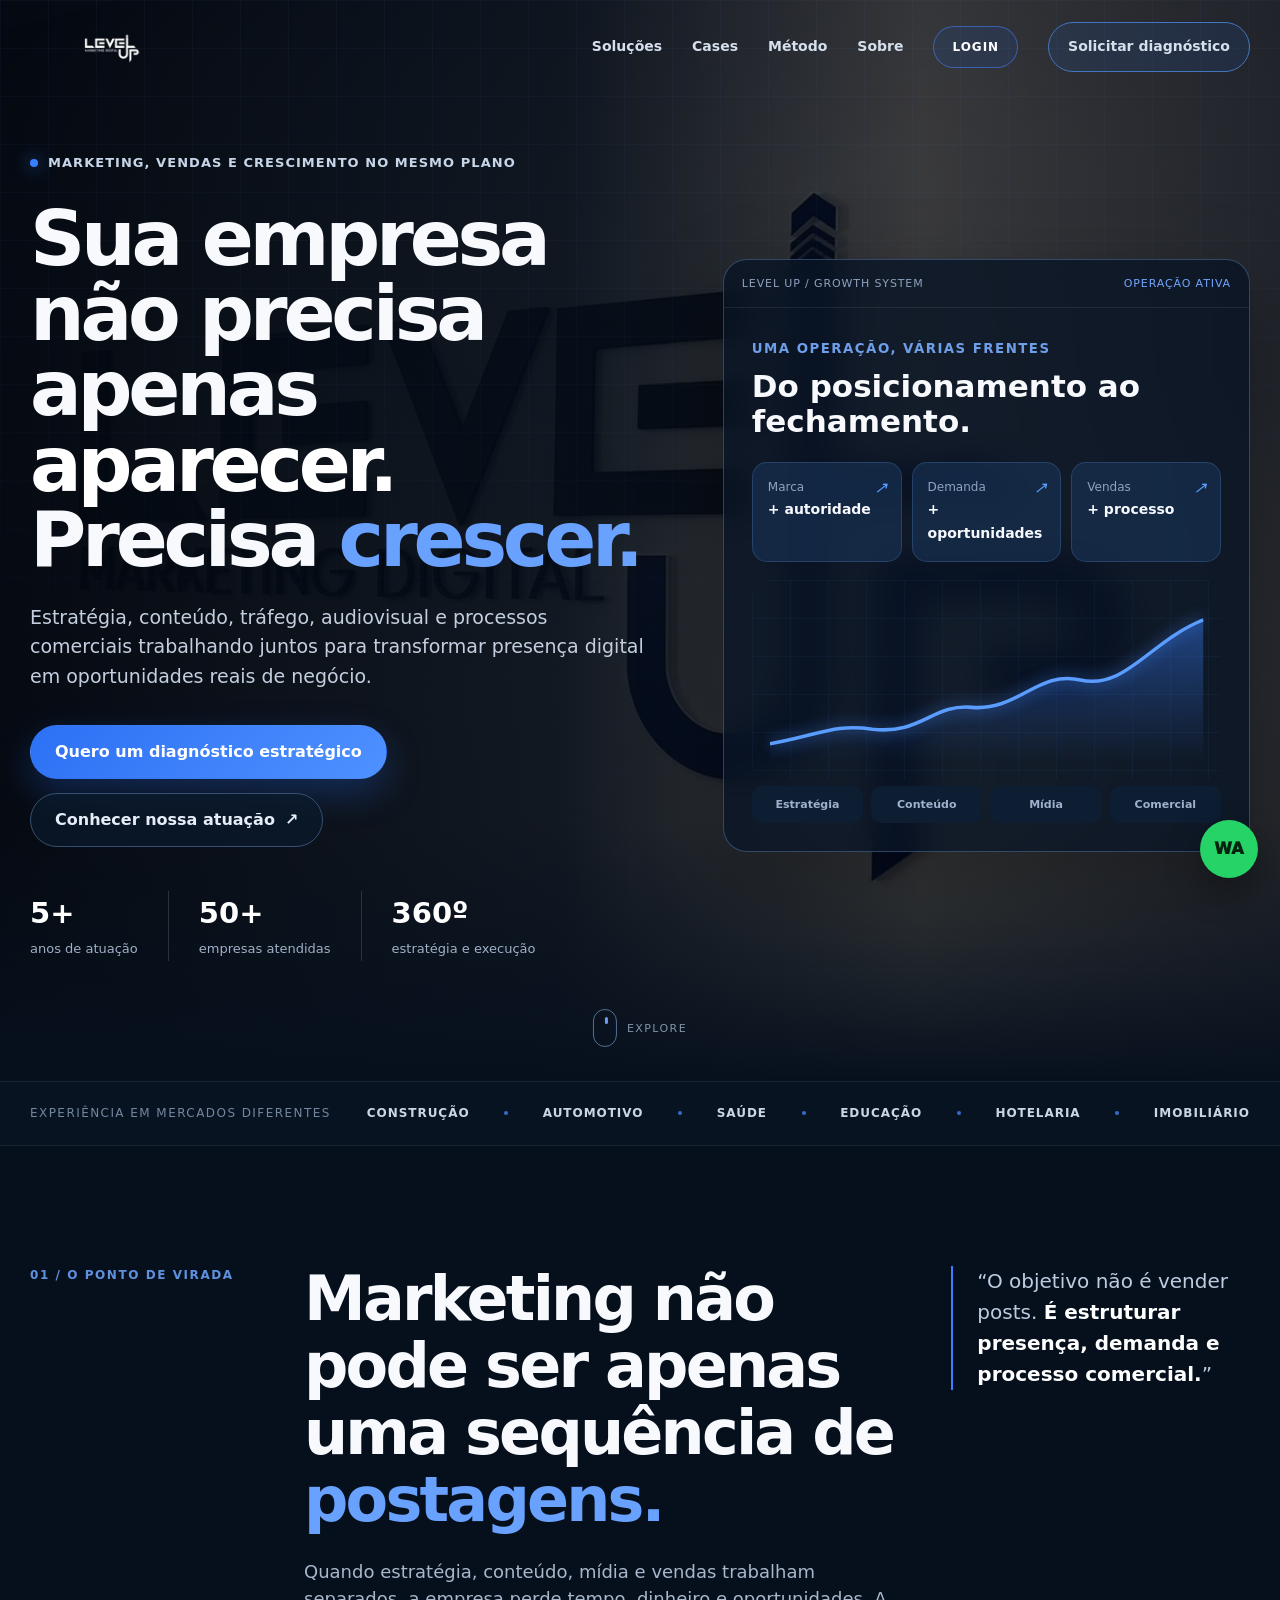
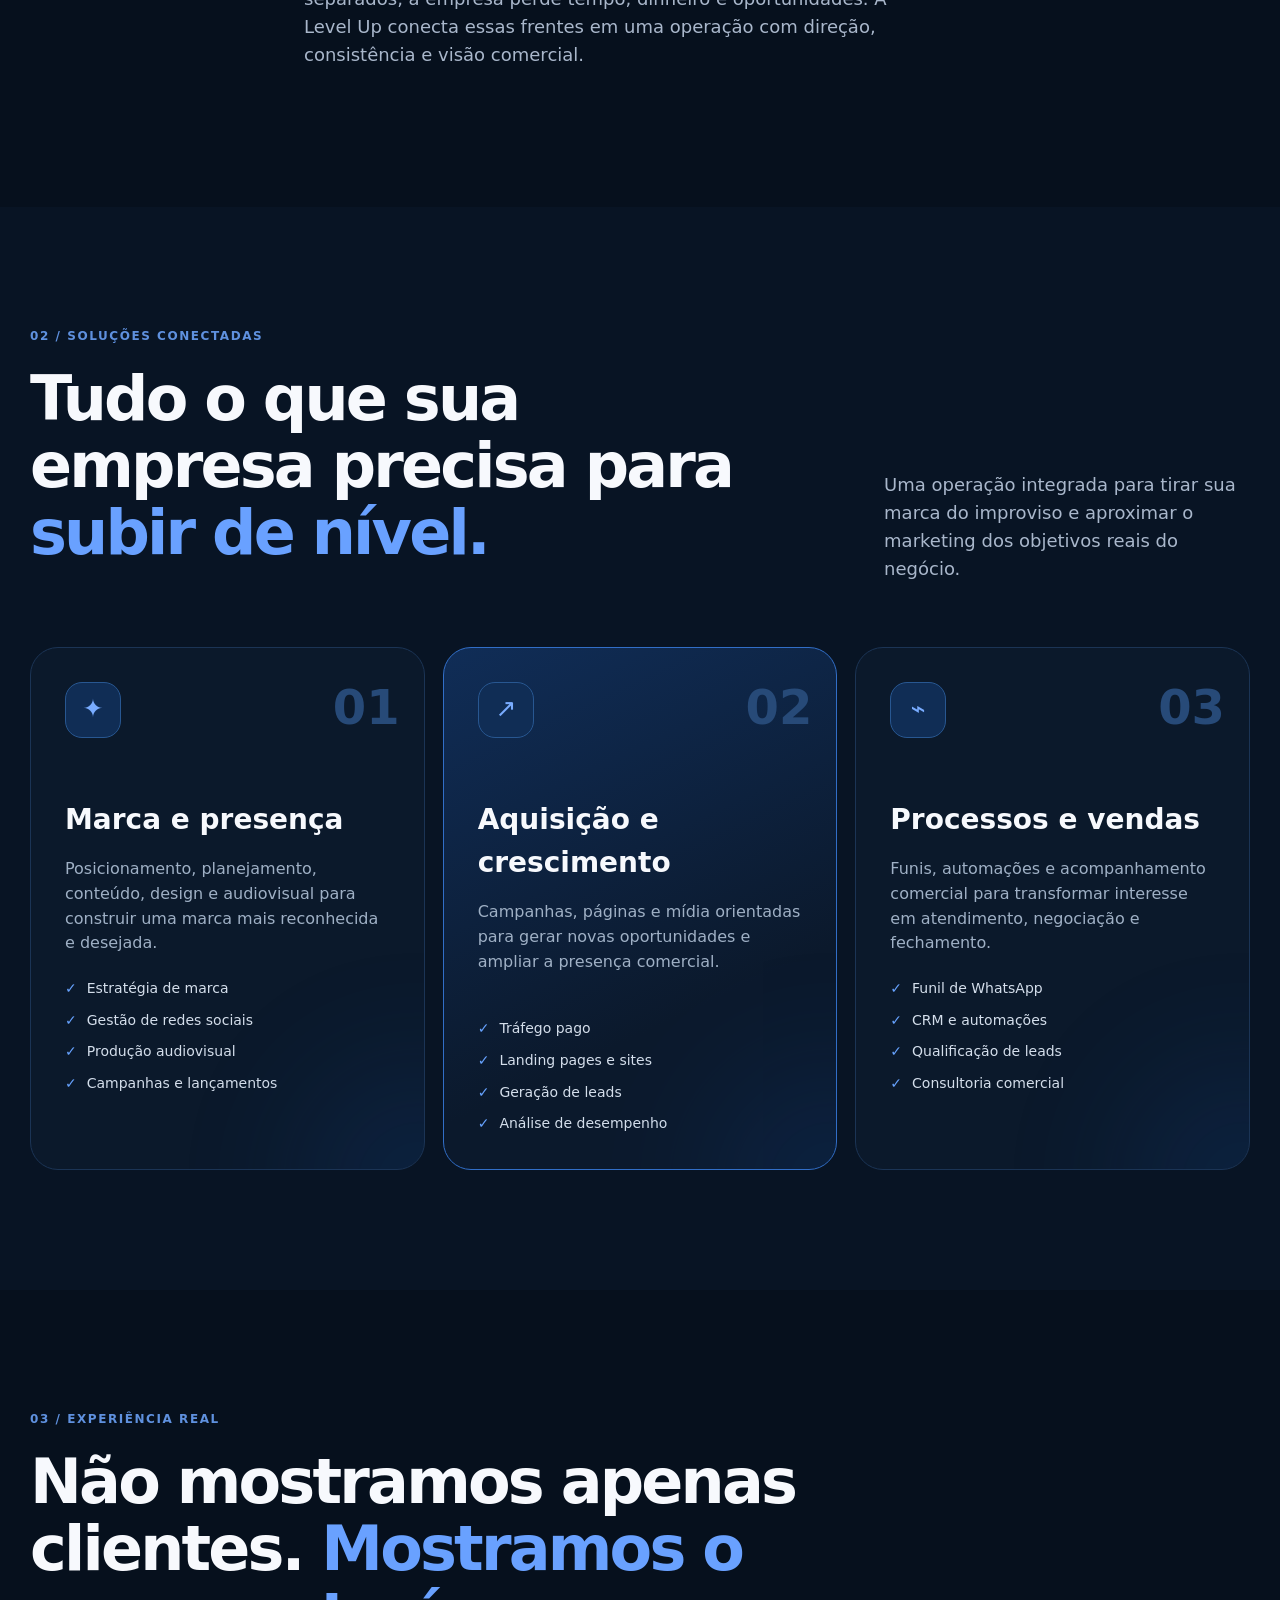
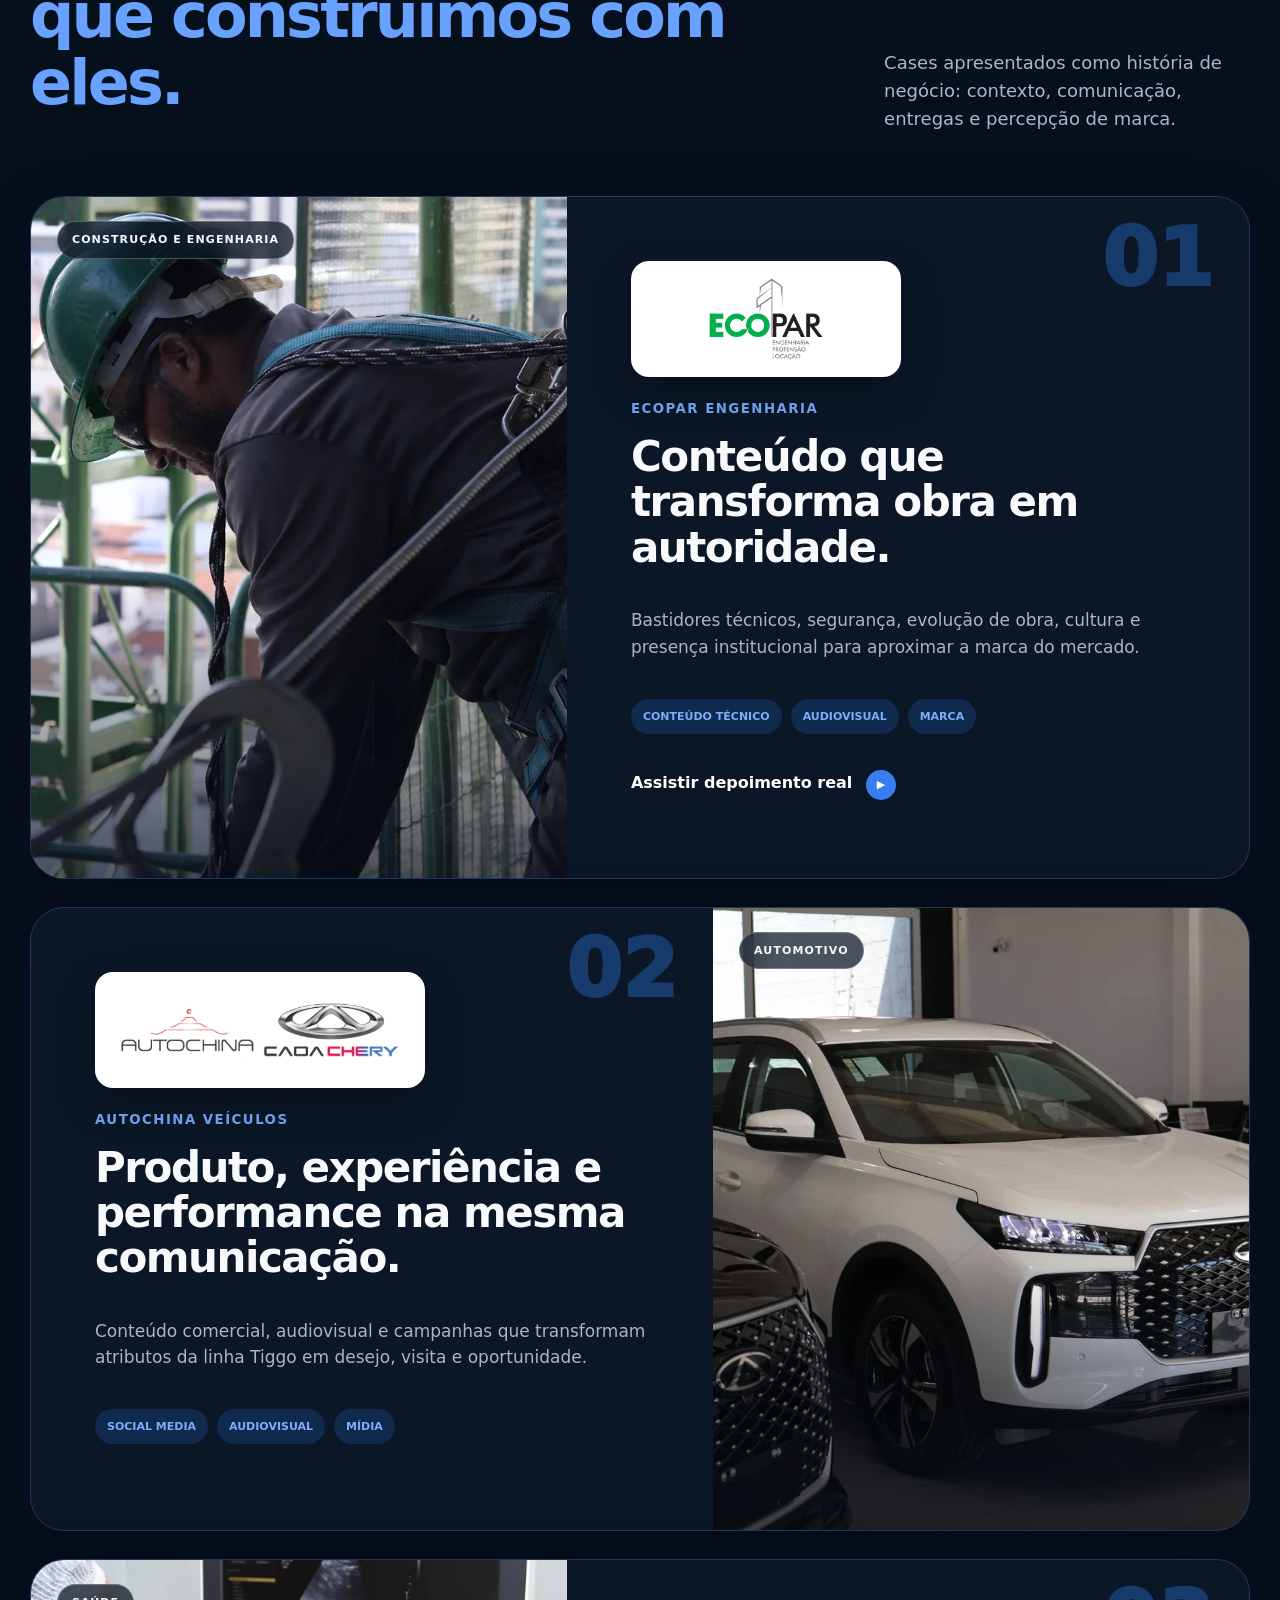
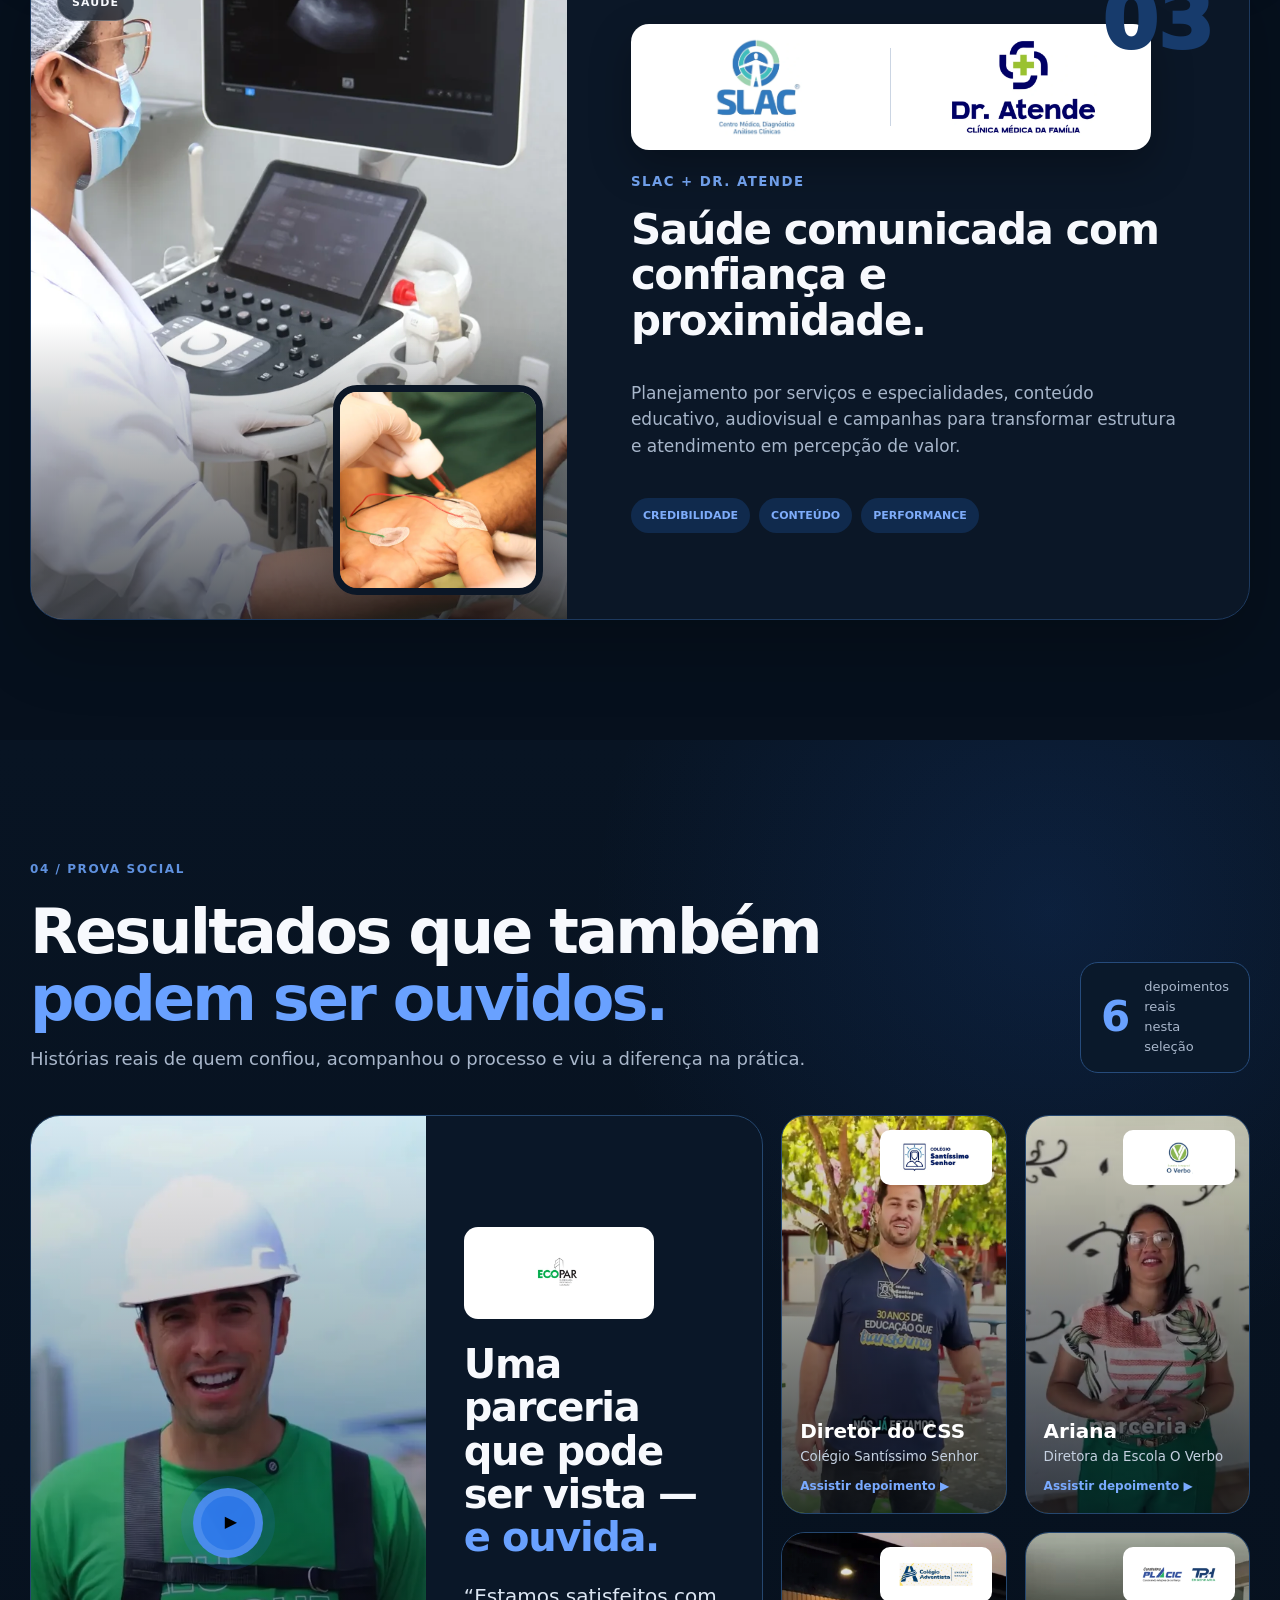
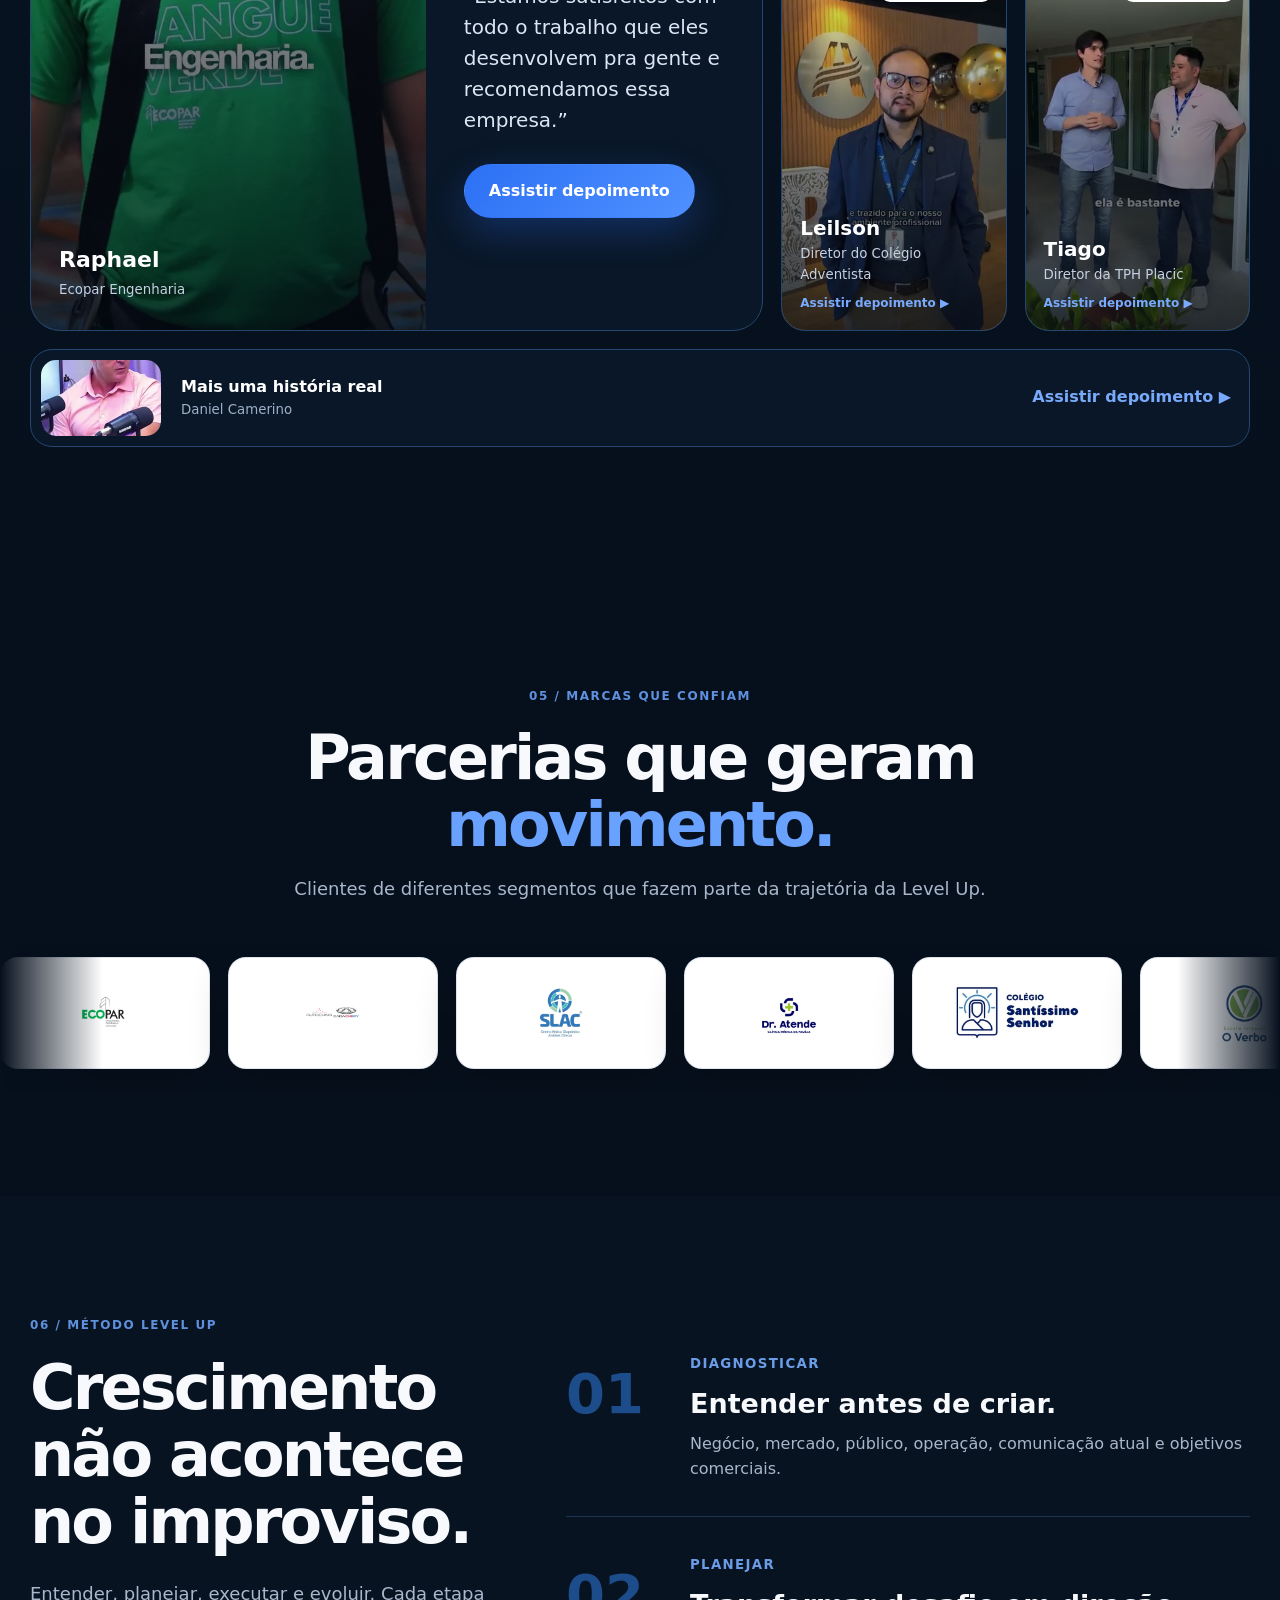
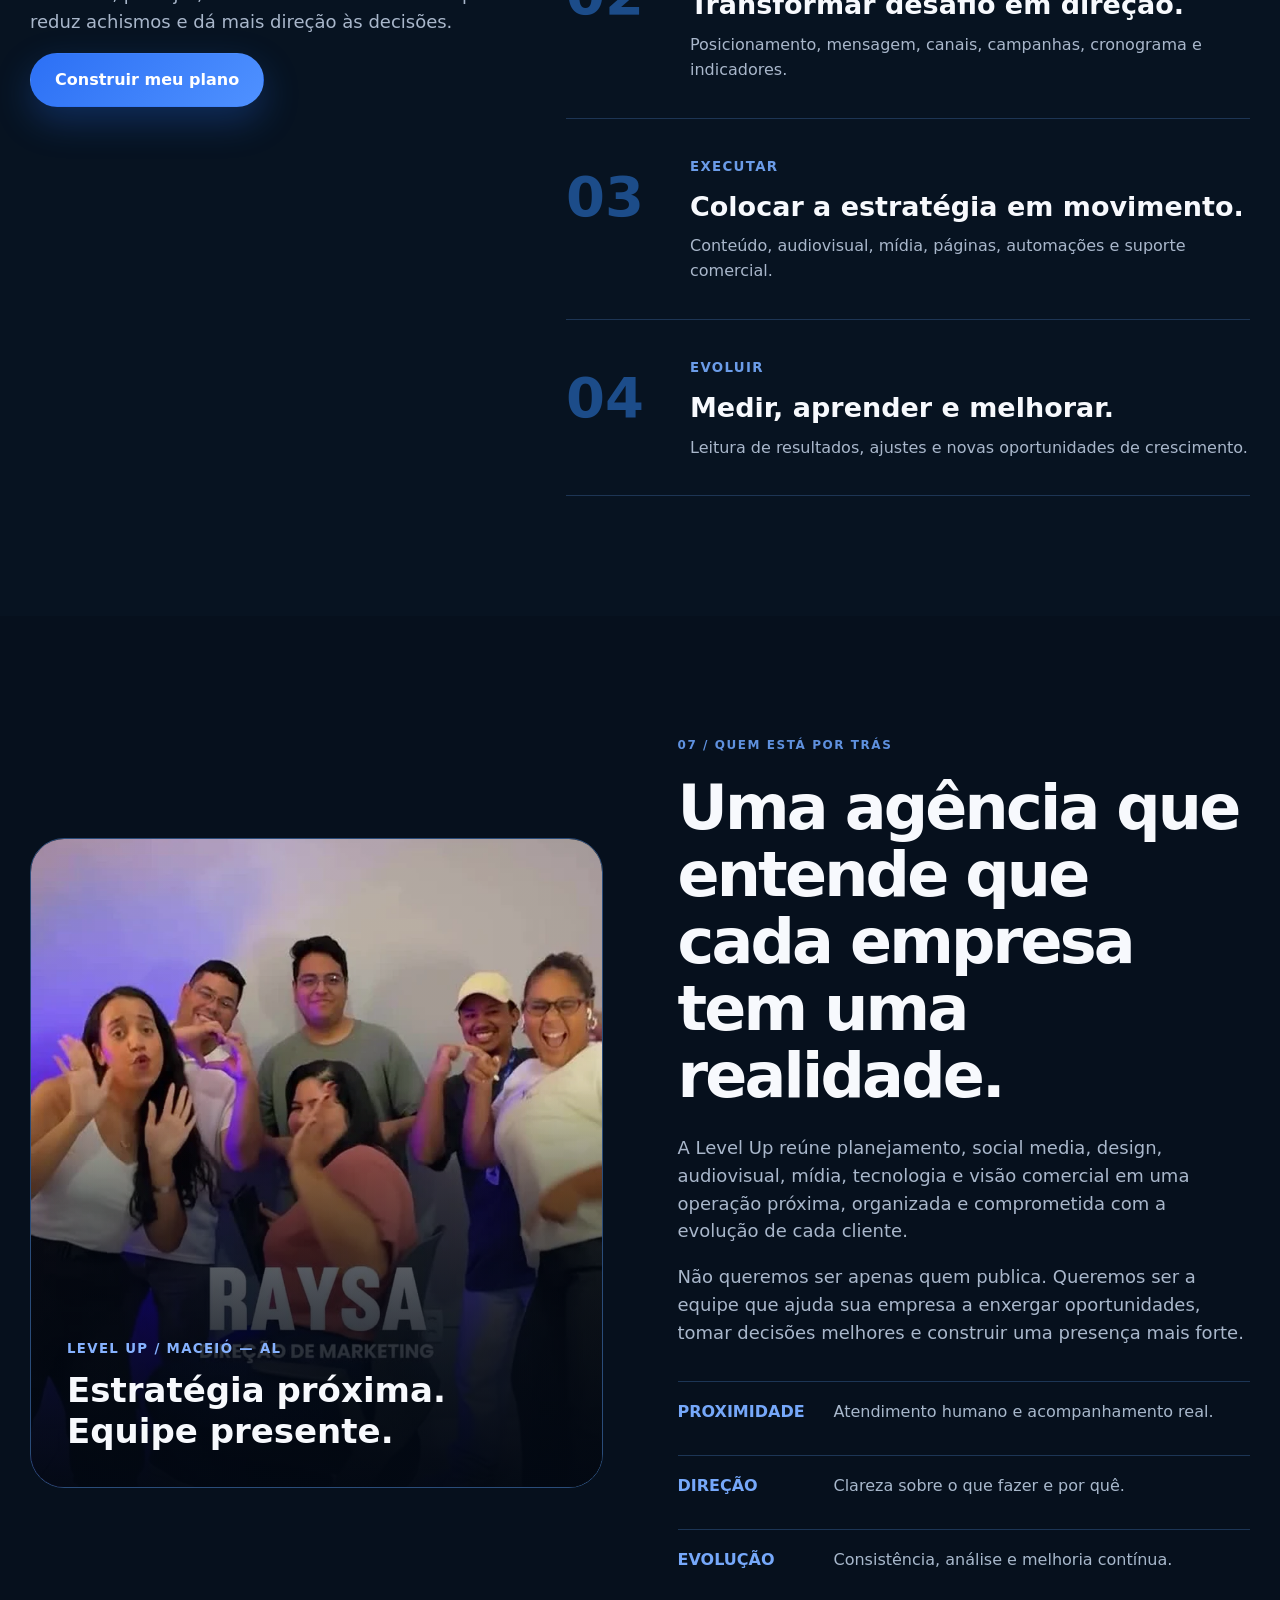
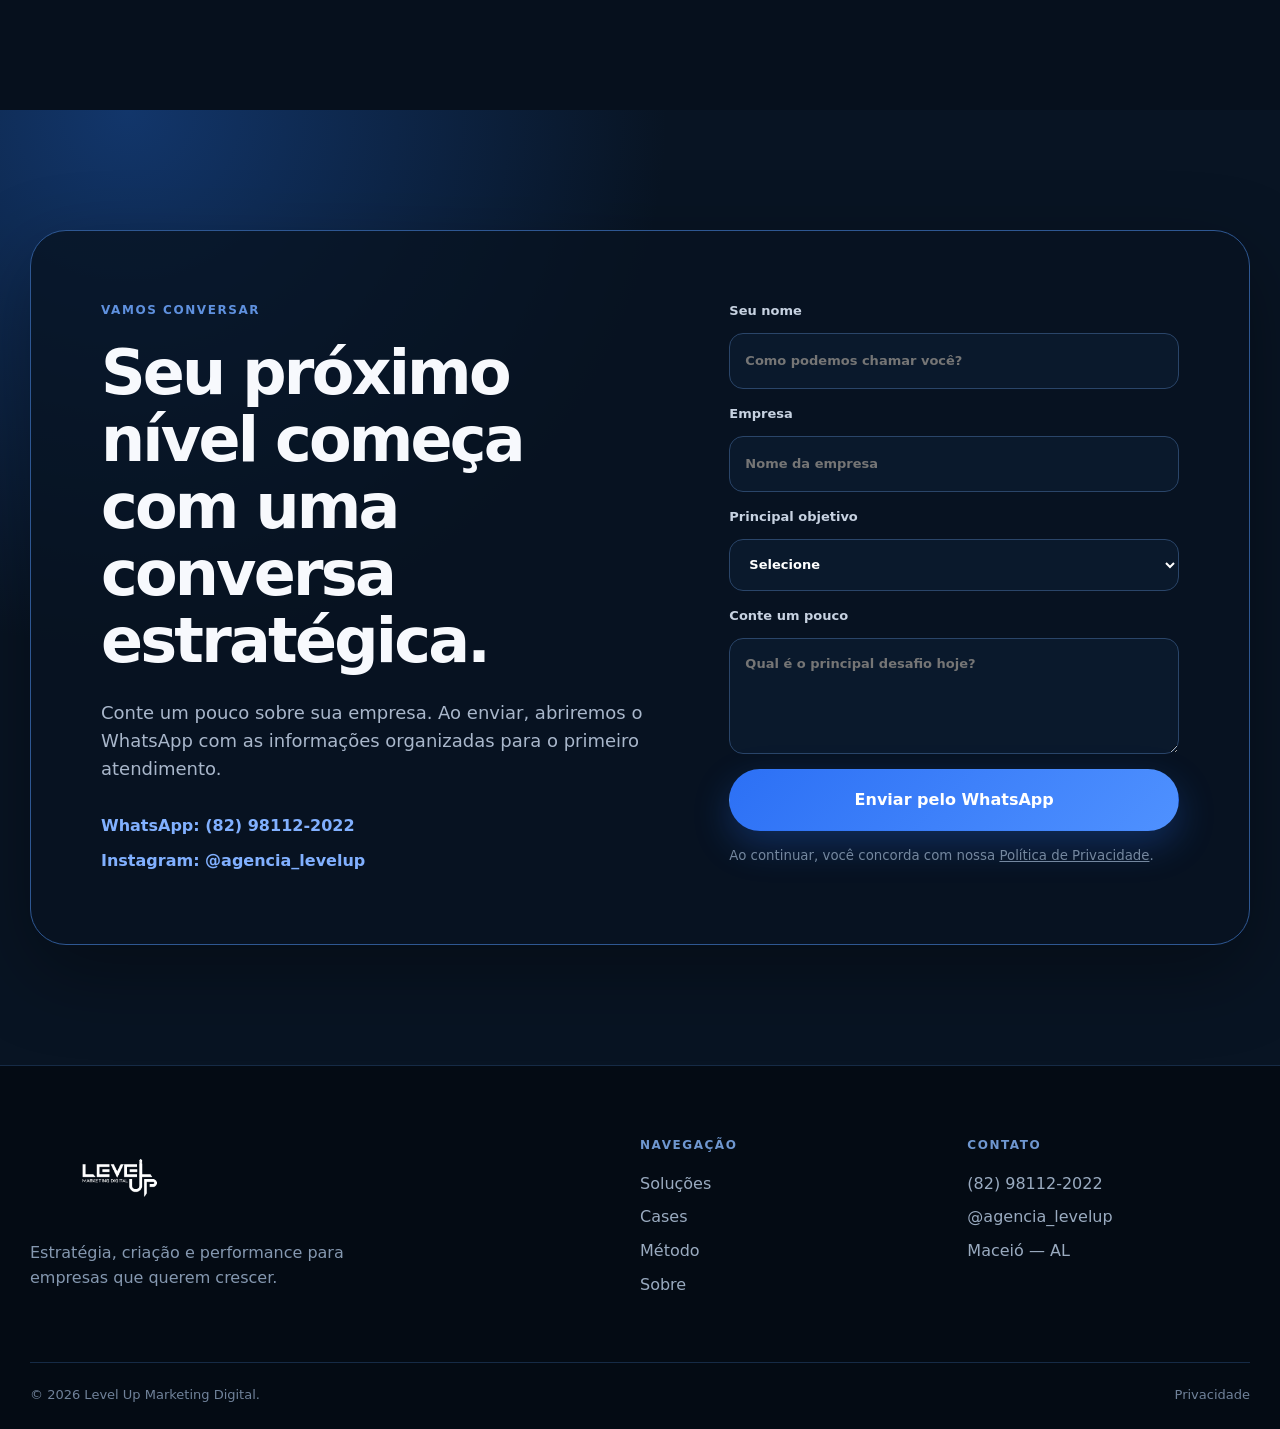
<file: index.html>
<!doctype html>
<html lang="pt-BR">
<head>
  <meta charset="utf-8">
  <meta name="viewport" content="width=device-width,initial-scale=1">
  <title>Level Up Marketing Digital | Estratégia para crescer</title>
  <meta name="description" content="Estratégia, conteúdo, tráfego pago, audiovisual, tecnologia e processos comerciais para transformar presença digital em crescimento.">
  <meta name="theme-color" content="#07101d">
  <meta property="og:title" content="Level Up Marketing Digital">
  <meta property="og:description" content="Sua empresa não precisa apenas aparecer. Precisa crescer.">
  <meta property="og:type" content="website">
  <meta property="og:url" content="https://mktlevelup.com.br/">
  <meta property="og:image" content="https://mktlevelup.com.br/assets/images/og-cover.jpg">
  <link rel="canonical" href="https://mktlevelup.com.br/">
  <link rel="icon" href="assets/images/favicon.png" type="image/png">
  <link rel="preload" href="assets/images/office-hero.webp" as="image" type="image/webp">
  <link rel="stylesheet" href="assets/css/style.css">
</head>
<body>
  <a class="skip-link" href="#conteudo">Pular para o conteúdo</a>
  <header class="header" id="topo">
    <div class="container nav-shell">
      <a class="brand" href="#topo" aria-label="Level Up Marketing Digital">
        <img src="assets/images/logo-white.png" alt="Level Up Marketing Digital" width="150" height="80">
      </a>
      <button class="menu-button" type="button" aria-label="Abrir menu" aria-expanded="false"><span></span><span></span></button>
      <nav class="nav" aria-label="Navegação principal">
        <a href="#solucoes">Soluções</a>
        <a href="#cases">Cases</a>
        <a href="#metodo">Método</a>
        <a href="#sobre">Sobre</a>
        <a class="nav-login" href="https://crm.mktlevelup.com.br/login" target="_blank" rel="noopener">LOGIN</a>
        <a class="nav-cta" href="#contato">Solicitar diagnóstico</a>
      </nav>
    </div>
  </header>

  <main id="conteudo">
    <section class="hero" aria-labelledby="hero-title">
      <div class="hero-photo" aria-hidden="true"></div>
      <div class="hero-grid" aria-hidden="true"></div>
      <div class="container hero-layout">
        <div class="hero-copy reveal">
          <span class="eyebrow"><i></i> Marketing, vendas e crescimento no mesmo plano</span>
          <h1 id="hero-title">Sua empresa não precisa apenas <em>aparecer.</em><br>Precisa <strong>crescer.</strong></h1>
          <p>Estratégia, conteúdo, tráfego, audiovisual e processos comerciais trabalhando juntos para transformar presença digital em oportunidades reais de negócio.</p>
          <div class="hero-actions">
            <a class="button primary" href="#contato">Quero um diagnóstico estratégico</a>
            <a class="button ghost" href="#cases">Conhecer nossa atuação <span>↗</span></a>
          </div>
          <div class="hero-proof" aria-label="Indicadores da agência">
            <div><b>5+</b><span>anos de atuação</span></div>
            <div><b>50+</b><span>empresas atendidas</span></div>
            <div><b>360º</b><span>estratégia e execução</span></div>
          </div>
        </div>
        <div class="hero-panel reveal delay-1">
          <div class="panel-top"><span>LEVEL UP / GROWTH SYSTEM</span><i>OPERAÇÃO ATIVA</i></div>
          <div class="panel-body">
            <small>UMA OPERAÇÃO, VÁRIAS FRENTES</small>
            <h2>Do posicionamento ao fechamento.</h2>
            <div class="panel-metrics">
              <article><span>Marca</span><b>+ autoridade</b><i>↗</i></article>
              <article><span>Demanda</span><b>+ oportunidades</b><i>↗</i></article>
              <article><span>Vendas</span><b>+ processo</b><i>↗</i></article>
            </div>
            <div class="growth-chart" aria-hidden="true">
              <svg viewBox="0 0 600 180" preserveAspectRatio="none">
                <defs><linearGradient id="fill" x1="0" y1="0" x2="0" y2="1"><stop offset="0" stop-color="#367fff" stop-opacity=".42"/><stop offset="1" stop-color="#367fff" stop-opacity="0"/></linearGradient></defs>
                <path class="chart-fill" d="M0 160 C70 150 88 138 142 144 C210 150 225 116 280 120 C344 124 372 79 430 90 C492 101 525 48 600 24 L600 180 L0 180Z"/>
                <path class="chart-line" d="M0 160 C70 150 88 138 142 144 C210 150 225 116 280 120 C344 124 372 79 430 90 C492 101 525 48 600 24"/>
              </svg>
            </div>
            <div class="panel-steps"><span>Estratégia</span><span>Conteúdo</span><span>Mídia</span><span>Comercial</span></div>
          </div>
        </div>
      </div>
      <a class="scroll-cue" href="#manifesto"><span></span>Explore</a>
    </section>

    <section class="segment-strip" aria-label="Segmentos atendidos">
      <div class="container strip-inner">
        <span>Experiência em mercados diferentes</span>
        <div><b>CONSTRUÇÃO</b><i></i><b>AUTOMOTIVO</b><i></i><b>SAÚDE</b><i></i><b>EDUCAÇÃO</b><i></i><b>HOTELARIA</b><i></i><b>IMOBILIÁRIO</b></div>
      </div>
    </section>

    <section class="section manifesto" id="manifesto">
      <div class="container manifesto-layout">
        <span class="section-index reveal">01 / O PONTO DE VIRADA</span>
        <div class="reveal delay-1"><h2>Marketing não pode ser apenas uma sequência de <strong>postagens.</strong></h2><p>Quando estratégia, conteúdo, mídia e vendas trabalham separados, a empresa perde tempo, dinheiro e oportunidades. A Level Up conecta essas frentes em uma operação com direção, consistência e visão comercial.</p></div>
        <blockquote class="reveal delay-2">“O objetivo não é vender posts. <strong>É estruturar presença, demanda e processo comercial.</strong>”</blockquote>
      </div>
    </section>

    <section class="section solutions" id="solucoes">
      <div class="container">
        <div class="section-head reveal"><div><span class="section-index">02 / SOLUÇÕES CONECTADAS</span><h2>Tudo o que sua empresa precisa para <strong>subir de nível.</strong></h2></div><p>Uma operação integrada para tirar sua marca do improviso e aproximar o marketing dos objetivos reais do negócio.</p></div>
        <div class="solution-grid">
          <article class="solution-card reveal"><span class="number">01</span><div class="icon">✦</div><h3>Marca e presença</h3><p>Posicionamento, planejamento, conteúdo, design e audiovisual para construir uma marca mais reconhecida e desejada.</p><ul><li>Estratégia de marca</li><li>Gestão de redes sociais</li><li>Produção audiovisual</li><li>Campanhas e lançamentos</li></ul></article>
          <article class="solution-card featured reveal delay-1"><span class="number">02</span><div class="icon">↗</div><h3>Aquisição e crescimento</h3><p>Campanhas, páginas e mídia orientadas para gerar novas oportunidades e ampliar a presença comercial.</p><ul><li>Tráfego pago</li><li>Landing pages e sites</li><li>Geração de leads</li><li>Análise de desempenho</li></ul></article>
          <article class="solution-card reveal delay-2"><span class="number">03</span><div class="icon">⌁</div><h3>Processos e vendas</h3><p>Funis, automações e acompanhamento comercial para transformar interesse em atendimento, negociação e fechamento.</p><ul><li>Funil de WhatsApp</li><li>CRM e automações</li><li>Qualificação de leads</li><li>Consultoria comercial</li></ul></article>
        </div>
      </div>
    </section>

    <section class="section cases" id="cases">
      <div class="container">
        <div class="section-head reveal"><div><span class="section-index">03 / EXPERIÊNCIA REAL</span><h2>Não mostramos apenas clientes. <strong>Mostramos o que construímos com eles.</strong></h2></div><p>Cases apresentados como história de negócio: contexto, comunicação, entregas e percepção de marca.</p></div>

        <article class="case case-ecopar reveal">
          <div class="case-media"><img src="assets/images/case-ecopar.webp" alt="Profissional da Ecopar trabalhando em obra" loading="lazy" width="1200" height="900"><span class="case-tag">CONSTRUÇÃO E ENGENHARIA</span></div>
          <div class="case-content"><span class="case-number">01</span><div class="case-brand"><img src="assets/images/logo-ecopar-large.webp" alt="Ecopar Engenharia" loading="lazy"></div><small>ECOPAR ENGENHARIA</small><h3>Conteúdo que transforma obra em autoridade.</h3><p>Bastidores técnicos, segurança, evolução de obra, cultura e presença institucional para aproximar a marca do mercado.</p><div class="chips"><span>CONTEÚDO TÉCNICO</span><span>AUDIOVISUAL</span><span>MARCA</span></div><button class="text-button video-open" data-video="assets/video/depoimento-raphael-ecopar.mp4" data-title="Raphael — Ecopar Engenharia">Assistir depoimento real <b>▶</b></button></div>
        </article>

        <article class="case case-autochina reveal">
          <div class="case-content"><span class="case-number">02</span><div class="case-brand"><img src="assets/images/logo-autochina-large.webp" alt="Autochina CAOA Chery" loading="lazy"></div><small>AUTOCHINA VEÍCULOS</small><h3>Produto, experiência e performance na mesma comunicação.</h3><p>Conteúdo comercial, audiovisual e campanhas que transformam atributos da linha Tiggo em desejo, visita e oportunidade.</p><div class="chips"><span>SOCIAL MEDIA</span><span>AUDIOVISUAL</span><span>MÍDIA</span></div></div>
          <div class="case-media"><img src="assets/images/case-autochina.webp" alt="Veículo Tiggo no showroom da Autochina" loading="lazy" width="1200" height="900"><span class="case-tag">AUTOMOTIVO</span></div>
        </article>

        <article class="case case-health reveal">
          <div class="case-media health-media"><img src="assets/images/case-health.webp" alt="Profissional realizando exame de ultrassonografia" loading="lazy" width="1200" height="900"><img class="health-detail" src="assets/images/health-detail.webp" alt="Detalhe de exame clínico" loading="lazy" width="640" height="640"><span class="case-tag">SAÚDE</span></div>
          <div class="case-content"><span class="case-number">03</span><div class="case-brand case-brand-duo"><img src="assets/images/logo-slac-large.webp" alt="SLAC Centro Médico" loading="lazy"><span></span><img src="assets/images/logo-dr-atende-large.webp" alt="Dr. Atende" loading="lazy"></div><small>SLAC + DR. ATENDE</small><h3>Saúde comunicada com confiança e proximidade.</h3><p>Planejamento por serviços e especialidades, conteúdo educativo, audiovisual e campanhas para transformar estrutura e atendimento em percepção de valor.</p><div class="chips"><span>CREDIBILIDADE</span><span>CONTEÚDO</span><span>PERFORMANCE</span></div></div>
        </article>
      </div>
    </section>

    <section class="section testimonial testimonials-showcase" aria-labelledby="testimonial-title">
      <div class="container">
        <div class="testimonial-heading reveal">
          <div><span class="section-index">04 / PROVA SOCIAL</span><h2 id="testimonial-title">Resultados que também <strong>podem ser ouvidos.</strong></h2><p>Histórias reais de quem confiou, acompanhou o processo e viu a diferença na prática.</p></div>
          <div class="testimonial-count"><b>6</b><span>depoimentos reais<br>nesta seleção</span></div>
        </div>
        <div class="testimonial-grid">
          <article class="testimonial-featured reveal">
            <button class="testimonial-video video-open t-raphael" data-video="assets/video/depoimento-raphael-ecopar.mp4" data-title="Raphael — Ecopar Engenharia" aria-label="Assistir depoimento de Raphael da Ecopar">
              <img src="assets/images/thumb-raphael.webp" alt="Raphael, da Ecopar, em depoimento" loading="lazy">
              <span class="video-shade"></span><span class="play compact"><i>▶</i></span>
              <span class="video-person"><b>Raphael</b><small>Ecopar Engenharia</small></span>
            </button>
            <div class="testimonial-featured-copy">
              <img class="testimonial-logo" src="assets/images/logo-ecopar.webp" alt="Ecopar Engenharia" loading="lazy">
              <h3>Uma parceria que pode ser vista — <strong>e ouvida.</strong></h3>
              <blockquote>“Estamos satisfeitos com todo o trabalho que eles desenvolvem pra gente e recomendamos essa empresa.”</blockquote>
              <button class="button primary video-open" data-video="assets/video/depoimento-raphael-ecopar.mp4" data-title="Raphael — Ecopar Engenharia">Assistir depoimento</button>
            </div>
          </article>
          <div class="testimonial-cards reveal delay-1">
            <button class="testimonial-card video-open t-css" data-video="assets/video/depoimento-diretor-css.mp4" data-title="Diretor — Colégio Santíssimo Senhor"><img src="assets/images/thumb-css.webp" alt="Diretor do Colégio Santíssimo Senhor" loading="lazy"><span class="video-shade"></span><img class="mini-logo" src="assets/images/logo-css.webp" alt="Colégio Santíssimo Senhor"><span class="card-copy"><b>Diretor do CSS</b><small>Colégio Santíssimo Senhor</small><em>Assistir depoimento ▶</em></span></button>
            <button class="testimonial-card video-open t-overbo" data-video="assets/video/depoimento-ariana-o-verbo.mp4" data-title="Ariana — Escola O Verbo"><img src="assets/images/thumb-o-verbo.webp" alt="Ariana, diretora da Escola O Verbo" loading="lazy"><span class="video-shade"></span><img class="mini-logo" src="assets/images/logo-o-verbo.webp" alt="Escola O Verbo"><span class="card-copy"><b>Ariana</b><small>Diretora da Escola O Verbo</small><em>Assistir depoimento ▶</em></span></button>
            <button class="testimonial-card video-open t-adventista" data-video="assets/video/depoimento-leilson-adventista.mp4" data-title="Leilson — Colégio Adventista de Maceió"><img src="assets/images/thumb-adventista.webp" alt="Leilson, diretor do Colégio Adventista de Maceió" loading="lazy"><span class="video-shade"></span><img class="mini-logo" src="assets/images/logo-adventista.webp" alt="Colégio Adventista de Maceió"><span class="card-copy"><b>Leilson</b><small>Diretor do Colégio Adventista</small><em>Assistir depoimento ▶</em></span></button>
            <button class="testimonial-card video-open t-tph" data-video="assets/video/depoimento-tiago-tph.mp4" data-title="Tiago — TPH Placic"><img src="assets/images/thumb-tph.webp" alt="Tiago, diretor da TPH Placic" loading="lazy"><span class="video-shade"></span><img class="mini-logo" src="assets/images/logo-tph.webp" alt="TPH Placic"><span class="card-copy"><b>Tiago</b><small>Diretor da TPH Placic</small><em>Assistir depoimento ▶</em></span></button>
          </div>
        </div>
        <button class="testimonial-wide video-open reveal t-daniel" data-video="assets/video/depoimento-daniel-camerino.mp4" data-title="Daniel Camerino — depoimento"><img src="assets/images/thumb-daniel.webp" alt="Depoimento de Daniel Camerino" loading="lazy"><span><b>Mais uma história real</b><small>Daniel Camerino</small></span><em>Assistir depoimento ▶</em></button>
      </div>
    </section>

    <section class="section clients" aria-labelledby="clients-title">
      <div class="container">
        <div class="clients-heading reveal"><span class="section-index">05 / MARCAS QUE CONFIAM</span><h2 id="clients-title">Parcerias que geram <strong>movimento.</strong></h2><p>Clientes de diferentes segmentos que fazem parte da trajetória da Level Up.</p></div>
      </div>
      <div class="logo-marquee" aria-label="Clientes da Level Up">
        <div class="logo-track">
          <img src="assets/images/logo-ecopar.webp" alt="Ecopar"><img src="assets/images/logo-autochina.webp" alt="Autochina"><img src="assets/images/logo-slac.webp" alt="SLAC"><img src="assets/images/logo-dr-atende.webp" alt="Dr. Atende"><img src="assets/images/logo-css.webp" alt="Colégio Santíssimo Senhor"><img src="assets/images/logo-o-verbo.webp" alt="Escola O Verbo"><img src="assets/images/logo-adventista.webp" alt="Colégio Adventista"><img src="assets/images/logo-tph.webp" alt="TPH Placic"><img src="assets/images/logo-posturale.webp" alt="Posturale"><img src="assets/images/logo-guarde-in-box.webp" alt="Guarde In Box"><img src="assets/images/logo-rocha.webp" alt="Rocha Empreendimentos"><img src="assets/images/logo-sacramento.webp" alt="Colégio Sacramento"><img src="assets/images/logo-marinho.webp" alt="Marinho AutoCenter"><img src="assets/images/logo-deck.webp" alt="Deck"><img src="assets/images/logo-bela-vista.webp" alt="Bela Vista II"><img src="assets/images/logo-hoteis.webp" alt="Hotéis Pajuçara">
          <img src="assets/images/logo-ecopar.webp" alt=""><img src="assets/images/logo-autochina.webp" alt=""><img src="assets/images/logo-slac.webp" alt=""><img src="assets/images/logo-dr-atende.webp" alt=""><img src="assets/images/logo-css.webp" alt=""><img src="assets/images/logo-o-verbo.webp" alt=""><img src="assets/images/logo-adventista.webp" alt=""><img src="assets/images/logo-tph.webp" alt=""><img src="assets/images/logo-posturale.webp" alt=""><img src="assets/images/logo-guarde-in-box.webp" alt=""><img src="assets/images/logo-rocha.webp" alt=""><img src="assets/images/logo-sacramento.webp" alt=""><img src="assets/images/logo-marinho.webp" alt=""><img src="assets/images/logo-deck.webp" alt=""><img src="assets/images/logo-bela-vista.webp" alt=""><img src="assets/images/logo-hoteis.webp" alt="">
        </div>
      </div>
    </section>

    <section class="section method" id="metodo">
      <div class="container method-layout">
        <div class="method-copy reveal"><span class="section-index">06 / MÉTODO LEVEL UP</span><h2>Crescimento não acontece no improviso.</h2><p>Entender, planejar, executar e evoluir. Cada etapa reduz achismos e dá mais direção às decisões.</p><a class="button primary" href="#contato">Construir meu plano</a></div>
        <div class="method-steps">
          <article class="reveal"><b>01</b><div><small>DIAGNOSTICAR</small><h3>Entender antes de criar.</h3><p>Negócio, mercado, público, operação, comunicação atual e objetivos comerciais.</p></div></article>
          <article class="reveal delay-1"><b>02</b><div><small>PLANEJAR</small><h3>Transformar desafio em direção.</h3><p>Posicionamento, mensagem, canais, campanhas, cronograma e indicadores.</p></div></article>
          <article class="reveal delay-2"><b>03</b><div><small>EXECUTAR</small><h3>Colocar a estratégia em movimento.</h3><p>Conteúdo, audiovisual, mídia, páginas, automações e suporte comercial.</p></div></article>
          <article class="reveal delay-3"><b>04</b><div><small>EVOLUIR</small><h3>Medir, aprender e melhorar.</h3><p>Leitura de resultados, ajustes e novas oportunidades de crescimento.</p></div></article>
        </div>
      </div>
    </section>

    <section class="section about" id="sobre">
      <div class="container about-layout">
        <div class="about-photo about-video reveal">
          <video autoplay muted loop playsinline preload="metadata" poster="assets/images/equipe-level-up-poster.webp" aria-label="Equipe da Level Up Marketing Digital">
            <source src="assets/video/equipe-level-up.mp4" type="video/mp4">
          </video>
          <div><small>LEVEL UP / MACEIÓ — AL</small><b>Estratégia próxima.<br>Equipe presente.</b></div>
        </div>
        <div class="about-copy reveal delay-1"><span class="section-index">07 / QUEM ESTÁ POR TRÁS</span><h2>Uma agência que entende que cada empresa tem uma realidade.</h2><p>A Level Up reúne planejamento, social media, design, audiovisual, mídia, tecnologia e visão comercial em uma operação próxima, organizada e comprometida com a evolução de cada cliente.</p><p>Não queremos ser apenas quem publica. Queremos ser a equipe que ajuda sua empresa a enxergar oportunidades, tomar decisões melhores e construir uma presença mais forte.</p><div class="values"><article><b>PROXIMIDADE</b><span>Atendimento humano e acompanhamento real.</span></article><article><b>DIREÇÃO</b><span>Clareza sobre o que fazer e por quê.</span></article><article><b>EVOLUÇÃO</b><span>Consistência, análise e melhoria contínua.</span></article></div></div>
      </div>
    </section>

    <section class="section contact" id="contato">
      <div class="container contact-shell">
        <div class="contact-copy reveal"><span class="section-index">VAMOS CONVERSAR</span><h2>Seu próximo nível começa com uma conversa estratégica.</h2><p>Conte um pouco sobre sua empresa. Ao enviar, abriremos o WhatsApp com as informações organizadas para o primeiro atendimento.</p><div class="contact-direct"><a href="https://wa.me/5582981122022" target="_blank" rel="noopener">WhatsApp: (82) 98112-2022</a><a href="https://www.instagram.com/agencia_levelup/" target="_blank" rel="noopener">Instagram: @agencia_levelup</a></div></div>
        <form class="contact-form reveal delay-1" id="leadForm">
          <label>Seu nome<input name="nome" type="text" autocomplete="name" required placeholder="Como podemos chamar você?"></label>
          <label>Empresa<input name="empresa" type="text" autocomplete="organization" required placeholder="Nome da empresa"></label>
          <label>Principal objetivo<select name="objetivo" required><option value="">Selecione</option><option>Fortalecer a marca</option><option>Gerar mais oportunidades</option><option>Organizar marketing e vendas</option><option>Produzir conteúdo e audiovisual</option><option>Outro objetivo</option></select></label>
          <label>Conte um pouco<textarea name="mensagem" rows="4" placeholder="Qual é o principal desafio hoje?"></textarea></label>
          <button class="button primary" type="submit">Enviar pelo WhatsApp</button>
          <small>Ao continuar, você concorda com nossa <a href="privacidade.html">Política de Privacidade</a>.</small>
        </form>
      </div>
    </section>
  </main>

  <footer class="footer">
    <div class="container footer-grid"><div><img src="assets/images/logo-white.png" alt="Level Up Marketing Digital" width="150" height="80"><p>Estratégia, criação e performance para empresas que querem crescer.</p></div><div><b>NAVEGAÇÃO</b><a href="#solucoes">Soluções</a><a href="#cases">Cases</a><a href="#metodo">Método</a><a href="#sobre">Sobre</a></div><div><b>CONTATO</b><a href="https://wa.me/5582981122022" target="_blank" rel="noopener">(82) 98112-2022</a><a href="https://www.instagram.com/agencia_levelup/" target="_blank" rel="noopener">@agencia_levelup</a><span>Maceió — AL</span></div></div>
    <div class="container footer-bottom"><span>© <span id="year"></span> Level Up Marketing Digital.</span><a href="privacidade.html">Privacidade</a></div>
  </footer>

  <div class="video-modal" aria-hidden="true" role="dialog" aria-modal="true" aria-labelledby="videoTitle">
    <div class="modal-backdrop" data-close></div>
    <div class="modal-card"><button class="modal-close" type="button" aria-label="Fechar vídeo" data-close>×</button><h2 id="videoTitle">Depoimento</h2><video controls playsinline preload="metadata" poster="assets/images/testimonial-raphael.webp"></video></div>
  </div>
  <a class="whatsapp-float" href="https://wa.me/5582981122022?text=Ol%C3%A1%2C%20conheci%20a%20Level%20Up%20pelo%20site%20e%20quero%20conversar." target="_blank" rel="noopener" aria-label="Falar no WhatsApp">WA</a>
  <script src="assets/js/main.js"></script>
</body>
</html>
</file>
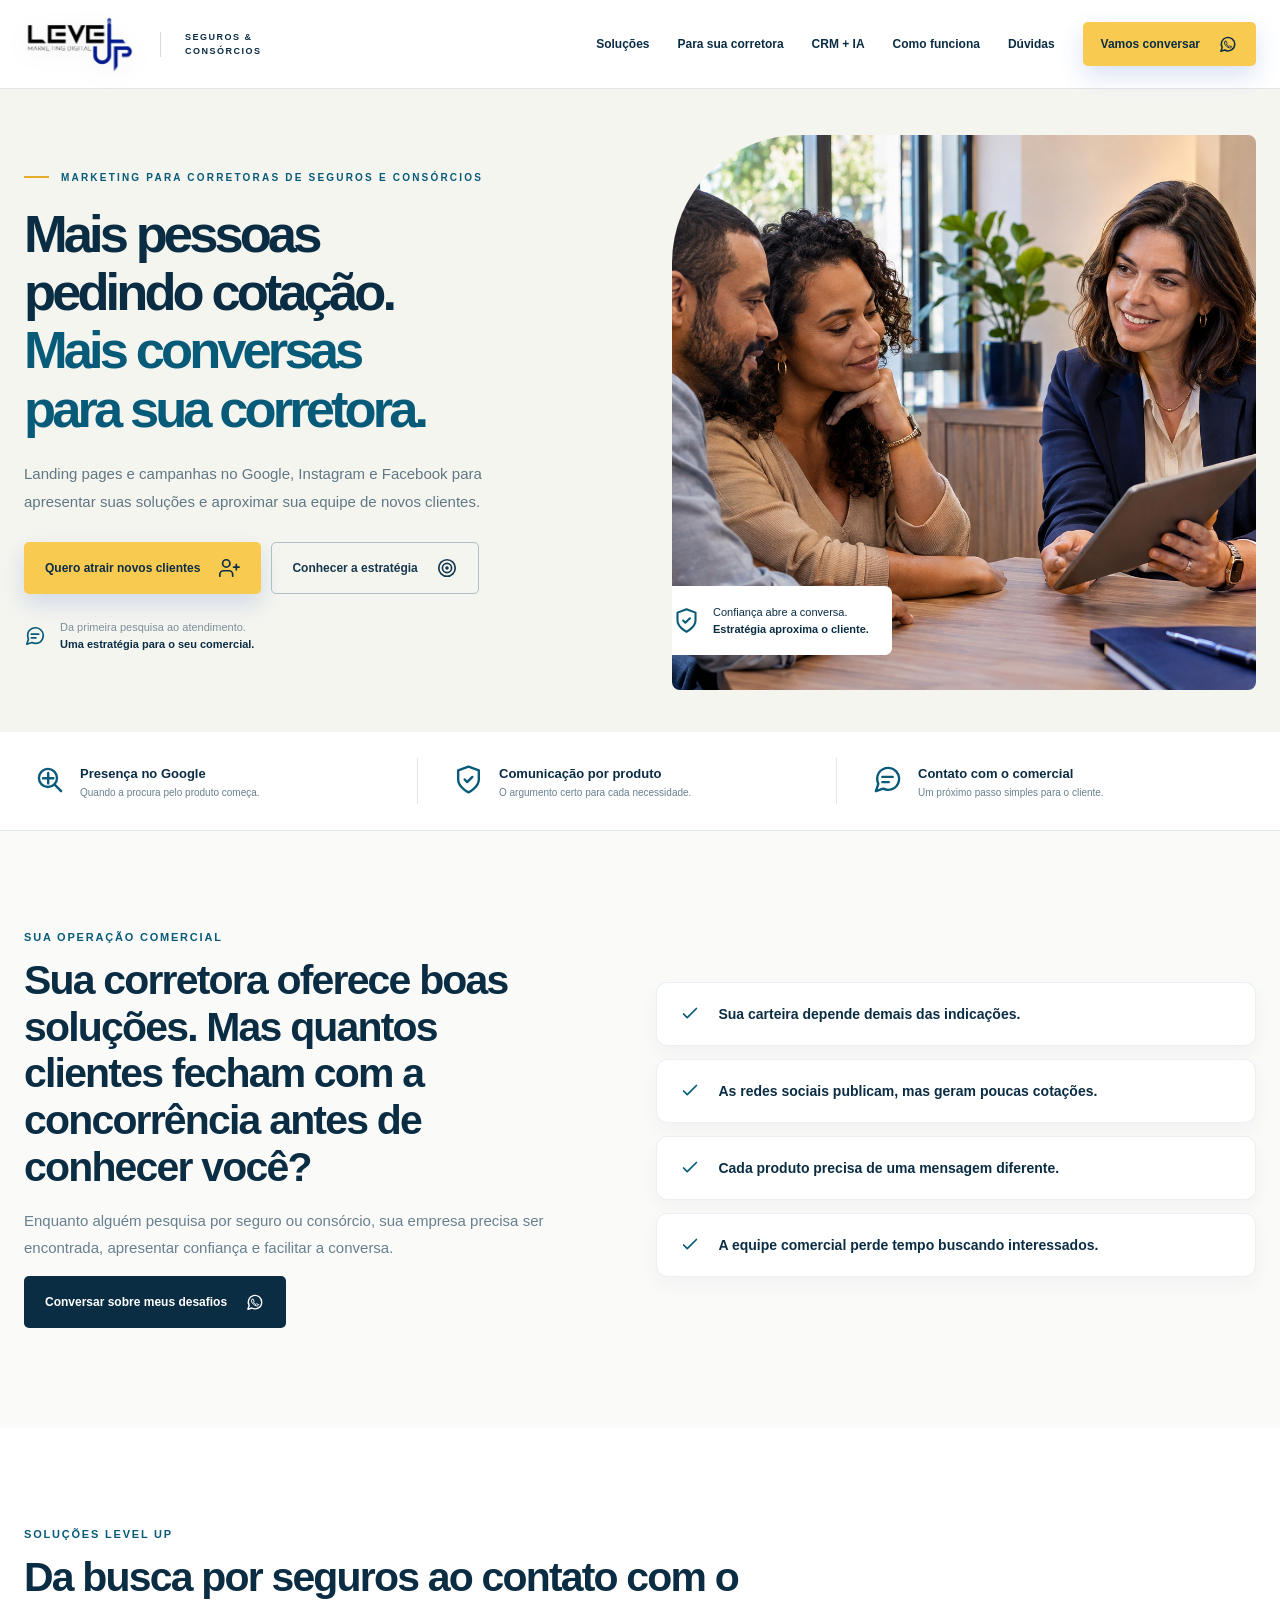
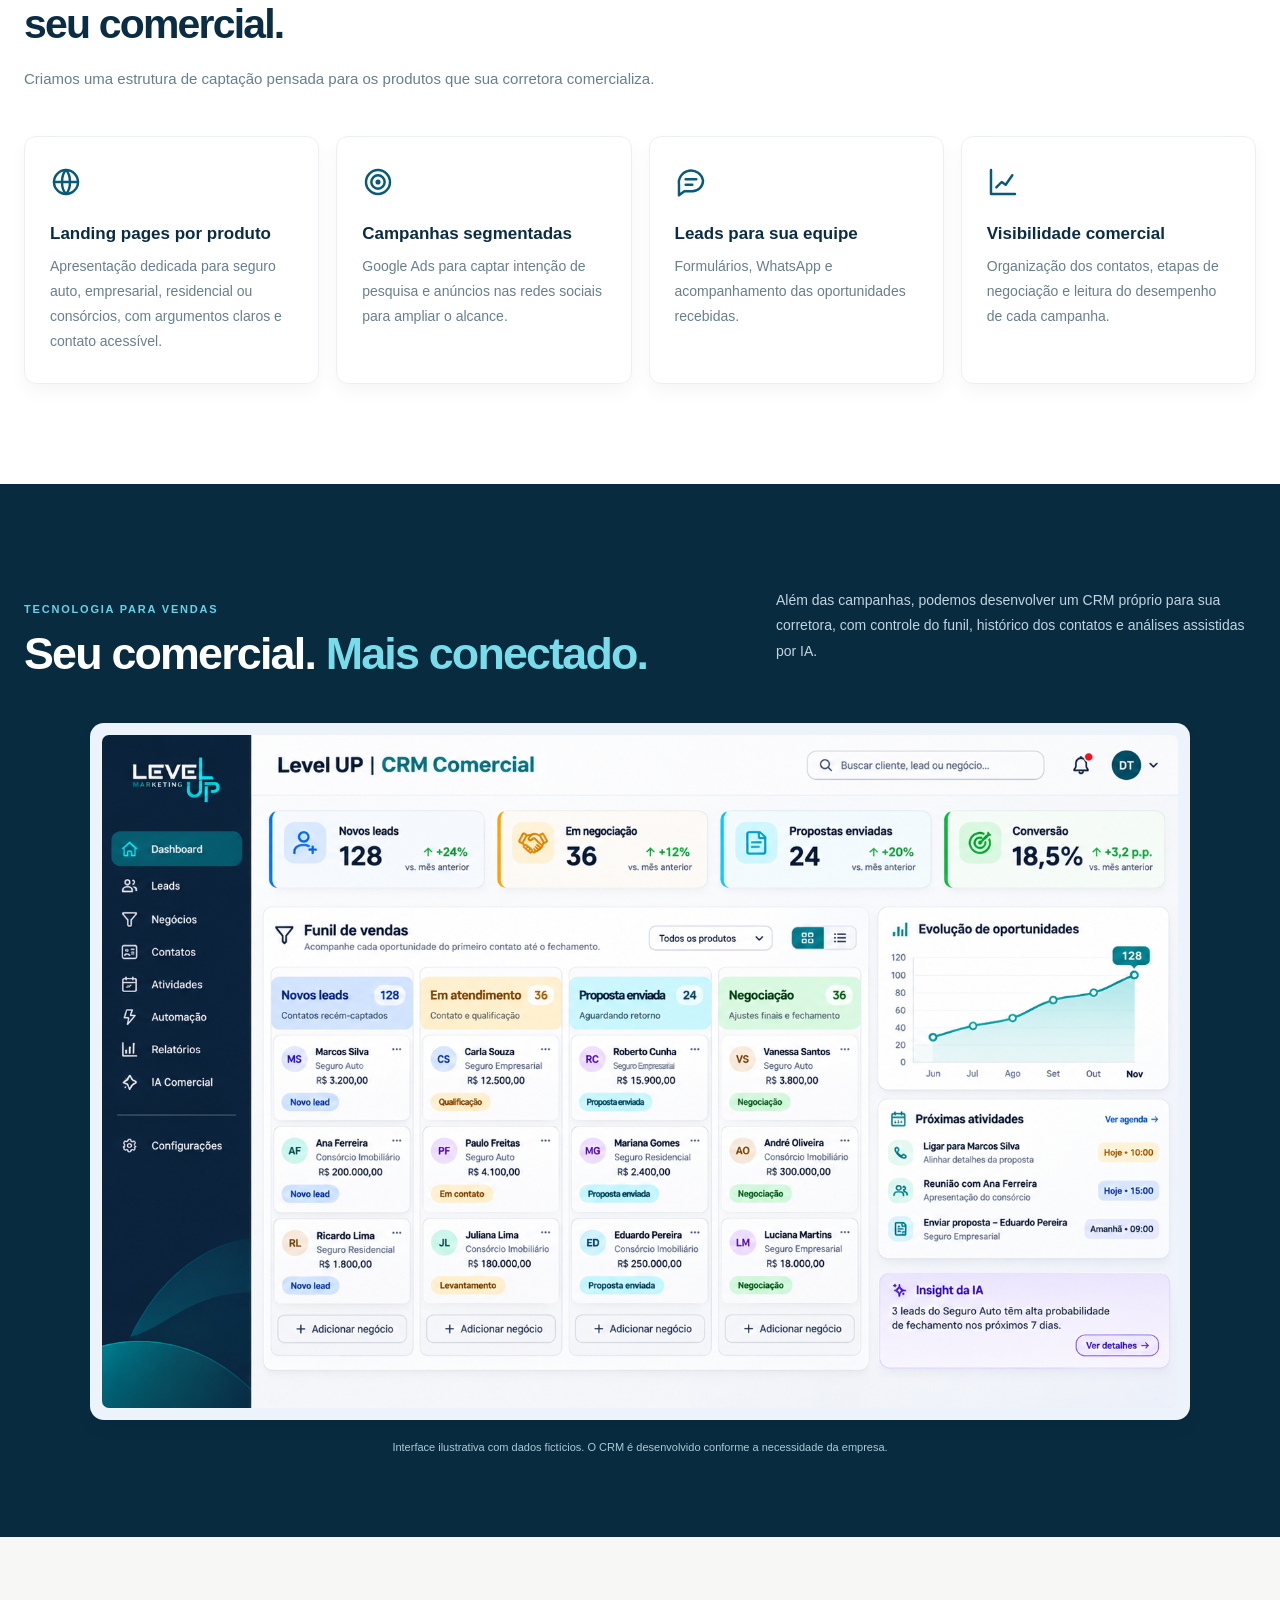
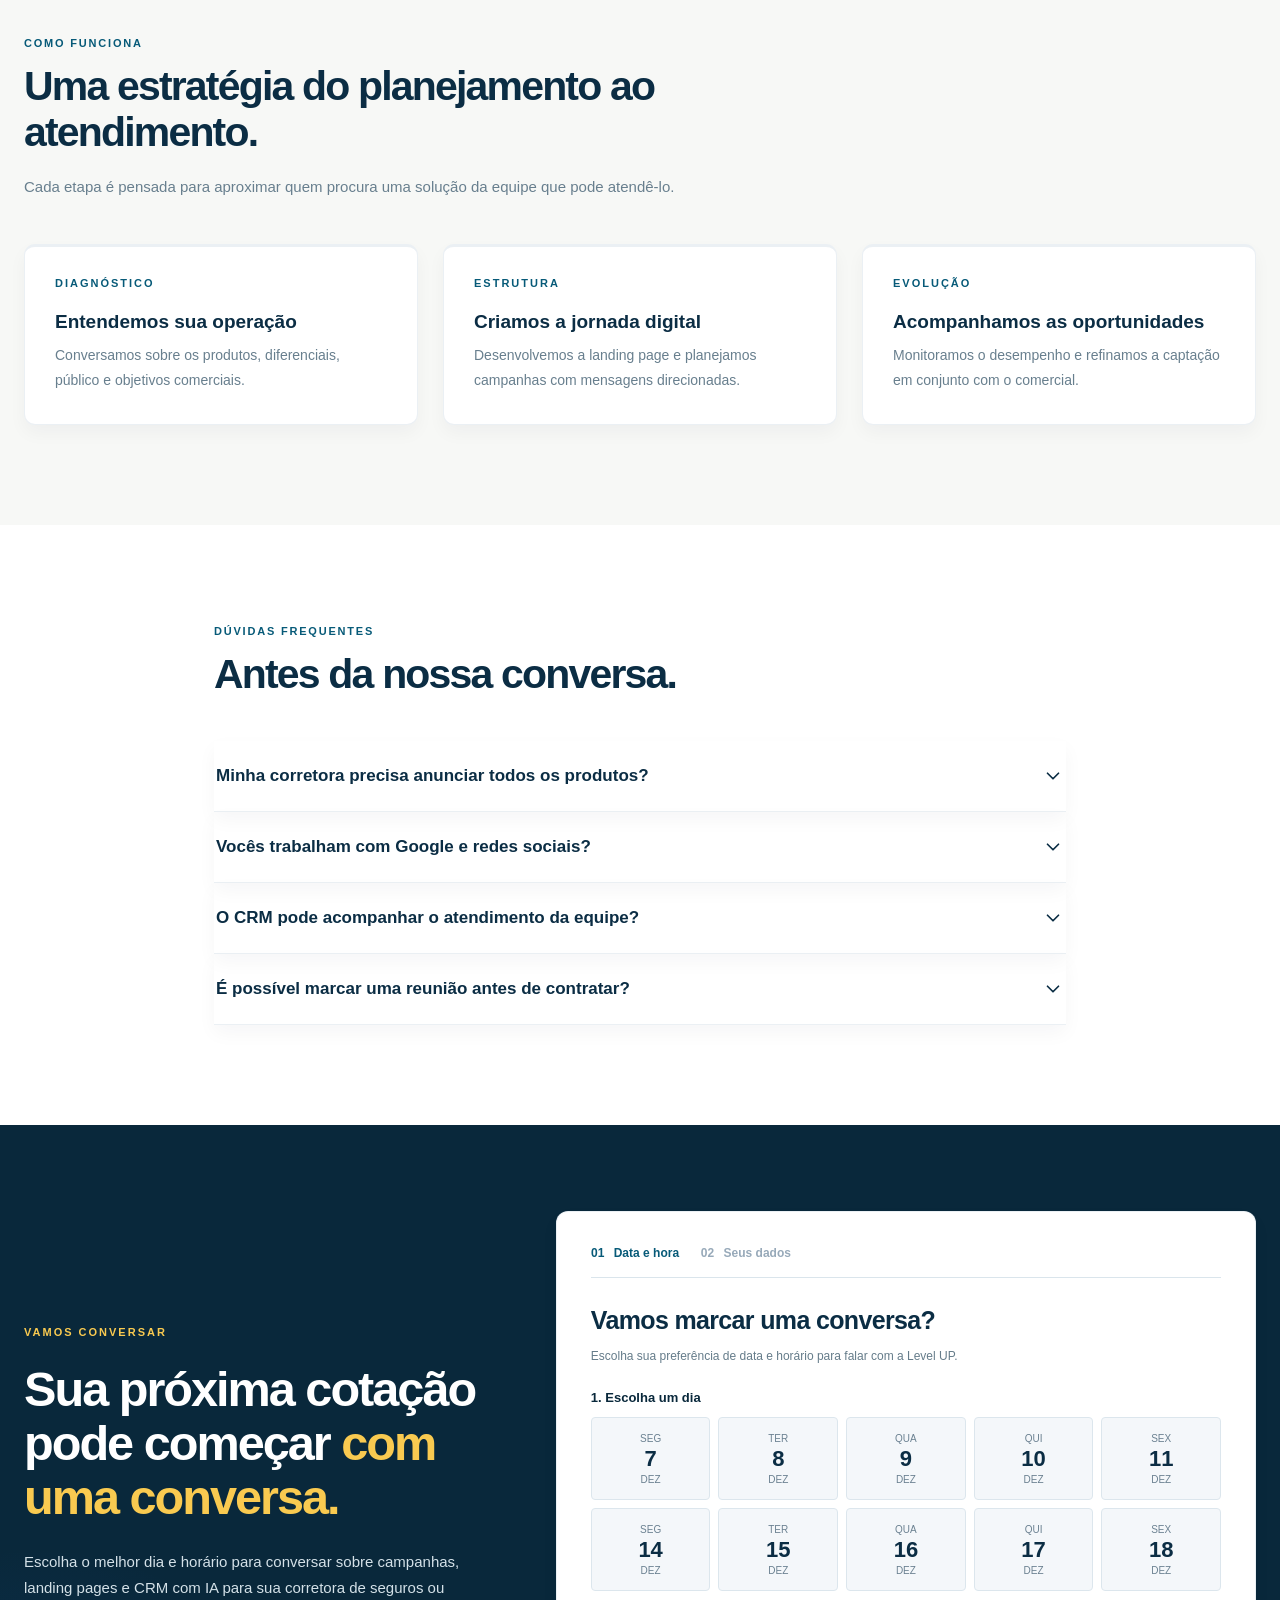
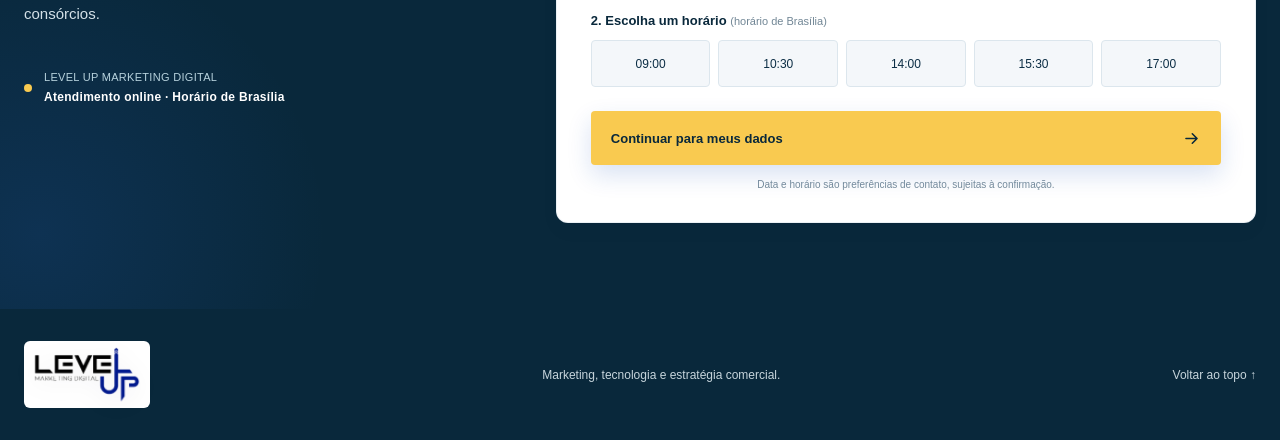
<file: consorcios/index.html>
<!DOCTYPE html>

<html lang="pt-BR"><head><meta charset="utf-8"/><meta content="width=device-width,initial-scale=1" name="viewport"/><meta content="#09283b" name="theme-color"/><meta content="Level UP Marketing: landing pages, campanhas e CRM comercial para corretoras." name="description"/><title>Level UP | Corretoras de Seguros e Consórcios</title><link href="styles.css" rel="stylesheet"/><link href="assets/favicon-levelup.png" rel="icon" type="image/png"/><link href="premium.css" rel="stylesheet"/><link rel="canonical" href="https://mktlevelup.com.br/consorcios/"></head><body>
<header class="site-header"><div class="container nav"><a aria-label="Level UP, voltar ao início" class="brand" href="#inicio"><img alt="Level UP Marketing Digital" class="official-logo" decoding="async" height="57" src="assets/logo-levelup-oficial.png" width="112"/><span class="brand-sep"></span><span class="brand-sector">SEGUROS &amp;<br/>CONSÓRCIOS</span></a><button aria-expanded="false" aria-label="Abrir menu" class="mobile-menu">☰</button><nav aria-label="Navegação" class="navlinks"><a href="#solucoes">Soluções</a><a href="#para-voce">Para sua corretora</a><a href="#crm">CRM + IA</a><a href="#como-funciona">Como funciona</a><a href="#duvidas">Dúvidas</a><a class="btn btn-yellow" href="#contato">Vamos conversar <svg aria-hidden="true" class="lu-icon lu-whatsapp" fill="none" stroke="currentColor" stroke-linecap="round" stroke-linejoin="round" stroke-width="1.75" viewbox="0 0 24 24"><path d="M20.5 11.55a8.5 8.5 0 0 1-12.62 7.39L3 20.6l1.64-4.8A8.5 8.5 0 1 1 20.5 11.55Z"></path><path d="M8.25 8.2c-.55.47-.78 1.11-.72 1.88.17 2.53 3.78 5.93 6.36 6.23.95.11 1.9-.18 2.43-.92l.3-.61-2.61-1.22-.93 1.01c-1.42-.67-2.46-1.7-3.14-3.12l.99-1.02L9.78 7.9l-.58-.15c-.36-.02-.65.16-.95.45Z" stroke-width="1.2"></path></svg></a></nav></div></header>
<main><section class="hero" id="inicio"><div class="container hero-grid"><div><div class="eyebrow">MARKETING PARA CORRETORAS DE SEGUROS E CONSÓRCIOS</div><h1>Mais pessoas<br/>pedindo cotação.<br/><span>Mais conversas<br/>para sua corretora.</span></h1><p class="hero-copy">Landing pages e campanhas no Google, Instagram e Facebook para apresentar suas soluções e aproximar sua equipe de novos clientes.</p><div class="actions"><a class="btn btn-yellow" href="#contato">Quero atrair novos clientes <svg aria-hidden="true" class="icon" fill="none" height="22" stroke="currentColor" stroke-linecap="round" stroke-linejoin="round" stroke-width="1.85" viewbox="0 0 24 24" width="22"><path d="M16 21v-2a4 4 0 0 0-4-4H6a4 4 0 0 0-4 4v2"></path><circle cx="9" cy="7" r="4"></circle><path d="M20 8v6m-3-3h6"></path></svg></a><a class="btn btn-outline" href="#solucoes">Conhecer a estratégia <svg aria-hidden="true" class="icon" fill="none" height="22" stroke="currentColor" stroke-linecap="round" stroke-linejoin="round" stroke-width="1.85" viewbox="0 0 24 24" width="22"><circle cx="12" cy="12" r="9"></circle><circle cx="12" cy="12" r="5"></circle><circle cx="12" cy="12" r="1"></circle></svg></a></div><div class="hero-note"><svg aria-hidden="true" class="icon" fill="none" height="22" stroke="currentColor" stroke-linecap="round" stroke-linejoin="round" stroke-width="1.85" viewbox="0 0 24 24" width="22"><path d="M21 11.5a8.4 8.4 0 0 1-.9 3.8 8.5 8.5 0 0 1-7.6 4.7 8.4 8.4 0 0 1-3.8-.9L3 21l1.9-5.7a8.4 8.4 0 0 1-.9-3.8 8.5 8.5 0 0 1 4.7-7.6 8.4 8.4 0 0 1 3.8-.9h.5a8.5 8.5 0 0 1 8 8v.5Z"></path><path d="M8 10h8M8 14h5"></path></svg><span>Da primeira pesquisa ao atendimento.<br/><strong>Uma estratégia para o seu comercial.</strong></span></div></div><div class="hero-media"><img alt="Consultora orientando clientes sobre seguros" class="hero-image" decoding="async" src="assets/foto-principal.jpg"/><div class="hero-label"><svg aria-hidden="true" class="icon" fill="none" height="22" stroke="currentColor" stroke-linecap="round" stroke-linejoin="round" stroke-width="1.85" viewbox="0 0 24 24" width="22"><path d="M12 22s8-4 8-10V5l-8-3-8 3v7c0 6 8 10 8 10Z"></path><path d="m9 12 2 2 4-4"></path></svg><span>Confiança abre a conversa.<br/><strong>Estratégia aproxima o cliente.</strong></span></div></div></div></section>
<div class="benefits"><div class="container benefits-inner"><div class="benefit lu-reveal"><svg aria-hidden="true" class="icon" fill="none" height="22" stroke="currentColor" stroke-linecap="round" stroke-linejoin="round" stroke-width="1.85" viewbox="0 0 24 24" width="22"><circle cx="10.8" cy="10.8" r="7"></circle><path d="m16 16 5 5M11 7v8m-4-4h8"></path></svg><div><strong>Presença no Google</strong><p>Quando a procura pelo produto começa.</p></div></div><div class="benefit lu-reveal"><svg aria-hidden="true" class="icon" fill="none" height="22" stroke="currentColor" stroke-linecap="round" stroke-linejoin="round" stroke-width="1.85" viewbox="0 0 24 24" width="22"><path d="M12 22s8-4 8-10V5l-8-3-8 3v7c0 6 8 10 8 10Z"></path><path d="m9 12 2 2 4-4"></path></svg><div><strong>Comunicação por produto</strong><p>O argumento certo para cada necessidade.</p></div></div><div class="benefit lu-reveal"><svg aria-hidden="true" class="icon" fill="none" height="22" stroke="currentColor" stroke-linecap="round" stroke-linejoin="round" stroke-width="1.85" viewbox="0 0 24 24" width="22"><path d="M21 11.5a8.4 8.4 0 0 1-.9 3.8 8.5 8.5 0 0 1-7.6 4.7 8.4 8.4 0 0 1-3.8-.9L3 21l1.9-5.7a8.4 8.4 0 0 1-.9-3.8 8.5 8.5 0 0 1 4.7-7.6 8.4 8.4 0 0 1 3.8-.9h.5a8.5 8.5 0 0 1 8 8v.5Z"></path><path d="M8 10h8M8 14h5"></path></svg><div><strong>Contato com o comercial</strong><p>Um próximo passo simples para o cliente.</p></div></div></div></div>
<section class="section problems" id="para-voce"><div class="container problem-layout"><div class="lu-reveal"><div class="section-kicker">Sua operação comercial</div><h2>Sua corretora oferece boas soluções. Mas quantos clientes fecham com a concorrência antes de conhecer você?</h2><p>Enquanto alguém pesquisa por seguro ou consórcio, sua empresa precisa ser encontrada, apresentar confiança e facilitar a conversa.</p><a class="btn btn-dark" href="#contato">Conversar sobre meus desafios <svg aria-hidden="true" class="lu-icon lu-whatsapp" fill="none" stroke="currentColor" stroke-linecap="round" stroke-linejoin="round" stroke-width="1.75" viewbox="0 0 24 24"><path d="M20.5 11.55a8.5 8.5 0 0 1-12.62 7.39L3 20.6l1.64-4.8A8.5 8.5 0 1 1 20.5 11.55Z"></path><path d="M8.25 8.2c-.55.47-.78 1.11-.72 1.88.17 2.53 3.78 5.93 6.36 6.23.95.11 1.9-.18 2.43-.92l.3-.61-2.61-1.22-.93 1.01c-1.42-.67-2.46-1.7-3.14-3.12l.99-1.02L9.78 7.9l-.58-.15c-.36-.02-.65.16-.95.45Z" stroke-width="1.2"></path></svg></a></div><div class="problem-list lu-reveal"><div class="issue"><svg aria-hidden="true" class="icon" fill="none" height="22" stroke="currentColor" stroke-linecap="round" stroke-linejoin="round" stroke-width="1.85" viewbox="0 0 24 24" width="22"><path d="m5 12 4 4L19 6"></path></svg><span>Sua carteira depende demais das indicações.</span></div><div class="issue"><svg aria-hidden="true" class="icon" fill="none" height="22" stroke="currentColor" stroke-linecap="round" stroke-linejoin="round" stroke-width="1.85" viewbox="0 0 24 24" width="22"><path d="m5 12 4 4L19 6"></path></svg><span>As redes sociais publicam, mas geram poucas cotações.</span></div><div class="issue"><svg aria-hidden="true" class="icon" fill="none" height="22" stroke="currentColor" stroke-linecap="round" stroke-linejoin="round" stroke-width="1.85" viewbox="0 0 24 24" width="22"><path d="m5 12 4 4L19 6"></path></svg><span>Cada produto precisa de uma mensagem diferente.</span></div><div class="issue"><svg aria-hidden="true" class="icon" fill="none" height="22" stroke="currentColor" stroke-linecap="round" stroke-linejoin="round" stroke-width="1.85" viewbox="0 0 24 24" width="22"><path d="m5 12 4 4L19 6"></path></svg><span>A equipe comercial perde tempo buscando interessados.</span></div></div></div></section>
<section class="section" id="solucoes"><div class="container"><div class="section-head"><div class="section-kicker">Soluções Level UP</div><h2>Da busca por seguros ao contato com o seu comercial.</h2><p>Criamos uma estrutura de captação pensada para os produtos que sua corretora comercializa.</p></div><div class="solution-grid"><article class="solution-card lu-reveal"><svg aria-hidden="true" class="icon" fill="none" height="22" stroke="currentColor" stroke-linecap="round" stroke-linejoin="round" stroke-width="1.85" viewbox="0 0 24 24" width="22"><circle cx="12" cy="12" r="9"></circle><path d="M3 12h18M12 3c-4 4-4 14 0 18M12 3c4 4 4 14 0 18"></path></svg><h3>Landing pages por produto</h3><p>Apresentação dedicada para seguro auto, empresarial, residencial ou consórcios, com argumentos claros e contato acessível.</p></article><article class="solution-card lu-reveal"><svg aria-hidden="true" class="icon" fill="none" height="22" stroke="currentColor" stroke-linecap="round" stroke-linejoin="round" stroke-width="1.85" viewbox="0 0 24 24" width="22"><circle cx="12" cy="12" r="9"></circle><circle cx="12" cy="12" r="5"></circle><circle cx="12" cy="12" r="1"></circle></svg><h3>Campanhas segmentadas</h3><p>Google Ads para captar intenção de pesquisa e anúncios nas redes sociais para ampliar o alcance.</p></article><article class="solution-card lu-reveal"><svg aria-hidden="true" class="icon" fill="none" height="22" stroke="currentColor" stroke-linecap="round" stroke-linejoin="round" stroke-width="1.85" viewbox="0 0 24 24" width="22"><path d="M21 11a8 8 0 0 1-8 8H7l-4 3v-8a8 8 0 1 1 18-3Z"></path><path d="M8 10h8m-8 4h5"></path></svg><h3>Leads para sua equipe</h3><p>Formulários, WhatsApp e acompanhamento das oportunidades recebidas.</p></article><article class="solution-card lu-reveal"><svg aria-hidden="true" class="icon" fill="none" height="22" stroke="currentColor" stroke-linecap="round" stroke-linejoin="round" stroke-width="1.85" viewbox="0 0 24 24" width="22"><path d="M3 3v18h18M7 16l4-4 3 2 5-7"></path></svg><h3>Visibilidade comercial</h3><p>Organização dos contatos, etapas de negociação e leitura do desempenho de cada campanha.</p></article></div></div></section>
<section class="crm-section" id="crm"><div class="container"><div class="crm-intro"><div class="lu-reveal"><div class="section-kicker">Tecnologia para vendas</div><h2>Seu comercial. <span>Mais conectado.</span></h2></div><p>Além das campanhas, podemos desenvolver um CRM próprio para sua corretora, com controle do funil, histórico dos contatos e análises assistidas por IA.</p></div><div class="crm-showcase lu-reveal"><img alt="Demonstração ilustrativa do dashboard do CRM comercial Level UP, com funil de vendas, oportunidades e indicadores" decoding="async" loading="lazy" src="assets/crm-comercial.png"/></div><p class="mock-caption">Interface ilustrativa com dados fictícios. O CRM é desenvolvido conforme a necessidade da empresa.</p></div></section>
<section class="section how" id="como-funciona"><div class="container"><div class="section-head"><div class="section-kicker">Como funciona</div><h2>Uma estratégia do planejamento ao atendimento.</h2><p>Cada etapa é pensada para aproximar quem procura uma solução da equipe que pode atendê-lo.</p></div><div class="steps"><article class="step lu-reveal"><div class="step-num">DIAGNÓSTICO</div><h3>Entendemos sua operação</h3><p>Conversamos sobre os produtos, diferenciais, público e objetivos comerciais.</p></article><article class="step lu-reveal"><div class="step-num">ESTRUTURA</div><h3>Criamos a jornada digital</h3><p>Desenvolvemos a landing page e planejamos campanhas com mensagens direcionadas.</p></article><article class="step lu-reveal"><div class="step-num">EVOLUÇÃO</div><h3>Acompanhamos as oportunidades</h3><p>Monitoramos o desempenho e refinamos a captação em conjunto com o comercial.</p></article></div></div></section>
<section class="section" id="duvidas"><div class="container faq-wrap lu-reveal"><div class="section-head"><div class="section-kicker">Dúvidas frequentes</div><h2>Antes da nossa conversa.</h2></div><div class="faq"><details><summary>Minha corretora precisa anunciar todos os produtos?<svg aria-hidden="true" class="icon" fill="none" height="22" stroke="currentColor" stroke-linecap="round" stroke-linejoin="round" stroke-width="1.85" viewbox="0 0 24 24" width="22"><path d="m6 9 6 6 6-6"></path></svg></summary><p>Não. Podemos começar pelos produtos mais estratégicos e ampliar as campanhas conforme os resultados e a demanda comercial.</p></details><details><summary>Vocês trabalham com Google e redes sociais?<svg aria-hidden="true" class="icon" fill="none" height="22" stroke="currentColor" stroke-linecap="round" stroke-linejoin="round" stroke-width="1.85" viewbox="0 0 24 24" width="22"><path d="m6 9 6 6 6-6"></path></svg></summary><p>Sim. Planejamos landing pages, Google Ads e campanhas para Instagram e Facebook conforme o perfil de cada produto.</p></details><details><summary>O CRM pode acompanhar o atendimento da equipe?<svg aria-hidden="true" class="icon" fill="none" height="22" stroke="currentColor" stroke-linecap="round" stroke-linejoin="round" stroke-width="1.85" viewbox="0 0 24 24" width="22"><path d="m6 9 6 6 6-6"></path></svg></summary><p>A solução pode ser estruturada para registrar oportunidades, atividades, etapas de vendas e indicadores relevantes para a operação.</p></details><details><summary>É possível marcar uma reunião antes de contratar?<svg aria-hidden="true" class="icon" fill="none" height="22" stroke="currentColor" stroke-linecap="round" stroke-linejoin="round" stroke-width="1.85" viewbox="0 0 24 24" width="22"><path d="m6 9 6 6 6-6"></path></svg></summary><p>Sim. Preencha o formulário com a data e o horário desejados para solicitar uma conversa.</p></details></div></div></section>
<section class="booking-section" id="contato"><div class="container booking-layout">
<div class="booking-intro lu-reveal"><div class="booking-eyebrow">VAMOS CONVERSAR</div><h2>Sua próxima cotação pode começar <em>com uma conversa.</em></h2><p>Escolha o melhor dia e horário para conversar sobre campanhas, landing pages e CRM com IA para sua corretora de seguros ou consórcios.</p><div class="booking-location"><span class="booking-dot"></span><span>LEVEL UP MARKETING DIGITAL<br/><strong>Atendimento online · Horário de Brasília</strong></span></div></div>
<div aria-label="Agendamento de conversa com a Level UP" class="booking-panel lu-reveal">
<div aria-label="Etapas do agendamento" class="booking-steps"><div class="booking-step is-current" data-progress="1"><span>01</span> Data e hora</div><div class="booking-step" data-progress="2"><span>02</span> Seus dados</div></div>
<form data-sector="seguros e consórcios" id="booking-form" novalidate="">
<div class="booking-page" data-step="1"><h3>Vamos marcar uma conversa?</h3><p class="booking-help">Escolha sua preferência de data e horário para falar com a Level UP.</p><div class="booking-field-title">1. Escolha um dia</div><div aria-label="Seleção de dia" class="booking-days" id="booking-days" role="group"></div><div class="booking-field-title booking-time-title">2. Escolha um horário <span>(horário de Brasília)</span></div><div aria-label="Seleção de horário" class="booking-times" id="booking-times" role="group"></div><p class="booking-error" hidden="" id="booking-step-error" role="alert">Selecione um dia e um horário para continuar.</p><button class="booking-next" id="booking-next" type="button">Continuar para meus dados <svg aria-hidden="true" class="lu-icon lu-arrow" fill="none" stroke="currentColor" stroke-linecap="round" stroke-linejoin="round" stroke-width="2" viewbox="0 0 24 24"><path d="M5 12h14M13 6l6 6-6 6"></path></svg></button><p class="booking-footnote">Data e horário são preferências de contato, sujeitas à confirmação.</p></div>
<div class="booking-page" data-step="2" hidden=""><h3>Conte um pouco sobre sua corretora.</h3><p class="booking-help">Precisamos de algumas informações para preparar a conversa.</p><div class="booking-choice-summary" id="booking-choice-summary"></div><div class="booking-form-fields">
<label>Nome completo<input autocomplete="name" name="Nome completo" placeholder="Seu nome" required=""/></label><label>WhatsApp<input autocomplete="tel" inputmode="tel" name="WhatsApp" placeholder="(82) 99999-9999" required="" type="tel"/></label>
<label>E-mail<input autocomplete="email" name="E-mail" placeholder="voce@empresa.com" required="" type="email"/></label><label>Nome da corretora<input autocomplete="organization" name="Empresa" placeholder="Nome da empresa" required=""/></label>
<label class="booking-full">O que você precisa? (opcional)<textarea name="Objetivo" placeholder="Conte brevemente sobre seus objetivos"></textarea></label>
</div><div class="booking-actions"><button class="booking-back" id="booking-back" type="button">Voltar</button><button class="booking-next" type="submit">Preparar solicitação <svg aria-hidden="true" class="lu-icon lu-arrow" fill="none" stroke="currentColor" stroke-linecap="round" stroke-linejoin="round" stroke-width="2" viewbox="0 0 24 24"><path d="M5 12h14M13 6l6 6-6 6"></path></svg></button></div><p class="booking-footnote">Após o envio, nossa equipe entrará em contato para confirmar a data e o horário.</p></div>
<div class="booking-page booking-success" data-step="3" hidden=""><div class="booking-check">✓</div><h3 id="booking-finish-title">Sua solicitação</h3><p class="booking-help" id="booking-finish-message">A equipe entrará em contato após receber sua solicitação.</p><button class="booking-next" id="booking-restart" type="button">Fazer outra solicitação <svg aria-hidden="true" class="lu-icon lu-arrow" fill="none" stroke="currentColor" stroke-linecap="round" stroke-linejoin="round" stroke-width="2" viewbox="0 0 24 24"><path d="M5 12h14M13 6l6 6-6 6"></path></svg></button></div>
</form>
</div>
</div></section></main>
<footer class="footer"><div class="container footer-inner"><div class="footer-logo-official"><img alt="Level UP Marketing Digital" class="official-logo" decoding="async" height="57" src="assets/logo-levelup-oficial.png" width="112"/></div><span>Marketing, tecnologia e estratégia comercial.</span><a href="#inicio">Voltar ao topo ↑</a></div></footer><script src="script.js"></script><button aria-label="Voltar ao início da página" class="lu-back-to-top" id="lu-back-to-top" type="button"><svg aria-hidden="true" fill="none" stroke="currentColor" stroke-linecap="round" stroke-linejoin="round" stroke-width="2" viewbox="0 0 24 24"><path d="M12 19V5m-6 6 6-6 6 6"></path></svg></button><script defer="True" src="premium.js"></script><script src="/assets/js/levelup-leads-config.js"></script><script src="/assets/js/levelup-leads.js"></script></body></html>
</file>
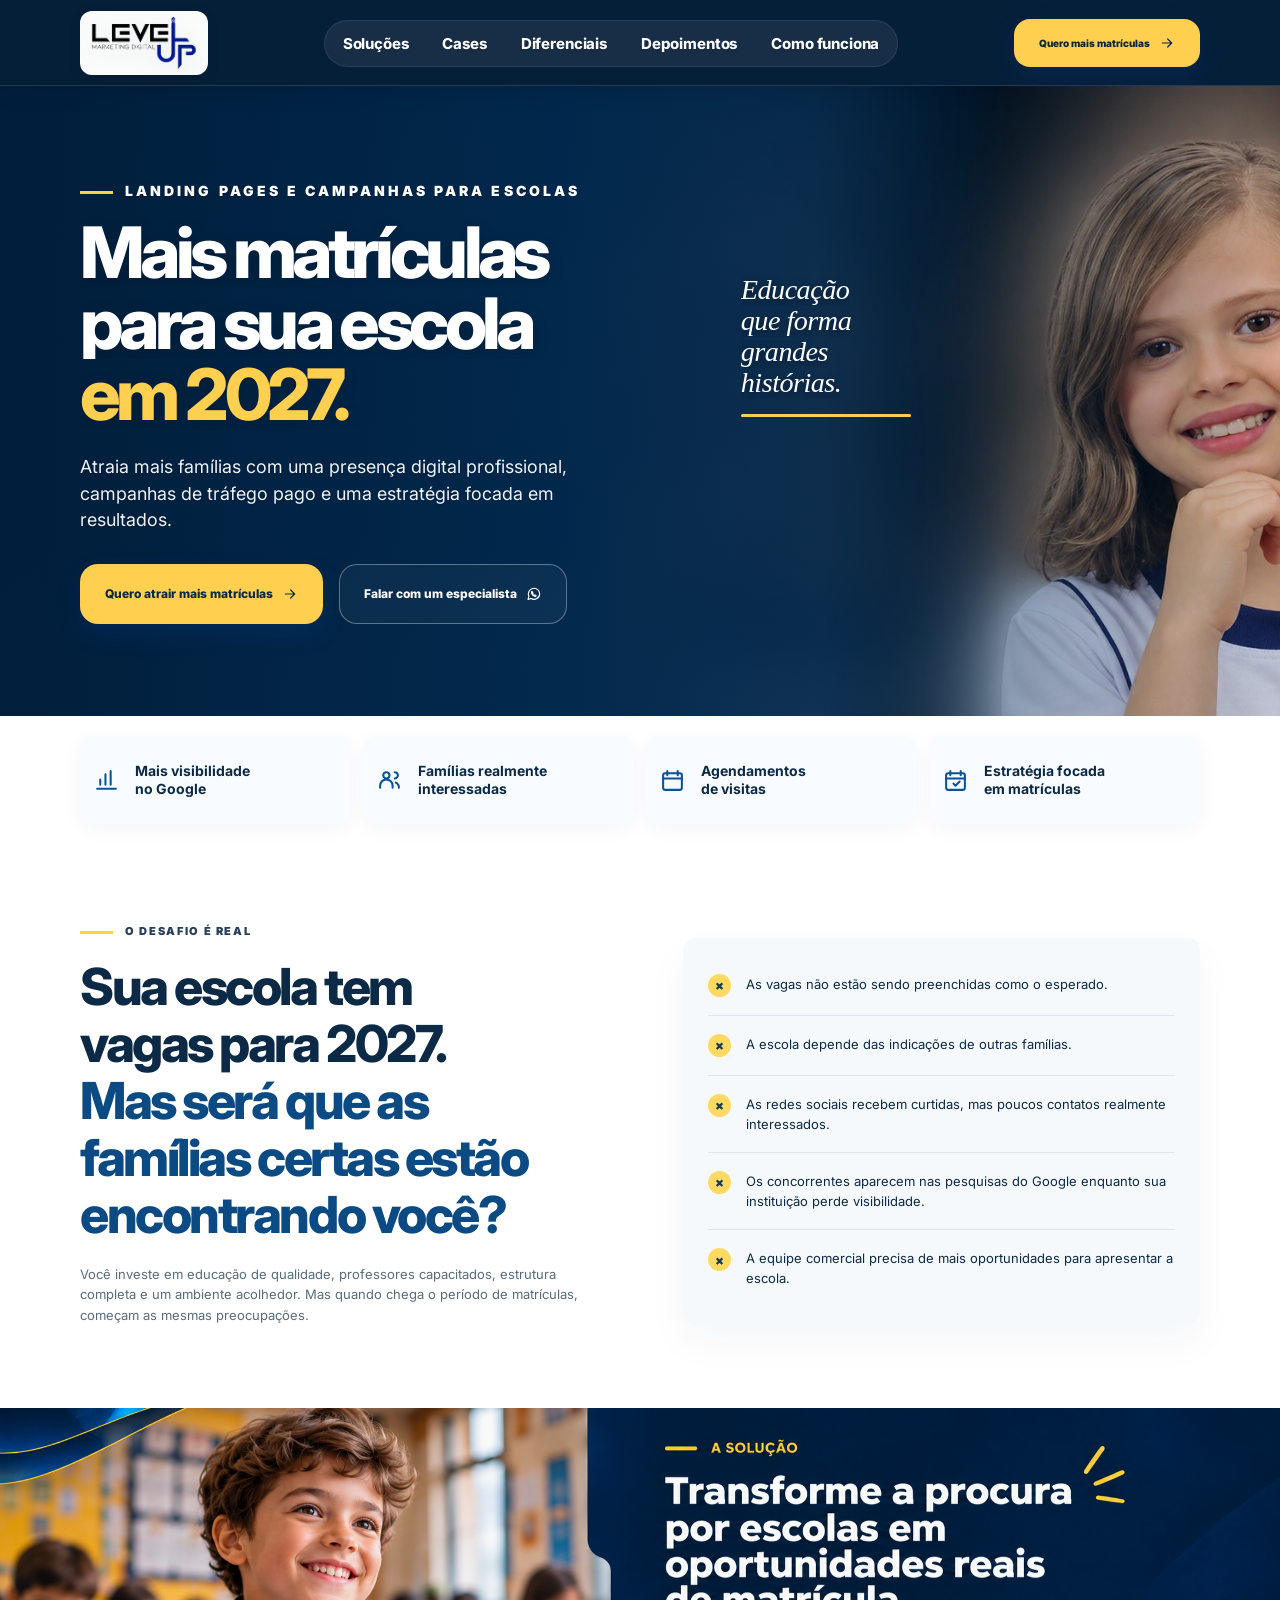
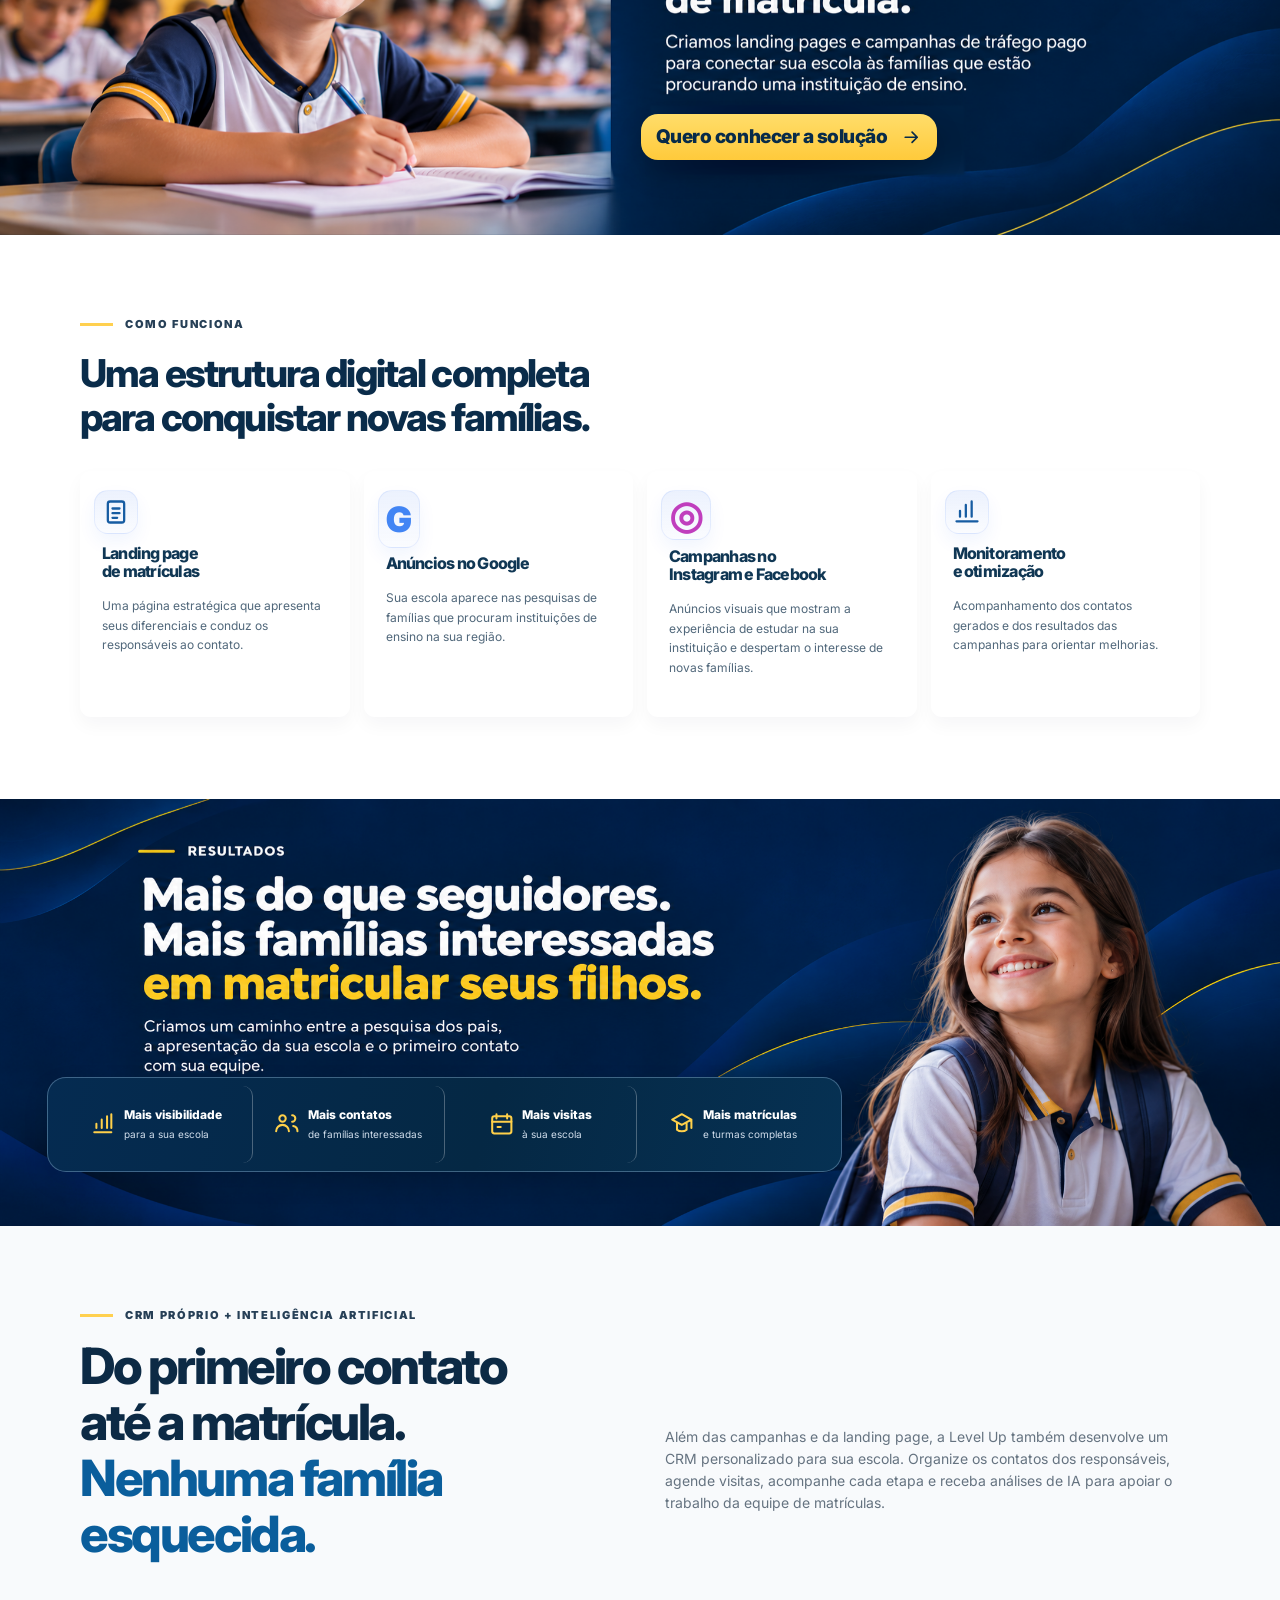
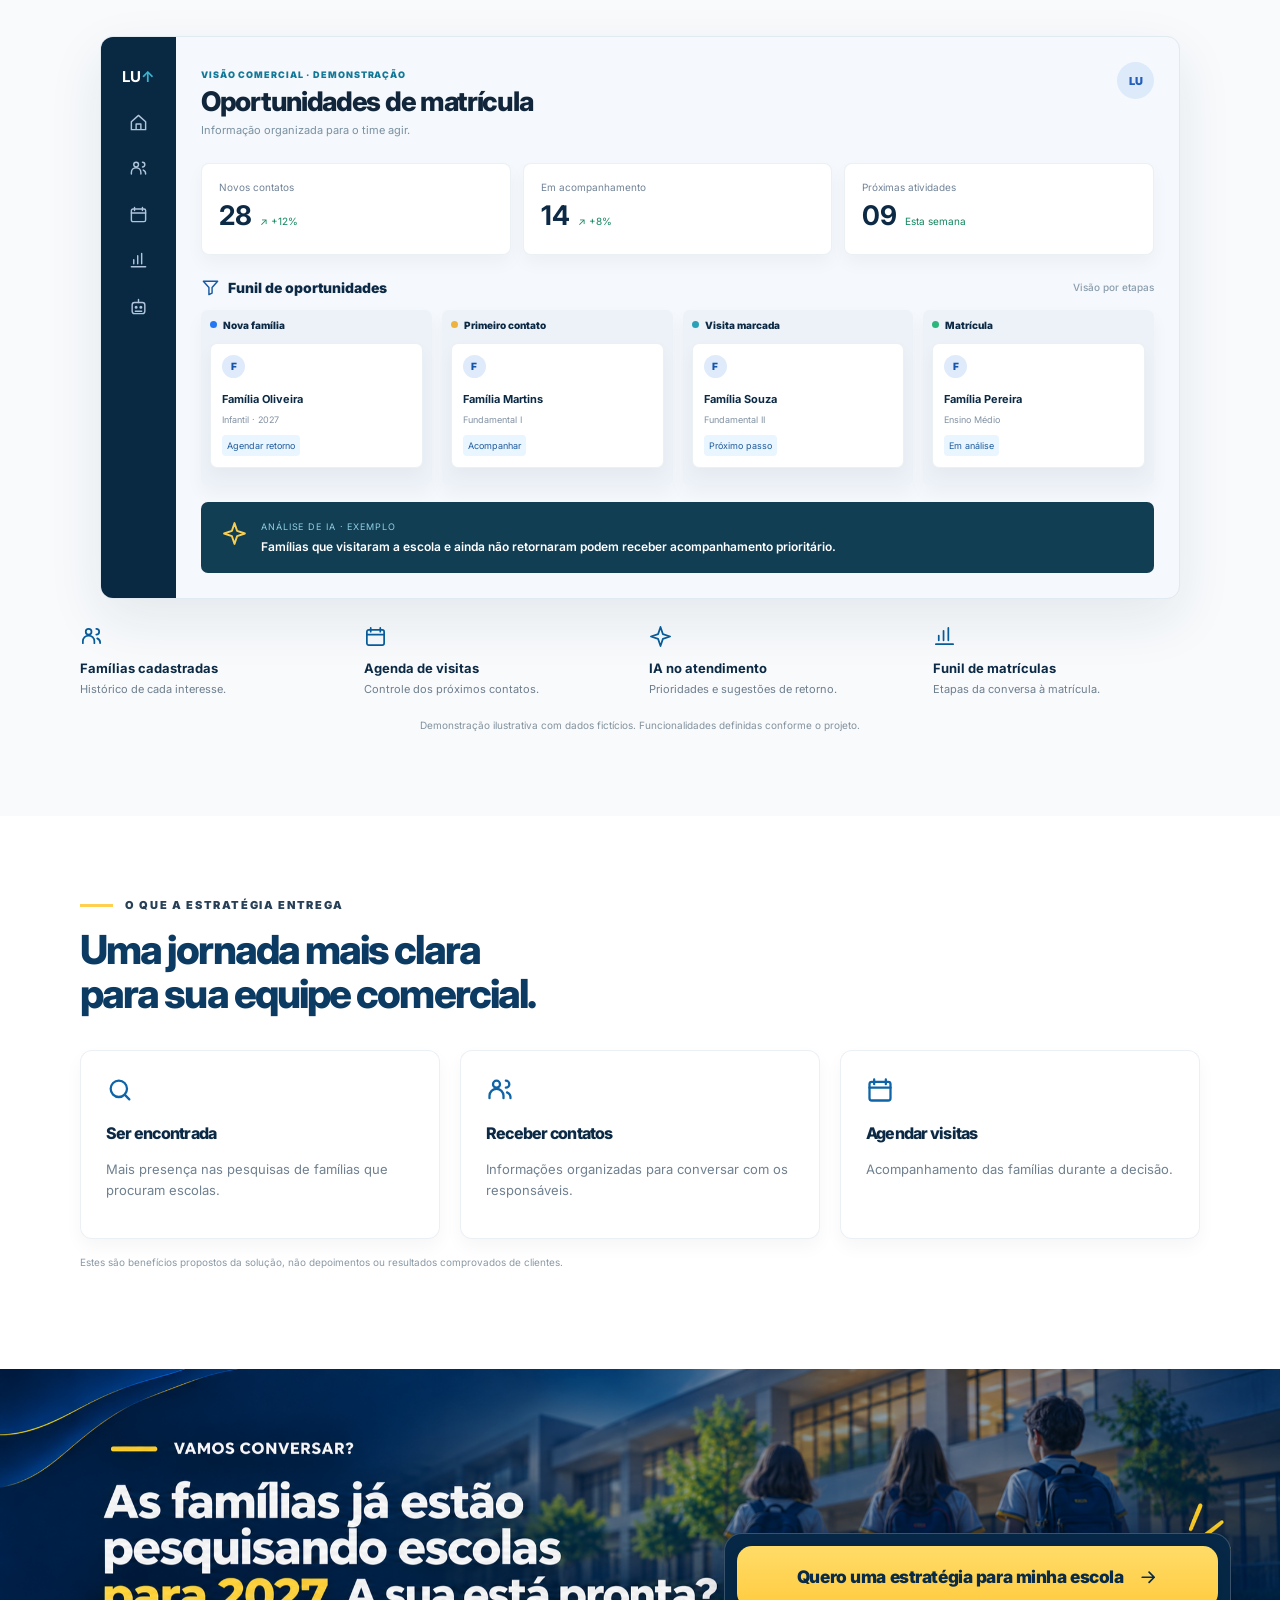
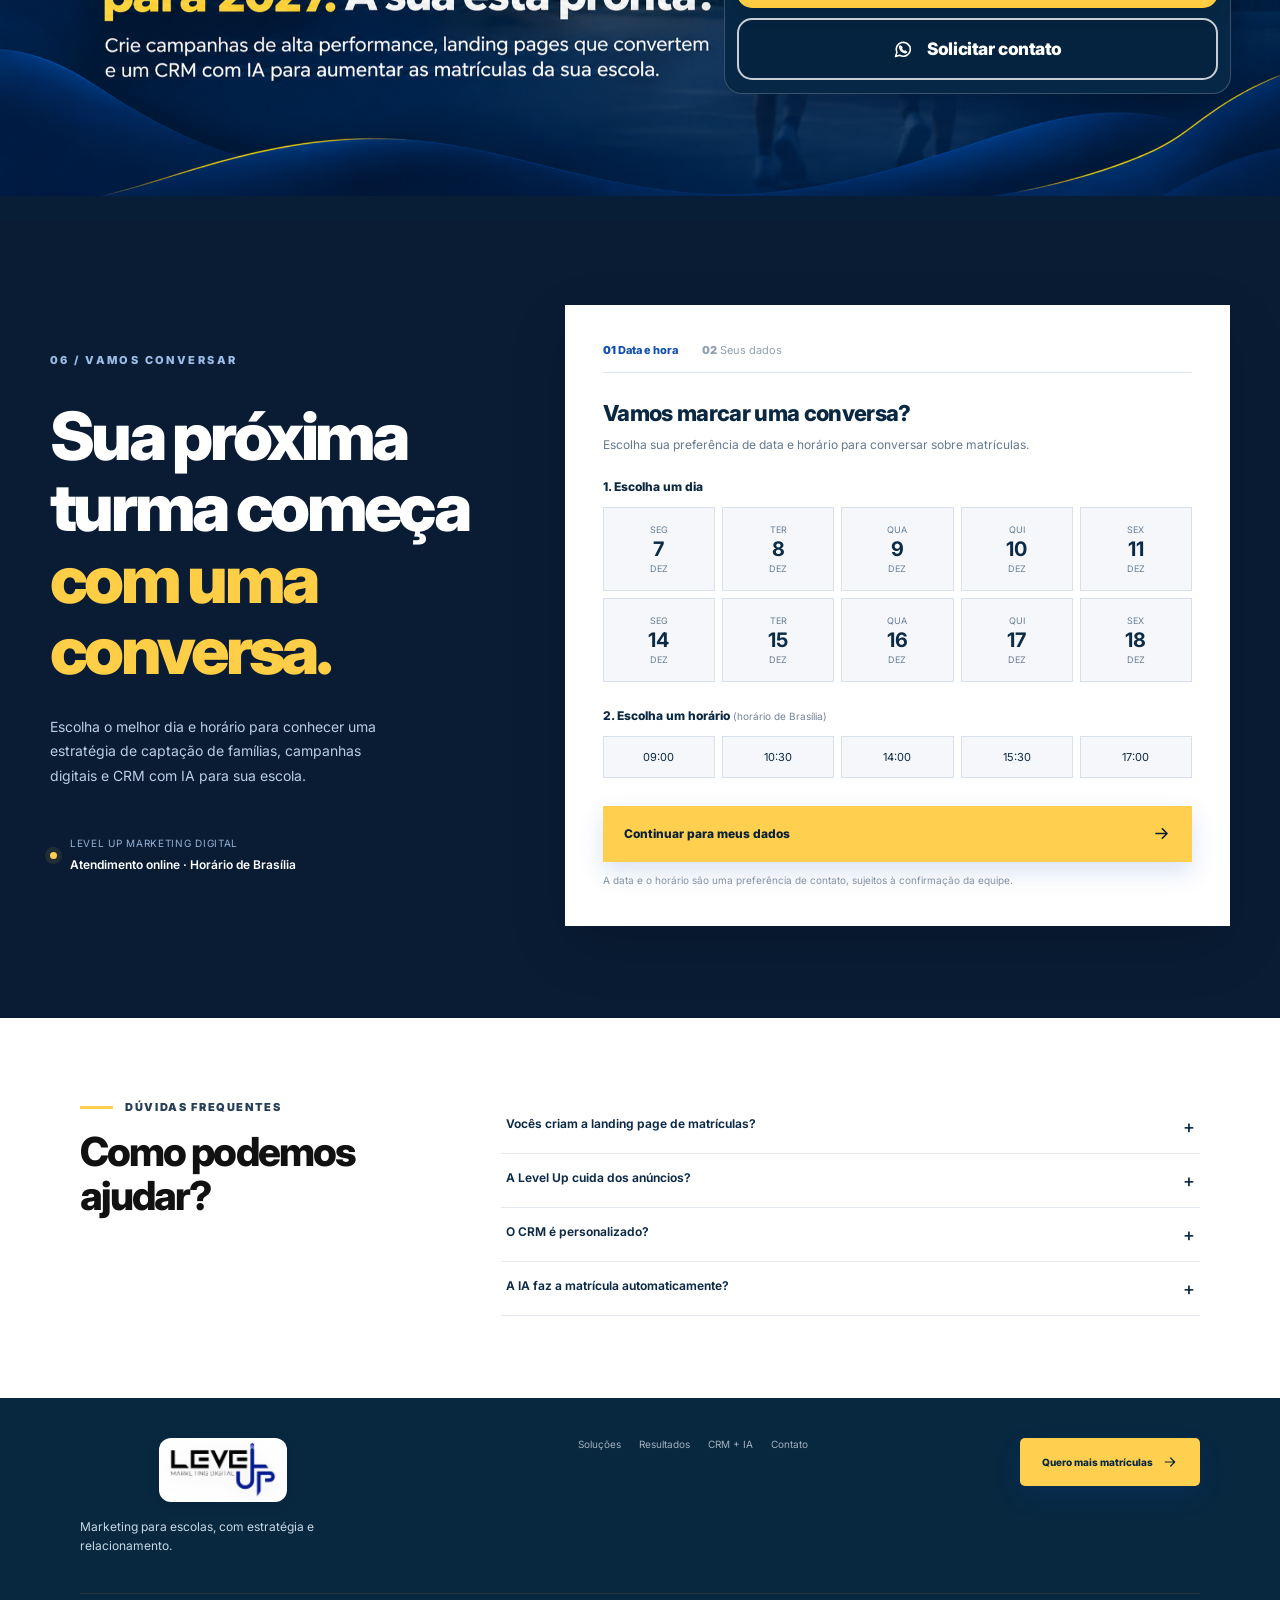
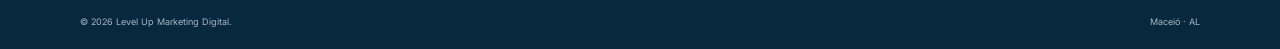
<file: educacao/index.html>
<!DOCTYPE html>

<html lang="pt-BR"><head><meta charset="utf-8"/><meta content="width=device-width,initial-scale=1" name="viewport"/><meta content="Landing pages, campanhas de marketing digital e CRM com inteligência artificial para escolas." name="description"/><title>Level UP | Escolas — Marketing e CRM + IA</title><link href="styles.css" rel="stylesheet"/><link href="assets/favicon-levelup.png" rel="icon" type="image/png"/><link href="premium.css" rel="stylesheet"/><link rel="canonical" href="https://mktlevelup.com.br/educacao/"></head><body class="theme-school"><div aria-label="Level UP: mais matrículas para sua escola em 2027. Campanhas, landing pages e captação de famílias interessadas." class="approved-art art-hero" role="group"><img alt="Level UP: mais matrículas para sua escola em 2027. Campanhas, landing pages e captação de famílias interessadas." decoding="async" loading="eager" src="assets/hero-arte.png"/><a aria-label="Ir para soluções" class="art-hotspot" href="#solucoes" style="left:37%;top:2%;width:5%;height:9%"></a><a aria-label="Ir para cases" class="art-hotspot" href="#depoimentos" style="left:42%;top:2%;width:5%;height:9%"></a><a aria-label="Ir para diferenciais" class="art-hotspot" href="#diferenciais" style="left:47%;top:2%;width:7%;height:9%"></a><a aria-label="Ir para depoimentos" class="art-hotspot" href="#depoimentos" style="left:54%;top:2%;width:8%;height:9%"></a><a aria-label="Como funciona" class="art-hotspot" href="#como-funciona" style="left:62%;top:2%;width:9%;height:9%"></a><a aria-label="Quero mais matrículas" class="art-hotspot" href="#contato" style="left:72%;top:1%;width:13%;height:11%"></a><a aria-label="Quero atrair mais matrículas" class="art-hotspot" href="#contato" style="left:16%;top:65%;width:16%;height:11%"></a><a aria-label="Falar com um especialista" class="art-hotspot" href="#formulario" style="left:32%;top:65%;width:14%;height:11%"></a><a aria-label="Level UP Marketing Digital — início" class="official-art-brand" href="#inicio"><img alt="Level UP Marketing Digital" decoding="async" height="57" loading="lazy" src="assets/logo-levelup-oficial.png" width="112"/></a></div><header class="header header-overlay"><nav class="container nav"><a aria-label="Level UP Marketing Digital" class="logo logo-school brand-school brand-school-official" href="#inicio"><img alt="Level UP Marketing Digital" class="official-logo" decoding="async" height="57" src="assets/logo-levelup-oficial.png" width="112"/></a><button aria-expanded="false" aria-label="Abrir menu" class="menu-toggle">☰</button><div class="nav-links"><a href="#solucoes">Soluções</a><a href="#depoimentos">Cases</a><a href="#diferenciais">Diferenciais</a><a href="#depoimentos">Depoimentos</a><a href="#como-funciona">Como funciona</a></div><a class="btn btn-primary" href="#contato">Quero mais matrículas <svg aria-hidden="true" class="ico" fill="none" stroke="currentColor" stroke-linecap="round" stroke-linejoin="round" stroke-width="1.8" viewbox="0 0 24 24"><path d="M5 12h14m-6-6 6 6-6 6"></path></svg></a></nav></header><main id="inicio"><section class="school-hero"><div class="school-hero-image"></div><div class="container school-hero-content"><div class="school-hero-copy"><div class="eyebrow yellow-mark">LANDING PAGES E CAMPANHAS PARA ESCOLAS</div><h1>Mais matrículas<br/>para sua escola<br/><em>em 2027.</em></h1><p>Atraia mais famílias com uma presença digital profissional, campanhas de tráfego pago e uma estratégia focada em resultados.</p><div class="school-actions"><a class="btn btn-primary" href="#contato">Quero atrair mais matrículas <svg aria-hidden="true" class="ico" fill="none" stroke="currentColor" stroke-linecap="round" stroke-linejoin="round" stroke-width="1.8" viewbox="0 0 24 24"><path d="M5 12h14m-6-6 6 6-6 6"></path></svg></a><a class="btn btn-outline" href="#contato">Falar com um especialista <svg aria-hidden="true" class="ico" fill="none" stroke="currentColor" stroke-linecap="round" stroke-linejoin="round" stroke-width="1.7" viewbox="0 0 24 24"><path d="M20.5 11.5a8.5 8.5 0 0 1-12.8 7.3L3 20l1.3-4.5A8.5 8.5 0 1 1 20.5 11.5Z"></path><path d="M9 8.5c-.5 0-.8.6-.8 1.3 0 2.7 3.2 5.7 5.7 5.7.7 0 1.3-.4 1.3-.8 0-.2-.1-.4-.3-.5l-1.3-.6c-.3-.1-.5 0-.7.2l-.5.6c-.8-.3-2.1-1.5-2.5-2.4l.5-.6c.2-.2.2-.4.1-.7l-.7-1.6c-.1-.3-.3-.6-.8-.6Z"></path></svg></a></div></div><div class="school-script" aria-label="Educação que forma grandes histórias."><span class="school-script-line" aria-hidden="true">Educação</span><span class="school-script-line" aria-hidden="true">que forma</span><span class="school-script-line" aria-hidden="true">grandes</span><span class="school-script-line" aria-hidden="true">histórias.</span><span class="school-script-underline" aria-hidden="true"></span></div></div></section>
<section class="school-benefits"><div class="container benefits-row"><div class="lu-reveal"><svg aria-hidden="true" class="ico" fill="none" stroke="currentColor" stroke-linecap="round" stroke-linejoin="round" stroke-width="1.8" viewbox="0 0 24 24"><path d="M3 20h18M6 16v-5m5 5V6m5 10V3"></path></svg><b>Mais visibilidade<br/>no Google</b></div><div class="lu-reveal"><svg aria-hidden="true" class="ico" fill="none" stroke="currentColor" stroke-linecap="round" stroke-linejoin="round" stroke-width="1.8" viewbox="0 0 24 24"><circle cx="9" cy="7" r="3"></circle><path d="M3 19v-2a6 6 0 0 1 12 0v2m2-15a3 3 0 0 1 0 6m1 4a5 5 0 0 1 3 5"></path></svg><b>Famílias realmente<br/>interessadas</b></div><div class="lu-reveal"><svg aria-hidden="true" class="ico" fill="none" stroke="currentColor" stroke-linecap="round" stroke-linejoin="round" stroke-width="1.8" viewbox="0 0 24 24"><rect height="16" rx="2" width="18" x="3" y="5"></rect><path d="M7 3v4m10-4v4M3 10h18"></path></svg><b>Agendamentos<br/>de visitas</b></div><div class="lu-reveal"><svg aria-hidden="true" class="ico" fill="none" stroke="currentColor" stroke-linecap="round" stroke-linejoin="round" stroke-width="1.8" viewbox="0 0 24 24"><rect height="16" rx="2" width="18" x="3" y="5"></rect><path d="M7 3v4m10-4v4M3 10h18m-11 5 2 2 4-4"></path></svg><b>Estratégia focada<br/>em matrículas</b></div></div></section>
<section class="section school-problem" id="diferenciais"><div class="container school-problem-grid"><div class="lu-reveal"><div class="eyebrow yellow-mark dark">O DESAFIO É REAL</div><h2>Sua escola tem<br/>vagas para 2027.<br/><em>Mas será que as<br/>famílias certas estão<br/>encontrando você?</em></h2><p>Você investe em educação de qualidade, professores capacitados, estrutura completa e um ambiente acolhedor. Mas quando chega o período de matrículas, começam as mesmas preocupações.</p></div><div class="problem-panel lu-reveal"><div><i>×</i>As vagas não estão sendo preenchidas como o esperado.</div><div><i>×</i>A escola depende das indicações de outras famílias.</div><div><i>×</i>As redes sociais recebem curtidas, mas poucos contatos realmente interessados.</div><div><i>×</i>Os concorrentes aparecem nas pesquisas do Google enquanto sua instituição perde visibilidade.</div><div><i>×</i>A equipe comercial precisa de mais oportunidades para apresentar a escola.</div></div></div></section>
<div aria-label="Transforme a procura por escolas em oportunidades reais de matrícula. Soluções de landing pages e anúncios." class="approved-art art-solution" id="solucoes" role="group"><img alt="Transforme a procura por escolas em oportunidades reais de matrícula. Soluções de landing pages e anúncios." decoding="async" loading="lazy" src="assets/solucao-arte.png"/><a class="lu-art-link lu-art-solution-button" href="#como-funciona">Quero conhecer a solução <svg aria-hidden="true" viewBox="0 0 24 24" fill="none" stroke="currentColor" stroke-width="2" stroke-linecap="round" stroke-linejoin="round"><path d="M5 12h14m-6-6 6 6-6 6"/></svg></a></div><section class="school-solution"><div aria-label="Aluno sorrindo em ambiente escolar" class="school-solution-photo" role="img"></div><div class="school-solution-copy"><div class="eyebrow yellow-mark">A SOLUÇÃO</div><h2>Transforme a procura<br/>por escolas em<br/>oportunidades reais<br/>de matrícula.</h2><p>Criamos landing pages e campanhas de tráfego pago para conectar sua escola às famílias que estão procurando uma instituição de ensino.</p><a class="btn btn-primary" href="#como-funciona">Quero conhecer a solução <svg aria-hidden="true" class="ico" fill="none" stroke="currentColor" stroke-linecap="round" stroke-linejoin="round" stroke-width="1.8" viewbox="0 0 24 24"><path d="M5 12h14m-6-6 6 6-6 6"></path></svg></a></div></section>
<section class="section school-how" id="como-funciona"><div class="container"><div class="eyebrow yellow-mark dark">COMO FUNCIONA</div><h2>Uma estrutura digital completa<br/>para conquistar novas famílias.</h2><div class="school-service-grid"><article class="lu-reveal"><div><svg aria-hidden="true" class="ico" fill="none" stroke="currentColor" stroke-linecap="round" stroke-linejoin="round" stroke-width="1.8" viewbox="0 0 24 24"><rect height="18" rx="2" width="14" x="5" y="3"></rect><path d="M9 9h6m-6 4h6m-6 4h4"></path></svg></div><h3>Landing page<br/>de matrículas</h3><p>Uma página estratégica que apresenta seus diferenciais e conduz os responsáveis ao contato.</p></article><article class="lu-reveal"><div class="google-g">G</div><h3>Anúncios no Google</h3><p>Sua escola aparece nas pesquisas de famílias que procuram instituições de ensino na sua região.</p></article><article class="lu-reveal"><div class="insta-g">◎</div><h3>Campanhas no<br/>Instagram e Facebook</h3><p>Anúncios visuais que mostram a experiência de estudar na sua instituição e despertam o interesse de novas famílias.</p></article><article class="lu-reveal"><div><svg aria-hidden="true" class="ico" fill="none" stroke="currentColor" stroke-linecap="round" stroke-linejoin="round" stroke-width="1.8" viewbox="0 0 24 24"><path d="M3 20h18M6 16v-5m5 5V6m5 10V3"></path></svg></div><h3>Monitoramento<br/>e otimização</h3><p>Acompanhamento dos contatos gerados e dos resultados das campanhas para orientar melhorias.</p></article></div></div></section>
<div aria-label="Mais famílias interessadas em matricular seus filhos: mais visibilidade, contatos, visitas e matrículas." class="approved-art art-results" id="resultados" role="group"><img alt="Mais famílias interessadas em matricular seus filhos: mais visibilidade, contatos, visitas e matrículas." decoding="async" loading="lazy" src="assets/resultados-arte.png"/><div class="lu-results-bar" role="list" aria-label="Benefícios da estratégia"><div class="lu-results-item" role="listitem"><span class="lu-results-icon"><svg viewBox="0 0 24 24" fill="none" stroke="currentColor" stroke-width="1.9" stroke-linecap="round" stroke-linejoin="round" aria-hidden="true"><path d="M4 20h16M6 16v-4m5 4V8m5 8V5m4 11V3"/></svg></span><span><strong>Mais visibilidade</strong><small>para a sua escola</small></span></div><div class="lu-results-item" role="listitem"><span class="lu-results-icon"><svg viewBox="0 0 24 24" fill="none" stroke="currentColor" stroke-width="1.9" stroke-linecap="round" stroke-linejoin="round" aria-hidden="true"><circle cx="8" cy="7" r="3"/><path d="M2 19a6 6 0 0 1 12 0m3-15a3 3 0 0 1 0 6m1 4a5 5 0 0 1 4 5"/></svg></span><span><strong>Mais contatos</strong><small>de famílias interessadas</small></span></div><div class="lu-results-item" role="listitem"><span class="lu-results-icon"><svg viewBox="0 0 24 24" fill="none" stroke="currentColor" stroke-width="1.9" stroke-linecap="round" stroke-linejoin="round" aria-hidden="true"><rect x="3" y="5" width="18" height="16" rx="2"/><path d="M7 3v4m10-4v4M3 10h18M8 15h3"/></svg></span><span><strong>Mais visitas</strong><small>à sua escola</small></span></div><div class="lu-results-item" role="listitem"><span class="lu-results-icon"><svg viewBox="0 0 24 24" fill="none" stroke="currentColor" stroke-width="1.9" stroke-linecap="round" stroke-linejoin="round" aria-hidden="true"><path d="m3 8 9-5 9 5-9 5-9-5Zm4.5 3v6.5c2.3 2 6.7 2 9 0V11M21 8v8"/></svg></span><span><strong>Mais matrículas</strong><small>e turmas completas</small></span></div></div></div><section class="school-results"><div class="school-results-bg"></div><div class="container"><div class="eyebrow yellow-mark">RESULTADOS</div><h2>Mais do que seguidores.<br/>Mais famílias interessadas<br/>em matricular seus filhos.</h2><p>Criamos um caminho entre a pesquisa dos pais, a apresentação da sua escola e o primeiro contato com sua equipe.</p><div class="school-results-band"><div><strong>Mais visibilidade</strong><small>Nas buscas pela sua escola</small></div><div><strong>Mais contatos</strong><small>Famílias interessadas</small></div><div><strong>Mais visitas</strong><small>Agendamentos organizados</small></div><div><strong>Mais matrículas</strong><small>Com acompanhamento comercial</small></div></div></div></section>
<section class="section school-crm" id="crm"><div class="container"><div class="eyebrow yellow-mark dark">CRM PRÓPRIO + INTELIGÊNCIA ARTIFICIAL</div><div class="school-crm-intro"><h2>Do primeiro contato<br/>até a matrícula.<br/><em>Nenhuma família esquecida.</em></h2><p>Além das campanhas e da landing page, a Level Up também desenvolve um CRM personalizado para sua escola. Organize os contatos dos responsáveis, agende visitas, acompanhe cada etapa e receba análises de IA para apoiar o trabalho da equipe de matrículas.</p></div><div aria-label="Painel demonstrativo de CRM com dados fictícios" class="crm-mock"><aside class="crm-rail"><b>LU<span>↑</span></b><svg aria-hidden="true" class="ico" fill="none" stroke="currentColor" stroke-linecap="round" stroke-linejoin="round" stroke-width="1.8" viewbox="0 0 24 24"><path d="m3 11 9-8 9 8v10H3V11Zm6 10v-7h6v7"></path></svg><svg aria-hidden="true" class="ico" fill="none" stroke="currentColor" stroke-linecap="round" stroke-linejoin="round" stroke-width="1.8" viewbox="0 0 24 24"><circle cx="9" cy="7" r="3"></circle><path d="M3 19v-2a6 6 0 0 1 12 0v2m2-15a3 3 0 0 1 0 6m1 4a5 5 0 0 1 3 5"></path></svg><svg aria-hidden="true" class="ico" fill="none" stroke="currentColor" stroke-linecap="round" stroke-linejoin="round" stroke-width="1.8" viewbox="0 0 24 24"><rect height="16" rx="2" width="18" x="3" y="5"></rect><path d="M7 3v4m10-4v4M3 10h18"></path></svg><svg aria-hidden="true" class="ico" fill="none" stroke="currentColor" stroke-linecap="round" stroke-linejoin="round" stroke-width="1.8" viewbox="0 0 24 24"><path d="M3 20h18M6 16v-5m5 5V6m5 10V3"></path></svg><svg aria-hidden="true" class="ico" fill="none" stroke="currentColor" stroke-linecap="round" stroke-linejoin="round" stroke-width="1.8" viewbox="0 0 24 24"><rect height="14" rx="3" width="16" x="4" y="7"></rect><circle cx="9" cy="13" r="1"></circle><circle cx="15" cy="13" r="1"></circle><path d="M12 7V3m-4 15h8"></path></svg></aside><div class="crm-body"><div class="crm-head"><div><small>VISÃO COMERCIAL · DEMONSTRAÇÃO</small><h3>Oportunidades de matrícula</h3><p>Informação organizada para o time agir.</p></div><span class="crm-avatar">LU</span></div><div class="crm-metrics"><div><small>Novos contatos</small><strong>28</strong><span>↗ +12%</span></div><div><small>Em acompanhamento</small><strong>14</strong><span>↗ +8%</span></div><div><small>Próximas atividades</small><strong>09</strong><span>Esta semana</span></div></div><div class="crm-title"><svg aria-hidden="true" class="ico" fill="none" stroke="currentColor" stroke-linecap="round" stroke-linejoin="round" stroke-width="1.8" viewbox="0 0 24 24"><path d="M3 4h18l-7 8v7l-4 2v-9L3 4Z"></path></svg> Funil de oportunidades <span>Visão por etapas</span></div><div class="crm-kanban"><div class="crm-col"><div class="crm-stage"><i></i>Nova família</div><div class="crm-ticket"><div class="mini-avatar">F</div><strong>Família Oliveira</strong><p>Infantil · 2027</p><span>Agendar retorno</span></div></div><div class="crm-col"><div class="crm-stage"><i></i>Primeiro contato</div><div class="crm-ticket"><div class="mini-avatar">F</div><strong>Família Martins</strong><p>Fundamental I</p><span>Acompanhar</span></div></div><div class="crm-col"><div class="crm-stage"><i></i>Visita marcada</div><div class="crm-ticket"><div class="mini-avatar">F</div><strong>Família Souza</strong><p>Fundamental II</p><span>Próximo passo</span></div></div><div class="crm-col"><div class="crm-stage"><i></i>Matrícula</div><div class="crm-ticket"><div class="mini-avatar">F</div><strong>Família Pereira</strong><p>Ensino Médio</p><span>Em análise</span></div></div></div><div class="crm-insight"><svg aria-hidden="true" class="ico" fill="none" stroke="currentColor" stroke-linecap="round" stroke-linejoin="round" stroke-width="1.8" viewbox="0 0 24 24"><path d="m12 2 2.5 7.5L22 12l-7.5 2.5L12 22l-2.5-7.5L2 12l7.5-2.5L12 2Z"></path></svg><div><small>ANÁLISE DE IA · EXEMPLO</small><strong>Famílias que visitaram a escola e ainda não retornaram podem receber acompanhamento prioritário.</strong></div></div></div></div><div class="crm-feature-row"><div><svg aria-hidden="true" class="ico" fill="none" stroke="currentColor" stroke-linecap="round" stroke-linejoin="round" stroke-width="1.8" viewbox="0 0 24 24"><circle cx="9" cy="7" r="3"></circle><path d="M3 19v-2a6 6 0 0 1 12 0v2m2-15a3 3 0 0 1 0 6m1 4a5 5 0 0 1 3 5"></path></svg><b>Famílias cadastradas</b><small>Histórico de cada interesse.</small></div><div><svg aria-hidden="true" class="ico" fill="none" stroke="currentColor" stroke-linecap="round" stroke-linejoin="round" stroke-width="1.8" viewbox="0 0 24 24"><rect height="16" rx="2" width="18" x="3" y="5"></rect><path d="M7 3v4m10-4v4M3 10h18"></path></svg><b>Agenda de visitas</b><small>Controle dos próximos contatos.</small></div><div><svg aria-hidden="true" class="ico" fill="none" stroke="currentColor" stroke-linecap="round" stroke-linejoin="round" stroke-width="1.8" viewbox="0 0 24 24"><path d="m12 2 2.5 7.5L22 12l-7.5 2.5L12 22l-2.5-7.5L2 12l7.5-2.5L12 2Z"></path></svg><b>IA no atendimento</b><small>Prioridades e sugestões de retorno.</small></div><div><svg aria-hidden="true" class="ico" fill="none" stroke="currentColor" stroke-linecap="round" stroke-linejoin="round" stroke-width="1.8" viewbox="0 0 24 24"><path d="M3 20h18M6 16v-5m5 5V6m5 10V3"></path></svg><b>Funil de matrículas</b><small>Etapas da conversa à matrícula.</small></div></div><p class="demo-disclaimer">Demonstração ilustrativa com dados fictícios. Funcionalidades definidas conforme o projeto.</p></div></section>
<section class="section school-testimonials" id="depoimentos"><div class="container"><div class="eyebrow yellow-mark dark">O QUE A ESTRATÉGIA ENTREGA</div><h2>Uma jornada mais clara<br/>para sua equipe comercial.</h2><div class="school-test-grid"><div class="lu-reveal"><svg aria-hidden="true" class="ico" fill="none" stroke="currentColor" stroke-linecap="round" stroke-linejoin="round" stroke-width="1.8" viewbox="0 0 24 24"><circle cx="11" cy="11" r="7"></circle><path d="m20 20-4-4"></path></svg><h3>Ser encontrada</h3><p>Mais presença nas pesquisas de famílias que procuram escolas.</p></div><div class="lu-reveal"><svg aria-hidden="true" class="ico" fill="none" stroke="currentColor" stroke-linecap="round" stroke-linejoin="round" stroke-width="1.8" viewbox="0 0 24 24"><circle cx="9" cy="7" r="3"></circle><path d="M3 19v-2a6 6 0 0 1 12 0v2m2-15a3 3 0 0 1 0 6m1 4a5 5 0 0 1 3 5"></path></svg><h3>Receber contatos</h3><p>Informações organizadas para conversar com os responsáveis.</p></div><div class="lu-reveal"><svg aria-hidden="true" class="ico" fill="none" stroke="currentColor" stroke-linecap="round" stroke-linejoin="round" stroke-width="1.8" viewbox="0 0 24 24"><rect height="16" rx="2" width="18" x="3" y="5"></rect><path d="M7 3v4m10-4v4M3 10h18"></path></svg><h3>Agendar visitas</h3><p>Acompanhamento das famílias durante a decisão.</p></div></div><p class="non-proof">Estes são benefícios propostos da solução, não depoimentos ou resultados comprovados de clientes.</p></div></section>
<section class="section school-contact" id="contato"><div aria-label="As famílias já estão pesquisando escolas para 2027. Peça uma estratégia para a sua escola." class="approved-art art-cta" role="group"><img alt="As famílias já estão pesquisando escolas para 2027. Peça uma estratégia para a sua escola." decoding="async" loading="lazy" src="assets/contato-arte.png"/><div class="lu-art-cta-panel"><a href="#formulario" class="lu-art-link lu-art-cta-primary">Quero uma estratégia para minha escola <svg aria-hidden="true" viewBox="0 0 24 24" fill="none" stroke="currentColor" stroke-width="2" stroke-linecap="round" stroke-linejoin="round"><path d="M5 12h14m-6-6 6 6-6 6"/></svg></a><a href="#formulario" class="lu-art-link lu-art-cta-secondary"><svg aria-hidden="true" viewBox="0 0 24 24" fill="none" stroke="currentColor" stroke-width="1.85" stroke-linecap="round" stroke-linejoin="round"><path d="M20.3 11.8a8.3 8.3 0 0 1-12.4 7.3L3 20.5l1.5-4.7a8.3 8.3 0 1 1 15.8-4Z"/><path d="M8.1 8.5c-.4.5-.4 1.2-.1 2.1.8 2.3 3.1 4.5 5.4 5.2.9.3 1.7.1 2.4-.4l-1.5-1.2-.9.8a8.2 8.2 0 0 1-3.8-3.9l.8-.9-1.2-1.6c-.4-.2-.8-.3-1.1-.1Z"/></svg> Solicitar contato</a></div></div><div class="container school-cta"><div class="school-cta-bg"></div><div><div class="eyebrow yellow-mark">VAMOS CONVERSAR?</div><h2>As famílias já estão pesquisando<br/>escolas para 2027. A sua está pronta?</h2><p>Fale com a Level Up e conheça nossas soluções para campanhas de matrículas e CRM com IA.</p></div><div class="school-cta-buttons"><a class="btn btn-primary" href="#formulario">Quero uma estratégia para minha escola <svg aria-hidden="true" class="ico" fill="none" stroke="currentColor" stroke-linecap="round" stroke-linejoin="round" stroke-width="1.8" viewbox="0 0 24 24"><path d="M5 12h14m-6-6 6 6-6 6"></path></svg></a><a class="btn btn-outline" href="#formulario">Solicitar contato <svg aria-hidden="true" class="ico" fill="none" stroke="currentColor" stroke-linecap="round" stroke-linejoin="round" stroke-width="1.8" viewbox="0 0 24 24"><path d="M5 12h14m-6-6 6 6-6 6"></path></svg></a></div></div><div class="booking-outer" id="formulario">
<div class="container booking-shell">
<div class="booking-intro lu-reveal">
<div class="booking-eyebrow">06 / VAMOS CONVERSAR</div>
<h2>Sua próxima<br/>turma começa<br/><em>com uma conversa.</em></h2>
<p>Escolha o melhor dia e horário para conhecer uma estratégia de captação de famílias, campanhas digitais e CRM com IA para sua escola.</p>
<div class="booking-location"><span class="booking-dot"></span><span>LEVEL UP MARKETING DIGITAL<br/><strong>Atendimento online · Horário de Brasília</strong></span></div>
</div>
<div aria-label="Agendamento de conversa com a Level UP" class="booking-panel lu-reveal">
<div aria-label="Etapas do agendamento" class="booking-steps"><div class="booking-step is-current" data-progress="1"><span>01</span> Data e hora</div><div class="booking-step" data-progress="2"><span>02</span> Seus dados</div></div>
<form id="booking-form" novalidate="">
<div class="booking-page" data-step="1">
<h3>Vamos marcar uma conversa?</h3>
<p class="booking-help">Escolha sua preferência de data e horário para conversar sobre matrículas.</p>
<div class="booking-field-title">1. Escolha um dia</div>
<div aria-label="Datas disponíveis para preferência" class="booking-days" id="booking-days" role="group"></div>
<div class="booking-field-title booking-time-title">2. Escolha um horário <span>(horário de Brasília)</span></div>
<div aria-label="Horários disponíveis para preferência" class="booking-times" id="booking-times" role="group"></div>
<p class="booking-error" hidden="" id="booking-step-error" role="alert">Selecione um dia e um horário para continuar.</p>
<button class="booking-next" id="booking-next" type="button">Continuar para meus dados <svg aria-hidden="true" class="lu-icon lu-arrow" fill="none" stroke="currentColor" stroke-linecap="round" stroke-linejoin="round" stroke-width="2" viewbox="0 0 24 24"><path d="M5 12h14M13 6l6 6-6 6"></path></svg></button>
<p class="booking-footnote">A data e o horário são uma preferência de contato, sujeitos à confirmação da equipe.</p>
</div>
<div class="booking-page" data-step="2" hidden="">
<h3>Conte um pouco sobre sua escola.</h3>
<p class="booking-help">Precisamos de alguns dados para preparar nossa conversa.</p>
<div class="booking-choice-summary" id="booking-choice-summary"></div>
<div class="booking-form-fields">
<label>Nome completo <input autocomplete="name" name="nome" placeholder="Como podemos chamar você?" required=""/></label>
<label>WhatsApp <input autocomplete="tel" inputmode="tel" name="whatsapp" placeholder="(82) 99999-9999" required="" type="tel"/></label>
<label>E-mail <input autocomplete="email" name="email" placeholder="seuemail@escola.com.br" required="" type="email"/></label>
<label>Nome da escola <input autocomplete="organization" name="escola" placeholder="Nome da instituição" required=""/></label>
</div>
<div class="booking-actions"><button class="booking-back" id="booking-back" type="button">Voltar</button><button class="booking-next" type="submit">Solicitar conversa <svg aria-hidden="true" class="lu-icon lu-arrow" fill="none" stroke="currentColor" stroke-linecap="round" stroke-linejoin="round" stroke-width="2" viewbox="0 0 24 24"><path d="M5 12h14M13 6l6 6-6 6"></path></svg></button></div>
<p class="booking-footnote">Solicitação de preferência, não é uma reunião confirmada.</p>
</div>
<div class="booking-page booking-success" data-step="3" hidden="">
<div class="booking-check">✓</div><h3>Sua solicitação</h3>
<p class="booking-help">O envio será confirmado nesta tela quando os dados forem recebidos pela nossa equipe.</p>
<button class="booking-next" id="booking-restart" type="button">Fazer outra solicitação <svg aria-hidden="true" class="lu-icon lu-arrow" fill="none" stroke="currentColor" stroke-linecap="round" stroke-linejoin="round" stroke-width="2" viewbox="0 0 24 24"><path d="M5 12h14M13 6l6 6-6 6"></path></svg></button>
</div>
</form>
</div>
</div>
</div></section>
<section class="section school-faq" id="faq"><div class="container faq-grid"><div class="lu-reveal"><div class="eyebrow yellow-mark dark">DÚVIDAS FREQUENTES</div><h2>Como podemos ajudar?</h2></div><div class="lu-reveal"><details><summary>Vocês criam a landing page de matrículas?<span>+</span></summary><p>Sim, desenvolvemos a página de captação com foco nos diferenciais e no contato com a escola.</p></details>
<details><summary>A Level Up cuida dos anúncios?<span>+</span></summary><p>Planejamos e acompanhamos campanhas conforme os canais e orçamento definidos.</p></details>
<details><summary>O CRM é personalizado?<span>+</span></summary><p>Sim. A implementação pode acompanhar o processo de atendimento e matrículas da instituição.</p></details>
<details><summary>A IA faz a matrícula automaticamente?<span>+</span></summary><p>Não. A análise de IA apoia a equipe com informações e recomendações; decisões e contato permanecem sob responsabilidade da escola.</p></details></div></div></section>
</main><footer class="school-footer"><div class="container footer-upper"><div class="footer-brand"><a aria-label="Level UP Marketing Digital" class="logo logo-school brand-school brand-school-official" href="#inicio"><img alt="Level UP Marketing Digital" class="official-logo" decoding="async" height="57" src="assets/logo-levelup-oficial.png" width="112"/></a><p>Marketing para escolas, com estratégia e relacionamento.</p></div><div class="footer-menu"><a href="#solucoes">Soluções</a><a href="#resultados">Resultados</a><a href="#crm">CRM + IA</a><a href="#contato">Contato</a></div><a class="btn btn-primary" href="#contato">Quero mais matrículas <svg aria-hidden="true" class="ico" fill="none" stroke="currentColor" stroke-linecap="round" stroke-linejoin="round" stroke-width="1.8" viewbox="0 0 24 24"><path d="M5 12h14m-6-6 6 6-6 6"></path></svg></a></div><div class="container footer-last"><span>© 2026 Level Up Marketing Digital.</span><span>Maceió · AL</span></div></footer><script src="script.js"></script><button aria-label="Voltar ao início da página" class="lu-back-to-top" id="lu-back-to-top" type="button"><svg aria-hidden="true" fill="none" stroke="currentColor" stroke-linecap="round" stroke-linejoin="round" stroke-width="2" viewbox="0 0 24 24"><path d="M12 19V5m-6 6 6-6 6 6"></path></svg></button><script defer="True" src="premium.js"></script><script src="/assets/js/levelup-leads-config.js"></script><script src="/assets/js/levelup-leads.js"></script></body></html>
</file>
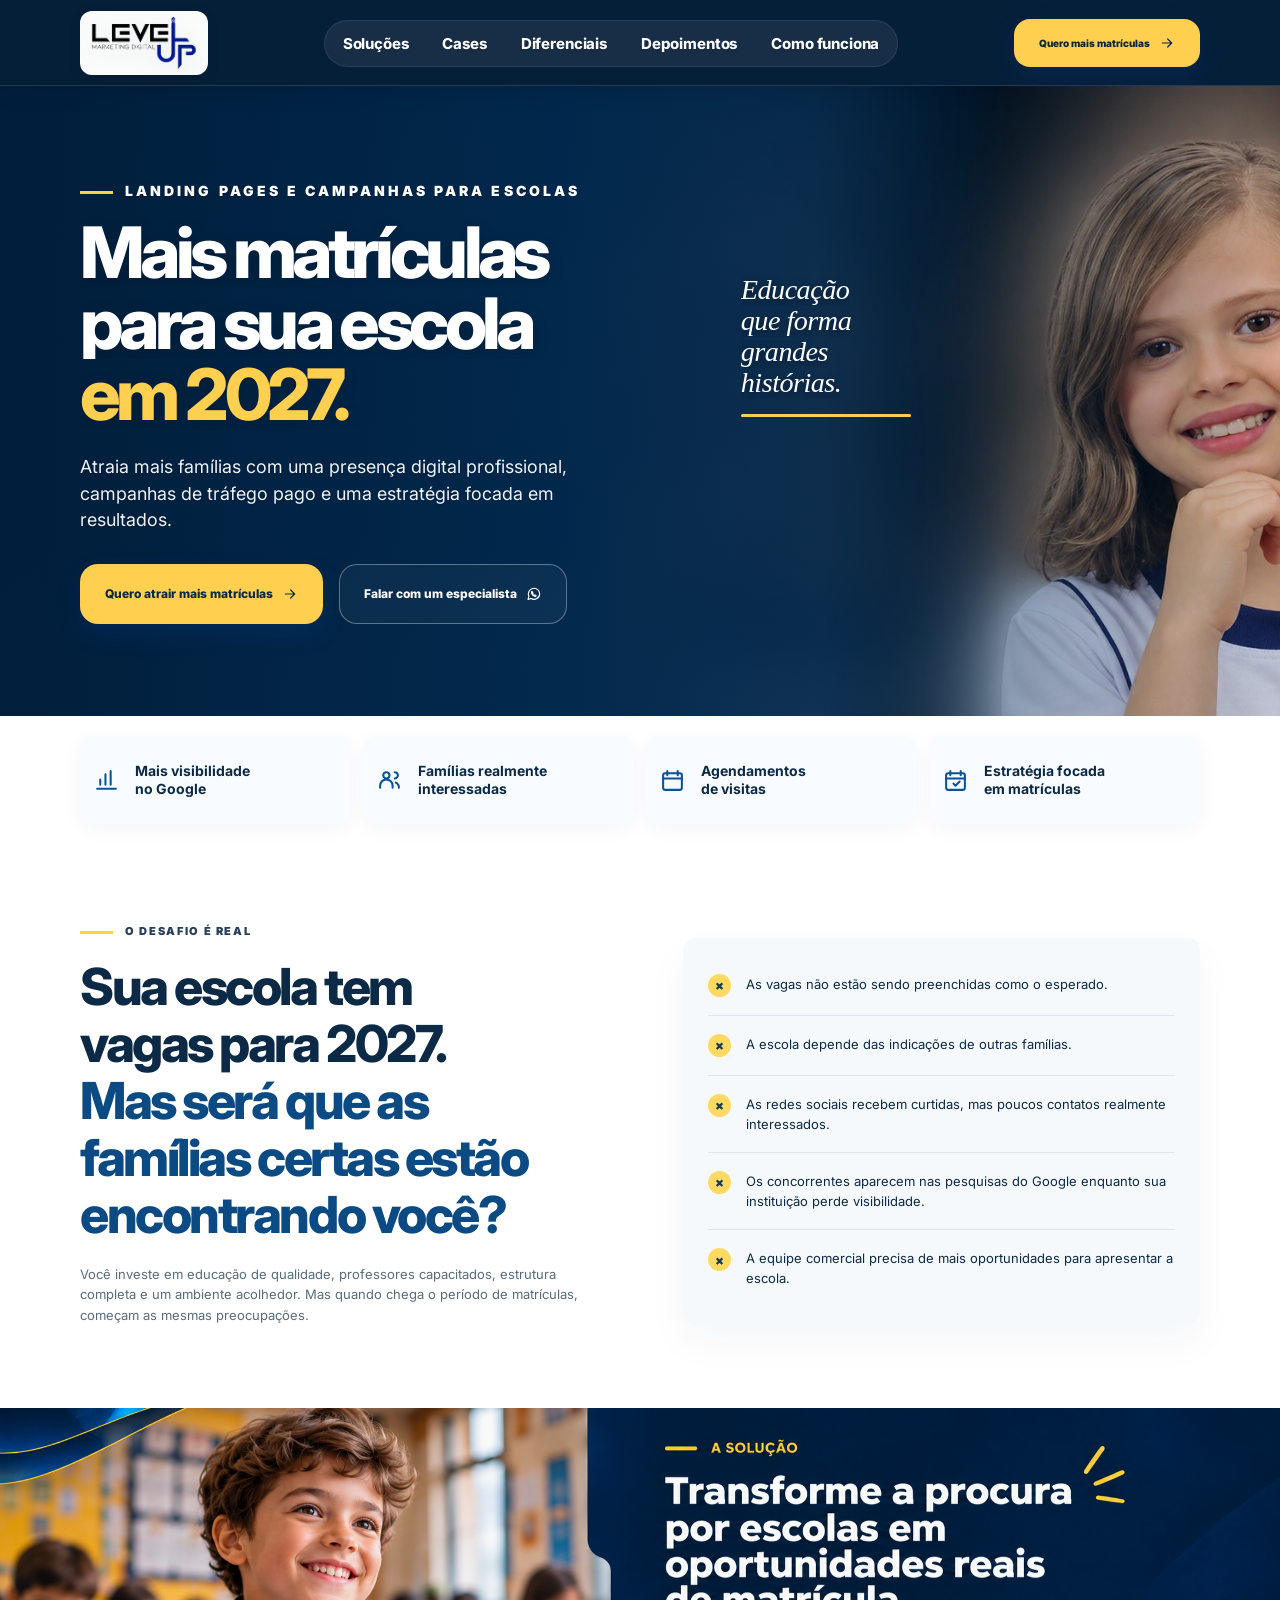
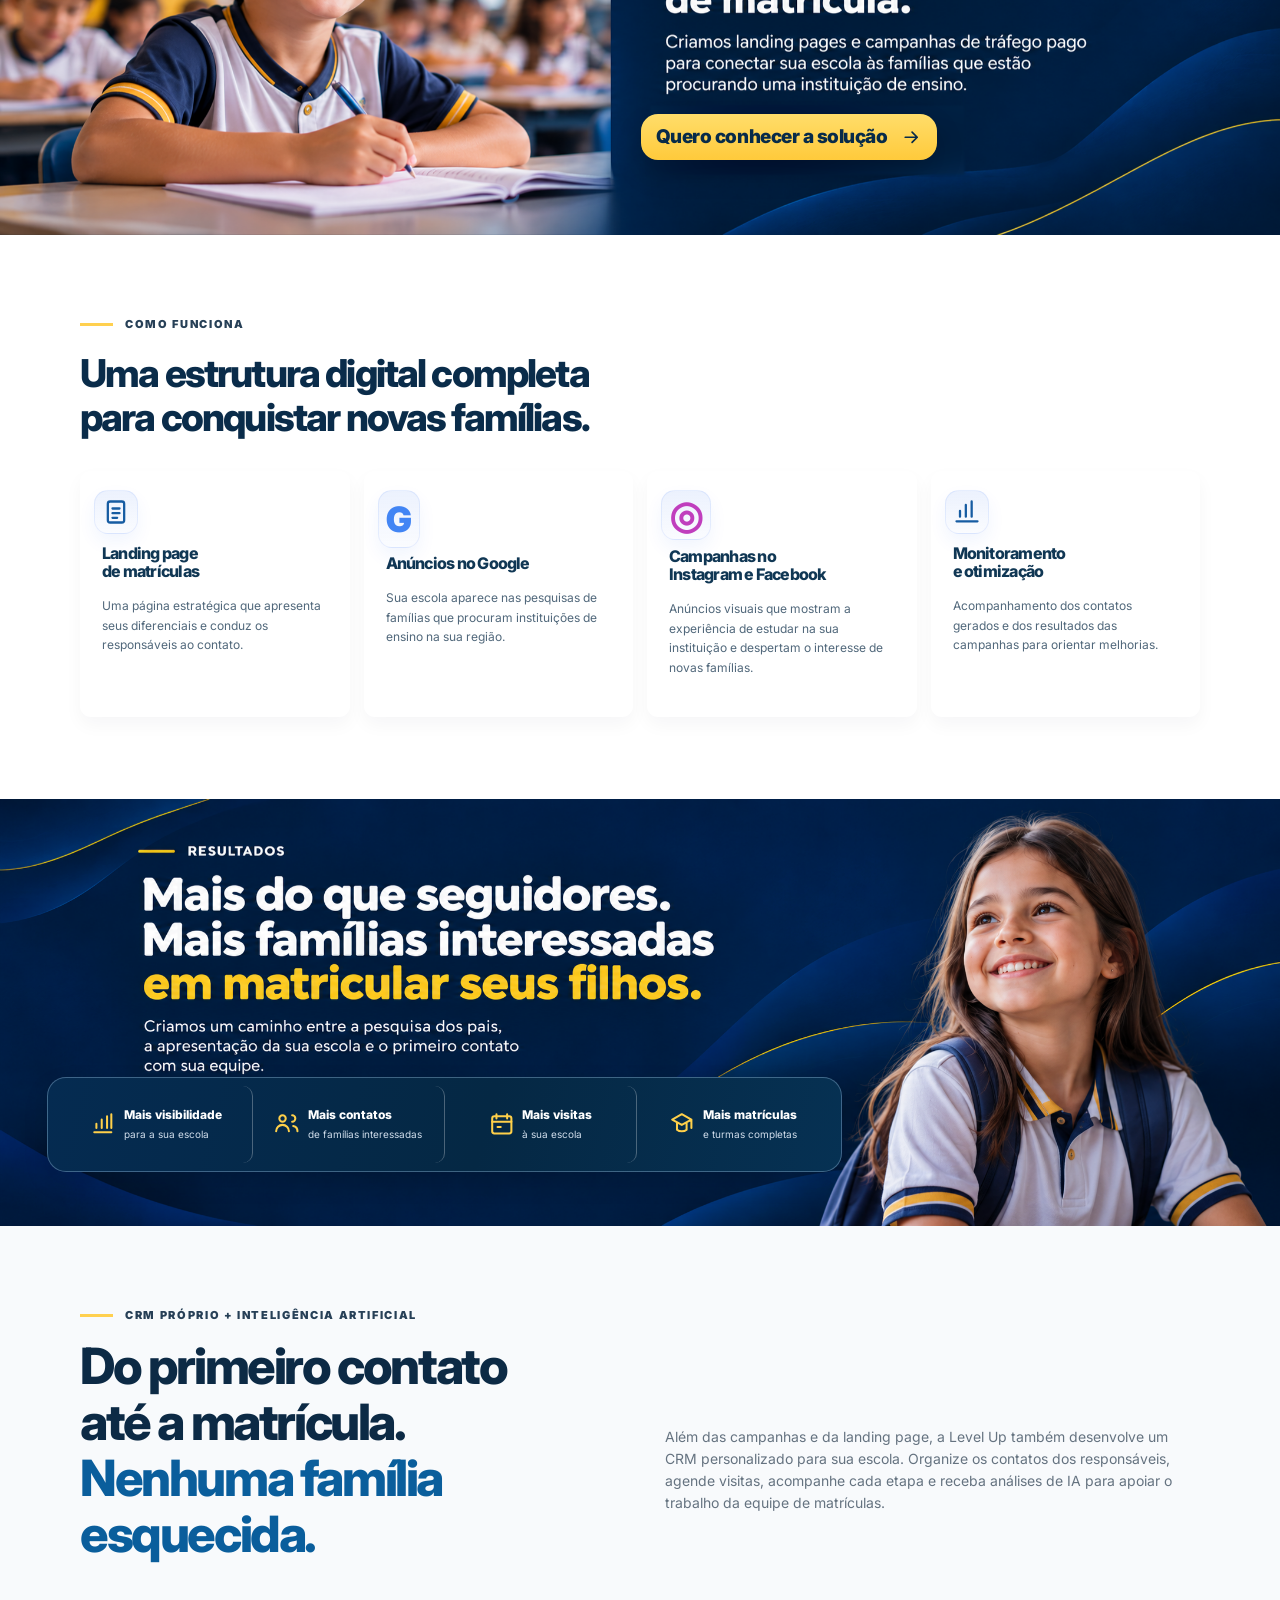
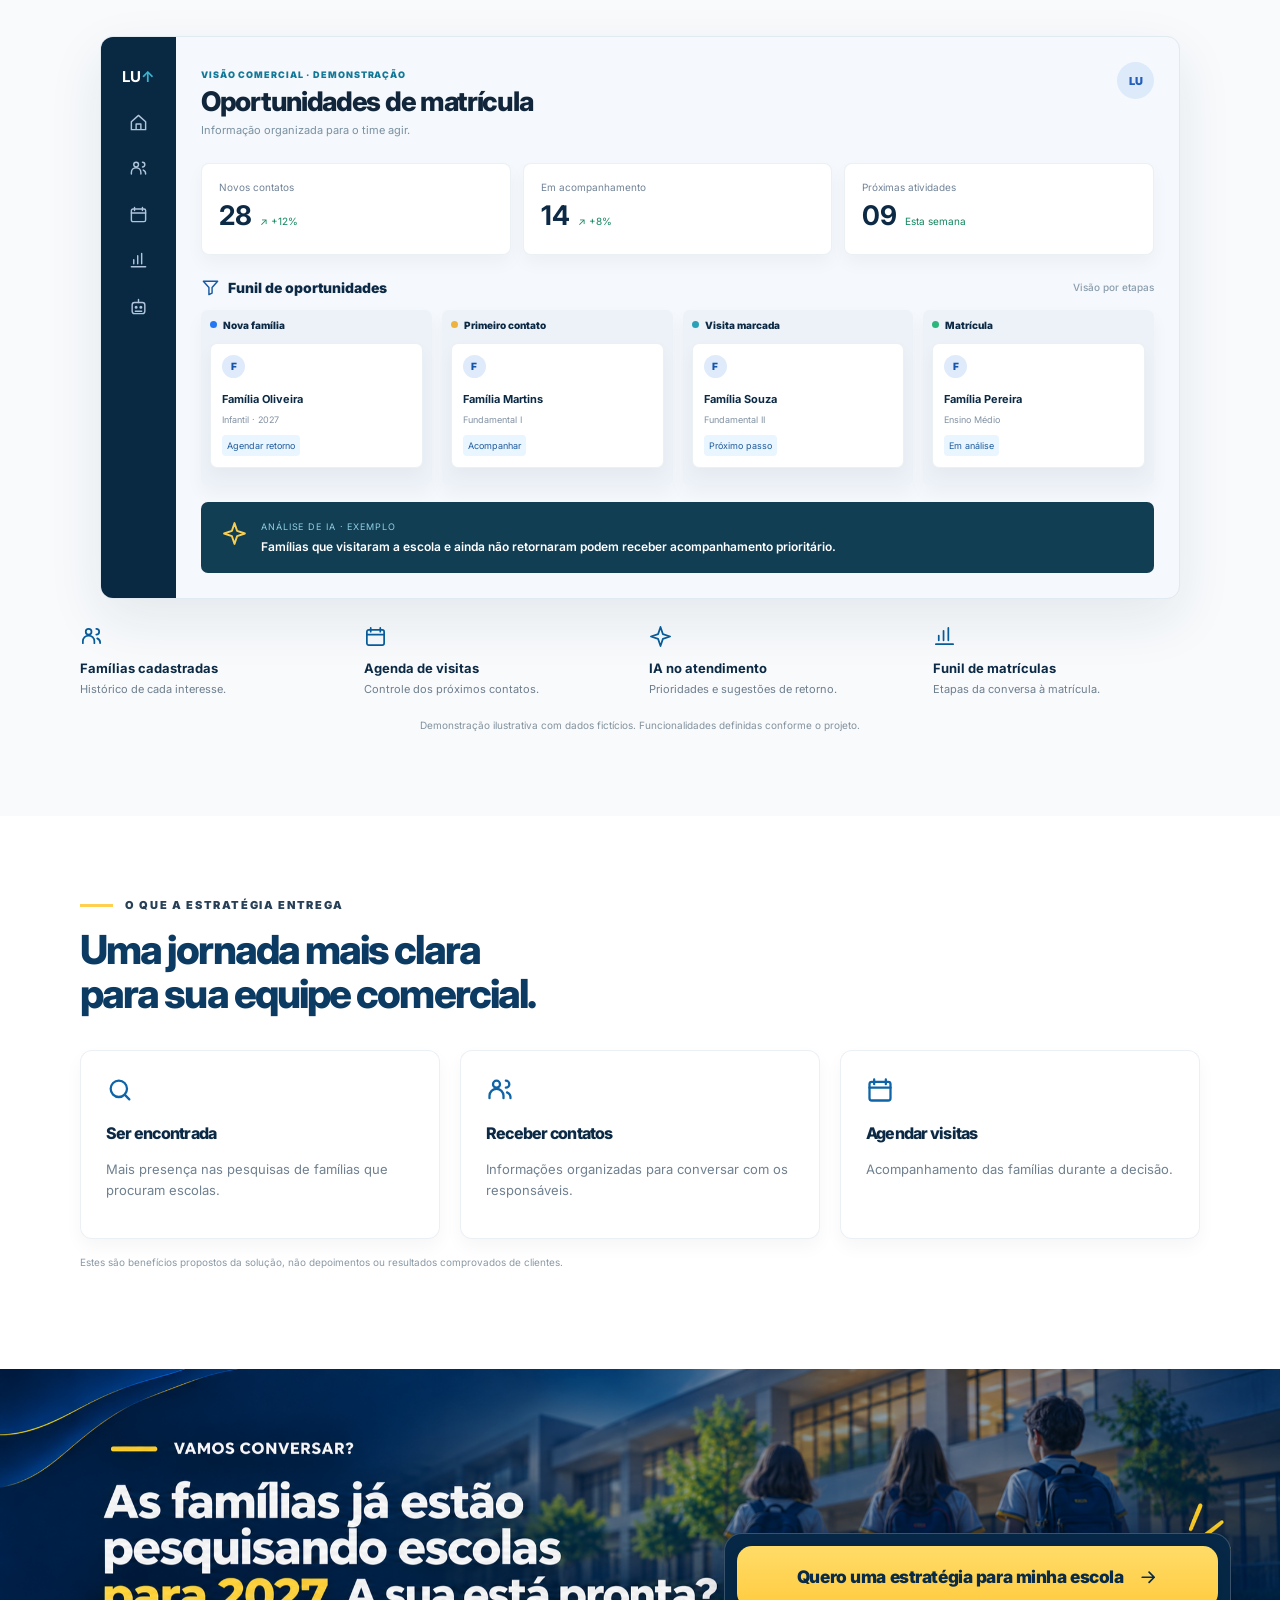
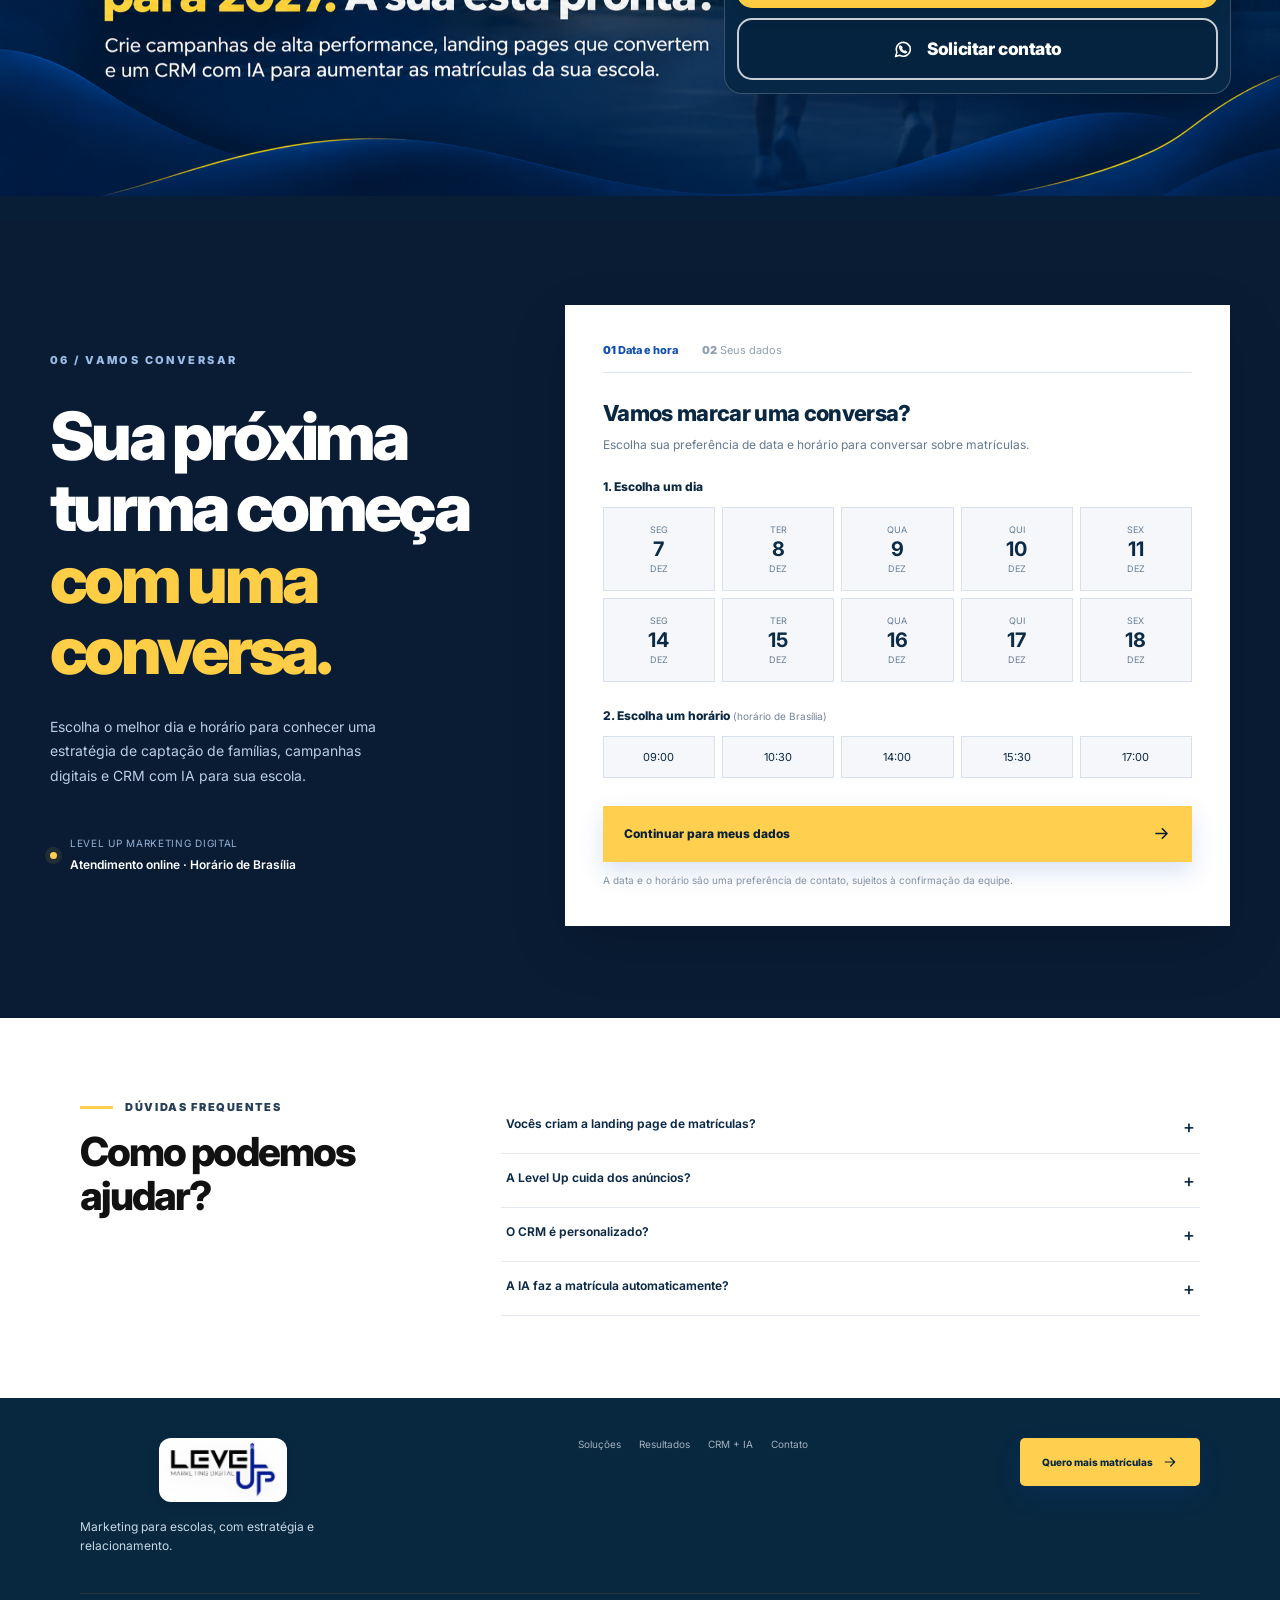
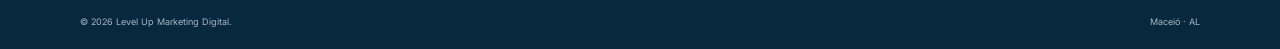
<file: educação/index.html>
<!doctype html>
<html lang="pt-BR"><head><meta charset="utf-8"><meta name="viewport" content="width=device-width,initial-scale=1">
<title>Level UP | Educação</title><meta http-equiv="refresh" content="0; url=/educacao/">
<link rel="canonical" href="https://mktlevelup.com.br/educacao/">
<script>location.replace('/educacao/');</script></head>
<body><p>Redirecionando para <a href="/educacao/">Level UP Educação</a>.</p></body></html>
</file>
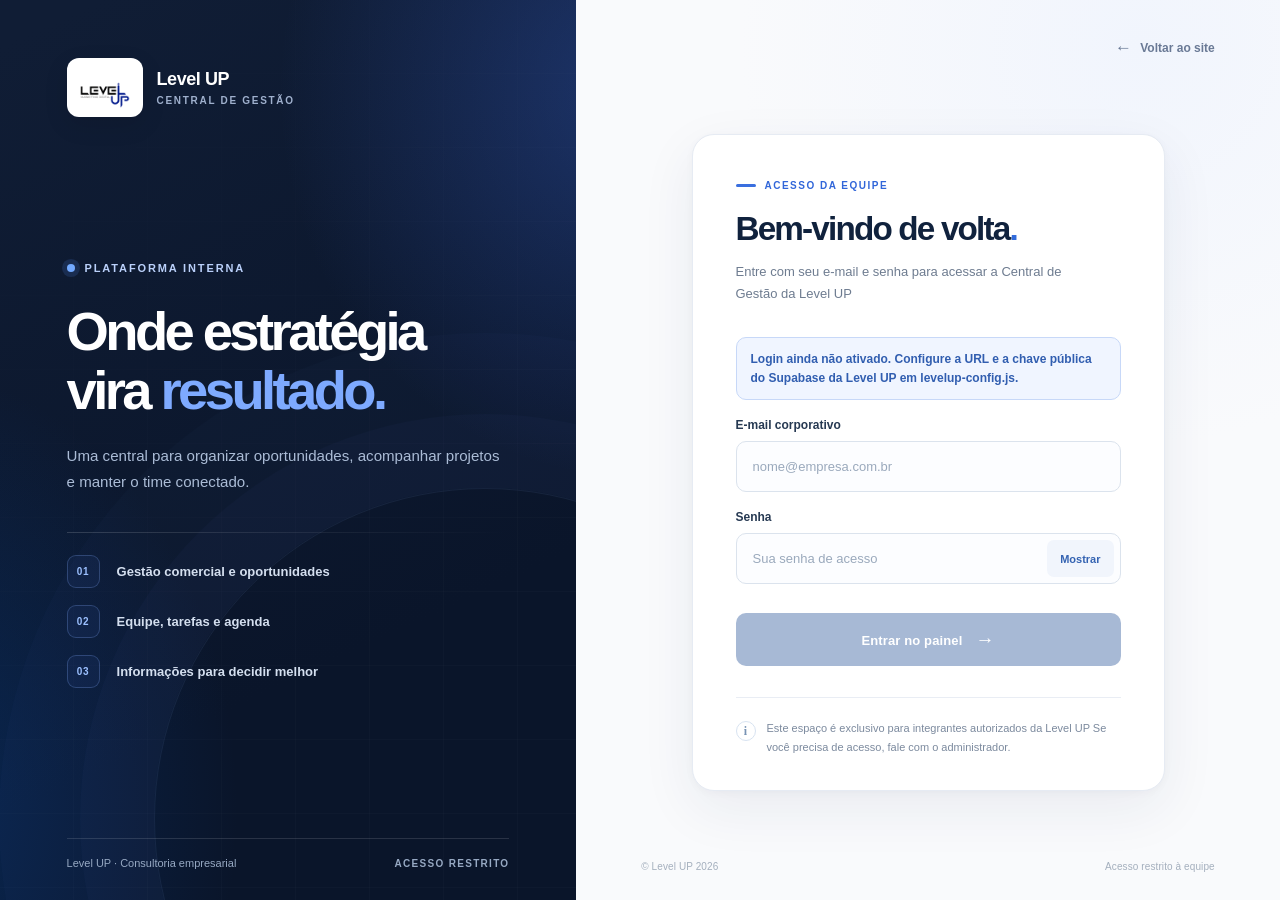
<file: gestao/index.html>
<!DOCTYPE html><html lang="pt-BR"><head><meta charset="utf-8"><meta name="viewport" content="width=device-width, initial-scale=1"><meta name="robots" content="noindex,nofollow"><title>Level UP | Central de Gestão · R25</title><link rel="icon" href="../assets/images/favicon.png" type="image/png"><link rel="stylesheet" href="style.css?v=R25-20261104-SEMANAS-1-4"></head><body><div id="app"><div class="boot">Carregando Central Level UP..</div></div><script src="./levelup-config.js?v=R18R2"></script><script type="module" src="app.js?v=R25-20261104-SEMANAS-1-4"></script></body></html>
</file>
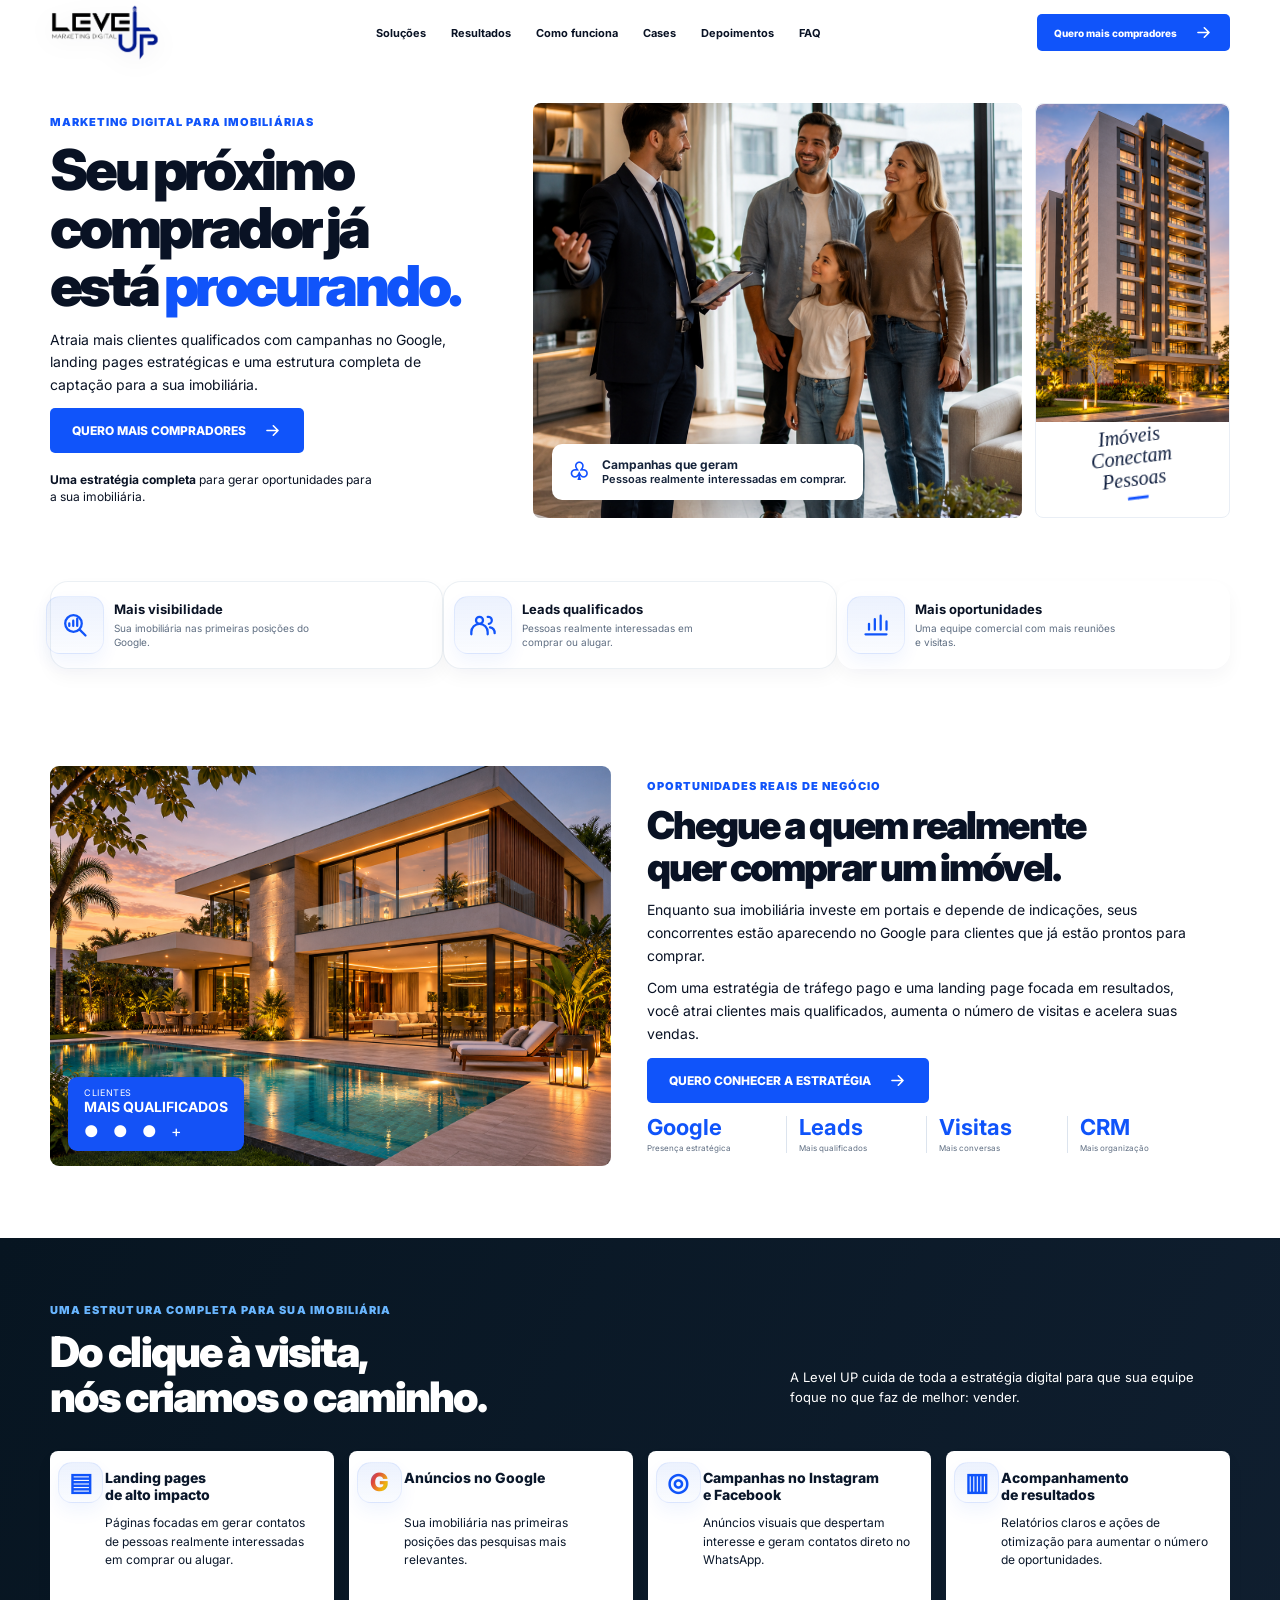
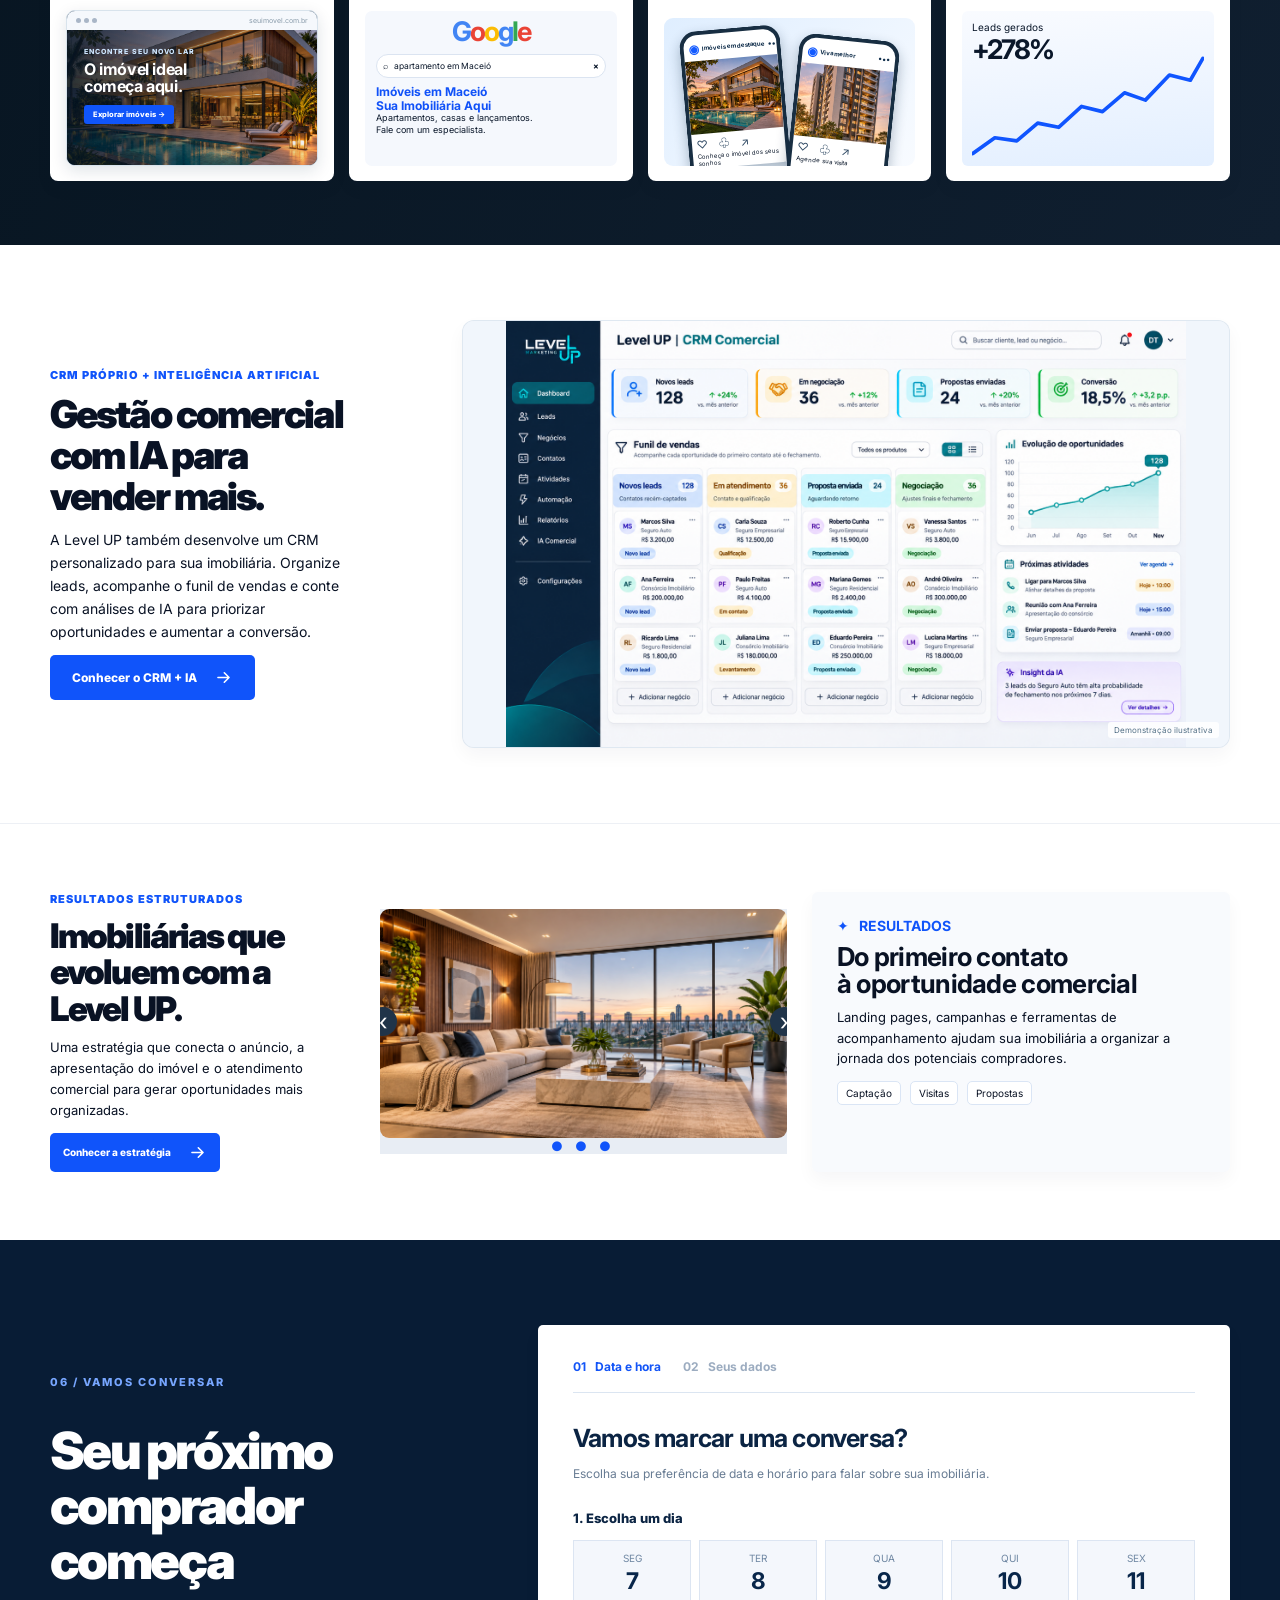
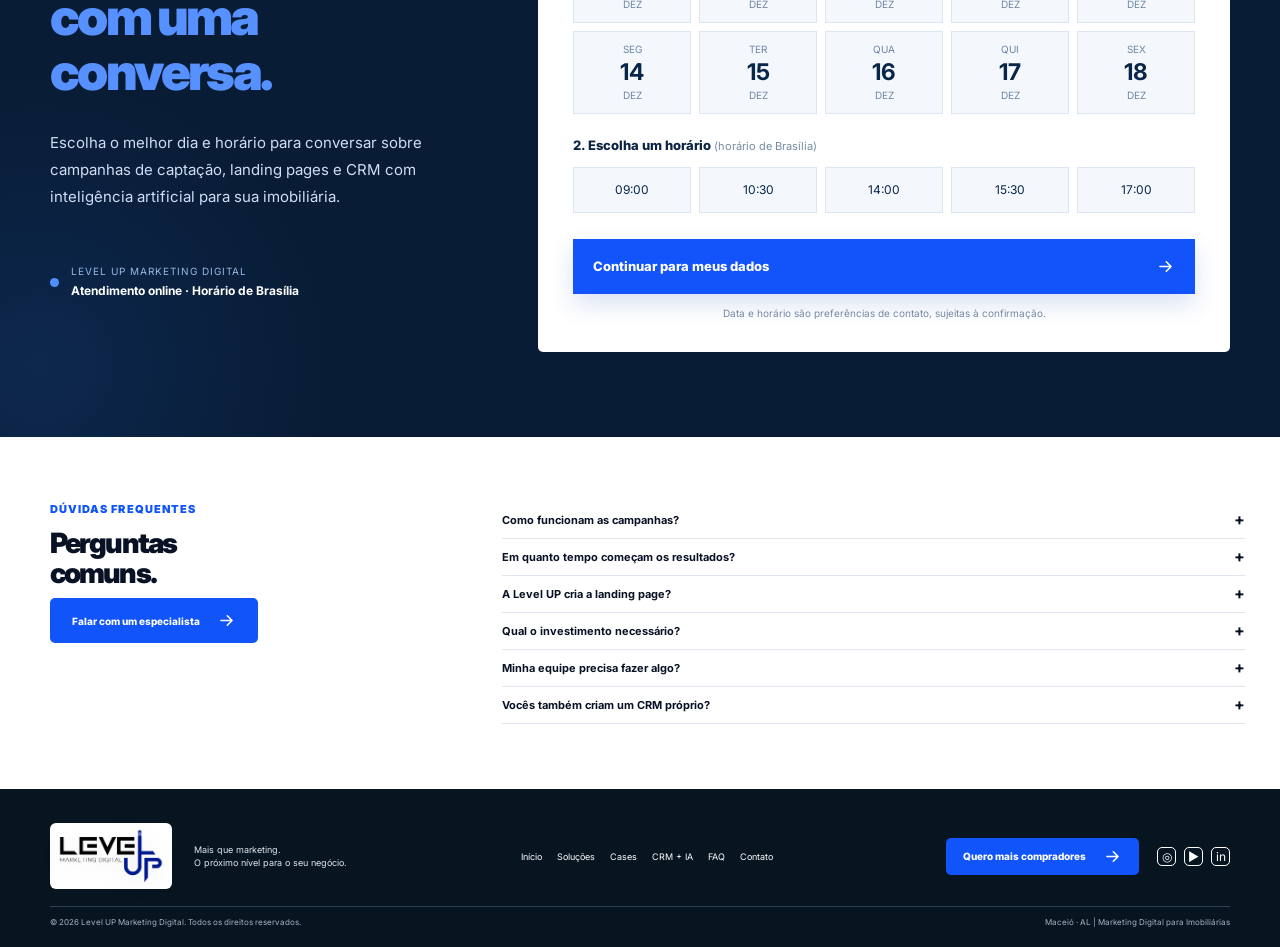
<file: imobiliarias/index.html>
<!DOCTYPE html>

<html lang="pt-BR"><head><meta charset="utf-8"/><meta content="width=device-width,initial-scale=1" name="viewport"/><meta content="#07192d" name="theme-color"/><meta content="Marketing digital para imobiliárias com campanhas, landing pages e CRM personalizado com inteligência artificial." name="description"/><title>Level UP | Marketing Digital para Imobiliárias</title><link href="styles.css" rel="stylesheet"/><link href="assets/favicon-levelup.png" rel="icon" type="image/png"/><link href="premium.css" rel="stylesheet"/><link rel="canonical" href="https://mktlevelup.com.br/imobiliarias/"></head>
<body>
<header class="site-header" id="inicio"><div class="wrap nav"><a aria-label="Level UP Marketing Digital — início" class="brand" href="#inicio"><img alt="Level UP Marketing Digital" class="official-logo" decoding="async" height="59" src="assets/logo-levelup-oficial.png" width="112"/></a><button aria-expanded="false" aria-label="Abrir menu" class="menu-toggle">☰</button><nav aria-label="Menu principal" class="menu"><a href="#solucoes">Soluções</a><a href="#resultados">Resultados</a><a href="#como-funciona">Como funciona</a><a href="#cases">Cases</a><a href="#depoimentos">Depoimentos</a><a href="#faq">FAQ</a></nav><a class="button small nav-cta" href="#contato">Quero mais compradores <svg aria-hidden="true" class="lu-icon lu-arrow" fill="none" stroke="currentColor" stroke-linecap="round" stroke-linejoin="round" stroke-width="2" viewbox="0 0 24 24"><path d="M5 12h14M13 6l6 6-6 6"></path></svg></a></div></header>
<main>
<section class="hero"><div class="wrap hero-grid"><div class="hero-copy"><div class="kicker">MARKETING DIGITAL PARA IMOBILIÁRIAS</div><h1>Seu próximo<br/>comprador já<br/>está <em>procurando.</em></h1><p>Atraia mais clientes qualificados com campanhas no Google, landing pages estratégicas e uma estrutura completa de captação para a sua imobiliária.</p><a class="button" href="#contato">QUERO MAIS COMPRADORES <svg aria-hidden="true" class="lu-icon lu-arrow" fill="none" stroke="currentColor" stroke-linecap="round" stroke-linejoin="round" stroke-width="2" viewbox="0 0 24 24"><path d="M5 12h14M13 6l6 6-6 6"></path></svg></a><div class="mini-proof"><p><strong>Uma estratégia completa</strong> para gerar oportunidades para a sua imobiliária.</p></div></div><div class="hero-visual"><div class="hero-main"><img alt="Corretor apresentando imóvel a compradores" decoding="async" loading="eager" onerror="this.onerror=null;this.src='assets/hero-agente-original-hd.png'" src="https://images.pexels.com/photos/36729940/pexels-photo-36729940.jpeg?auto=compress&amp;cs=tinysrgb&amp;w=2400&amp;q=90"/><div class="hero-photo-chip"><span class="hero-photo-chip-icon">♧</span><span><strong>Campanhas que geram</strong><br/>Pessoas realmente interessadas em comprar.</span></div></div><div class="hero-side"><img alt="Fachada de empreendimento moderno" decoding="async" loading="eager" src="assets/torre-generica.png"/><div class="side-caption">Imóveis<br/>Conectam<br/>Pessoas <span>━━</span></div></div></div></div></section>
<section class="benefits"><div class="wrap benefits-grid"><div class="lu-reveal"><span class="lineicon"><svg fill="none" stroke="currentColor" stroke-linecap="round" stroke-width="1.8" viewbox="0 0 24 24"><circle cx="10.7" cy="10.7" r="7.1"></circle><path d="m16 16 5 5"></path><path d="M7.1 12.8v-2.2M10.5 12.8V8.3M13.9 12.8V6.5"></path></svg></span><p><strong>Mais visibilidade</strong><small>Sua imobiliária nas primeiras posições do Google.</small></p></div><div class="lu-reveal"><span class="lineicon"><svg fill="none" stroke="currentColor" stroke-linecap="round" stroke-width="1.8" viewbox="0 0 24 24"><circle cx="9" cy="8" r="3"></circle><path d="M2 20v-2a7 7 0 0 1 14 0v2M17 11a3 3 0 1 0-1-6m2 9a5 5 0 0 1 4 5"></path></svg></span><p><strong>Leads qualificados</strong><small>Pessoas realmente interessadas em comprar ou alugar.</small></p></div><div class="lu-reveal"><span class="lineicon"><svg fill="none" stroke="currentColor" stroke-linecap="round" stroke-width="1.8" viewbox="0 0 24 24"><path d="M3 20h18M6 16v-5M11 16V7M16 16V4M21 16v-7"></path></svg></span><p><strong>Mais oportunidades</strong><small>Uma equipe comercial com mais reuniões e visitas.</small></p></div></div></section>
<section class="opportunity section" id="como-funciona"><div class="wrap opportunity-grid"><div class="house-photo lu-reveal"><img alt="Casa contemporânea com piscina iluminada" decoding="async" loading="lazy" src="assets/casa-generica.png"/><div class="house-label"><small>CLIENTES</small><strong>MAIS QUALIFICADOS</strong><span class="avatar-circles">● ● ● +</span></div></div><div class="opportunity-copy lu-reveal"><div class="kicker">OPORTUNIDADES REAIS DE NEGÓCIO</div><h2>Chegue a quem realmente<br/>quer comprar um imóvel.</h2><p>Enquanto sua imobiliária investe em portais e depende de indicações, seus concorrentes estão aparecendo no Google para clientes que já estão prontos para comprar.</p><p>Com uma estratégia de tráfego pago e uma landing page focada em resultados, você atrai clientes mais qualificados, aumenta o número de visitas e acelera suas vendas.</p><a class="button" href="#contato">QUERO CONHECER A ESTRATÉGIA <svg aria-hidden="true" class="lu-icon lu-arrow" fill="none" stroke="currentColor" stroke-linecap="round" stroke-linejoin="round" stroke-width="2" viewbox="0 0 24 24"><path d="M5 12h14M13 6l6 6-6 6"></path></svg></a><div class="metrics"><div><strong>Google</strong><small>Presença estratégica</small></div><div><strong>Leads</strong><small>Mais qualificados</small></div><div><strong>Visitas</strong><small>Mais conversas</small></div><div><strong>CRM</strong><small>Mais organização</small></div></div></div></div></section>
<section class="solutions" id="solucoes"><div class="wrap"><div class="solutions-heading"><div class="lu-reveal"><div class="kicker light">UMA ESTRUTURA COMPLETA PARA SUA IMOBILIÁRIA</div><h2>Do clique à visita,<br/>nós criamos o caminho.</h2></div><p>A Level UP cuida de toda a estratégia digital para que sua equipe foque no que faz de melhor: vender.</p></div><div class="service-grid"><article class="service-card lu-reveal"><div class="service-title"><span class="service-icon">▤</span><h3>Landing pages<br/>de alto impacto</h3></div><p>Páginas focadas em gerar contatos de pessoas realmente interessadas em comprar ou alugar.</p><div aria-label="Demonstração de landing page imobiliária com fotografia de uma residência" class="lu-browser-mock" role="img">
<div class="lu-browser-head"><span></span><span></span><span></span><small>seuimovel.com.br</small></div>
<div class="lu-browser-photo"><div class="lu-browser-overlay"><small>ENCONTRE SEU NOVO LAR</small><strong>O imóvel ideal<br/>começa aqui.</strong><span>Explorar imóveis <b>→</b></span></div></div>
</div></article><article class="service-card lu-reveal"><div class="service-title"><span class="service-icon multicolor">G</span><h3>Anúncios no Google</h3></div><p>Sua imobiliária nas primeiras posições das pesquisas mais relevantes.</p><div class="google-mock"><div class="google-word"><span>G</span><span>o</span><span>o</span><span>g</span><span>l</span><span>e</span></div><div class="search-pill">⌕   apartamento em Maceió <b>×</b></div><strong>Imóveis em Maceió<br/>Sua Imobiliária Aqui</strong><small>Apartamentos, casas e lançamentos.<br/>Fale com um especialista.</small></div></article><article class="service-card lu-reveal"><div class="service-title"><span class="service-icon">◎</span><h3>Campanhas no Instagram<br/>e Facebook</h3></div><p>Anúncios visuais que despertam interesse e geram contatos direto no WhatsApp.</p><div aria-label="Demonstração de anúncios de imóveis para redes sociais" class="lu-social-mock" role="img">
<div class="lu-phone lu-phone-one"><div class="lu-phone-bar"><span>◉</span> Imóveis em destaque <b>•••</b></div><div class="lu-phone-photo"></div><div class="lu-phone-actions">♡　♧　↗</div><small>Conheça o imóvel dos seus sonhos</small></div>
<div class="lu-phone lu-phone-two"><div class="lu-phone-bar"><span>◉</span> Viva melhor <b>•••</b></div><div class="lu-phone-photo"></div><div class="lu-phone-actions">♡　♧　↗</div><small>Agende sua visita</small></div>
</div></article><article class="service-card lu-reveal"><div class="service-title"><span class="service-icon">▥</span><h3>Acompanhamento<br/>de resultados</h3></div><p>Relatórios claros e ações de otimização para aumentar o número de oportunidades.</p><div class="analytics"><small>Leads gerados</small><strong>+278%</strong><svg aria-label="Gráfico ilustrativo de crescimento de leads" role="img" viewbox="0 0 220 110"><polyline fill="none" points="0,98 21,83 42,86 62,69 82,73 104,53 124,58 145,40 165,47 188,23 208,28 220,7" stroke="#1055ff" stroke-linecap="round" stroke-linejoin="round" stroke-width="3.5"></polyline></svg></div></article></div></div></section>
<section class="crm-section section" id="crm"><div class="wrap crm-grid"><div class="crm-copy lu-reveal"><div class="kicker">CRM PRÓPRIO + INTELIGÊNCIA ARTIFICIAL</div><h2>Gestão comercial<br/>com IA para<br/>vender mais.</h2><p>A Level UP também desenvolve um CRM personalizado para sua imobiliária. Organize leads, acompanhe o funil de vendas e conte com análises de IA para priorizar oportunidades e aumentar a conversão.</p><a class="button" href="#contato">Conhecer o CRM + IA <svg aria-hidden="true" class="lu-icon lu-arrow" fill="none" stroke="currentColor" stroke-linecap="round" stroke-linejoin="round" stroke-width="2" viewbox="0 0 24 24"><path d="M5 12h14M13 6l6 6-6 6"></path></svg></a></div><div class="crm-screen lu-reveal"><img alt="Demonstração ilustrativa do painel CRM da Level UP com funil de vendas e inteligência artificial" decoding="async" loading="lazy" src="assets/crm-dashboard.png"/><span class="illustrative-label">Demonstração ilustrativa</span></div></div></section>
<section class="cases section" id="resultados"><div class="wrap cases-grid" id="cases"><div class="lu-reveal"><div class="kicker">RESULTADOS ESTRUTURADOS</div><h2>Imobiliárias que<br/>evoluem com a<br/>Level UP.</h2><p>Uma estratégia que conecta o anúncio, a apresentação do imóvel e o atendimento comercial para gerar oportunidades mais organizadas.</p><a class="button" href="#contato">Conhecer a estratégia <svg aria-hidden="true" class="lu-icon lu-arrow" fill="none" stroke="currentColor" stroke-linecap="round" stroke-linejoin="round" stroke-width="2" viewbox="0 0 24 24"><path d="M5 12h14M13 6l6 6-6 6"></path></svg></a></div><div class="case-photo lu-reveal"><img alt="Interior de imóvel contemporâneo com vista para a cidade" decoding="async" loading="lazy" src="assets/sala-skyline.png"/><div class="slider-arrows"><button aria-label="Imagem anterior" type="button">‹</button><button aria-label="Próxima imagem" type="button">›</button></div><div class="dots">● ● ●</div></div><div class="case-proof lu-reveal" id="depoimentos"><div class="proof-number"><span>✦</span><b>RESULTADOS</b></div><h3>Do primeiro contato<br/>à oportunidade comercial</h3><p>Landing pages, campanhas e ferramentas de acompanhamento ajudam sua imobiliária a organizar a jornada dos potenciais compradores.</p><div class="case-points"><span>Captação</span><span>Visitas</span><span>Propostas</span></div></div></div></section>
<section class="booking-section" id="contato"><div class="wrap booking-layout">
<div class="booking-intro lu-reveal"><div class="booking-eyebrow">06 / VAMOS CONVERSAR</div><h2>Seu próximo<br/>comprador começa<br/><em>com uma conversa.</em></h2><p>Escolha o melhor dia e horário para conversar sobre campanhas de captação, landing pages e CRM com inteligência artificial para sua imobiliária.</p><div class="booking-location"><span class="booking-dot"></span><span>LEVEL UP MARKETING DIGITAL<br/><strong>Atendimento online · Horário de Brasília</strong></span></div></div>
<div aria-label="Agendamento de conversa com a Level UP" class="booking-panel lu-reveal"><div aria-label="Etapas do agendamento" class="booking-steps"><div class="booking-step is-current" data-progress="1"><span>01</span> Data e hora</div><div class="booking-step" data-progress="2"><span>02</span> Seus dados</div></div><form id="booking-form" novalidate="">
<div class="booking-page" data-step="1"><h3>Vamos marcar uma conversa?</h3><p class="booking-help">Escolha sua preferência de data e horário para falar sobre sua imobiliária.</p><div class="booking-field-title">1. Escolha um dia</div><div aria-label="Seleção de dia" class="booking-days" id="booking-days" role="group"></div><div class="booking-field-title booking-time-title">2. Escolha um horário <span>(horário de Brasília)</span></div><div aria-label="Seleção de horário" class="booking-times" id="booking-times" role="group"></div><p class="booking-error" hidden="" id="booking-step-error" role="alert">Selecione um dia e um horário para continuar.</p><button class="booking-next" id="booking-next" type="button">Continuar para meus dados <svg aria-hidden="true" class="lu-icon lu-arrow" fill="none" stroke="currentColor" stroke-linecap="round" stroke-linejoin="round" stroke-width="2" viewbox="0 0 24 24"><path d="M5 12h14M13 6l6 6-6 6"></path></svg></button><p class="booking-footnote">Data e horário são preferências de contato, sujeitas à confirmação.</p></div>
<div class="booking-page" data-step="2" hidden=""><h3>Conte um pouco sobre sua imobiliária.</h3><p class="booking-help">Precisamos de algumas informações para preparar a conversa.</p><div class="booking-choice-summary" id="booking-choice-summary"></div><div class="booking-form-fields"><label>Nome completo<input autocomplete="name" name="nome" placeholder="Como podemos chamar você?" required=""/></label><label>WhatsApp<input autocomplete="tel" inputmode="tel" name="whatsapp" placeholder="(82) 99999-9999" required="" type="tel"/></label><label>E-mail<input autocomplete="email" name="email" placeholder="seuemail@imobiliaria.com.br" required="" type="email"/></label><label>Nome da imobiliária<input autocomplete="organization" name="imobiliaria" placeholder="Nome da empresa" required=""/></label></div><div class="booking-actions"><button class="booking-back" id="booking-back" type="button">Voltar</button><button class="booking-next" type="submit">Preparar solicitação <svg aria-hidden="true" class="lu-icon lu-arrow" fill="none" stroke="currentColor" stroke-linecap="round" stroke-linejoin="round" stroke-width="2" viewbox="0 0 24 24"><path d="M5 12h14M13 6l6 6-6 6"></path></svg></button></div><p class="booking-footnote">Sua solicitação será enviada com segurança. A reunião depende de confirmação da equipe.</p></div>
<div class="booking-page booking-success" data-step="3" hidden=""><div class="booking-check">✓</div><h3>Sua solicitação</h3><p class="booking-help">A equipe entrará em contato para confirmar sua preferência de horário.</p><button class="booking-next" id="booking-restart" type="button">Fazer outra solicitação <svg aria-hidden="true" class="lu-icon lu-arrow" fill="none" stroke="currentColor" stroke-linecap="round" stroke-linejoin="round" stroke-width="2" viewbox="0 0 24 24"><path d="M5 12h14M13 6l6 6-6 6"></path></svg></button></div></form></div></div></section>
<section class="faq-section section" id="faq"><div class="wrap faq-grid"><div class="lu-reveal"><div class="kicker">DÚVIDAS FREQUENTES</div><h2>Perguntas<br/>comuns.</h2><a class="button" href="#contato">Falar com um especialista <svg aria-hidden="true" class="lu-icon lu-arrow" fill="none" stroke="currentColor" stroke-linecap="round" stroke-linejoin="round" stroke-width="2" viewbox="0 0 24 24"><path d="M5 12h14M13 6l6 6-6 6"></path></svg></a></div><div class="faq-items lu-reveal"><details><summary>Como funcionam as campanhas?</summary><p>Criamos uma estratégia digital com landing pages, anúncios segmentados e acompanhamento dos contatos gerados.</p></details><details><summary>Em quanto tempo começam os resultados?</summary><p>O prazo depende do investimento, da concorrência e da maturidade comercial da operação. Alinhamos expectativas na proposta.</p></details><details><summary>A Level UP cria a landing page?</summary><p>Sim. Desenvolvemos páginas específicas para apresentar seus imóveis e facilitar a captação de interessados.</p></details><details><summary>Qual o investimento necessário?</summary><p>O investimento é definido de acordo com os objetivos, mercados e escopo contratado.</p></details><details><summary>Minha equipe precisa fazer algo?</summary><p>A equipe comercial precisa acompanhar os contatos e realizar os atendimentos; podemos apoiar a estruturação desse fluxo.</p></details><details><summary>Vocês também criam um CRM próprio?</summary><p>Sim. Podemos desenvolver um CRM sob medida, com etapas de vendas, histórico de leads e análises de IA conforme o projeto contratado.</p></details></div></div></section>
</main><footer class="footer"><div class="wrap footer-main"><a aria-label="Level UP Marketing Digital — início" class="brand footer-brand brand-footer-official" href="#inicio"><img alt="Level UP Marketing Digital" class="official-logo" decoding="async" height="59" src="assets/logo-levelup-oficial.png" width="112"/></a><p>Mais que marketing.<br/>O próximo nível para o seu negócio.</p><nav aria-label="Rodapé"><a href="#inicio">Início</a><a href="#solucoes">Soluções</a><a href="#cases">Cases</a><a href="#crm">CRM + IA</a><a href="#faq">FAQ</a><a href="#contato">Contato</a></nav><a class="button small" href="#contato">Quero mais compradores <svg aria-hidden="true" class="lu-icon lu-arrow" fill="none" stroke="currentColor" stroke-linecap="round" stroke-linejoin="round" stroke-width="2" viewbox="0 0 24 24"><path d="M5 12h14M13 6l6 6-6 6"></path></svg></a><div aria-label="Redes sociais" class="socials"><span>◎</span><span>▶</span><span>in</span></div></div><div class="wrap footer-bottom"><span>© 2026 Level UP Marketing Digital. Todos os direitos reservados.</span><span>Maceió · AL | Marketing Digital para Imobiliárias</span></div></footer>
<script src="script.js"></script><button aria-label="Voltar ao início da página" class="lu-back-to-top" id="lu-back-to-top" type="button"><svg aria-hidden="true" fill="none" stroke="currentColor" stroke-linecap="round" stroke-linejoin="round" stroke-width="2" viewbox="0 0 24 24"><path d="M12 19V5m-6 6 6-6 6 6"></path></svg></button><script defer="True" src="premium.js"></script><script src="/assets/js/levelup-leads-config.js"></script><script src="/assets/js/levelup-leads.js"></script></body></html>
</file>
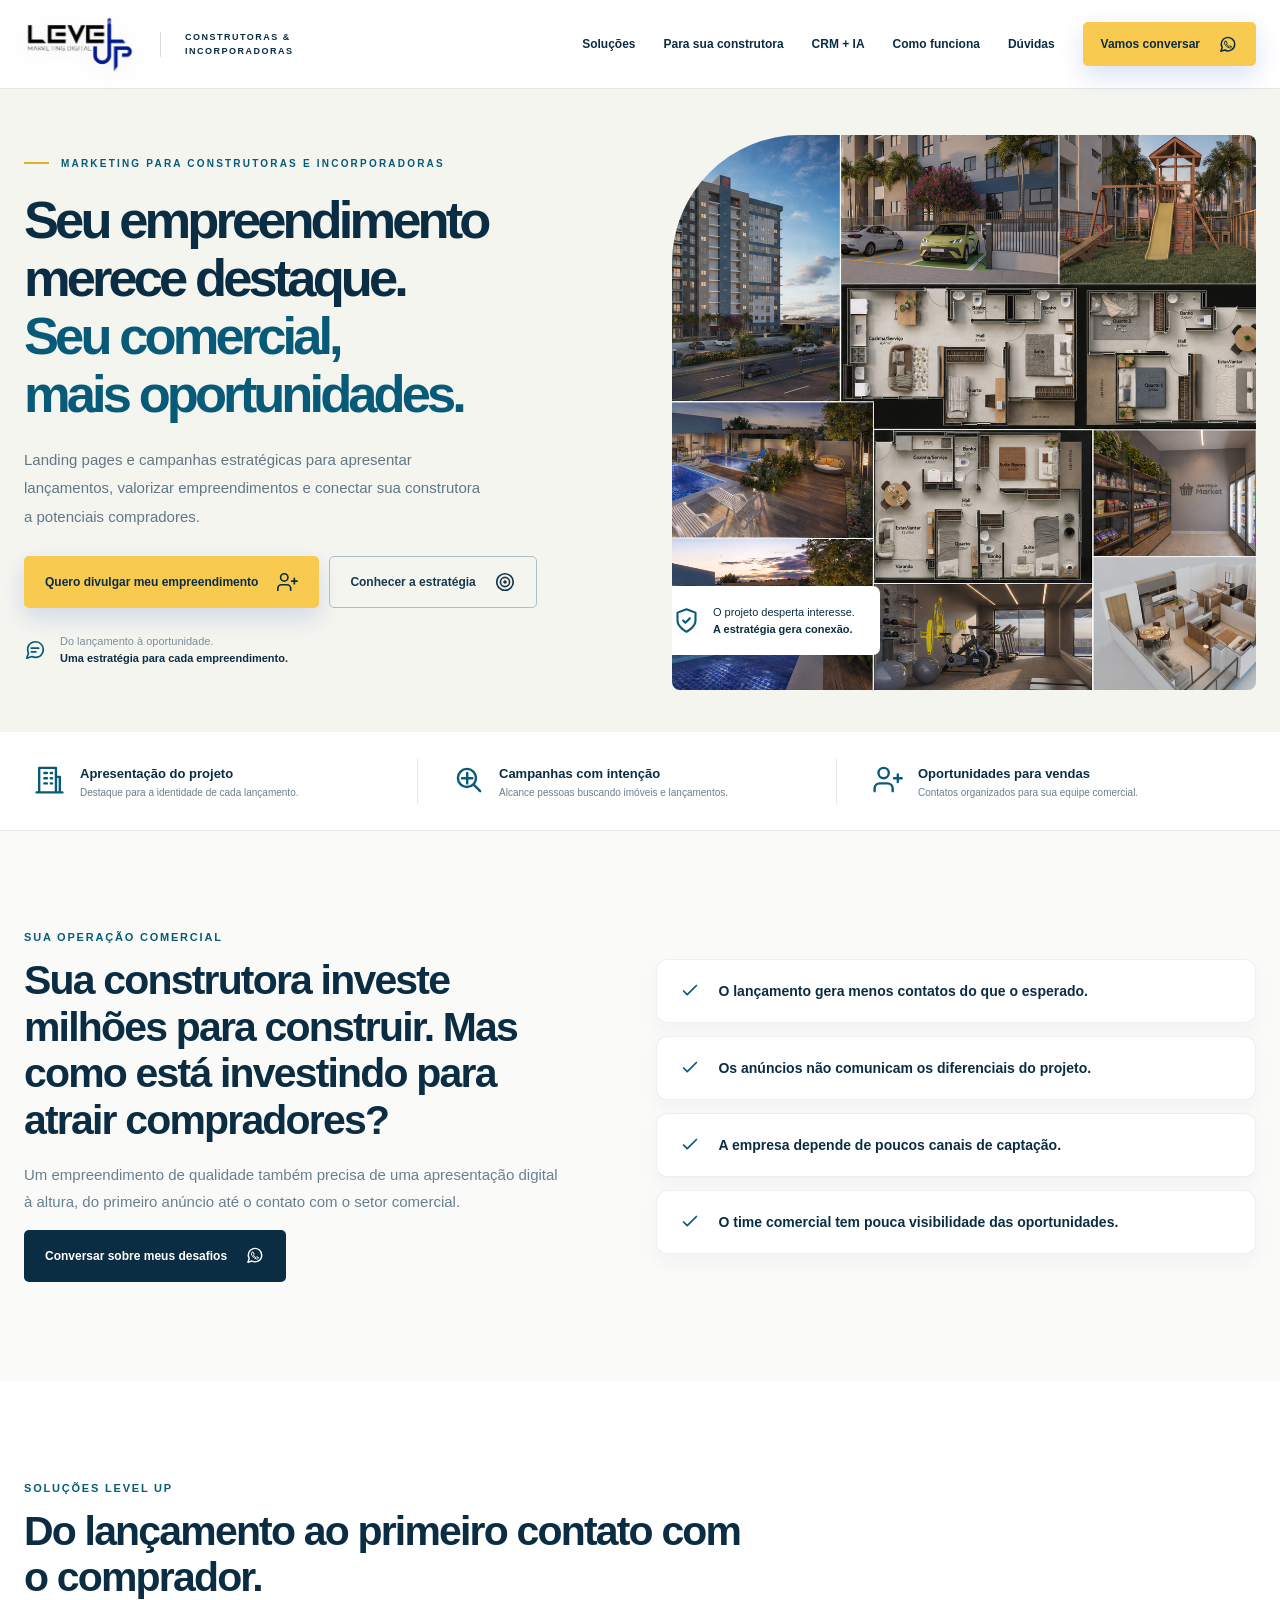
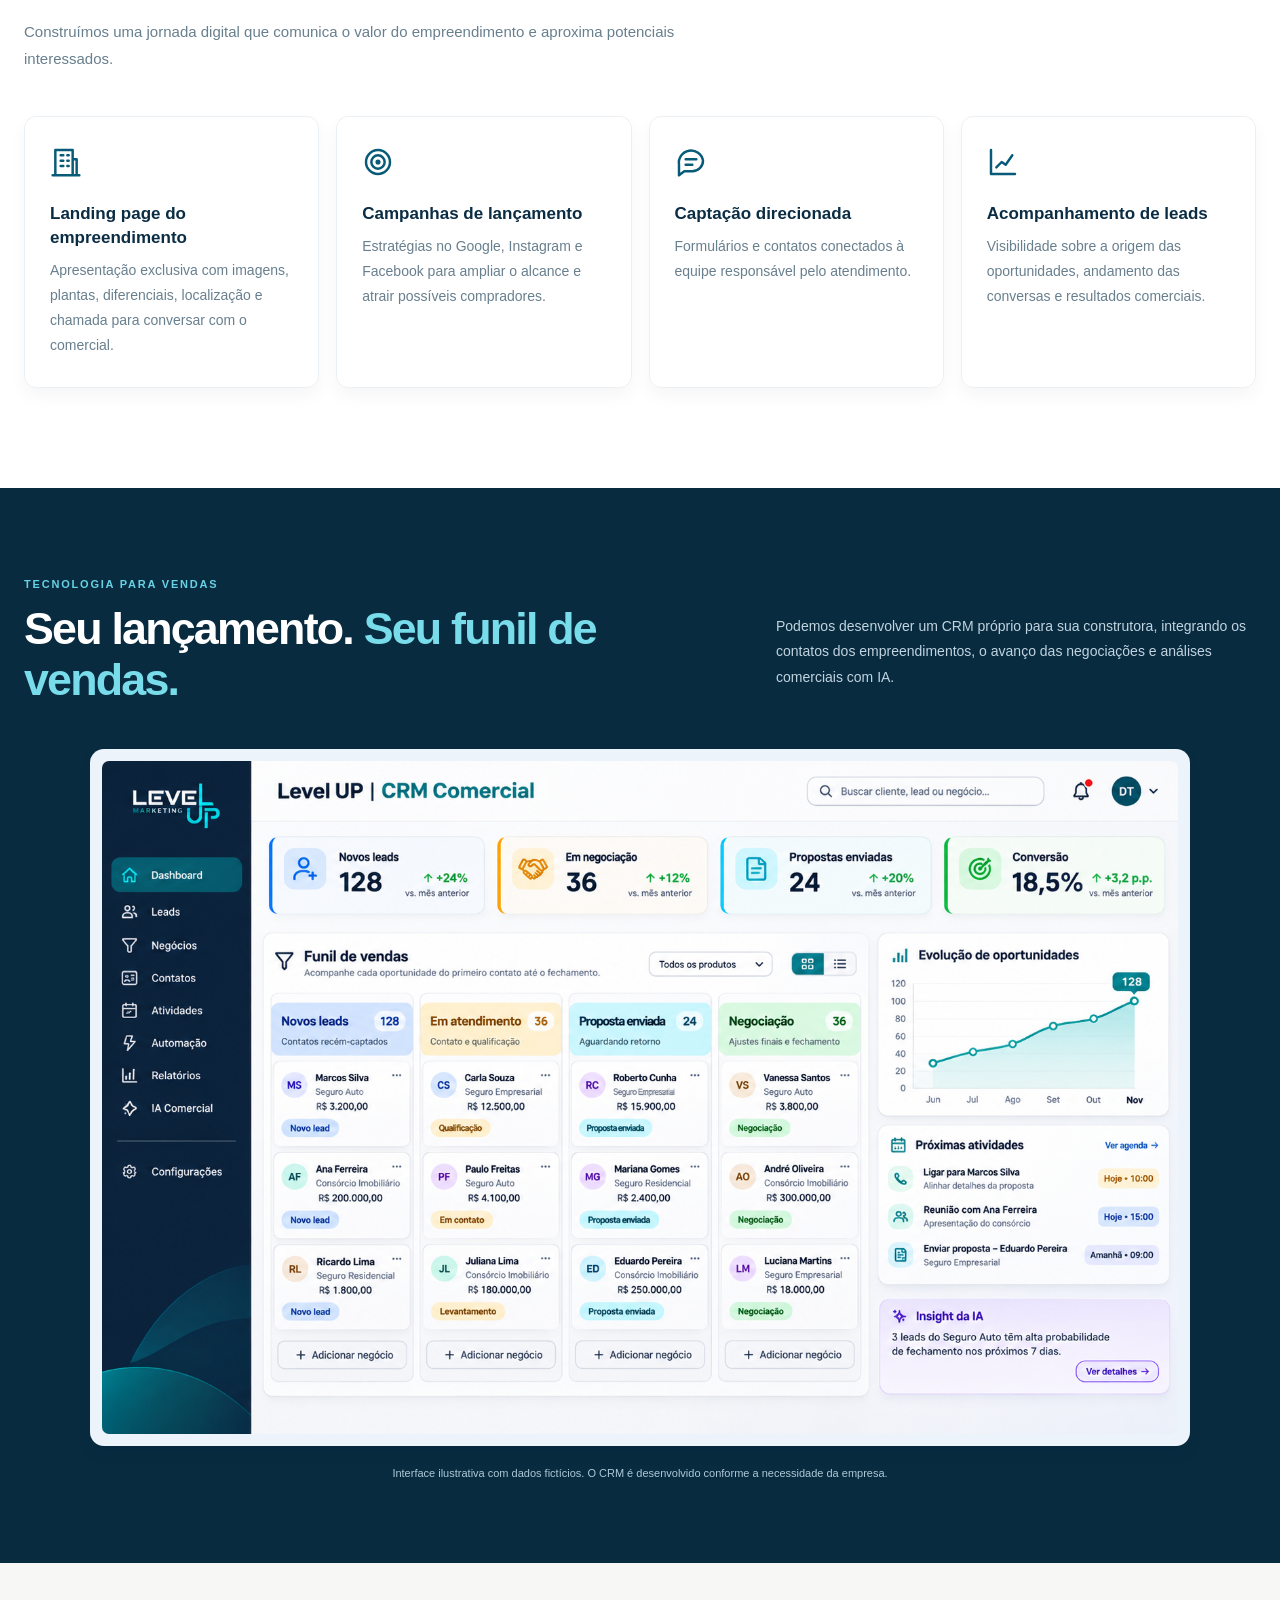
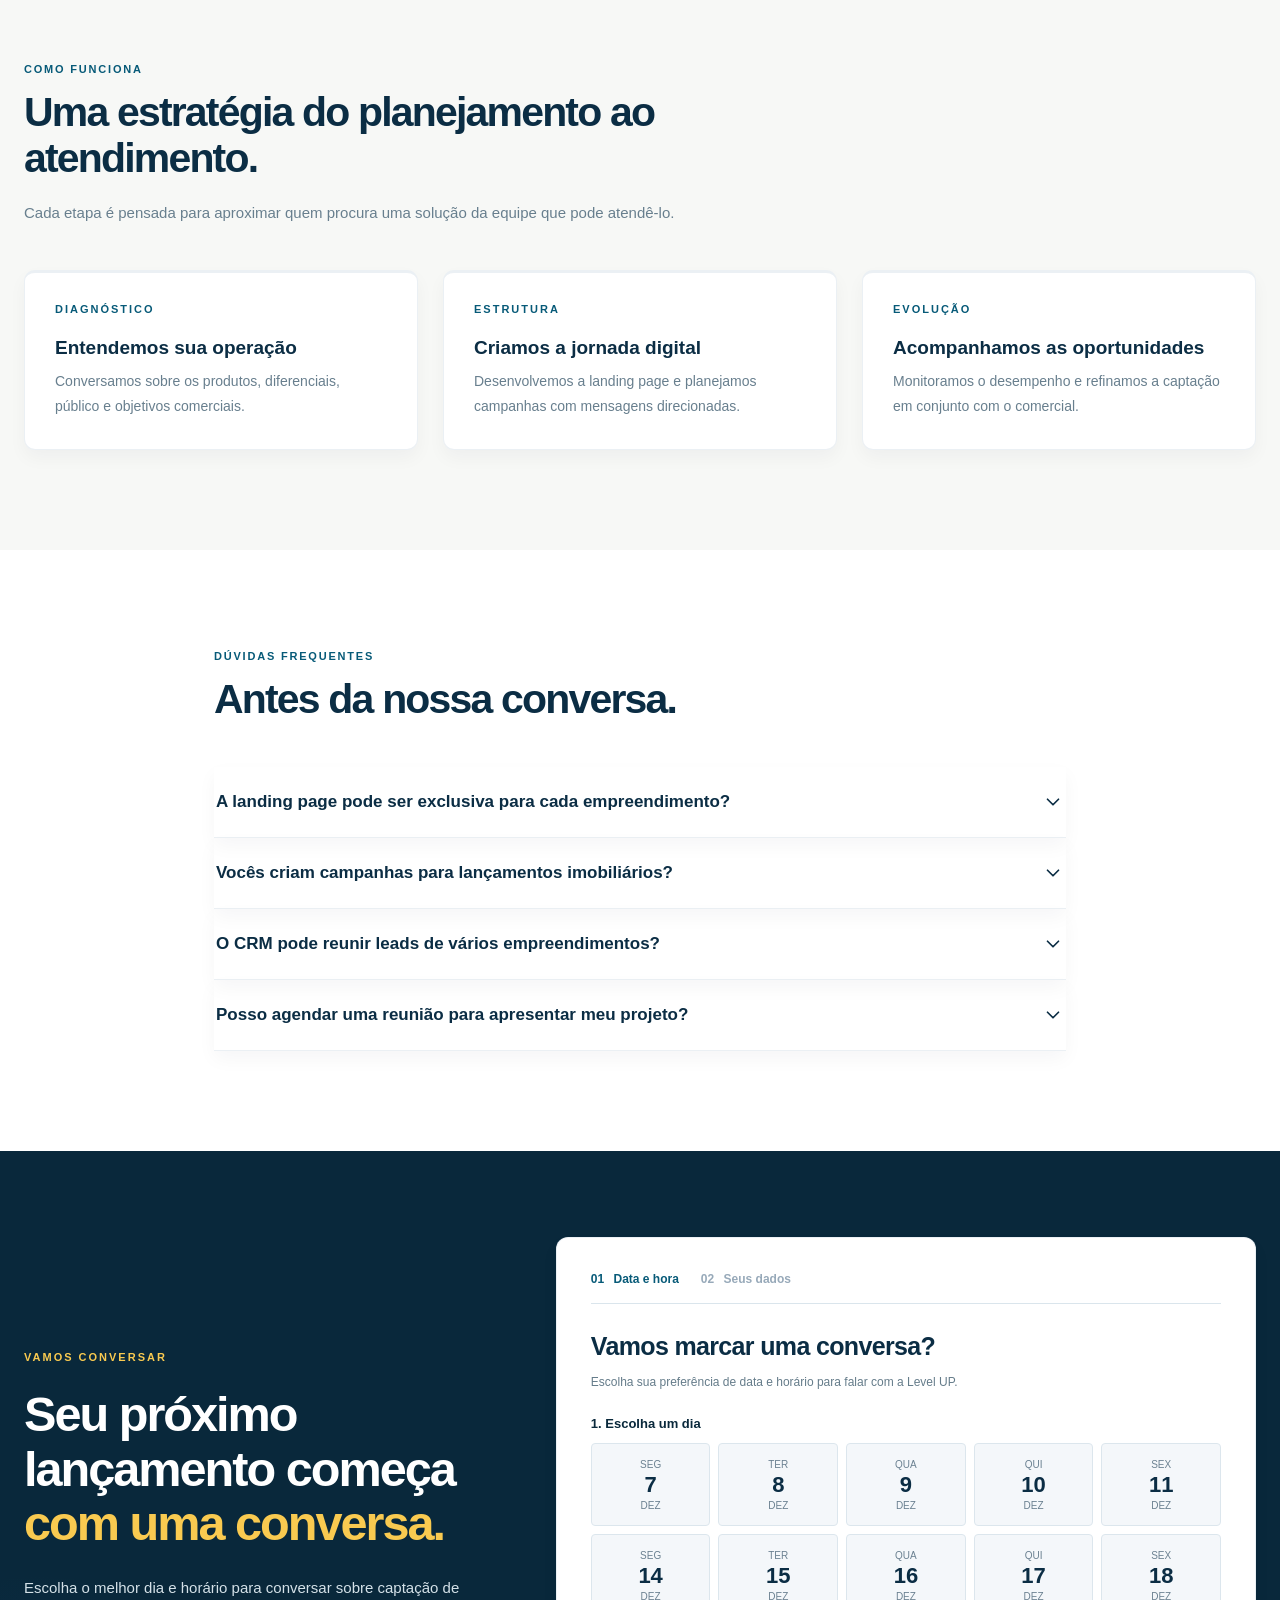
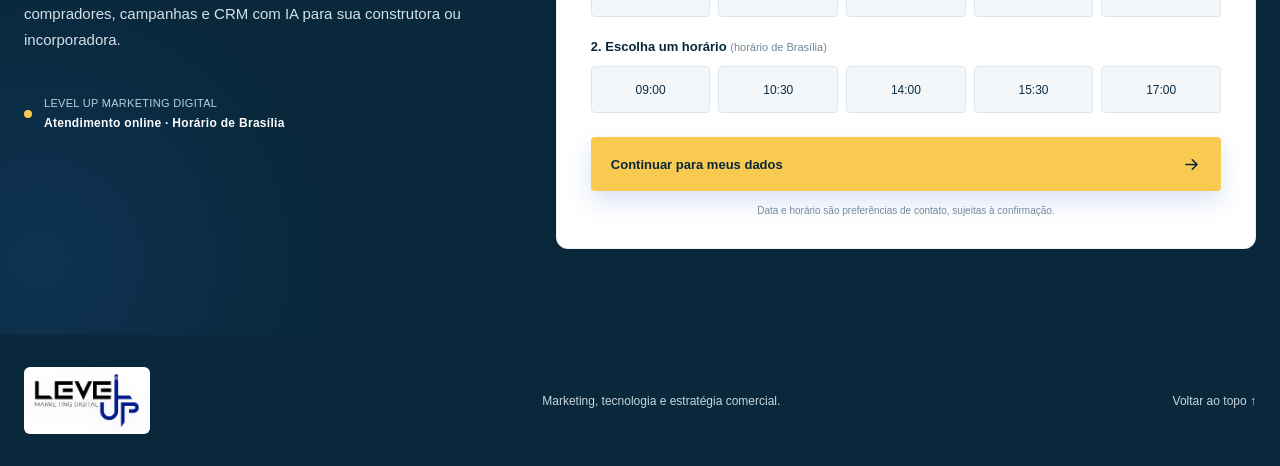
<file: incorporadoras/index.html>
<!DOCTYPE html>

<html lang="pt-BR"><head><meta charset="utf-8"/><meta content="width=device-width,initial-scale=1" name="viewport"/><meta content="#09283b" name="theme-color"/><meta content="Level UP Marketing: landing pages, campanhas e CRM comercial para construtoras." name="description"/><title>Level UP | Construtoras e Incorporadoras</title><link href="styles.css" rel="stylesheet"/><link href="assets/favicon-levelup.png" rel="icon" type="image/png"/><link href="premium.css" rel="stylesheet"/><link rel="canonical" href="https://mktlevelup.com.br/incorporadoras/"></head><body>
<header class="site-header"><div class="container nav"><a aria-label="Level UP, voltar ao início" class="brand" href="#inicio"><img alt="Level UP Marketing Digital" class="official-logo" decoding="async" height="57" src="assets/logo-levelup-oficial.png" width="112"/><span class="brand-sep"></span><span class="brand-sector">CONSTRUTORAS &amp;<br/>INCORPORADORAS</span></a><button aria-expanded="false" aria-label="Abrir menu" class="mobile-menu">☰</button><nav aria-label="Navegação" class="navlinks"><a href="#solucoes">Soluções</a><a href="#para-voce">Para sua construtora</a><a href="#crm">CRM + IA</a><a href="#como-funciona">Como funciona</a><a href="#duvidas">Dúvidas</a><a class="btn btn-yellow" href="#contato">Vamos conversar <svg aria-hidden="true" class="lu-icon lu-whatsapp" fill="none" stroke="currentColor" stroke-linecap="round" stroke-linejoin="round" stroke-width="1.75" viewbox="0 0 24 24"><path d="M20.5 11.55a8.5 8.5 0 0 1-12.62 7.39L3 20.6l1.64-4.8A8.5 8.5 0 1 1 20.5 11.55Z"></path><path d="M8.25 8.2c-.55.47-.78 1.11-.72 1.88.17 2.53 3.78 5.93 6.36 6.23.95.11 1.9-.18 2.43-.92l.3-.61-2.61-1.22-.93 1.01c-1.42-.67-2.46-1.7-3.14-3.12l.99-1.02L9.78 7.9l-.58-.15c-.36-.02-.65.16-.95.45Z" stroke-width="1.2"></path></svg></a></nav></div></header>
<main><section class="hero" id="inicio"><div class="container hero-grid"><div><div class="eyebrow">MARKETING PARA CONSTRUTORAS E INCORPORADORAS</div><h1>Seu empreendimento<br/>merece destaque.<br/><span>Seu comercial,<br/>mais oportunidades.</span></h1><p class="hero-copy">Landing pages e campanhas estratégicas para apresentar lançamentos, valorizar empreendimentos e conectar sua construtora a potenciais compradores.</p><div class="actions"><a class="btn btn-yellow" href="#contato">Quero divulgar meu empreendimento <svg aria-hidden="true" class="icon" fill="none" height="22" stroke="currentColor" stroke-linecap="round" stroke-linejoin="round" stroke-width="1.85" viewbox="0 0 24 24" width="22"><path d="M16 21v-2a4 4 0 0 0-4-4H6a4 4 0 0 0-4 4v2"></path><circle cx="9" cy="7" r="4"></circle><path d="M20 8v6m-3-3h6"></path></svg></a><a class="btn btn-outline" href="#solucoes">Conhecer a estratégia <svg aria-hidden="true" class="icon" fill="none" height="22" stroke="currentColor" stroke-linecap="round" stroke-linejoin="round" stroke-width="1.85" viewbox="0 0 24 24" width="22"><circle cx="12" cy="12" r="9"></circle><circle cx="12" cy="12" r="5"></circle><circle cx="12" cy="12" r="1"></circle></svg></a></div><div class="hero-note"><svg aria-hidden="true" class="icon" fill="none" height="22" stroke="currentColor" stroke-linecap="round" stroke-linejoin="round" stroke-width="1.85" viewbox="0 0 24 24" width="22"><path d="M21 11.5a8.4 8.4 0 0 1-.9 3.8 8.5 8.5 0 0 1-7.6 4.7 8.4 8.4 0 0 1-3.8-.9L3 21l1.9-5.7a8.4 8.4 0 0 1-.9-3.8 8.5 8.5 0 0 1 4.7-7.6 8.4 8.4 0 0 1 3.8-.9h.5a8.5 8.5 0 0 1 8 8v.5Z"></path><path d="M8 10h8M8 14h5"></path></svg><span>Do lançamento à oportunidade.<br/><strong>Uma estratégia para cada empreendimento.</strong></span></div></div><div class="hero-media"><img alt="Empreendimento residencial moderno ao entardecer" class="hero-image" decoding="async" src="assets/foto-principal.jpg"/><div class="hero-label"><svg aria-hidden="true" class="icon" fill="none" height="22" stroke="currentColor" stroke-linecap="round" stroke-linejoin="round" stroke-width="1.85" viewbox="0 0 24 24" width="22"><path d="M12 22s8-4 8-10V5l-8-3-8 3v7c0 6 8 10 8 10Z"></path><path d="m9 12 2 2 4-4"></path></svg><span>O projeto desperta interesse.<br/><strong>A estratégia gera conexão.</strong></span></div></div></div></section>
<div class="benefits"><div class="container benefits-inner"><div class="benefit lu-reveal"><svg aria-hidden="true" class="icon" fill="none" height="22" stroke="currentColor" stroke-linecap="round" stroke-linejoin="round" stroke-width="1.85" viewbox="0 0 24 24" width="22"><path d="M4 22V3h13v19M17 10h3v12M2 22h20M8 7h2m3 0h1M8 11h2m3 0h1M8 15h2m3 0h1"></path></svg><div><strong>Apresentação do projeto</strong><p>Destaque para a identidade de cada lançamento.</p></div></div><div class="benefit lu-reveal"><svg aria-hidden="true" class="icon" fill="none" height="22" stroke="currentColor" stroke-linecap="round" stroke-linejoin="round" stroke-width="1.85" viewbox="0 0 24 24" width="22"><circle cx="10.8" cy="10.8" r="7"></circle><path d="m16 16 5 5M11 7v8m-4-4h8"></path></svg><div><strong>Campanhas com intenção</strong><p>Alcance pessoas buscando imóveis e lançamentos.</p></div></div><div class="benefit lu-reveal"><svg aria-hidden="true" class="icon" fill="none" height="22" stroke="currentColor" stroke-linecap="round" stroke-linejoin="round" stroke-width="1.85" viewbox="0 0 24 24" width="22"><path d="M16 21v-2a4 4 0 0 0-4-4H6a4 4 0 0 0-4 4v2"></path><circle cx="9" cy="7" r="4"></circle><path d="M20 8v6m-3-3h6"></path></svg><div><strong>Oportunidades para vendas</strong><p>Contatos organizados para sua equipe comercial.</p></div></div></div></div>
<section class="section problems" id="para-voce"><div class="container problem-layout"><div class="lu-reveal"><div class="section-kicker">Sua operação comercial</div><h2>Sua construtora investe milhões para construir. Mas como está investindo para atrair compradores?</h2><p>Um empreendimento de qualidade também precisa de uma apresentação digital à altura, do primeiro anúncio até o contato com o setor comercial.</p><a class="btn btn-dark" href="#contato">Conversar sobre meus desafios <svg aria-hidden="true" class="lu-icon lu-whatsapp" fill="none" stroke="currentColor" stroke-linecap="round" stroke-linejoin="round" stroke-width="1.75" viewbox="0 0 24 24"><path d="M20.5 11.55a8.5 8.5 0 0 1-12.62 7.39L3 20.6l1.64-4.8A8.5 8.5 0 1 1 20.5 11.55Z"></path><path d="M8.25 8.2c-.55.47-.78 1.11-.72 1.88.17 2.53 3.78 5.93 6.36 6.23.95.11 1.9-.18 2.43-.92l.3-.61-2.61-1.22-.93 1.01c-1.42-.67-2.46-1.7-3.14-3.12l.99-1.02L9.78 7.9l-.58-.15c-.36-.02-.65.16-.95.45Z" stroke-width="1.2"></path></svg></a></div><div class="problem-list lu-reveal"><div class="issue"><svg aria-hidden="true" class="icon" fill="none" height="22" stroke="currentColor" stroke-linecap="round" stroke-linejoin="round" stroke-width="1.85" viewbox="0 0 24 24" width="22"><path d="m5 12 4 4L19 6"></path></svg><span>O lançamento gera menos contatos do que o esperado.</span></div><div class="issue"><svg aria-hidden="true" class="icon" fill="none" height="22" stroke="currentColor" stroke-linecap="round" stroke-linejoin="round" stroke-width="1.85" viewbox="0 0 24 24" width="22"><path d="m5 12 4 4L19 6"></path></svg><span>Os anúncios não comunicam os diferenciais do projeto.</span></div><div class="issue"><svg aria-hidden="true" class="icon" fill="none" height="22" stroke="currentColor" stroke-linecap="round" stroke-linejoin="round" stroke-width="1.85" viewbox="0 0 24 24" width="22"><path d="m5 12 4 4L19 6"></path></svg><span>A empresa depende de poucos canais de captação.</span></div><div class="issue"><svg aria-hidden="true" class="icon" fill="none" height="22" stroke="currentColor" stroke-linecap="round" stroke-linejoin="round" stroke-width="1.85" viewbox="0 0 24 24" width="22"><path d="m5 12 4 4L19 6"></path></svg><span>O time comercial tem pouca visibilidade das oportunidades.</span></div></div></div></section>
<section class="section" id="solucoes"><div class="container"><div class="section-head"><div class="section-kicker">Soluções Level UP</div><h2>Do lançamento ao primeiro contato com o comprador.</h2><p>Construímos uma jornada digital que comunica o valor do empreendimento e aproxima potenciais interessados.</p></div><div class="solution-grid"><article class="solution-card lu-reveal"><svg aria-hidden="true" class="icon" fill="none" height="22" stroke="currentColor" stroke-linecap="round" stroke-linejoin="round" stroke-width="1.85" viewbox="0 0 24 24" width="22"><path d="M4 22V3h13v19M17 10h3v12M2 22h20M8 7h2m3 0h1M8 11h2m3 0h1M8 15h2m3 0h1"></path></svg><h3>Landing page do empreendimento</h3><p>Apresentação exclusiva com imagens, plantas, diferenciais, localização e chamada para conversar com o comercial.</p></article><article class="solution-card lu-reveal"><svg aria-hidden="true" class="icon" fill="none" height="22" stroke="currentColor" stroke-linecap="round" stroke-linejoin="round" stroke-width="1.85" viewbox="0 0 24 24" width="22"><circle cx="12" cy="12" r="9"></circle><circle cx="12" cy="12" r="5"></circle><circle cx="12" cy="12" r="1"></circle></svg><h3>Campanhas de lançamento</h3><p>Estratégias no Google, Instagram e Facebook para ampliar o alcance e atrair possíveis compradores.</p></article><article class="solution-card lu-reveal"><svg aria-hidden="true" class="icon" fill="none" height="22" stroke="currentColor" stroke-linecap="round" stroke-linejoin="round" stroke-width="1.85" viewbox="0 0 24 24" width="22"><path d="M21 11a8 8 0 0 1-8 8H7l-4 3v-8a8 8 0 1 1 18-3Z"></path><path d="M8 10h8m-8 4h5"></path></svg><h3>Captação direcionada</h3><p>Formulários e contatos conectados à equipe responsável pelo atendimento.</p></article><article class="solution-card lu-reveal"><svg aria-hidden="true" class="icon" fill="none" height="22" stroke="currentColor" stroke-linecap="round" stroke-linejoin="round" stroke-width="1.85" viewbox="0 0 24 24" width="22"><path d="M3 3v18h18M7 16l4-4 3 2 5-7"></path></svg><h3>Acompanhamento de leads</h3><p>Visibilidade sobre a origem das oportunidades, andamento das conversas e resultados comerciais.</p></article></div></div></section>
<section class="crm-section" id="crm"><div class="container"><div class="crm-intro"><div class="lu-reveal"><div class="section-kicker">Tecnologia para vendas</div><h2>Seu lançamento. <span>Seu funil de vendas.</span></h2></div><p>Podemos desenvolver um CRM próprio para sua construtora, integrando os contatos dos empreendimentos, o avanço das negociações e análises comerciais com IA.</p></div><div class="crm-showcase lu-reveal"><img alt="Demonstração ilustrativa do dashboard do CRM comercial Level UP, com funil de vendas, oportunidades e indicadores" decoding="async" loading="lazy" src="assets/crm-comercial.png"/></div><p class="mock-caption">Interface ilustrativa com dados fictícios. O CRM é desenvolvido conforme a necessidade da empresa.</p></div></section>
<section class="section how" id="como-funciona"><div class="container"><div class="section-head"><div class="section-kicker">Como funciona</div><h2>Uma estratégia do planejamento ao atendimento.</h2><p>Cada etapa é pensada para aproximar quem procura uma solução da equipe que pode atendê-lo.</p></div><div class="steps"><article class="step lu-reveal"><div class="step-num">DIAGNÓSTICO</div><h3>Entendemos sua operação</h3><p>Conversamos sobre os produtos, diferenciais, público e objetivos comerciais.</p></article><article class="step lu-reveal"><div class="step-num">ESTRUTURA</div><h3>Criamos a jornada digital</h3><p>Desenvolvemos a landing page e planejamos campanhas com mensagens direcionadas.</p></article><article class="step lu-reveal"><div class="step-num">EVOLUÇÃO</div><h3>Acompanhamos as oportunidades</h3><p>Monitoramos o desempenho e refinamos a captação em conjunto com o comercial.</p></article></div></div></section>
<section class="section" id="duvidas"><div class="container faq-wrap lu-reveal"><div class="section-head"><div class="section-kicker">Dúvidas frequentes</div><h2>Antes da nossa conversa.</h2></div><div class="faq"><details><summary>A landing page pode ser exclusiva para cada empreendimento?<svg aria-hidden="true" class="icon" fill="none" height="22" stroke="currentColor" stroke-linecap="round" stroke-linejoin="round" stroke-width="1.85" viewbox="0 0 24 24" width="22"><path d="m6 9 6 6 6-6"></path></svg></summary><p>Sim. A estrutura pode destacar o conceito, as características e os materiais de cada lançamento.</p></details><details><summary>Vocês criam campanhas para lançamentos imobiliários?<svg aria-hidden="true" class="icon" fill="none" height="22" stroke="currentColor" stroke-linecap="round" stroke-linejoin="round" stroke-width="1.85" viewbox="0 0 24 24" width="22"><path d="m6 9 6 6 6-6"></path></svg></summary><p>Sim. Planejamos campanhas considerando localização, perfil do comprador e objetivos de captação.</p></details><details><summary>O CRM pode reunir leads de vários empreendimentos?<svg aria-hidden="true" class="icon" fill="none" height="22" stroke="currentColor" stroke-linecap="round" stroke-linejoin="round" stroke-width="1.85" viewbox="0 0 24 24" width="22"><path d="m6 9 6 6 6-6"></path></svg></summary><p>O CRM pode ser desenvolvido para organizar oportunidades por empreendimento, equipe, etapa e origem.</p></details><details><summary>Posso agendar uma reunião para apresentar meu projeto?<svg aria-hidden="true" class="icon" fill="none" height="22" stroke="currentColor" stroke-linecap="round" stroke-linejoin="round" stroke-width="1.85" viewbox="0 0 24 24" width="22"><path d="m6 9 6 6 6-6"></path></svg></summary><p>Sim. Basta solicitar uma conversa pelo formulário e indicar a data e o horário desejados.</p></details></div></div></section>
<section class="booking-section" id="contato"><div class="container booking-layout">
<div class="booking-intro lu-reveal"><div class="booking-eyebrow">VAMOS CONVERSAR</div><h2>Seu próximo lançamento começa <em>com uma conversa.</em></h2><p>Escolha o melhor dia e horário para conversar sobre captação de compradores, campanhas e CRM com IA para sua construtora ou incorporadora.</p><div class="booking-location"><span class="booking-dot"></span><span>LEVEL UP MARKETING DIGITAL<br/><strong>Atendimento online · Horário de Brasília</strong></span></div></div>
<div aria-label="Agendamento de conversa com a Level UP" class="booking-panel lu-reveal">
<div aria-label="Etapas do agendamento" class="booking-steps"><div class="booking-step is-current" data-progress="1"><span>01</span> Data e hora</div><div class="booking-step" data-progress="2"><span>02</span> Seus dados</div></div>
<form data-sector="construtoras e incorporadoras" id="booking-form" novalidate="">
<div class="booking-page" data-step="1"><h3>Vamos marcar uma conversa?</h3><p class="booking-help">Escolha sua preferência de data e horário para falar com a Level UP.</p><div class="booking-field-title">1. Escolha um dia</div><div aria-label="Seleção de dia" class="booking-days" id="booking-days" role="group"></div><div class="booking-field-title booking-time-title">2. Escolha um horário <span>(horário de Brasília)</span></div><div aria-label="Seleção de horário" class="booking-times" id="booking-times" role="group"></div><p class="booking-error" hidden="" id="booking-step-error" role="alert">Selecione um dia e um horário para continuar.</p><button class="booking-next" id="booking-next" type="button">Continuar para meus dados <svg aria-hidden="true" class="lu-icon lu-arrow" fill="none" stroke="currentColor" stroke-linecap="round" stroke-linejoin="round" stroke-width="2" viewbox="0 0 24 24"><path d="M5 12h14M13 6l6 6-6 6"></path></svg></button><p class="booking-footnote">Data e horário são preferências de contato, sujeitas à confirmação.</p></div>
<div class="booking-page" data-step="2" hidden=""><h3>Conte um pouco sobre sua empresa.</h3><p class="booking-help">Precisamos de algumas informações para preparar a conversa.</p><div class="booking-choice-summary" id="booking-choice-summary"></div><div class="booking-form-fields">
<label>Nome completo<input autocomplete="name" name="Nome completo" placeholder="Seu nome" required=""/></label><label>WhatsApp<input autocomplete="tel" inputmode="tel" name="WhatsApp" placeholder="(82) 99999-9999" required="" type="tel"/></label>
<label>E-mail<input autocomplete="email" name="E-mail" placeholder="voce@empresa.com" required="" type="email"/></label><label>Nome da construtora ou incorporadora<input autocomplete="organization" name="Empresa" placeholder="Nome da empresa" required=""/></label>
<label class="booking-full">O que você precisa? (opcional)<textarea name="Objetivo" placeholder="Conte brevemente sobre seus objetivos"></textarea></label>
</div><div class="booking-actions"><button class="booking-back" id="booking-back" type="button">Voltar</button><button class="booking-next" type="submit">Preparar solicitação <svg aria-hidden="true" class="lu-icon lu-arrow" fill="none" stroke="currentColor" stroke-linecap="round" stroke-linejoin="round" stroke-width="2" viewbox="0 0 24 24"><path d="M5 12h14M13 6l6 6-6 6"></path></svg></button></div><p class="booking-footnote">Após o envio, nossa equipe entrará em contato para confirmar a data e o horário.</p></div>
<div class="booking-page booking-success" data-step="3" hidden=""><div class="booking-check">✓</div><h3 id="booking-finish-title">Sua solicitação</h3><p class="booking-help" id="booking-finish-message">A equipe entrará em contato após receber sua solicitação.</p><button class="booking-next" id="booking-restart" type="button">Fazer outra solicitação <svg aria-hidden="true" class="lu-icon lu-arrow" fill="none" stroke="currentColor" stroke-linecap="round" stroke-linejoin="round" stroke-width="2" viewbox="0 0 24 24"><path d="M5 12h14M13 6l6 6-6 6"></path></svg></button></div>
</form>
</div>
</div></section></main>
<footer class="footer"><div class="container footer-inner"><div class="footer-logo-official"><img alt="Level UP Marketing Digital" class="official-logo" decoding="async" height="57" src="assets/logo-levelup-oficial.png" width="112"/></div><span>Marketing, tecnologia e estratégia comercial.</span><a href="#inicio">Voltar ao topo ↑</a></div></footer><script src="script.js"></script><button aria-label="Voltar ao início da página" class="lu-back-to-top" id="lu-back-to-top" type="button"><svg aria-hidden="true" fill="none" stroke="currentColor" stroke-linecap="round" stroke-linejoin="round" stroke-width="2" viewbox="0 0 24 24"><path d="M12 19V5m-6 6 6-6 6 6"></path></svg></button><script defer="True" src="premium.js"></script><script src="/assets/js/levelup-leads-config.js"></script><script src="/assets/js/levelup-leads.js"></script></body></html>
</file>
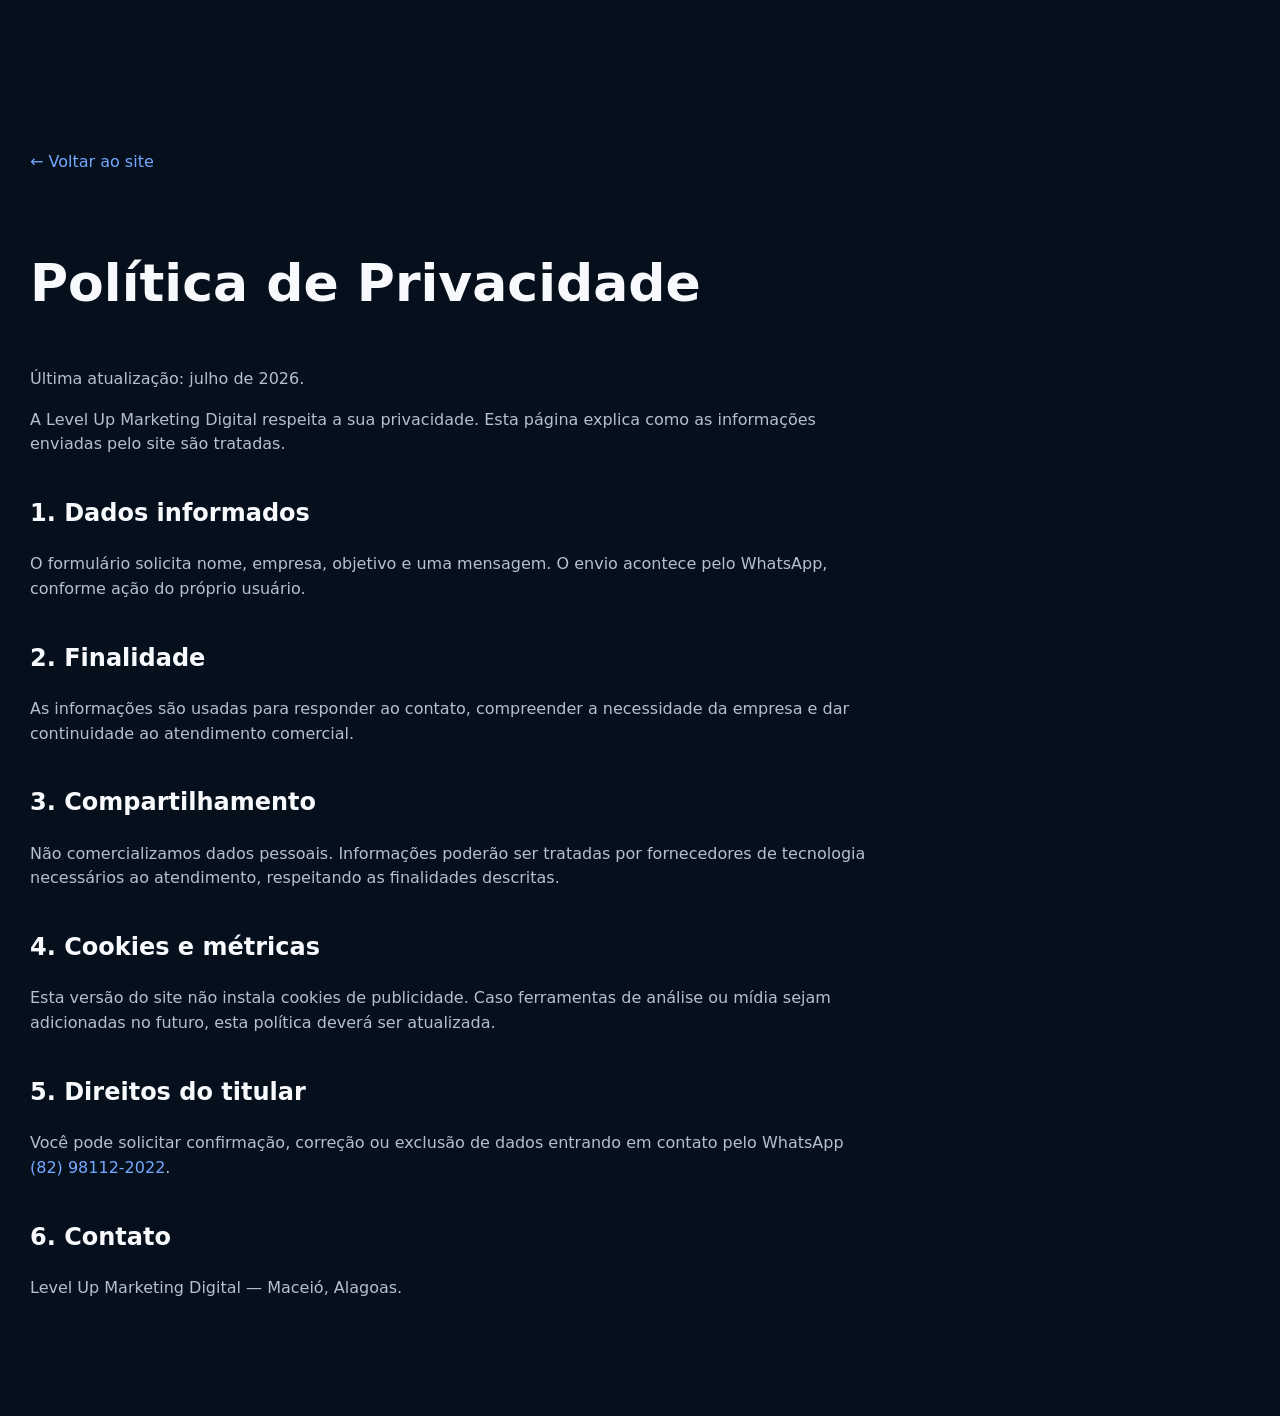
<file: privacidade.html>
<!doctype html><html lang="pt-BR"><head><meta charset="utf-8"><meta name="viewport" content="width=device-width,initial-scale=1"><title>Política de Privacidade | Level Up</title><meta name="robots" content="index,follow"><link rel="icon" href="assets/images/favicon.png"><link rel="stylesheet" href="assets/css/style.css"><style>.legal{padding:150px 0 100px}.legal article{max-width:850px}.legal h1{font-size:52px}.legal h2{margin-top:38px}.legal p,.legal li{color:#b3c0d1}.legal a{color:#74a8ff}.legal .back{display:inline-block;margin-bottom:25px}</style></head><body><main class="legal"><div class="container"><article><a class="back" href="index.html">← Voltar ao site</a><h1>Política de Privacidade</h1><p>Última atualização: julho de 2026.</p><p>A Level Up Marketing Digital respeita a sua privacidade. Esta página explica como as informações enviadas pelo site são tratadas.</p><h2>1. Dados informados</h2><p>O formulário solicita nome, empresa, objetivo e uma mensagem. O envio acontece pelo WhatsApp, conforme ação do próprio usuário.</p><h2>2. Finalidade</h2><p>As informações são usadas para responder ao contato, compreender a necessidade da empresa e dar continuidade ao atendimento comercial.</p><h2>3. Compartilhamento</h2><p>Não comercializamos dados pessoais. Informações poderão ser tratadas por fornecedores de tecnologia necessários ao atendimento, respeitando as finalidades descritas.</p><h2>4. Cookies e métricas</h2><p>Esta versão do site não instala cookies de publicidade. Caso ferramentas de análise ou mídia sejam adicionadas no futuro, esta política deverá ser atualizada.</p><h2>5. Direitos do titular</h2><p>Você pode solicitar confirmação, correção ou exclusão de dados entrando em contato pelo WhatsApp <a href="https://wa.me/5582981122022">(82) 98112-2022</a>.</p><h2>6. Contato</h2><p>Level Up Marketing Digital — Maceió, Alagoas.</p></article></div></main></body></html>
</file>
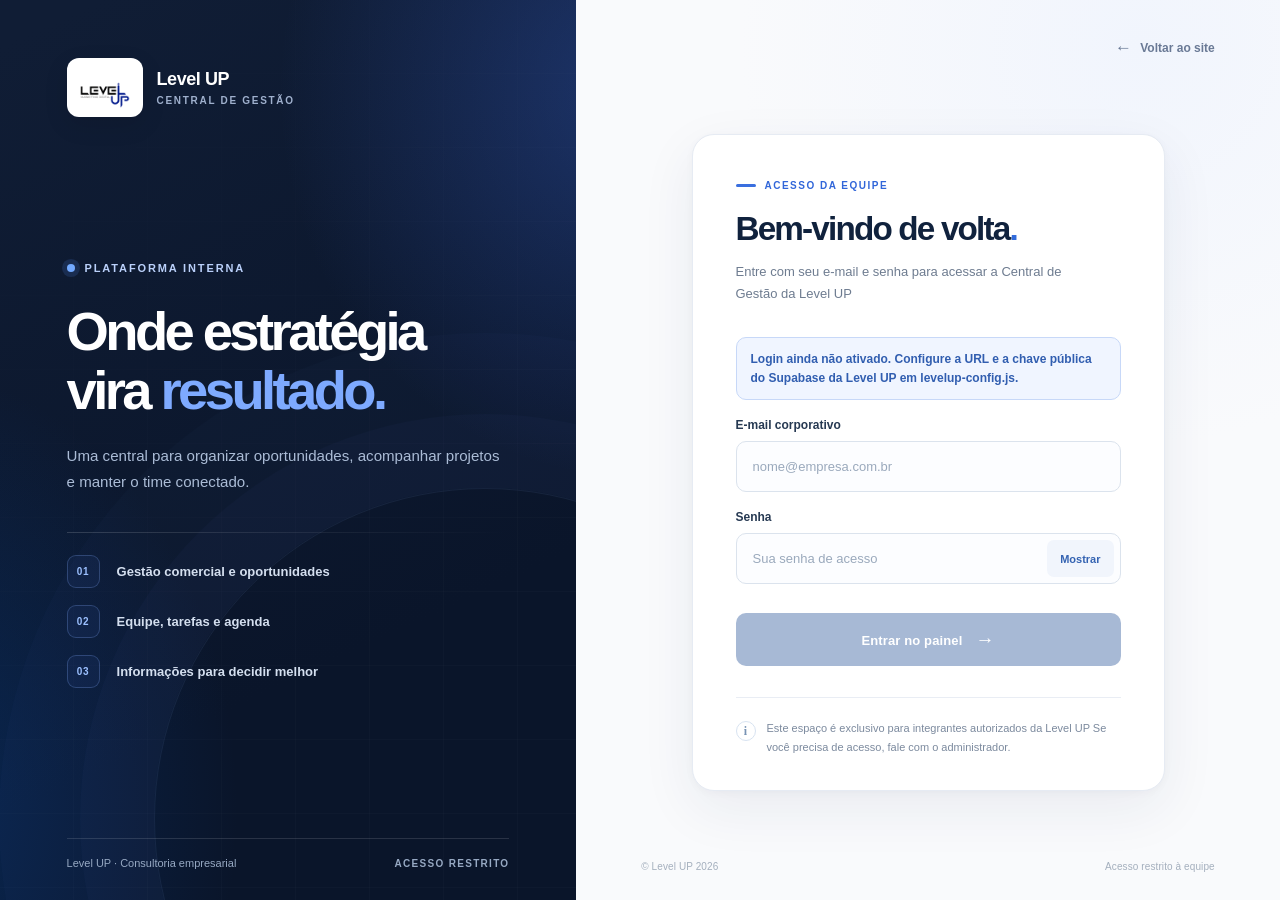
<file: gestao/login.html>
<!DOCTYPE html>
<html lang="pt-BR">
<head>
  <meta charset="utf-8">
  <meta name="viewport" content="width=device-width, initial-scale=1">
  <meta name="robots" content="noindex,nofollow,noarchive">
  <meta name="referrer" content="no-referrer">
  <meta name="theme-color" content="#0d1930">
  <title>Level UP Sales OS | Login</title>
  <link rel="icon" href="../assets/images/favicon.png" type="image/png">
  <link rel="stylesheet" href="login.css">
</head>
<body>
  <div class="layout">
    <aside class="story" aria-label="Central de gestão da Level UP">
      <div class="story-ambient" aria-hidden="true"></div>
      <div class="brand">
        <span class="brand-mark"><img src="../assets/images/logo-color.png" alt="Level UP"></span>
        <span class="brand-copy"><strong>Level UP</strong><small>CENTRAL DE GESTÃO</small></span>
      </div>
      <div class="story-content">
        <div class="story-label"><span class="pulse" aria-hidden="true"></span> PLATAFORMA INTERNA</div>
        <h2>Onde estratégia<br>vira <span>resultado.</span></h2>
        <p>Uma central para organizar oportunidades, acompanhar projetos e manter o time conectado.</p>
        <div class="story-divider"></div>
        <div class="story-features" aria-label="Recursos da plataforma">
          <div><span class="feature-symbol" aria-hidden="true">01</span> Gestão comercial e oportunidades</div>
          <div><span class="feature-symbol" aria-hidden="true">02</span> Equipe, tarefas e agenda</div>
          <div><span class="feature-symbol" aria-hidden="true">03</span> Informações para decidir melhor</div>
        </div>
      </div>
      <div class="story-footer"><span>Level UP <span aria-hidden="true">·</span> Consultoria empresarial</span><span>ACESSO RESTRITO</span></div>
    </aside>

    <main class="login-area">
      <header class="login-top">
        <div class="mobile-brand"><img src="../assets/images/logo-color.png" alt="Level UP"><span>Central de Gestão</span></div>
        <a class="back" href="../index.html"><span aria-hidden="true">←</span> Voltar ao site</a>
      </header>
      <section class="login-panel" aria-labelledby="login-title">
        <div class="login-eyebrow"><span class="eyebrow-bar" aria-hidden="true"></span> ACESSO DA EQUIPE</div>
        <h1 id="login-title">Bem-vindo de volta<span class="title-point">.</span></h1>
        <p class="description">Entre com seu e-mail e senha para acessar a Central de Gestão da Level UP</p>
        <div id="message" class="message" role="status" aria-live="polite" hidden></div>

        <form id="login-form" autocomplete="on">
          <div class="field">
            <label for="email">E-mail corporativo</label>
            <input id="email" type="email" name="email" inputmode="email" autocomplete="username" autocapitalize="none" spellcheck="false" placeholder="nome@empresa.com.br" maxlength="254" required>
          </div>
          <div class="field">
            <label for="password">Senha</label>
            <div class="password-wrap"><input id="password" type="password" name="password" autocomplete="current-password" placeholder="Sua senha de acesso" required><button type="button" id="toggle-password" aria-pressed="false" aria-label="Mostrar senha">Mostrar</button></div>
          </div>
          <button id="submit" class="submit" type="submit" disabled>Entrar no painel</button>
        </form>
        <div class="login-support"><span class="support-icon" aria-hidden="true">i</span><p>Este espaço é exclusivo para integrantes autorizados da Level UP Se você precisa de acesso, fale com o administrador.</p></div>
      </section>
      <footer class="login-bottom"><span>© Level UP 2026</span><span>Acesso restrito à equipe</span></footer>
    </main>
  </div>
  <script src="./levelup-config.js?v=R18R2"></script>
  <script type="module" src="login.js"></script>
</body>
</html>
</file>
<file: assets/css/style.css>
:root{--bg:#06101d;--bg2:#091525;--panel:#0b182a;--panel2:#0e2037;--line:#203a60;--text:#f7f9fd;--muted:#a9b7cb;--blue:#367fff;--blue2:#69a1ff;--max:1220px;--radius:28px;--shadow:0 28px 80px rgba(0,0,0,.35)}*{box-sizing:border-box}html{scroll-behavior:smooth}body{margin:0;background:var(--bg);color:var(--text);font-family:Inter,ui-sans-serif,system-ui,-apple-system,BlinkMacSystemFont,"Segoe UI",sans-serif;line-height:1.55;overflow-x:hidden}body.menu-open,body.modal-open{overflow:hidden}img{max-width:100%;display:block}a{color:inherit;text-decoration:none}button,input,select,textarea{font:inherit}.container{width:min(calc(100% - 40px),var(--max));margin-inline:auto}.skip-link{position:fixed;left:20px;top:-60px;z-index:9999;background:#fff;color:#000;padding:12px 18px;border-radius:10px}.skip-link:focus{top:18px}.header{position:fixed;inset:0 0 auto;z-index:50;padding:14px 0;transition:.3s}.header.scrolled{background:rgba(5,13,24,.86);backdrop-filter:blur(18px);border-bottom:1px solid rgba(255,255,255,.08)}.nav-shell{height:66px;display:flex;align-items:center;justify-content:space-between}.brand{display:flex;width:164px;height:58px;align-items:center}.brand img{width:100%;height:100%;object-fit:contain}.nav{display:flex;align-items:center;gap:30px;color:#d6dfec;font-size:14px;font-weight:700}.nav a{transition:.2s}.nav a:hover{color:#fff}.nav-cta{padding:13px 19px;border:1px solid #4476bd;border-radius:999px;background:rgba(32,89,178,.16)}.menu-button{display:none;background:none;border:0;width:44px;height:44px;padding:9px;position:relative}.menu-button span{display:block;height:2px;background:#fff;margin:7px 0;transition:.25s}.hero{position:relative;min-height:940px;display:flex;align-items:center;padding:150px 0 120px;isolation:isolate}.hero-photo{position:absolute;inset:0;background:url('../images/office-hero.webp') center/cover no-repeat;z-index:-4}.hero:before{content:"";position:absolute;inset:0;background:linear-gradient(90deg,rgba(2,7,15,.98) 0%,rgba(4,12,24,.92) 44%,rgba(4,10,22,.62) 72%,rgba(4,10,22,.78) 100%);z-index:-3}.hero:after{content:"";position:absolute;inset:auto 0 0;height:260px;background:linear-gradient(transparent,var(--bg));z-index:-2}.hero-grid{position:absolute;inset:0;z-index:-1;background-image:linear-gradient(rgba(79,133,214,.06) 1px,transparent 1px),linear-gradient(90deg,rgba(79,133,214,.06) 1px,transparent 1px);background-size:48px 48px;mask-image:linear-gradient(to bottom,black,transparent 86%)}.hero-layout{display:grid;grid-template-columns:1.08fr .92fr;gap:74px;align-items:center}.eyebrow{display:inline-flex;align-items:center;gap:10px;color:#c7d5e9;font-weight:800;font-size:13px;letter-spacing:.08em;text-transform:uppercase}.eyebrow i{width:8px;height:8px;border-radius:50%;background:var(--blue);box-shadow:0 0 18px var(--blue)}.hero h1{font-size:clamp(54px,6vw,86px);line-height:.98;letter-spacing:-.055em;margin:26px 0}.hero h1 em{font-style:normal;color:#fff}.hero h1 strong{color:var(--blue2)}.hero-copy>p{max-width:690px;color:#c3cfdf;font-size:19px}.hero-actions{display:flex;gap:14px;flex-wrap:wrap;margin:34px 0 44px}.button{display:inline-flex;align-items:center;justify-content:center;gap:10px;min-height:54px;padding:0 24px;border-radius:999px;border:1px solid transparent;font-weight:850;cursor:pointer;transition:.22s}.button:hover{transform:translateY(-2px)}.button.primary{background:linear-gradient(135deg,#2c70f5,#4f91ff);box-shadow:0 14px 36px rgba(40,111,246,.28);color:#fff}.button.ghost{border-color:#355072;background:rgba(10,25,44,.72);color:#e6edf8}.hero-proof{display:flex;gap:30px}.hero-proof div{padding-right:30px;border-right:1px solid rgba(255,255,255,.14)}.hero-proof div:last-child{border:0}.hero-proof b{display:block;font-size:29px;color:#fff}.hero-proof span{font-size:13px;color:#9fb0c7}.hero-panel{border:1px solid rgba(117,163,232,.34);border-radius:24px;background:rgba(8,20,37,.78);backdrop-filter:blur(18px);box-shadow:var(--shadow);overflow:hidden;transform:perspective(1100px) rotateY(-3deg)}.panel-top{height:48px;padding:0 18px;display:flex;align-items:center;justify-content:space-between;border-bottom:1px solid rgba(255,255,255,.08);font-size:11px;color:#8ea3c0;letter-spacing:.08em}.panel-top i{font-style:normal;color:#73a6ff}.panel-body{padding:28px}.panel-body>small,.case-content>small{color:#6f9ee8;font-weight:900;letter-spacing:.11em}.panel-body h2{font-size:31px;line-height:1.15;margin:8px 0 22px}.panel-metrics{display:grid;grid-template-columns:repeat(3,1fr);gap:10px}.panel-metrics article{position:relative;background:rgba(24,48,81,.72);border:1px solid rgba(82,129,196,.28);border-radius:15px;padding:15px}.panel-metrics span{display:block;color:#8ea4c1;font-size:12px}.panel-metrics b{font-size:14px}.panel-metrics i{position:absolute;right:13px;top:13px;color:#58a0ff}.growth-chart{height:200px;margin:18px 0 6px;border-radius:16px;background:linear-gradient(rgba(63,118,192,.08) 1px,transparent 1px),linear-gradient(90deg,rgba(63,118,192,.08) 1px,transparent 1px);background-size:38px 38px;padding:18px}.growth-chart svg{width:100%;height:100%;overflow:visible}.chart-fill{fill:url(#fill)}.chart-line{fill:none;stroke:#5b9cff;stroke-width:4;filter:drop-shadow(0 0 8px rgba(70,136,255,.75))}.panel-steps{display:grid;grid-template-columns:repeat(4,1fr);gap:8px}.panel-steps span{padding:10px 4px;text-align:center;border-radius:10px;background:#0d1d32;color:#9eb2cb;font-size:11px;font-weight:800}.scroll-cue{position:absolute;bottom:34px;left:50%;transform:translateX(-50%);font-size:11px;letter-spacing:.13em;text-transform:uppercase;color:#8294ab;display:flex;gap:10px;align-items:center}.scroll-cue span{width:24px;height:38px;border:1px solid #537095;border-radius:20px;position:relative}.scroll-cue span:after{content:"";position:absolute;width:3px;height:7px;border-radius:2px;background:#6e9df0;left:50%;top:7px;animation:scroll 1.6s infinite}.segment-strip{border-block:1px solid rgba(255,255,255,.07);background:#081322;padding:22px 0}.strip-inner{display:flex;align-items:center;gap:36px}.strip-inner>span{white-space:nowrap;color:#73869f;font-size:12px;text-transform:uppercase;letter-spacing:.12em}.strip-inner>div{display:flex;align-items:center;justify-content:space-between;flex:1;color:#cbd6e5;font-size:12px;letter-spacing:.08em}.strip-inner i{width:4px;height:4px;background:#356eca;border-radius:50%}.section{padding:120px 0}.section-index{display:block;color:#5f91df;font-weight:900;letter-spacing:.13em;font-size:12px;margin-bottom:20px}.manifesto-layout{display:grid;grid-template-columns:.75fr 2fr 1fr;gap:50px;align-items:start}.manifesto h2,.section-head h2,.method h2,.about h2,.contact h2,.testimonial h2{font-size:clamp(38px,5vw,62px);line-height:1.08;letter-spacing:-.045em;margin:0 0 24px}.manifesto h2 strong,.section-head h2 strong{color:var(--blue2)}.manifesto p,.section-head p,.method p,.about p,.contact p,.testimonial p{color:var(--muted);font-size:18px}.manifesto blockquote{margin:0;border-left:2px solid var(--blue);padding-left:24px;color:#bfccdf;font-size:20px}.manifesto blockquote strong{color:#fff}.solutions{background:#081424}.section-head{display:grid;grid-template-columns:1.5fr .7fr;gap:70px;align-items:end;margin-bottom:56px}.section-head p{margin:0 0 8px}.solution-grid{display:grid;grid-template-columns:repeat(3,1fr);gap:18px}.solution-card{position:relative;min-height:520px;background:#0b192b;border:1px solid #1b3455;border-radius:var(--radius);padding:34px;overflow:hidden}.solution-card.featured{background:linear-gradient(155deg,#102d57,#0b192c 68%);border-color:#316ec7;transform:translateY(-16px)}.solution-card:after{content:"";position:absolute;width:230px;height:230px;border-radius:50%;right:-110px;bottom:-130px;background:#1a5fc7;filter:blur(72px);opacity:.15}.solution-card .number{position:absolute;right:24px;top:22px;color:#274a78;font-size:48px;font-weight:900}.solution-card .icon{width:56px;height:56px;border-radius:17px;background:#102d55;border:1px solid #285791;display:grid;place-items:center;font-size:25px;color:#79acff;margin-bottom:60px}.solution-card h3{font-size:28px;margin:0 0 15px}.solution-card p{color:#9fb0c5;min-height:96px}.solution-card ul{padding:0;margin:22px 0 0;list-style:none;display:grid;gap:10px}.solution-card li{color:#d4deeb;font-size:14px}.solution-card li:before{content:"✓";color:#67a3ff;margin-right:10px}.cases{background:#06101d}.case{display:grid;grid-template-columns:1.12fr .88fr;min-height:570px;border:1px solid #1d395e;border-radius:34px;overflow:hidden;background:#0b1727;margin-top:28px;box-shadow:0 26px 70px rgba(0,0,0,.24)}.case:nth-of-type(odd){grid-template-columns:.88fr 1.12fr}.case-media{position:relative;min-height:570px;overflow:hidden}.case-media:after{content:"";position:absolute;inset:0;background:linear-gradient(180deg,transparent 55%,rgba(4,10,20,.68))}.case-media img{width:100%;height:100%;object-fit:cover;transition:transform .6s}.case:hover .case-media>img:first-child{transform:scale(1.025)}.case-tag{position:absolute;left:26px;top:24px;z-index:2;border:1px solid rgba(255,255,255,.25);background:rgba(7,18,32,.72);backdrop-filter:blur(12px);padding:9px 14px;border-radius:999px;font-size:11px;font-weight:900;letter-spacing:.1em}.case-content{padding:64px;display:flex;flex-direction:column;justify-content:center;position:relative}.case-number{position:absolute;right:36px;top:22px;font-weight:950;font-size:80px;color:#173b6c;line-height:1}.case-content h3{font-size:42px;line-height:1.08;letter-spacing:-.035em;margin:14px 0 20px}.case-content p{color:#a7b6ca;font-size:17px}.chips{display:flex;gap:9px;flex-wrap:wrap;margin:22px 0}.chips span{font-size:11px;font-weight:900;color:#7eacfa;background:#102a4d;border-radius:999px;padding:9px 12px}.text-button{align-self:flex-start;border:0;background:none;color:#fff;font-weight:900;padding:14px 0;cursor:pointer}.text-button b{display:inline-grid;place-items:center;width:30px;height:30px;background:#397df0;border-radius:50%;margin-left:8px;font-size:11px}.health-media{position:relative}.health-detail{position:absolute!important;width:210px!important;height:210px!important;right:24px;bottom:24px;z-index:3;border:7px solid #0b1727;border-radius:24px;object-fit:cover!important;box-shadow:var(--shadow)}.testimonial{background:linear-gradient(180deg,#081423,#07101d)}.testimonial-layout{display:grid;grid-template-columns:1.08fr .92fr;gap:70px;align-items:center}.testimonial-poster{position:relative;border:1px solid #2c5488;border-radius:30px;overflow:hidden;background:none;padding:0;cursor:pointer;box-shadow:var(--shadow)}.testimonial-poster:after{content:"";position:absolute;inset:0;background:linear-gradient(180deg,transparent 45%,rgba(2,8,17,.55))}.play{position:absolute;left:50%;top:50%;transform:translate(-50%,-50%);z-index:3;width:82px;height:82px;border-radius:50%;background:rgba(49,122,246,.92);display:grid;place-items:center;border:8px solid rgba(255,255,255,.13);box-shadow:0 0 0 18px rgba(49,122,246,.13)}.play i{font-style:normal;margin-left:5px}.testimonial-copy blockquote{margin:26px 0;color:#fff;font-size:26px;line-height:1.45}.testimonial-copy .button{border:0}.method{background:#071321;position:relative}.method-layout{display:grid;grid-template-columns:.8fr 1.2fr;gap:80px}.method-copy{position:sticky;top:130px;align-self:start}.method-steps{display:grid}.method-steps article{display:grid;grid-template-columns:100px 1fr;gap:24px;padding:35px 0;border-bottom:1px solid #1d3554}.method-steps b{font-size:56px;color:#1c4c89}.method-steps small{color:#6b9ce8;font-weight:900;letter-spacing:.1em}.method-steps h3{font-size:27px;margin:7px 0}.method-steps p{font-size:16px;margin:0}.about-layout{display:grid;grid-template-columns:1fr 1fr;gap:75px;align-items:center}.about-photo{position:relative;border-radius:34px;overflow:hidden;min-height:650px;border:1px solid #2a4c79}.about-photo img{position:absolute;inset:0;width:100%;height:100%;object-fit:cover}.about-photo:after{content:"";position:absolute;inset:0;background:linear-gradient(180deg,transparent 40%,rgba(2,8,18,.86))}.about-photo>div{position:absolute;z-index:2;left:36px;bottom:36px}.about-photo small{display:block;color:#86b2ff;font-weight:900;letter-spacing:.1em}.about-photo b{display:block;font-size:34px;line-height:1.2;margin-top:10px}.values{display:grid;gap:12px;margin-top:34px}.values article{display:grid;grid-template-columns:140px 1fr;gap:16px;padding:18px 0;border-top:1px solid #1c3555}.values b{color:#76a8fa}.values span{color:#a8b8cc}.contact{background:radial-gradient(circle at 10% 0,#12366b 0,transparent 36%),#081423}.contact-shell{border:1px solid #2e5792;background:rgba(7,18,33,.78);border-radius:36px;padding:70px;display:grid;grid-template-columns:1fr .82fr;gap:80px;box-shadow:var(--shadow)}.contact-direct{display:grid;gap:10px;margin-top:32px}.contact-direct a{color:#81b0ff;font-weight:800}.contact-form{display:grid;gap:15px}.contact-form label{display:grid;gap:8px;color:#c7d2e1;font-size:13px;font-weight:800}.contact-form input,.contact-form select,.contact-form textarea{width:100%;border:1px solid #2a4569;background:#0a192c;color:#fff;border-radius:14px;padding:15px;outline:none}.contact-form input:focus,.contact-form select:focus,.contact-form textarea:focus{border-color:#4c8bfa;box-shadow:0 0 0 3px rgba(61,132,250,.13)}.contact-form small{color:#74879f}.contact-form small a{text-decoration:underline}.footer{background:#040b14;border-top:1px solid #162b46;padding:70px 0 24px}.footer-grid{display:grid;grid-template-columns:1.5fr .7fr .8fr;gap:80px}.footer-grid>div{display:flex;flex-direction:column;align-items:flex-start;gap:9px}.footer-grid img{width:180px;height:80px;object-fit:contain}.footer-grid p{max-width:330px;color:#8598b0}.footer-grid b{font-size:12px;letter-spacing:.13em;color:#6f97d0;margin-bottom:8px}.footer-grid a,.footer-grid span{color:#9aabc0}.footer-bottom{border-top:1px solid #162b46;margin-top:55px;padding-top:22px;display:flex;justify-content:space-between;color:#70829a;font-size:13px}.whatsapp-float{position:fixed;right:22px;bottom:22px;z-index:40;width:58px;height:58px;border-radius:50%;display:grid;place-items:center;background:#25d366;color:#062310;font-weight:950;box-shadow:0 14px 34px rgba(0,0,0,.35)}.video-modal{position:fixed;inset:0;z-index:100;display:none;place-items:center;padding:24px}.video-modal.open{display:grid}.modal-backdrop{position:absolute;inset:0;background:rgba(1,5,12,.86);backdrop-filter:blur(8px)}.modal-card{position:relative;z-index:2;width:min(92vw,560px);background:#0a1728;border:1px solid #2b578f;border-radius:24px;padding:20px;box-shadow:var(--shadow)}.modal-card h2{font-size:18px;margin:0 50px 14px 0}.modal-card video{width:100%;max-height:76vh;border-radius:16px;background:#000}.modal-close{position:absolute;right:16px;top:12px;background:#132842;border:0;color:#fff;width:38px;height:38px;border-radius:50%;font-size:24px;cursor:pointer}.reveal{opacity:0;transform:translateY(28px);transition:opacity .75s ease,transform .75s ease}.reveal.visible{opacity:1;transform:none}.delay-1{transition-delay:.12s}.delay-2{transition-delay:.22s}.delay-3{transition-delay:.32s}@keyframes scroll{0%{transform:translate(-50%,0);opacity:0}30%{opacity:1}100%{transform:translate(-50%,15px);opacity:0}}@media(max-width:1000px){.nav{position:fixed;inset:0 0 0 30%;background:#071321;padding:110px 34px 34px;flex-direction:column;align-items:flex-start;transform:translateX(110%);transition:.3s;font-size:20px}.nav.open{transform:none}.nav-cta{margin-top:12px}.menu-button{display:block;z-index:2}.menu-button.active span:first-child{transform:translateY(4.5px) rotate(45deg)}.menu-button.active span:last-child{transform:translateY(-4.5px) rotate(-45deg)}.hero{min-height:auto;padding-top:145px}.hero-layout,.testimonial-layout,.about-layout,.contact-shell,.method-layout{grid-template-columns:1fr}.hero-panel{transform:none}.manifesto-layout{grid-template-columns:1fr}.section-head{grid-template-columns:1fr;gap:18px}.solution-grid{grid-template-columns:1fr}.solution-card.featured{transform:none}.case,.case:nth-of-type(odd){grid-template-columns:1fr}.case-autochina .case-content{order:2}.case-autochina .case-media{order:1}.method-copy{position:static}.contact-shell{padding:50px}.footer-grid{grid-template-columns:1fr 1fr}.strip-inner{align-items:flex-start;flex-direction:column}.strip-inner>div{width:100%;flex-wrap:wrap;gap:18px;justify-content:flex-start}.strip-inner i{display:none}}@media(max-width:680px){.container{width:min(calc(100% - 28px),var(--max))}.header{padding:7px 0}.brand{width:145px;height:52px}.nav{inset:0 0 0 15%}.hero{padding:120px 0 100px}.hero:before{background:linear-gradient(90deg,rgba(2,7,15,.96),rgba(4,10,22,.78))}.hero h1{font-size:48px}.hero-copy>p{font-size:16px}.hero-actions{display:grid}.hero-proof{gap:12px}.hero-proof div{padding-right:12px}.hero-proof b{font-size:23px}.hero-proof span{font-size:11px}.panel-metrics{grid-template-columns:1fr}.growth-chart{height:150px}.panel-steps{grid-template-columns:1fr 1fr}.section{padding:86px 0}.manifesto h2,.section-head h2,.method h2,.about h2,.contact h2,.testimonial h2{font-size:39px}.section-head{margin-bottom:36px}.solution-card{min-height:auto;padding:28px}.solution-card .icon{margin-bottom:42px}.case-media{min-height:390px}.case-content{padding:38px 26px}.case-content h3{font-size:34px}.case-number{font-size:55px}.health-detail{width:150px!important;height:150px!important}.testimonial-layout{gap:38px}.testimonial-copy blockquote{font-size:22px}.method-steps article{grid-template-columns:68px 1fr}.method-steps b{font-size:40px}.about-photo{min-height:480px}.about-photo b{font-size:26px}.values article{grid-template-columns:1fr}.contact-shell{padding:34px 22px;gap:38px}.footer-grid{grid-template-columns:1fr;gap:35px}.footer-bottom{gap:18px;align-items:flex-start;flex-direction:column}.whatsapp-float{right:14px;bottom:14px}}
@media(prefers-reduced-motion:reduce){html{scroll-behavior:auto}.reveal{opacity:1;transform:none;transition:none}.scroll-cue span:after{animation:none}}

/* 2026 visual refresh: brands, testimonials and client wall */
.case-brand{width:176px;height:76px;border-radius:14px;background:#fff;padding:9px 14px;margin:0 0 18px;display:flex;align-items:center;justify-content:center;box-shadow:0 12px 34px rgba(0,0,0,.2)}.case-brand img{max-width:100%;max-height:100%;object-fit:contain}.case-brand-duo{width:min(100%,360px);height:86px;justify-content:space-around;gap:14px}.case-brand-duo img{width:43%;height:100%}.case-brand-duo span{height:52px;width:1px;background:#d6deea}
.testimonials-showcase{background:radial-gradient(circle at 82% 12%,rgba(38,105,214,.15),transparent 28%),linear-gradient(180deg,#081423,#06101d)}.testimonial-heading{display:flex;justify-content:space-between;align-items:flex-end;gap:40px;margin-bottom:42px}.testimonial-heading h2{margin-bottom:12px}.testimonial-heading h2 strong,.clients-heading h2 strong{color:var(--blue2)}.testimonial-heading p,.clients-heading p{color:var(--muted);font-size:18px;margin:0}.testimonial-count{display:flex;align-items:center;gap:14px;padding:14px 20px;border:1px solid #264b7b;border-radius:18px;background:#0a192b}.testimonial-count b{font-size:42px;color:#69a1ff;line-height:1}.testimonial-count span{font-size:13px;color:#a9b7cb}.testimonial-grid{display:grid;grid-template-columns:1.22fr .78fr;gap:18px}.testimonial-featured{display:grid;grid-template-columns:1.08fr .92fr;min-height:560px;border:1px solid #25476f;border-radius:30px;overflow:hidden;background:#0a1728}.testimonial-video{position:relative;border:0;padding:0;background:#050b12;cursor:pointer;min-height:560px;overflow:hidden}.testimonial-video>img{width:100%;height:100%;object-fit:cover}.video-shade{position:absolute;inset:0;background:linear-gradient(180deg,rgba(2,7,15,.05),rgba(2,7,15,.8))}.play.compact{width:70px;height:70px;box-shadow:0 0 0 12px rgba(49,122,246,.13)}.video-person{position:absolute;left:28px;bottom:28px;z-index:3;text-align:left}.video-person b{display:block;font-size:22px;color:#fff}.video-person small{color:#c4d1e3}.testimonial-featured-copy{padding:46px 38px;display:flex;flex-direction:column;justify-content:center;align-items:flex-start}.testimonial-logo{width:190px;height:92px;object-fit:contain;background:#fff;border-radius:14px;padding:9px;margin-bottom:24px}.testimonial-featured-copy h3{font-size:40px;line-height:1.08;letter-spacing:-.035em;margin:0 0 22px}.testimonial-featured-copy h3 strong{color:#69a1ff}.testimonial-featured-copy blockquote{margin:0 0 28px;color:#dce6f3;font-size:20px;line-height:1.55}.testimonial-cards{display:grid;grid-template-columns:1fr 1fr;gap:18px}.testimonial-card{position:relative;min-height:270px;border:1px solid #25476f;border-radius:24px;overflow:hidden;padding:0;background:#081423;cursor:pointer;text-align:left}.testimonial-card>img:first-child{width:100%;height:100%;object-fit:cover;transition:.4s}.testimonial-card:hover>img:first-child{transform:scale(1.035)}.testimonial-card .mini-logo{position:absolute;right:14px;top:14px;z-index:3;width:112px;height:55px;object-fit:contain;background:#fff;border-radius:10px;padding:6px}.card-copy{position:absolute;z-index:3;left:18px;right:18px;bottom:17px;color:#fff}.card-copy b{display:block;font-size:20px}.card-copy small{display:block;color:#c5d1e1}.card-copy em{display:block;color:#79aaff;font-style:normal;font-size:12px;font-weight:900;margin-top:9px}.testimonial-wide{width:100%;margin-top:18px;display:grid;grid-template-columns:120px 1fr auto;align-items:center;gap:20px;border:1px solid #25476f;background:#0a1728;border-radius:22px;padding:10px 18px 10px 10px;color:#fff;cursor:pointer;text-align:left}.testimonial-wide img{width:120px;height:76px;object-fit:cover;border-radius:15px}.testimonial-wide span b,.testimonial-wide span small{display:block}.testimonial-wide span small{color:#9eb0c8}.testimonial-wide em{color:#78a9fa;font-style:normal;font-weight:900}.clients{padding-bottom:105px;background:#06101d;overflow:hidden}.clients-heading{text-align:center;max-width:760px;margin:0 auto 42px}.clients-heading h2{font-size:clamp(38px,5vw,62px);line-height:1.08;letter-spacing:-.045em;margin:0 0 16px}.logo-marquee{position:relative;overflow:hidden;padding:12px 0 22px;mask-image:linear-gradient(90deg,transparent,#000 8%,#000 92%,transparent)}.logo-track{display:flex;gap:18px;width:max-content;animation:clientScroll 52s linear infinite}.logo-track:hover{animation-play-state:paused}.logo-track img{width:210px;height:112px;object-fit:contain;background:#fff;border-radius:18px;padding:15px 20px;box-shadow:0 16px 38px rgba(0,0,0,.22);border:1px solid rgba(73,113,171,.18)}@keyframes clientScroll{to{transform:translateX(-50%)}}
@media(max-width:1000px){.testimonial-grid{grid-template-columns:1fr}.testimonial-featured{grid-template-columns:1fr}.testimonial-video{min-height:520px}.testimonial-cards{grid-template-columns:repeat(2,1fr)}}
@media(max-width:680px){.testimonial-heading{align-items:flex-start;flex-direction:column}.testimonial-count{display:none}.testimonial-featured-copy{padding:32px 24px}.testimonial-featured-copy h3{font-size:32px}.testimonial-video{min-height:420px}.testimonial-cards{grid-template-columns:1fr}.testimonial-card{min-height:310px}.testimonial-wide{grid-template-columns:92px 1fr}.testimonial-wide img{width:92px;height:72px}.testimonial-wide em{grid-column:2}.logo-track img{width:170px;height:96px}.case-brand{width:156px;height:68px}.case-brand-duo{width:100%;height:78px}}
@media(prefers-reduced-motion:reduce){.logo-track{animation:none}}


/* 2026 refinement: stronger case logos and real team video */
.case-brand{
  width:250px;
  height:108px;
  padding:12px 18px;
  border-radius:18px;
  margin-bottom:22px;
  background:#fff;
  box-shadow:0 16px 42px rgba(0,0,0,.28);
}
.case-brand img{
  width:100%;
  height:100%;
  max-width:none;
  max-height:none;
  object-fit:contain;
}
.case-brand-duo{
  width:min(100%,520px);
  height:126px;
  padding:14px 20px;
  gap:24px;
}
.case-brand-duo img{
  width:46%;
  height:100%;
  object-fit:contain;
}
.case-brand-duo span{
  height:78px;
  background:#cbd5e3;
}
.case-autochina .case-brand{
  width:330px;
  height:116px;
}
.case-ecopar .case-brand{
  width:270px;
  height:116px;
}
.about-video{
  background:#050b13;
}
.about-video video{
  position:absolute;
  inset:0;
  width:100%;
  height:100%;
  object-fit:cover;
  object-position:center 42%;
}
.about-video:before{
  content:"";
  position:absolute;
  inset:0;
  z-index:1;
  background:linear-gradient(180deg,rgba(2,8,18,.04) 30%,rgba(2,8,18,.9) 100%);
  pointer-events:none;
}
.about-video:after{
  background:linear-gradient(180deg,transparent 38%,rgba(2,8,18,.78));
  z-index:1;
}
.about-video>div{
  z-index:2;
}
@media(max-width:680px){
  .case-brand{width:220px;height:96px}
  .case-autochina .case-brand{width:270px;height:100px}
  .case-brand-duo{height:auto;min-height:112px;padding:14px;gap:12px}
  .case-brand-duo span{height:62px}
  .about-video video{object-position:center 40%}
}


/* 2026 refinement v3: testimonial framing */
.testimonial-video>img,.testimonial-card>img:first-child,.testimonial-wide img{object-position:center 18%;}
.testimonial-video.t-raphael>img{object-position:center 16%;}
.testimonial-card.t-css>img:first-child{object-position:center 16%;}
.testimonial-card.t-overbo>img:first-child{object-position:center 14%;}
.testimonial-card.t-adventista>img:first-child{object-position:center 16%;}
.testimonial-card.t-tph>img:first-child{object-position:center 16%;}
.testimonial-wide.t-daniel img{object-position:center 18%;}
@media(max-width:1000px){.testimonial-video>img,.testimonial-card>img:first-child{object-position:center 12%;}}
@media(max-width:680px){.testimonial-video>img{object-position:center 10%;}.testimonial-card>img:first-child{object-position:center 10%;}}

/* 2026 refinement v4: rebuilt testimonial thumbnails with safe headroom */
.testimonial-video>img,.testimonial-card>img:first-child{object-position:center top !important;}
.testimonial-featured{align-items:stretch;}
.testimonial-video{display:block;}
.testimonial-card{display:block;}


/* LEVEL UP LOGIN BUTTON START */

.nav-login {
  display: inline-flex;
  align-items: center;
  justify-content: center;
  min-height: 42px;
  padding: 0 18px;
  border: 1px solid rgba(74, 132, 255, 0.55);
  border-radius: 999px;
  background: rgba(18, 99, 255, 0.1);
  color: #ffffff;
  font-size: 12px;
  font-weight: 800;
  letter-spacing: 0.08em;
  text-decoration: none;
  transition:
    background 0.2s ease,
    border-color 0.2s ease,
    transform 0.2s ease,
    box-shadow 0.2s ease;
}

.nav-login:hover {
  transform: translateY(-1px);
  border-color: rgba(74, 132, 255, 0.9);
  background: linear-gradient(135deg, #1263ff, #244eea);
  color: #ffffff;
  box-shadow: 0 10px 26px rgba(18, 99, 255, 0.25);
}

@media (max-width: 900px) {
  .nav-login {
    width: 100%;
    min-height: 48px;
    margin-top: 8px;
  }
}

/* LEVEL UP LOGIN BUTTON END */
</file>
<file: consorcios/styles.css>
:root{--navy:#0b2d44;--teal:#075a78;--yellow:#f9ca50;--grey:#f3f3ed;--muted:#687f8e;--border:#e1e8ed}*{box-sizing:border-box}html{scroll-behavior:smooth}body{margin:0;font-family:Inter,Arial,Helvetica,sans-serif;color:var(--navy);background:white}a{text-decoration:none;color:inherit}button,input,select,textarea{font:inherit}img{display:block;max-width:100%}.container{max-width:1280px;margin:0 auto;padding:0 24px}.icon{flex-shrink:0}.site-header{position:sticky;top:0;z-index:40;background:#fff;border-bottom:1px solid #e4e6e7}.nav{height:88px;display:flex;align-items:center;justify-content:space-between;gap:24px}.brand{display:flex;align-items:center;gap:24px}.mark{font-weight:1000;font-size:23px;line-height:.8;letter-spacing:-1.7px;color:#252c37}.mark .up{display:inline-block;color:#234b9b;transform:translate(-5px,8px);font-size:21px}.brand-sep{height:25px;width:1px;background:#d5dbdf}.brand-sector{font-size:9px;letter-spacing:1.5px;font-weight:850;line-height:1.6}.navlinks{display:flex;align-items:center;gap:28px;font-weight:700;font-size:12px}.navlinks>a:not(.btn):hover{color:var(--teal)}.btn{display:inline-flex;align-items:center;justify-content:center;gap:18px;min-height:52px;padding:0 20px;border-radius:5px;border:1px solid transparent;font-size:12px;font-weight:800;transition:transform .2s,box-shadow .2s;cursor:pointer}.btn:hover{transform:translateY(-2px);box-shadow:0 7px 18px #082b3f17}.btn-yellow{background:var(--yellow);color:var(--navy)}.btn-outline{background:transparent;border-color:#aebec8;color:#17384d}.btn-dark{background:var(--navy);color:#fff}.navlinks .btn{min-height:44px;padding:0 17px}.mobile-menu{display:none;border:0;background:transparent;color:var(--navy)}.hero{background:#f5f5f0;padding:46px 0 42px}.hero-grid{display:grid;grid-template-columns:1fr 1fr;gap:64px;align-items:center}.eyebrow{font-size:10px;text-transform:uppercase;letter-spacing:2.2px;color:var(--teal);font-weight:900;display:flex;align-items:center;gap:12px}.eyebrow:before{content:'';display:inline-block;width:25px;height:2px;background:#e5ad25}.hero h1{font-size:clamp(46px,4.1vw,69px);letter-spacing:-3.9px;line-height:1.11;margin:22px 0 22px;font-weight:850}.hero h1 span,h2 span{color:var(--teal)}.hero-copy{font-size:14px;color:#617784;line-height:1.9;max-width:460px;margin:0 0 25px}.actions{display:flex;gap:10px;flex-wrap:wrap}.hero .actions .btn{min-height:52px}.hero-note{display:flex;align-items:center;gap:14px;margin-top:25px;font-size:11px;line-height:1.55;color:#7b8e9b}.hero-note strong{color:var(--navy)}.hero-note .icon{color:var(--teal)}.hero-media{position:relative}.hero-image{width:100%;height:555px;object-fit:cover;border-radius:128px 8px 8px 8px}.hero-label{position:absolute;bottom:35px;left:-22px;background:white;box-shadow:0 18px 40px #112c3c17;padding:18px 23px;min-width:230px;border-radius:7px;display:flex;align-items:center;gap:13px;font-size:11px;line-height:1.5}.hero-label .icon{color:var(--teal);width:27px;height:27px}.hero-label strong{font-weight:850}.benefits{background:white}.benefits-inner{display:grid;grid-template-columns:repeat(3,1fr);padding-top:26px;padding-bottom:26px;border-bottom:1px solid var(--border);gap:25px}.benefit{display:flex;align-items:flex-start;gap:15px;padding:6px 10px;border-right:1px solid var(--border)}.benefit:last-child{border:0}.benefit>.icon{width:31px;height:31px;color:var(--teal)}.benefit strong{font-size:13px}.benefit p{font-size:10px;color:var(--muted);margin:5px 0 0}.section{padding:100px 0}.section-head{max-width:720px;margin-bottom:44px}.section-kicker{text-transform:uppercase;color:var(--teal);font-size:11px;letter-spacing:1.8px;font-weight:850}.section h2{font-size:clamp(32px,3.2vw,49px);line-height:1.14;letter-spacing:-1.8px;margin:14px 0 17px}.section p{font-size:15px;line-height:1.8;color:var(--muted)}.problems{background:#fafbf9}.problem-layout{display:grid;grid-template-columns:.95fr 1.05fr;gap:90px;align-items:center}.problem-list{display:grid;gap:13px}.issue{display:flex;align-items:center;gap:17px;padding:20px 22px;border-radius:11px;background:#fff;border:1px solid #e5ebee;color:var(--navy);font-size:14px;font-weight:650}.issue .icon{color:var(--teal)}.solution-grid{display:grid;grid-template-columns:repeat(4,1fr);gap:17px}.solution-card{padding:29px 25px;border:1px solid var(--border);border-radius:12px;min-height:245px;transition:box-shadow .2s}.solution-card:hover{box-shadow:0 15px 35px #0c365314}.solution-card .icon{width:32px;height:32px;color:var(--teal)}.solution-card h3{font-size:17px;line-height:1.4;margin:22px 0 8px}.solution-card p{font-size:13px;margin:0}.crm-section{background:#082b40;color:#fff;padding:90px 0 84px}.crm-intro{display:flex;align-items:end;justify-content:space-between;gap:70px;margin-bottom:45px}.crm-intro .section-kicker{color:#67d2e6}.crm-intro h2{font-size:clamp(34px,3.5vw,52px);line-height:1.12;letter-spacing:-1.8px;margin:13px 0 0}.crm-intro h2 span{color:#78dcea}.crm-intro p{max-width:480px;color:#c1d4df;font-size:14px;line-height:1.8}.crm-showcase{max-width:1100px;margin:0 auto;padding:12px;background:#edf3fa;border-radius:14px;box-shadow:0 25px 55px #001b2c55;overflow:hidden}.crm-showcase img{width:100%;border-radius:7px}.mock-caption{margin:21px 0 0;text-align:center;color:#adc9d7;font-size:11px}.how{background:#f7f8f6}.steps{display:grid;grid-template-columns:repeat(3,1fr);gap:25px}.step{padding:30px;border-top:3px solid var(--yellow);background:white;border-radius:4px}.step-num{font-size:11px;color:var(--teal);font-weight:900;letter-spacing:2px}.step h3{font-size:19px;margin:22px 0 10px}.step p{font-size:13px;margin:0}.faq-wrap{max-width:900px}.faq details{border-bottom:1px solid var(--border);padding:24px 2px}.faq summary{cursor:pointer;display:flex;justify-content:space-between;align-items:center;gap:20px;font-weight:750;font-size:17px;list-style:none}.faq summary::-webkit-details-marker{display:none}.faq summary .icon{transition:transform .2s}.faq details[open] summary .icon{transform:rotate(180deg)}.faq details p{max-width:750px;margin-bottom:0}.contact{background:#f5f5f0}.contact-layout{display:grid;grid-template-columns:.8fr 1.2fr;gap:95px;align-items:start}.contact-form{padding:32px;background:#fff;border:1px solid #e0e6e9;border-radius:14px;box-shadow:0 20px 60px #09293a0c}.form-grid{display:grid;grid-template-columns:1fr 1fr;gap:15px}.field{display:grid;gap:7px;margin-bottom:16px}.field.full{grid-column:1/-1}.field label{font-size:12px;font-weight:750}.field input,.field select,.field textarea{min-width:0;border:1px solid #cad5dc;border-radius:6px;padding:12px 13px;color:var(--navy);background:white;outline-color:var(--teal);font-size:13px}.field textarea{min-height:90px;resize:vertical}.privacy{font-size:11px;color:#718392;line-height:1.55;margin-bottom:16px}.form-notice{padding:12px;background:#edf7fa;color:#164e60;border-radius:6px;font-size:12px;margin:14px 0 0;display:none}.footer{background:#09283b;color:#c7d5dc;padding:32px 0}.footer-inner{display:flex;justify-content:space-between;align-items:center;gap:18px;font-size:12px}.footer .mark{color:#fff}.footer .mark .up{color:#64cce0}.footer a:hover{text-decoration:underline}@media(max-width:1100px){.navlinks{gap:14px}.hero-grid{gap:33px}.hero h1{font-size:53px}.solution-grid{grid-template-columns:repeat(2,1fr)}}@media(max-width:800px){.nav{height:76px}.mobile-menu{display:flex}.navlinks{position:absolute;left:0;right:0;top:76px;background:#fff;display:none;flex-direction:column;align-items:stretch;padding:24px;border-bottom:1px solid #ddd;box-shadow:0 10px 24px #1232}.navlinks.open{display:flex}.hero{padding:42px 0}.hero-grid,.problem-layout,.contact-layout{grid-template-columns:1fr;gap:42px}.hero h1{font-size:clamp(42px,8vw,60px)}.hero-image{height:500px}.hero-label{left:10px}.benefits-inner{grid-template-columns:1fr}.benefit{border-right:0;border-bottom:1px solid var(--border);padding:16px 6px}.benefit:last-child{border:0}.section{padding:66px 0}.crm-intro{display:block}.crm-intro p{max-width:unset}.steps{grid-template-columns:1fr}.footer-inner{flex-direction:column;align-items:start}}@media(max-width:540px){.container{padding:0 19px}.hero h1{font-size:43px;letter-spacing:-2.1px}.hero-image{height:390px;border-top-left-radius:84px}.hero-label{bottom:18px;left:8px;padding:12px}.actions{flex-direction:column}.actions .btn{width:100%}.solution-grid{grid-template-columns:1fr}.form-grid{grid-template-columns:1fr}.contact-form{padding:20px}.brand{gap:12px}.brand-sector{font-size:8px}.brand-sep{height:23px}.crm-section{padding:64px 0}.section h2{font-size:34px}}


/* Atualização: logomarca original enviada — proporções preservadas. */
.site-header .brand>.official-logo{display:block;width:112px;height:auto;max-height:57px;object-fit:contain;flex-shrink:0}
.footer .footer-logo-official{background:#fff;border-radius:6px;display:inline-flex;align-items:center;justify-content:center;flex-shrink:0;padding:5px 8px}
.footer .footer-logo-official .official-logo{display:block;width:110px;height:auto;max-height:57px;object-fit:contain}
@media(max-width:650px){.site-header .brand>.official-logo{width:98px}.footer .footer-logo-official .official-logo{width:101px}}


/* Agendamento em duas etapas — padrão Level UP */
.booking-section{background:#09283b;color:white;padding:86px 0;scroll-margin-top:88px}
.booking-layout{display:grid;grid-template-columns:minmax(0,40fr) minmax(0,60fr);gap:65px;align-items:center}
.booking-eyebrow{font-size:11px;letter-spacing:2px;font-weight:850;color:#f9ca50;margin-bottom:24px}
.booking-intro h2{font-size:clamp(38px,3.8vw,58px);letter-spacing:-2px;line-height:1.12;margin:0 0 24px;color:white}
.booking-intro h2 em{font-style:normal;color:#f9ca50}
.booking-intro>p{font-size:15px;line-height:1.75;color:#d4e1e8;max-width:470px}
.booking-location{display:flex;align-items:center;gap:12px;margin-top:40px;font-size:11px;letter-spacing:.3px;line-height:1.8;color:#b7d2dd}
.booking-location strong{font-size:12px;color:#fff}
.booking-dot{flex:0 0 8px;width:8px;height:8px;background:#f9ca50;border-radius:50%}
.booking-panel{background:white;color:#09283b;padding:34px 34px 30px;border-radius:12px;border:1px solid #e6edf0;box-shadow:0 23px 60px #00101d38;min-width:0}
.booking-steps{display:flex;flex-wrap:wrap;gap:22px;border-bottom:1px solid #dae5ec;padding-bottom:17px;margin-bottom:27px}
.booking-step{font-size:12px;font-weight:800;color:#97a9b9}
.booking-step span{margin-right:6px}
.booking-step.is-current{color:#075a78}
.booking-page[hidden]{display:none!important}
.booking-page h3{color:#0b2d44;font-size:25px;letter-spacing:-.65px;line-height:1.23;margin:0 0 10px}
.booking-help{font-size:12px;line-height:1.7;color:#657c8a;margin:0 0 24px}
.booking-field-title{font-size:13px;font-weight:800;margin:0 0 12px}
.booking-field-title span{font-size:11px;font-weight:400;color:#718695}
.booking-days{display:grid;grid-template-columns:repeat(5,minmax(0,1fr));gap:8px}
.booking-day,.booking-time{background:#f4f7fa;border:1px solid #dce6ed;color:#0b2d44;cursor:pointer;transition:background .15s,border-color .15s,box-shadow .15s}
.booking-day{min-height:83px;display:flex;flex-direction:column;align-items:center;justify-content:center;gap:2px;padding:6px 0;border-radius:4px}
.booking-day small{font-size:10px;color:#6b8191}
.booking-day strong{font-size:22px}
.booking-time-title{margin-top:22px}
.booking-times{display:grid;grid-template-columns:repeat(5,minmax(0,1fr));gap:8px}
.booking-time{min-height:47px;font-size:12px;border-radius:4px}
.booking-day:hover,.booking-time:hover{border-color:#075a78;background:#eff7f9}
.booking-day[aria-pressed="true"],.booking-time[aria-pressed="true"]{background:#e1f2f6;border:2px solid #075a78;box-shadow:inset 0 0 0 1px #075a78}
.booking-next{display:flex;justify-content:space-between;align-items:center;gap:12px;background:#f9ca50;color:#09283b;border:0;padding:17px 20px;width:100%;cursor:pointer;font-size:13px;font-weight:850;margin-top:24px;min-height:54px;border-radius:4px}
.booking-next:hover{background:#f2bc30}
.booking-next:focus-visible,.booking-back:focus-visible,.booking-day:focus-visible,.booking-time:focus-visible{outline:3px solid #0a758b;outline-offset:2px}
.booking-footnote{font-size:10px;text-align:center;color:#778c9b;line-height:1.5;margin:12px 0 0}
.booking-error{color:#b9222d;font-size:12px}
.booking-form-fields{display:grid;grid-template-columns:repeat(2,minmax(0,1fr));gap:15px}
.booking-form-fields label{font-size:11px;font-weight:800;display:flex;flex-direction:column;gap:7px}
.booking-form-fields input,.booking-form-fields textarea{min-width:0;width:100%;border:1px solid #cad8e0;border-radius:4px;font-size:13px;padding:13px 11px;outline-color:#075a78;background:#fff;color:#0b2d44}
.booking-form-fields textarea{min-height:65px;resize:vertical}
.booking-form-fields .booking-full{grid-column:1/-1}
.booking-choice-summary{background:#edf8f9;color:#075a78;border-radius:4px;padding:12px;font-size:12px;font-weight:800;margin-bottom:20px}
.booking-actions{display:flex;gap:11px;align-items:stretch}
.booking-actions .booking-next{flex:1}
.booking-back{margin-top:24px;cursor:pointer;border:1px solid #d3dfe6;background:white;color:#17384d;padding:0 23px;border-radius:4px}
.booking-check{width:55px;height:55px;background:#e4f5e9;color:#18893c;border-radius:50%;display:grid;place-items:center;font-size:28px;margin:8px 0 22px}
@media(max-width:1000px){.booking-layout{gap:30px;grid-template-columns:minmax(0,38fr) minmax(0,62fr)}.booking-panel{padding:27px 22px}}
@media(max-width:800px){.booking-section{padding:64px 0}.booking-layout{grid-template-columns:1fr;gap:34px}.booking-intro h2{font-size:clamp(34px,7vw,52px)}.booking-intro p{max-width:620px}.booking-location{margin-top:20px}}
@media(max-width:540px){.booking-section{padding:50px 0}.booking-panel{padding:23px 17px}.booking-days{grid-template-columns:repeat(5,minmax(0,1fr));gap:4px}.booking-times{gap:4px}.booking-day{min-height:72px}.booking-day strong{font-size:19px}.booking-day small{font-size:9px}.booking-time{font-size:11px;min-height:42px}.booking-form-fields{grid-template-columns:1fr}.booking-actions{flex-direction:column}.booking-back{min-height:44px;margin-top:15px}.booking-actions .booking-next{margin-top:0}}
@media(max-width:390px){.booking-days{grid-template-columns:repeat(5,minmax(0,1fr))}.booking-panel{padding:21px 13px}.booking-day strong{font-size:17px}}
</file>
<file: consorcios/premium.css>
/* Level UP Premium • microinterações leves, sem mudanças de copy ou estrutura */
:root{--lu-motion-duration:650ms;--lu-ease:cubic-bezier(.2,.7,.25,1)}
html{scroll-behavior:smooth;scroll-padding-top:88px}
body{-webkit-font-smoothing:antialiased;text-rendering:optimizeLegibility}
img{image-rendering:auto;object-fit:cover}
svg{shape-rendering:geometricPrecision}
.lu-icon{display:inline-block;width:19px;height:19px;min-width:19px;vertical-align:middle;stroke:currentColor;transition:transform .28s var(--lu-ease),opacity .25s ease;flex:0 0 19px}
.lu-whatsapp{width:20px;height:20px;min-width:20px;flex-basis:20px}
button,a{-webkit-tap-highlight-color:transparent}
a:focus-visible,button:focus-visible,input:focus-visible,select:focus-visible,textarea:focus-visible,summary:focus-visible,.art-hotspot:focus-visible{outline:3px solid #3282ff;outline-offset:3px}
.site-header,.header{transition:box-shadow .32s ease,background-color .32s ease;z-index:70}
body.lu-scrolled .site-header,body.lu-scrolled .header:not(.header-overlay){box-shadow:0 9px 24px rgba(7,28,44,.10)}
/* Buttons remain crisp; movement is confined to the interactive surface */
.button,.btn,.booking-next,.booking-back,.nav-cta,button[type=submit]{position:relative;isolation:isolate;will-change:auto;transition:transform .28s var(--lu-ease),box-shadow .28s ease,background-color .28s ease,filter .28s ease}
.button:hover,.btn:hover,.booking-next:hover,.booking-back:hover,button[type=submit]:hover{transform:translateY(-3px);box-shadow:0 13px 25px rgba(8,42,74,.15);filter:saturate(1.07)}
.button:active,.btn:active,.booking-next:active,.booking-back:active{transform:translateY(0) scale(.985)}
.button:hover .lu-arrow,.btn:hover .lu-arrow,.booking-next:hover .lu-arrow{transform:translateX(4px)}
.button:hover .lu-whatsapp,.btn:hover .lu-whatsapp{transform:scale(1.1) rotate(-7deg)}
/* Section panels and photographs */
.service-card,.solution-card,.step,.issue,.case-proof,.crm-screen,.crm-showcase,.booking-panel,.faq details,.school-service-grid article{transition:transform .37s var(--lu-ease),box-shadow .37s ease,border-color .37s ease,background-color .37s ease}
@media(hover:hover) and (pointer:fine){
 .service-card:hover,.solution-card:hover,.step:hover,.issue:hover,.school-service-grid article:hover{transform:translateY(-5px);box-shadow:0 18px 32px rgba(10,39,72,.10)}
 .booking-panel:hover{box-shadow:0 24px 55px rgba(0,12,35,.15)}
 .hero-main img,.hero-side img,.house-photo img,.case-photo img,.hero-media img,.hero-image,.crm-screen img{transition:transform 750ms var(--lu-ease),filter 450ms ease}
 .hero-main:hover img,.hero-side:hover img,.house-photo:hover img,.case-photo:hover img,.hero-media:hover img,.crm-screen:hover img{transform:scale(1.022);filter:saturate(1.07)}
}
.hero-main,.hero-side,.house-photo,.case-photo,.crm-screen,.hero-media{overflow:hidden}
/* Accents improve visual depth without replacing artwork */
.benefits,.school-benefits{position:relative;z-index:1}
.booking-section{position:relative;overflow:hidden}
.booking-section:before{content:"";position:absolute;pointer-events:none;width:min(48vw,590px);height:min(48vw,590px);border-radius:50%;background:radial-gradient(circle,rgba(47,116,240,.13),transparent 69%);left:-20vw;bottom:-28%;animation:lu-breathe 12s ease-in-out infinite alternate}
.booking-section>*{position:relative;z-index:1}
/* Progressive enhancement: hide only with JS and motion allowed. */
@media(prefers-reduced-motion:no-preference){
 body.lu-motion-ready .lu-reveal{opacity:0;transform:translate3d(0,24px,0);transition:opacity var(--lu-motion-duration) ease,transform var(--lu-motion-duration) var(--lu-ease);transition-delay:var(--lu-delay,0ms)}
 body.lu-motion-ready .lu-reveal.lu-visible{opacity:1;transform:translate3d(0,0,0)}
}
@keyframes lu-breathe{from{transform:translate3d(-4%,0,0) scale(.94)}to{transform:translate3d(7%,0,0) scale(1.07)}}
/* Scroll indicator and back-to-top are accessible buttons */
.lu-scroll-progress{position:fixed;top:0;left:0;right:0;height:3px;transform:scaleX(0);transform-origin:left center;z-index:999;background:linear-gradient(90deg,#0c55ed,#69caff,#ffcd50);pointer-events:none}
.lu-back-to-top{position:fixed;right:22px;bottom:22px;width:48px;height:48px;display:grid;place-items:center;border:1px solid rgba(255,255,255,.25);border-radius:50%;color:#fff;background:#0b3154;box-shadow:0 12px 26px rgba(3,24,44,.25);cursor:pointer;z-index:80;opacity:0;visibility:hidden;transform:translateY(10px);transition:opacity .3s ease,visibility .3s ease,transform .3s ease,background .3s ease}
.lu-back-to-top svg{width:20px;height:20px}
.lu-back-to-top.is-visible{opacity:1;visibility:visible;transform:translateY(0)}
.lu-back-to-top:hover{background:#0b57e8;transform:translateY(-3px)}
.lu-back-to-top:active{transform:scale(.95)}
/* High-quality svg strokes, always aligned to a fixed box */
.icon,.ico,.lineicon svg,.service-icon svg{shape-rendering:geometricPrecision;stroke-linecap:round;stroke-linejoin:round}
.faq details[open] summary{color:#0b53be}
.faq details:hover,.faq-items details:hover{background:rgba(45,116,208,.025)}
@media(max-width:760px){.lu-back-to-top{width:42px;height:42px;right:14px;bottom:16px}.button:hover,.btn:hover,.booking-next:hover{box-shadow:none}}
@media(prefers-reduced-motion:reduce){html{scroll-behavior:auto!important}*,*:before,*:after{animation-duration:.01ms!important;animation-iteration-count:1!important;transition-duration:.01ms!important}.lu-reveal{opacity:1!important;transform:none!important}}

/* Corretoras / Incorporadoras: cartões arejados, sem ícones borrados */
.hero-image{object-position:center center}
.btn .lu-icon{width:19px;height:19px;flex:0 0 19px}
.btn-yellow .lu-whatsapp{stroke-width:1.9}
.solution-card p,.step p{font-size:14px}
.solution-card h3{margin-top:20px}
.step{border-radius:11px;border:1px solid #e5ebef;border-top:3px solid var(--yellow)}
.issue:hover{border-color:#badce7}
@media(min-width:860px){.hero-copy{font-size:15px}}


/* ===== Level UP Premium V4 • qualidade visual + microinterações mais visíveis ===== */
:root{--lu-glow:0 18px 45px rgba(7,32,64,.12);--lu-blue:#0c55ed;--lu-deep:#072946;--lu-yellow:#ffcf50}
body{background-attachment:fixed}
img,.official-logo{backface-visibility:hidden;transform:translateZ(0);image-rendering:auto}
.approved-art img,.hero-media img,.hero-main img,.hero-side img,.real-photo>img,.case-photo img,.contact-image img,.school-solution-photo img,.school-hero-image{filter:saturate(1.02) contrast(1.01)}
/* Better icon polish */
.lineicon,.service-icon,.benefits-grid>div>span:first-child,.benefits-row>div>svg,.benefits-row>div>.ico,.school-service-grid article>div:first-child,.school-test-grid>div>.ico{position:relative;display:inline-grid;place-items:center;isolation:isolate}
.lineicon::after,.service-icon::after,.school-service-grid article>div:first-child::after,.school-test-grid>div>.ico::after{content:"";position:absolute;inset:-8px;border-radius:14px;background:linear-gradient(180deg,rgba(12,85,237,.08),rgba(12,85,237,.02));border:1px solid rgba(12,85,237,.08);z-index:-1;box-shadow:0 8px 18px rgba(12,85,237,.06)}
.lineicon svg,.service-icon svg,.benefits-row .ico,.school-service-grid article .ico,.school-test-grid .ico{width:28px;height:28px;stroke-width:1.95}
/* Top buttons and primary CTA */
.btn,.button,.booking-next,.booking-back,button[type=submit]{overflow:hidden}
.btn::before,.button::before,.booking-next::before{content:"";position:absolute;inset:auto;top:0;left:-130%;width:55%;height:100%;background:linear-gradient(110deg,transparent,rgba(255,255,255,.28),transparent);transform:skewX(-22deg);transition:left .68s ease}
.btn:hover::before,.button:hover::before,.booking-next:hover::before{left:150%}
.btn-primary,.btn-yellow,.booking-next{box-shadow:0 10px 24px rgba(16,76,181,.16)}
.btn-primary:hover,.btn-yellow:hover,.booking-next:hover{box-shadow:0 16px 30px rgba(16,76,181,.22)}
/* Stronger nav and menu motion */
.nav-links a,.navlinks a{position:relative;transition:color .28s ease,opacity .28s ease,transform .28s ease}
.nav-links a::after,.navlinks a::after{content:"";position:absolute;left:0;right:0;bottom:-6px;height:2px;background:currentColor;transform:scaleX(0);transform-origin:left center;transition:transform .28s ease;opacity:.75}
.nav-links a:hover,.navlinks a:hover{transform:translateY(-1px)}
.nav-links a:hover::after,.navlinks a:hover::after,.nav-links a[aria-current="location"]::after,.navlinks a[aria-current="location"]::after{transform:scaleX(1)}
/* Card polish */
.service-card,.solution-card,.step,.issue,.case-proof,.crm-screen,.crm-showcase,.booking-panel,.faq details,.school-service-grid article,.benefits-grid>div,.benefits-row>div,.school-test-grid>div,.real-service-grid article,.case-card,.crm-metrics>div,.crm-col,.crm-ticket,.school-results-band>div{border-color:rgba(11,61,114,.08)!important;box-shadow:0 8px 18px rgba(8,28,54,.04)}
@media(hover:hover) and (pointer:fine){
  .benefits-grid>div:hover,.benefits-row>div:hover,.school-test-grid>div:hover,.real-service-grid article:hover,.case-card:hover,.crm-metrics>div:hover,.crm-col:hover,.crm-ticket:hover,.school-results-band>div:hover{transform:translateY(-5px);box-shadow:var(--lu-glow)}
}
/* Benefit rows become crisper mini-cards */
.benefits-grid,.benefits-row{align-items:stretch}
.benefits-grid>div,.benefits-row>div{background:rgba(255,255,255,.92);border:1px solid rgba(10,50,92,.08);border-radius:18px;padding:16px 18px;min-height:88px;transition:transform .35s var(--lu-ease),box-shadow .35s ease,border-color .35s ease;background-clip:padding-box}
.real-benefits .benefits-row,.school-benefits .benefits-row,.benefits{border:none!important}
.school-benefits{background:linear-gradient(180deg,#f7f9fc,#ffffff)}
.school-benefits .benefits-row{grid-template-columns:repeat(4,1fr);gap:16px;padding:24px 0 28px}
.school-benefits .benefits-row>div{justify-content:flex-start;align-items:center;border-right:0!important}
.school-benefits .benefits-row b{font-size:15px;line-height:1.28}
.school-benefits .benefits-row .ico{width:30px;height:30px}
/* input/focus quality */
input,select,textarea{transition:border-color .25s ease,box-shadow .25s ease,transform .25s ease,background-color .25s ease}
input:hover,select:hover,textarea:hover{border-color:rgba(12,85,237,.25)}
input:focus,select:focus,textarea:focus{transform:translateY(-1px);box-shadow:0 0 0 4px rgba(12,85,237,.10)}
/* approved artwork polish */
.approved-art{overflow:hidden}
.approved-art img{width:100%;height:auto}
.official-art-brand img,.official-logo{filter:drop-shadow(0 6px 12px rgba(3,16,35,.08))}
/* icon floating motion */
@media(prefers-reduced-motion:no-preference){
  .lineicon svg,.service-icon svg,.benefits-row .ico,.school-service-grid article .ico,.school-test-grid .ico,.btn .ico,.lu-icon{animation:lu-float 4.2s ease-in-out infinite}
  .benefits-row>div:nth-child(2) .ico,.benefits-grid>div:nth-child(2) .lineicon svg,.school-service-grid article:nth-child(2) .ico{animation-delay:.35s}
  .benefits-row>div:nth-child(3) .ico,.benefits-grid>div:nth-child(3) .lineicon svg,.school-service-grid article:nth-child(3) .ico{animation-delay:.7s}
  .benefits-row>div:nth-child(4) .ico,.school-service-grid article:nth-child(4) .ico{animation-delay:1.05s}
}
@keyframes lu-float{0%,100%{transform:translateY(0)}50%{transform:translateY(-4px)}}
/* subtle pulse on prime CTA in header */
@media(prefers-reduced-motion:no-preference){.nav>.btn,.site-header .btn-yellow{animation:lu-pulse 3.2s ease-in-out infinite}}
@keyframes lu-pulse{0%,100%{box-shadow:0 10px 24px rgba(16,76,181,.14)}50%{box-shadow:0 14px 34px rgba(16,76,181,.24)}}
/* better mobile fidelity */
@media(max-width:900px){
  .school-benefits .benefits-row{grid-template-columns:repeat(2,1fr)}
}
@media(max-width:560px){
  .benefits-grid>div,.benefits-row>div{border-radius:15px;padding:14px 14px;min-height:78px}
  .school-benefits .benefits-row{gap:10px}
  .school-benefits .benefits-row b{font-size:13px}
}
</file>
<file: educacao/styles.css>
@import url('https://fonts.googleapis.com/css2?family=DM+Sans:wght@400;500;600;700;800;900&family=Inter:wght@400;500;600;700;800;900&display=swap');
:root{--navy:#082b46;--dark:#10171e;--blue:#0c50e7;--yellow:#ffd04f;--text:#112c41;--muted:#687787}*{box-sizing:border-box}html{scroll-behavior:smooth}body{margin:0;color:var(--text);font-family:Inter,'DM Sans',Arial,sans-serif;background:#fff}a{color:inherit;text-decoration:none}button,input,select{font:inherit}img{display:block;max-width:100%}.container{width:min(1160px,calc(100% - 52px));margin:auto}.ico{width:23px;height:23px;flex:none}h1,h2,h3,p{margin-top:0}h1,h2{font-weight:900;letter-spacing:-.055em;line-height:1.09}p{line-height:1.67}section[id]{scroll-margin-top:70px}.section{padding:82px 0}.eyebrow{font-size:11px;letter-spacing:.15em;font-weight:900;margin-bottom:16px}.blue-text{color:#185ad4}.btn{display:inline-flex;align-items:center;justify-content:center;gap:15px;padding:15px 21px;border-radius:5px;background:var(--blue);color:white;font-size:12px;font-weight:800;border:1px solid transparent;cursor:pointer;white-space:normal;text-align:center;min-height:48px}.btn .ico{width:16px;height:16px}.btn:hover{filter:brightness(1.08)}.btn-outline{background:transparent;border-color:#ffffff99;color:white}.btn-full{width:100%}.header{height:75px;position:relative;z-index:8;background:white;border-bottom:1px solid #edf0f4}.nav{height:100%;display:flex;align-items:center;gap:33px}.logo{display:flex;flex-direction:column;line-height:.84;font-weight:900;letter-spacing:-.08em;color:#111;font-size:25px;white-space:nowrap}.logo>span{color:#1c62cb}.logo small{font-size:5px;letter-spacing:.32em;margin-top:7px;color:#505963}.nav-links{display:flex;align-items:center;gap:24px;margin:auto}.nav-links a{font-size:11px;font-weight:650;color:#273743}.nav>.btn{font-size:10px;padding:12px 17px;min-height:37px}.menu-toggle{display:none}.header-overlay{background:transparent;position:absolute;left:0;right:0;color:white;border:0}.header-overlay .logo{color:#fff}.header-overlay .nav-links a{color:white}.header-overlay .nav>.btn{background:var(--yellow);color:#102335}.logo-school{font-size:29px;font-style:italic;letter-spacing:-.085em}.logo-school span{color:#ffd03e}.real-hero{padding:26px 0 38px;overflow:hidden}.real-hero-grid{display:grid;grid-template-columns:47% 53%;gap:24px;min-height:490px}.real-hero-copy{align-self:center;padding-bottom:12px}.real-hero-copy h1{font-size:clamp(49px,5.4vw,77px);margin:6px 0 24px;color:#0b0d13}.real-hero-copy h1 em{color:var(--blue);font-style:normal}.real-hero-copy>p{max-width:475px;font-size:14px;line-height:1.7;color:#4a525d}.real-hero-copy .btn{margin-top:10px}.real-social{display:flex;align-items:center;gap:17px;margin-top:25px}.avatars{display:flex;padding-left:8px}.avatars span{background:#e7edf4;border:2px solid white;width:28px;height:28px;border-radius:100%;font-size:9px;display:grid;place-items:center;margin-left:-8px;font-weight:850;color:#1b4e76}.avatars span:nth-child(even){background:#d0e1f5}.real-social p{font-size:10px;font-weight:700;line-height:1.4;max-width:230px;margin:0}.real-hero-media{display:grid;grid-template-columns:minmax(0,1fr) 108px;gap:8px;height:490px;position:relative}.real-hero-person,.real-hero-tower{width:100%;height:100%;object-fit:cover;border-radius:7px}.real-hero-person{object-position:50% 30%}.real-hero-tower{object-position:center}.floating-dark,.floating-white{position:absolute;display:flex;gap:11px;align-items:center;border-radius:7px;box-shadow:0 8px 30px #0002}.floating-dark{top:20px;left:31%;background:#131c22df;color:#fff;padding:16px 17px;font-size:10px;line-height:1.4}.floating-dark .ico{color:#6296ff}.floating-white{bottom:28px;left:20px;background:white;padding:17px;font-size:10px}.floating-white .ico{color:#1655df}.hero-script{font:italic 16px Georgia,serif;position:absolute;bottom:40px;right:15px;transform:rotate(-9deg);color:#444}.real-benefits{border-top:1px solid #e8edf2;border-bottom:1px solid #e8edf2}.benefits-row{display:grid;grid-template-columns:repeat(3,1fr);padding:24px 0;gap:20px}.benefits-row>div{display:flex;align-items:center;gap:16px;border-right:1px solid #e0e7ec;padding:0 18px}.benefits-row>div:first-child{padding-left:0}.benefits-row>div:last-child{border:0}.benefits-row .ico{width:34px;height:34px;color:var(--blue)}.benefits-row span{display:flex;flex-direction:column}.benefits-row b{font-size:13px}.benefits-row small{color:#7b8893;font-size:10px;line-height:1.4;margin-top:4px}.real-opportunity-grid{display:grid;grid-template-columns:49% 1fr;gap:55px;align-items:center}.real-photo{height:390px;position:relative}.real-photo>img{height:100%;width:100%;object-fit:cover;border-radius:7px}.photo-sticker{background:var(--blue);position:absolute;bottom:0;left:0;padding:20px 28px;color:white;border-radius:0 7px 0 7px;font-size:12px}.photo-sticker strong{font-size:14px}.photo-sticker>div{padding-top:10px}.real-opportunity-copy h2{font-size:39px;color:#101113;margin-bottom:18px}.real-opportunity-copy>p{font-size:12px;line-height:1.75;color:#44515e}.real-opportunity-copy .btn{margin-top:9px}.real-stats{display:grid;grid-template-columns:repeat(4,1fr);gap:10px;margin-top:24px}.real-stats strong{display:block;color:var(--blue);font-size:20px}.real-stats small{color:#687582;font-size:9px}.real-services{background:linear-gradient(135deg,#101b24,#090f16);color:white;padding:80px 0 66px}.section-topline{display:grid;grid-template-columns:1fr 40%;gap:60px;align-items:end;margin-bottom:26px}.section-topline .eyebrow{color:#7fafff}.section-topline h2{font-size:44px;margin:0}.section-topline p{font-size:13px;color:#d1d8df}.real-service-grid{display:grid;grid-template-columns:repeat(4,1fr);gap:9px}.real-service-grid article{background:#fff;color:#17202b;border-radius:8px;padding:20px 14px 12px;overflow:hidden;min-width:0;min-height:355px;display:flex;flex-direction:column}.service-icon{color:#1262d6}.service-icon .ico{width:27px;height:27px}.real-service-grid h3{font-size:14px;line-height:1.3;margin:10px 0}.real-service-grid p{font-size:10px;line-height:1.58;color:#52606d}.service-pic,.google-demo,.service-graph{margin-top:auto;height:144px;position:relative;border-radius:7px;overflow:hidden;background:#edf5ff}.service-pic img{width:100%;height:100%;object-fit:cover}.service-pic span{position:absolute;bottom:10px;left:10px;background:#1258d8e3;color:white;padding:9px;border-radius:4px;font-size:11px;font-weight:800}.google-demo{padding:14px;background:#f8fafc}.google-demo>b{font-size:27px;color:#4285f4;display:block;text-align:center}.google-demo>b span{color:#e94335}.google-demo>div{background:white;padding:7px;color:#666;border-radius:20px;border:1px solid #e6edf4;margin:9px 0;font-size:9px}.google-demo>strong{font-size:11px;color:#2166dc;display:block}.google-demo>small{color:#7b8b9a}.service-graph{padding:16px 12px}.service-graph small{display:block}.service-graph b{font-size:11px}.service-graph svg{width:100%;height:80px}.real-case-grid{display:grid;grid-template-columns:.9fr 1.1fr 1.1fr;gap:28px;align-items:center}.real-case h2{font-size:40px;margin-bottom:18px;color:#111}.real-case p{font-size:12px;color:#61707e}.real-case .btn{margin-top:15px}.case-photo img{height:320px;object-fit:cover;width:100%;border-radius:7px}.case-card{min-height:320px;padding:25px;background:#f6f8fb;border:1px solid #e8edf2;border-radius:8px}.case-label{color:#1b60d5;font-size:11px;font-weight:900;letter-spacing:.1em}.case-card h3{font-size:24px;margin:11px 0}.case-card blockquote{font-size:13px;line-height:1.6;margin:16px 0}.case-card small{color:#8695a4;font-size:10px}.crm-section{background:#f8fafc}.crm-intro{max-width:850px;margin:0 auto 38px;text-align:center}.crm-intro h2,.school-crm-intro h2{font-size:clamp(32px,4.3vw,50px)}.crm-intro h2 em,.school-crm-intro h2 em{font-style:normal;color:var(--blue)}.crm-intro p,.school-crm-intro p{font-size:14px;color:#657380;max-width:810px;margin:auto}.crm-mock{border:1px solid #e1e9f1;border-radius:13px;box-shadow:0 20px 55px #16375317;display:grid;grid-template-columns:75px 1fr;background:#f5f8fc;overflow:hidden;max-width:1080px;margin:auto}.crm-rail{background:#092943;color:#fff;display:flex;align-items:center;gap:27px;flex-direction:column;padding:30px 9px}.crm-rail b{font-size:15px}.crm-rail b span{color:#3bb3cf}.crm-rail>.ico{height:19px;width:19px;color:#b0c5db}.crm-body{padding:25px}.crm-head{display:flex;justify-content:space-between}.crm-head small{color:#147998;font-size:9px;font-weight:900;letter-spacing:.1em}.crm-head h3{font-size:27px;margin:5px 0;color:#11263b}.crm-head p{font-size:11px;margin:0;color:#7990a1}.crm-avatar{border-radius:100%;background:#ddeafa;height:37px;width:37px;display:grid;place-items:center;font-size:11px;font-weight:900;color:#2460bb}.crm-metrics{display:grid;grid-template-columns:repeat(3,1fr);gap:12px;margin:23px 0}.crm-metrics>div{padding:17px;border-radius:8px;background:white;border:1px solid #e2e9f2}.crm-metrics small,.crm-metrics span{display:block;font-size:10px;color:#718397}.crm-metrics strong{font-size:27px;display:inline-block;margin:6px 8px 5px 0}.crm-metrics span{color:#13865f;display:inline}.crm-title{display:flex;align-items:center;gap:8px;font-size:14px;font-weight:850;margin-bottom:13px}.crm-title .ico{width:19px;height:19px;color:#1759a4}.crm-title span{margin-left:auto;color:#8a9dad;font-size:10px;font-weight:500}.crm-kanban{display:grid;grid-template-columns:repeat(4,minmax(0,1fr));gap:10px}.crm-col{background:#edf2f8;padding:9px;border-radius:7px;min-height:175px}.crm-stage{display:flex;align-items:center;gap:6px;font-size:10px;font-weight:850;white-space:nowrap}.crm-stage i{background:#2377f5;width:7px;height:7px;border-radius:50%}.crm-col:nth-child(2) .crm-stage i{background:#edb341}.crm-col:nth-child(3) .crm-stage i{background:#29a1b9}.crm-col:nth-child(4) .crm-stage i{background:#2bb67e}.crm-ticket{border-radius:7px;border:1px solid #e2e7ef;background:white;min-height:118px;padding:11px;margin-top:12px}.mini-avatar{display:grid;place-items:center;background:#dfebfb;width:23px;height:23px;border-radius:50%;color:#1755a9;font-size:10px;font-weight:900;margin-bottom:9px}.crm-ticket strong{font-size:11px}.crm-ticket p{font-size:9px;color:#8191a3;margin:6px 0}.crm-ticket span{font-size:9px;background:#e9f5ff;color:#205c9b;border-radius:4px;padding:5px;display:inline-block}.crm-insight{display:flex;gap:14px;align-items:start;background:#123e54;color:white;margin-top:17px;padding:19px 21px;border-radius:7px}.crm-insight>.ico{color:#f7ce55;width:25px;height:25px}.crm-insight small{display:block;color:#8fd0e3;font-size:9px;letter-spacing:.1em}.crm-insight strong{display:block;font-size:12px;margin-top:7px;font-weight:600}.crm-feature-row{display:grid;grid-template-columns:repeat(4,1fr);gap:17px;margin-top:26px}.crm-feature-row>div{display:flex;flex-direction:column;gap:6px}.crm-feature-row .ico{color:#1f6dc5;margin-bottom:6px}.crm-feature-row b{font-size:13px}.crm-feature-row small{color:#6e7e8d;font-size:11px}.demo-disclaimer{font-size:10px;text-align:center;color:#83929d;margin:22px 0 0}.real-contact{background:#f9fafc}.contact-grid{display:grid;grid-template-columns:1fr 1fr;background:white}.contact-image{min-height:490px;position:relative}.contact-image img{height:100%;width:100%;object-fit:cover}.contact-badge{position:absolute;bottom:25px;left:20px;display:flex;align-items:center;gap:10px;background:#0a2840dc;color:white;padding:15px;border-radius:7px;font-size:12px}.contact-copy{padding:44px 40px}.contact-copy h2{font-size:38px;color:#10151b}.contact-copy>p{font-size:12px;color:#697884}.form-grid{display:grid;grid-template-columns:1fr 1fr;gap:12px}.form-grid label span{display:none}.form-grid input,.form-grid select{width:100%;min-width:0;padding:11px 12px;border:1px solid #d9e0e6;border-radius:3px;font-size:12px;color:#263c4d;background:#fff}.form-grid input:focus,.form-grid select:focus{outline:2px solid #96bcfc}.lead-form button{margin-top:12px}.small-note{text-align:center;font-size:9px;color:#80909e;margin-top:7px}.form-feedback{font-size:12px;font-weight:650;line-height:1.6}.faq-grid{display:grid;grid-template-columns:34% 1fr;gap:40px}.faq-grid h2{font-size:40px;color:#111}.faq-grid details{border-bottom:1px solid #e5eaf0}.faq-grid summary{list-style:none;padding:16px 5px;cursor:pointer;display:flex;justify-content:space-between;gap:12px;font-size:12px;font-weight:650}.faq-grid summary::-webkit-details-marker{display:none}.faq-grid summary span{font-size:18px;font-weight:500}.faq-grid details p{font-size:12px;color:#637481;padding:0 10px 14px}.faq-grid details[open] summary span{transform:rotate(45deg)}footer{background:#0a1117;color:#f7f9fc;padding:40px 0 0}.footer-upper{display:flex;justify-content:space-between;align-items:start;gap:20px}.footer-upper .logo{color:white}.footer-upper .logo>p{font-size:11px;letter-spacing:normal;line-height:1.5;font-weight:400;margin-top:12px;color:#b1bbc7}.footer-menu{display:flex;flex-wrap:wrap;gap:18px}.footer-menu a{font-size:10px;color:#a3b0bd}.footer-upper .btn{font-size:10px}.footer-last{border-top:1px solid #29343c;padding:22px 0;margin-top:38px;font-size:9px;color:#a8b5c1;display:flex;justify-content:space-between}
/* ESCOLAS */
body.theme-school{--blue:#ffce47;--text:#0c2a45}.theme-school .btn-primary{background:var(--yellow);color:#082842}.school-hero{min-height:520px;position:relative;overflow:hidden;color:white}.school-hero-image{position:absolute;inset:0;background:linear-gradient(90deg,#04294c 0%,#052d52f2 32%,#06345280 61%,#08243c20 100%),url('assets/hero.webp') center 34%/cover}.school-hero-content{min-height:520px;position:relative;display:flex;align-items:center;justify-content:space-between;padding-top:65px}.school-hero-copy{max-width:610px}.yellow-mark{color:#fff}.yellow-mark:before{content:'';width:33px;height:3px;display:inline-block;background:var(--yellow);margin-right:12px;vertical-align:middle}.yellow-mark.dark{color:#274057}.school-hero h1{font-size:clamp(46px,5.7vw,77px);margin:18px 0 24px}.school-hero h1 em{font-style:normal;color:var(--yellow)}.school-hero-copy>p{font-size:15px;line-height:1.65;max-width:470px;color:#e7eef8}.school-actions{display:flex;flex-wrap:wrap;gap:12px;margin-top:22px}.school-script{font:italic 35px Georgia,serif;transform:rotate(-10deg);line-height:1.1;margin-right:15px;text-shadow:0 2px 12px #0008}.school-script span{display:block;background:var(--yellow);width:155px;height:4px;margin-top:10px;transform:rotate(-5deg)}.school-benefits{background:white}.school-benefits .benefits-row{grid-template-columns:repeat(4,1fr);padding:24px 0}.school-benefits .benefits-row>div{border:0}.school-benefits .benefits-row .ico{color:#075395}.school-benefits .benefits-row b{font-size:12px}.school-problem{padding:70px 0}.school-problem-grid{display:grid;grid-template-columns:1fr 1fr;gap:85px;align-items:center}.school-problem h2{font-size:clamp(35px,4.2vw,51px);margin:20px 0}.school-problem h2 em{color:#0b4a82;font-style:normal}.school-problem p{font-size:13px;color:#586c7d}.problem-panel{background:#f6f9fc;border-radius:12px;padding:18px 25px;box-shadow:0 18px 40px #1838530b}.problem-panel>div{display:flex;align-items:start;gap:15px;border-bottom:1px solid #dfe6ed;padding:18px 0;font-size:13px;line-height:1.55}.problem-panel>div:last-child{border:0}.problem-panel i{display:grid;place-items:center;flex:none;border-radius:50%;height:23px;width:23px;background:#ffda63;color:#183b53;font-style:normal;font-weight:900}.school-solution{display:grid;grid-template-columns:1fr 1fr;background:#042b4b;color:white}.school-solution-photo{position:relative;min-height:410px}.school-solution-photo img{height:100%;width:100%;object-fit:cover;position:absolute}.play-still{position:absolute;top:50%;left:50%;transform:translate(-50%,-50%);background:white;color:#0d5490;width:70px;height:70px;border-radius:50%;display:grid;place-items:center;font-size:25px;box-shadow:0 6px 20px #0003}.school-solution-copy{padding:60px min(7vw,100px) 60px 65px}.school-solution h2{font-size:clamp(31px,3.5vw,48px)}.school-solution p{color:#e1edf7;font-size:14px}.school-solution .btn{margin-top:16px}.school-how h2{font-size:37px;color:#0a2c4a;margin-top:20px}.school-service-grid{display:grid;grid-template-columns:repeat(4,1fr);gap:14px;margin-top:30px}.school-service-grid article{background:#fff;border-radius:11px;padding:27px 22px;box-shadow:0 4px 25px #1838530e;min-height:240px}.school-service-grid .ico{color:#165ca2;width:34px;height:34px}.school-service-grid h3{font-size:16px;color:#103754;margin:15px 0}.school-service-grid p{font-size:12px;color:#51687b;line-height:1.65}.google-g{font-size:35px;font-weight:900;color:#4285f4}.insta-g{font-size:39px;line-height:34px;font-weight:900;color:#c03ebd}.school-results{position:relative;color:white;padding:70px 0 0;min-height:390px}.school-results-bg{position:absolute;inset:0;background:linear-gradient(90deg,#082d4de8,#07355898 54%,#07355840),url('assets/school.webp') center 55%/cover}.school-results>.container{position:relative}.school-results h2{font-size:42px;margin:15px 0}.school-results p{max-width:490px;font-size:13px}.school-results-band{display:grid;grid-template-columns:repeat(4,1fr);background:#082c49db;margin-top:40px;padding:22px 10px;border-radius:7px 7px 0 0}.school-results-band>div{text-align:center;border-right:1px solid #ffffff35}.school-results-band>div:last-child{border:0}.school-results-band strong,.school-results-band small{display:block}.school-results-band strong{font-size:16px}.school-results-band small{font-size:10px;color:#ccdbeb;margin-top:8px}.school-crm{background:#f8fafc}.school-crm-intro{display:grid;grid-template-columns:1fr 1fr;gap:50px;align-items:center;margin-bottom:33px}.school-crm-intro p{margin:0}.school-crm-intro h2 em{color:#0a5e9c}.school-crm .crm-feature-row .ico{color:#075b99}.school-testimonials h2{font-size:40px;color:#0b3a62}.school-test-grid{display:grid;grid-template-columns:repeat(3,1fr);gap:20px;margin-top:30px}.school-test-grid>div{border:1px solid #e3e9f0;background:#fff;padding:25px;border-radius:12px;box-shadow:0 8px 24px #12314c0c}.school-test-grid .ico{color:#0e64a6;width:29px;height:29px}.school-test-grid h3{font-size:16px;margin-top:17px}.school-test-grid p{font-size:13px;color:#6f8090}.non-proof{font-size:10px;color:#8a9aa7;margin:16px 0}.school-contact{background:#f8fafc}.school-cta{background:#092c4b;border-radius:12px;padding:36px 38px;color:white;position:relative;display:flex;justify-content:space-between;align-items:center;gap:30px;overflow:hidden}.school-cta-bg{position:absolute;inset:0;background:linear-gradient(90deg,#062945f9,#092f50c9),url('assets/school.webp') center/cover}.school-cta>div:not(.school-cta-bg){position:relative}.school-cta h2{font-size:28px;margin:13px 0}.school-cta p{color:#dce8f4;font-size:12px}.school-cta-buttons{display:flex;flex-direction:column;gap:10px;min-width:280px}.school-form-container{display:grid;grid-template-columns:.8fr 1fr;gap:65px;margin-top:35px;padding:36px;background:white;border-radius:11px}.school-form-container h2{font-size:35px}.school-form-container>div>p{font-size:13px;color:#607689}.school-faq{background:#fff}.school-footer{background:#082840}.school-footer .logo-school{color:white}.school-footer .btn-primary{background:var(--yellow);color:#082840}
@media(max-width:1000px){.nav-links{gap:10px}.nav-links a{font-size:10px}.real-hero-grid{grid-template-columns:47% 53%}.real-hero-copy h1{font-size:54px}.real-hero-media{height:425px}.school-script{display:none}.school-problem-grid{gap:45px}.real-case-grid{gap:15px}.real-service-grid article{padding:15px 11px}}
@media(max-width:760px){.container{width:min(100% - 32px,540px)}.header{height:65px}.header-overlay{position:absolute}.nav{justify-content:space-between}.menu-toggle{display:block;background:transparent;border:0;color:#173b58;font-size:26px}.header-overlay .menu-toggle{color:white}.nav-links{display:none;position:absolute;top:65px;left:0;right:0;padding:20px 24px;background:white;box-shadow:0 10px 25px #0002;z-index:20;flex-direction:column;align-items:start;gap:15px}.nav-links.open{display:flex}.header-overlay .nav-links a{color:#123c5f}.nav>.btn{display:none}.section{padding:55px 0}.real-hero-grid,.real-opportunity-grid,.section-topline,.contact-grid,.school-problem-grid,.school-solution,.school-crm-intro,.school-form-container{grid-template-columns:1fr}.real-hero{padding:32px 0}.real-hero-copy h1{font-size:clamp(45px,10vw,63px)}.real-hero-media{height:350px;grid-template-columns:80% 20%}.floating-dark{padding:8px;top:10px;left:24%;font-size:9px}.floating-white{padding:10px;bottom:10px}.hero-script{display:none}.benefits-row{gap:0}.benefits-row>div{padding:8px;gap:8px;align-items:flex-start}.benefits-row .ico{width:22px;height:22px}.benefits-row b{font-size:10px}.benefits-row small{font-size:9px}.real-photo{height:330px}.real-opportunity-grid{gap:30px}.real-opportunity-copy h2,.real-case h2,.faq-grid h2{font-size:35px}.real-service-grid,.school-service-grid{grid-template-columns:1fr 1fr;gap:12px}.real-service-grid article{min-height:315px}.section-topline{gap:14px}.section-topline h2{font-size:36px}.real-case-grid{grid-template-columns:1fr 1fr}.real-case-grid>div:first-child{grid-column:1/-1}.case-photo img{height:300px}.case-card{min-height:300px}.crm-mock{grid-template-columns:45px 1fr}.crm-rail{gap:16px;padding:20px 5px}.crm-rail>.ico{width:16px;height:16px}.crm-body{padding:12px}.crm-head h3{font-size:18px}.crm-metrics{gap:5px}.crm-metrics>div{padding:9px}.crm-metrics small,.crm-metrics span{font-size:8px}.crm-metrics strong{font-size:21px}.crm-kanban{grid-template-columns:1fr 1fr}.crm-col{min-height:138px}.crm-ticket{min-height:95px}.crm-feature-row{grid-template-columns:1fr 1fr}.contact-image{height:300px;min-height:0}.contact-copy{padding:28px 15px}.faq-grid{grid-template-columns:1fr;gap:18px}.footer-upper,.footer-last{flex-wrap:wrap}.footer-menu{gap:12px}.school-hero,.school-hero-content{min-height:550px}.school-hero-content{padding-top:90px;padding-bottom:20px}.school-hero-image{background-position:61% center;background-image:linear-gradient(90deg,#04294ce8,#052d52c0 55%,#08243c55),url('assets/hero.webp')}.school-hero h1{font-size:clamp(43px,9vw,64px)}.school-hero-copy>p{max-width:380px}.school-benefits .benefits-row{grid-template-columns:1fr 1fr}.school-problem h2{font-size:38px}.school-solution-photo{min-height:360px}.school-solution-copy{padding:45px 22px}.school-service-grid article{padding:20px 15px}.school-results{padding-top:55px}.school-results h2{font-size:35px}.school-results-band{grid-template-columns:1fr 1fr;gap:18px}.school-test-grid{grid-template-columns:1fr}.school-cta{flex-direction:column;align-items:start;padding:28px 19px}.school-cta-buttons{min-width:0;width:100%}.school-form-container{gap:8px;padding:24px 16px}.school-form-container h2{font-size:30px}}
@media(max-width:415px){.real-service-grid,.school-service-grid{grid-template-columns:1fr}.real-case-grid{grid-template-columns:1fr}.real-hero-media{height:280px}.real-hero-copy h1{font-size:46px}.real-stats{grid-template-columns:repeat(2,1fr)}.form-grid{grid-template-columns:1fr}.school-hero h1{font-size:42px}.school-benefits .benefits-row b{font-size:10px}.crm-stage{font-size:8px}.crm-title span{display:none}.crm-ticket strong{font-size:9px}.crm-insight strong{font-size:10px}}


/* REVISÃO DE FIDELIDADE — 04/11/2026. Mantém as seções e adiciona apenas CRM+IA. */
:root { --blue:#0d51ed; --navy:#082d4b; }
body { overflow-x:hidden; }
h1,h2,h3 { font-weight:800; letter-spacing:-.042em; line-height:1.12; text-wrap:balance; }
.container { width:min(1120px,calc(100% - 56px)); }
.nav { gap:25px; }
.logo { display:inline-flex;flex-direction:row; flex-wrap:wrap; align-content:center; align-items:baseline; width:115px; min-width:115px; font-size:22px; line-height:1; letter-spacing:-.075em; }
.logo > span {margin-left:2px}
.logo small {display:block; flex-basis:100%; font-size:5px; line-height:1.4; letter-spacing:.22em; margin-top:3px; font-weight:700;}
.nav-links { gap:18px; }
.btn { gap:9px; }
.btn .ico {width:17px;height:17px;flex:0 0 17px;vertical-align:middle;}
.real-hero-grid {grid-template-columns:minmax(0,.95fr) minmax(0,1.05fr);gap:38px;min-height:0;align-items:center;}
.real-hero-copy {min-width:0;}
.real-hero-copy h1 {font-size:clamp(46px,4.65vw,66px);line-height:1.08;letter-spacing:-.047em;}
.real-hero-copy > p {font-size:13px;}
.real-hero-media { height:455px; grid-template-columns:minmax(0,1fr) 90px; }
.real-hero-person {object-position:50% 45%;}
.real-hero-tower {object-position:53% 50%;}
.real-opportunity-grid {grid-template-columns:minmax(0,1fr) minmax(0,1fr);gap:46px;}
.real-photo {height:370px;}
.real-opportunity-copy h2 {font-size:clamp(30px,3.1vw,40px);line-height:1.13;}
.real-services .section-topline h2 {font-size:clamp(34px,3.45vw,44px);}
.real-service-grid article {padding:19px 15px 14px;}
.real-service-grid h3 {font-size:14px;}
.real-service-grid .service-pic img {object-position:center 42%;}
.real-contact .contact-grid {grid-template-columns:1fr 1fr;}
.real-contact .contact-image {min-height:430px;overflow:hidden;}
.real-contact .contact-image img {object-position:center 37%;}
.real-contact .contact-copy {padding:36px 35px;}
.real-contact .contact-copy h2 {font-size:clamp(30px,3.0vw,39px);}
footer .logo {color:#fff;}
footer .logo p {flex-basis:100%;}
.school-hero {min-height:500px;}
.school-hero-image {background-image:linear-gradient(90deg,#062b4b 0%,#062b4bee 41%,#062b4bb2 64%,#08243c36 100%),url('assets/hero.webp');background-repeat:no-repeat;background-size:cover, auto 106%;background-position:center,right 17% center;background-color:#0a2d4e;}
.school-hero-content {min-height:500px; padding-top:70px;}
.school-hero h1 {font-size:clamp(45px,5.1vw,67px);max-width:590px;}
.school-hero-copy > p {font-size:14px;max-width:420px;}
.logo-school {font-size:27px;letter-spacing:-.075em; font-style:italic; text-transform:none; width:128px;}
.logo-school > span {color:var(--yellow);}
.school-solution-photo {overflow:hidden; min-height:380px;}
.school-solution-photo img {object-fit:cover;object-position:center 40%;}
.school-results-bg {background:linear-gradient(90deg,#082d4df5,#073558b0 55%,#07355853),url('assets/school.webp') center/cover;}
.school-how h2 {font-size:clamp(31px,3.25vw,40px);}
.school-service-grid article {min-height:240px;}
.school-cta-bg {background:linear-gradient(90deg,#062945f6,#092f50d0),url('assets/school.webp') center/cover;}
.school-contact {padding-top:45px;}
.school-cta {min-height:170px;}
.school-form-container {margin-top:25px;}
.school-footer .logo-school {color:#fff;}
@media(max-width:1000px) {
 .real-hero-grid {gap:22px;}
 .real-hero-copy h1 {font-size:clamp(40px,5vw,55px);}
 .real-hero-media {height:410px;}
 .nav-links {gap:10px;}
 .school-hero h1 {font-size:clamp(45px,5vw,57px);}
}
@media(max-width:760px) {
 .container {width:min(100% - 34px,540px);}
 .real-hero-grid,.real-opportunity-grid,.school-solution,.contact-grid {grid-template-columns:minmax(0,1fr);}
 .real-hero-copy h1 {font-size:clamp(39px,8.8vw,57px);}
 .real-hero-media {height:340px;grid-template-columns:minmax(0,1fr) 65px;}
 .real-opportunity-copy h2 {font-size:clamp(29px,7.5vw,39px);}
 .real-contact .contact-image {min-height:300px;height:300px;}
 .real-contact .contact-copy {padding:30px 22px;}
 .school-hero-image {background-image:linear-gradient(90deg,#062b4bf5 0%,#062b4bd5 59%,#062b4b77 100%),url('assets/hero.webp');background-size:cover,auto 100%;background-position:center,right center;}
 .school-hero h1 {font-size:clamp(39px,9vw,58px);}
 .school-solution-photo {min-height:310px;}
 .school-contact .school-cta {padding:24px;}
 .footer-upper {gap:22px;}
 .school-form-container {grid-template-columns:1fr;}
}
@media(max-width:420px) {
 .school-hero-image {background-size:cover,auto 89%;background-position:center,right bottom;}
 .school-hero h1 {font-size:39px;}
 .real-hero-copy h1 {font-size:43px;}
 .real-hero-media {height:310px;}
 .real-service-grid,.school-service-grid {grid-template-columns:1fr;}
 .school-benefits .benefits-row {grid-template-columns:1fr 1fr;}
}


/* LEVEL UP | revisão v3 — escalas de leitura, imagens originais, fidelidade estrutural */
html{scroll-padding-top:85px} body{overflow-x:clip;-webkit-font-smoothing:antialiased}
.container{width:min(1120px,calc(100% - 48px))}
h1,h2,h3{font-family:Inter,Arial,sans-serif;letter-spacing:-.048em;font-weight:800;line-height:1.12;text-wrap:pretty}
h2{max-width:100%} p{line-height:1.58}
.logo,.logo-school{display:inline-flex!important;flex-direction:column!important;justify-content:center;align-items:flex-start;flex-wrap:nowrap!important;letter-spacing:normal!important;font-style:normal!important;text-transform:none!important;color:inherit;width:auto!important;min-width:128px!important;line-height:1!important;overflow:visible}
.logo .brand-text{display:inline-flex!important;align-items:baseline;gap:0;white-space:nowrap;font:900 25px/.92 Inter,Arial,sans-serif;letter-spacing:-1.6px;color:#121923}
.logo .brand-text>span{color:#0b4fd9;margin-left:2px}
.logo small{display:block!important;flex-basis:auto!important;font-size:6px!important;letter-spacing:1.9px!important;margin:5px 0 0!important;color:inherit!important}
.logo-school .brand-text{font-style:italic;font-size:29px;color:white;letter-spacing:-1.6px}
.logo-school .brand-text>span{color:#ffd04f}
footer .logo .brand-text{color:white}
.header .nav{min-width:0;gap:22px}
.nav-links{gap:19px}
.nav-links a{white-space:nowrap}
.btn{display:inline-flex;align-items:center;gap:9px;justify-content:center}
.btn .ico{flex:none;width:16px;height:16px}
.real-hero{padding:32px 0 30px}
.real-hero-grid{grid-template-columns:minmax(0,.93fr) minmax(0,1.07fr);gap:30px;align-items:center;min-height:0}
.real-hero-copy{min-width:0}
.real-hero-copy h1{font-size:clamp(45px,4.8vw,64px);letter-spacing:-.054em;line-height:1.06;max-width:490px;margin:8px 0 19px}
.real-hero-copy>p{font-size:13px;line-height:1.6}
.real-hero-media{height:425px;grid-template-columns:minmax(0,1fr) 88px;gap:6px}
.real-hero-person{object-fit:contain!important;background:#dfded8;object-position:center center!important}
.real-hero-tower{object-fit:cover;object-position:50% 50%}
.floating-dark{top:12px;left:27%;padding:11px 13px}
.floating-white{bottom:13px;left:12px;padding:11px 12px}
.hero-script{font-size:12px;right:5px;bottom:18px}
.real-social{margin-top:18px}
.benefits-row{padding:20px 0}
.real-opportunity-grid{grid-template-columns:minmax(0,1fr) minmax(0,1fr);align-items:center;gap:40px}
.real-photo{height:360px}
.real-photo>img{object-fit:cover;object-position:50% 52%}
.real-opportunity-copy h2{font-size:clamp(30px,3vw,39px);line-height:1.14}
.real-opportunity-copy>p{font-size:12px}
.real-services{padding:62px 0 55px}
.real-services .section-topline h2{font-size:clamp(30px,3.2vw,41px);line-height:1.13}
.real-service-grid{gap:12px}
.real-service-grid article{min-height:350px;padding:18px 15px 14px}
.service-pic img{object-fit:cover;object-position:center center}
.case-photo img{height:310px;object-fit:cover;object-position:center}
.real-contact .contact-image{height:410px;min-height:410px}
.real-contact .contact-image img{object-fit:cover;object-position:50% 43%}
.real-contact .contact-copy{padding:30px 32px}
.real-contact .contact-copy h2{font-size:clamp(29px,2.8vw,38px)}
.school-hero,.school-hero-content{min-height:510px}
.school-hero-content{padding-top:100px;padding-bottom:46px}
.school-hero-image{background-image:linear-gradient(90deg,#072b4c 0%,#082e51 35%,#062b4ba6 58%,#062b4b35 100%),url('assets/hero.webp')!important;background-size:cover,auto 100%!important;background-repeat:no-repeat;background-position:center,right center!important;background-color:#092a49}
.school-hero h1{font-size:clamp(42px,4.75vw,63px);letter-spacing:-.048em;line-height:1.09;max-width:540px}
.school-hero-copy>p{font-size:13px;max-width:400px}
.school-script{font-size:26px;right:15px;top:39%}
.school-solution-photo{min-height:410px;max-height:470px;background:#e8edf4}
.school-solution-photo img{object-fit:contain!important;width:100%;height:100%;object-position:center!important;background:#e8edf4}
.school-solution-copy{padding:44px max(30px,6vw)}
.school-solution-copy h2{font-size:clamp(32px,3vw,43px);line-height:1.15}
.school-results{min-height:370px;padding:66px 0}
.school-results-bg{background:linear-gradient(90deg,#092e4be8,#082f4bb8 54%,#082f4b72),url('assets/school.webp') right center/auto 100% no-repeat,#082e4b!important}
.school-cta-bg{background:linear-gradient(90deg,#082e4bf0,#082e4bcd),url('assets/contact.webp') right center/auto 100% no-repeat,#082e4b!important}
.school-service-grid article{min-height:240px}
.school-how .container>h2{font-size:clamp(31px,3vw,41px);line-height:1.15}
.school-form-container{margin-top:26px}
.school-cta h2{font-size:clamp(22px,2.4vw,29px)}
.real-footer .logo,.school-footer .logo{color:#fff}
@media(max-width:1050px){.nav-links{gap:11px}.real-hero-grid{gap:20px}.real-hero-copy h1{font-size:clamp(39px,4.6vw,56px)}.school-hero h1{font-size:clamp(42px,5vw,55px)}}
@media(max-width:760px){
 .container{width:min(100% - 34px,540px)}
 .nav-links{gap:12px}
 .real-hero-grid,.real-opportunity-grid,.school-solution,.school-crm-intro,.school-form-container,.contact-grid{grid-template-columns:minmax(0,1fr)}
 .real-hero-copy h1{font-size:clamp(41px,8.8vw,54px)}
 .real-hero-media{height:360px;grid-template-columns:minmax(0,1fr) 70px}
 .real-hero-person{object-fit:contain!important}
 .real-photo{height:330px}
 .real-service-grid,.school-service-grid{grid-template-columns:repeat(2,minmax(0,1fr))}
 .school-hero,.school-hero-content{min-height:540px}
 .school-hero-image{background-image:linear-gradient(90deg,#072b4cf6 0%,#082e51e9 43%,#062b4b70 100%),url('assets/hero.webp')!important;background-size:cover,auto 75%!important;background-position:center,right top 12px!important}
 .school-hero h1{font-size:clamp(41px,9vw,55px)}
 .school-solution-photo{min-height:300px;height:330px}
 .school-solution-photo img{object-fit:contain!important}
 .school-results-bg{background-size:cover,auto 100%}
 .real-contact .contact-image{min-height:300px;height:300px}
 .real-contact .contact-copy{padding:28px 22px}
}
@media(max-width:420px){.real-service-grid,.school-service-grid{grid-template-columns:1fr}.school-hero h1{font-size:39px}.school-hero-image{background-size:cover,auto 62%!important;background-position:center,right top 50px!important}.real-hero-copy h1{font-size:42px}}

/* LEVEL UP ESCOLAS V4 — seções panorâmicas e marca padronizada */
.school-hero{position:relative;min-height:580px;background:#082d4d;overflow:hidden}
.school-hero-image{position:absolute!important;inset:0!important;background-image:url('assets/hero-wide.jpg')!important;background-size:cover!important;background-position:center center!important;background-repeat:no-repeat!important}
.school-hero-content{position:relative;z-index:1;min-height:580px;padding-top:105px;padding-bottom:62px}
.school-hero-copy{max-width:520px}
.school-hero h1{font-size:clamp(46px,4.7vw,65px);line-height:1.09;letter-spacing:-.045em}
.school-script{right:max(4%,calc((100vw - 1160px)/2));bottom:16%;text-shadow:0 2px 15px #06233b88}
.school-solution{position:relative;display:grid;grid-template-columns:50% 50%;min-height:460px;background:#062b49;overflow:hidden}
.school-solution-photo{position:absolute!important;inset:0!important;min-height:0!important;max-height:none!important;background:#062b49 url('assets/solution-wide.jpg') center/cover no-repeat!important}
.school-solution-copy{grid-column:2;position:relative;z-index:1;align-self:center;min-height:460px;display:flex;flex-direction:column;justify-content:center;padding:60px max(6vw,42px);background:transparent!important}
.school-solution-copy h2{font-size:clamp(32px,3vw,45px);max-width:530px}
.school-solution-copy p{max-width:520px}
.school-solution-copy .btn{align-self:flex-start}
.school-results{position:relative;min-height:430px;background:#082d4b;overflow:hidden;padding:72px 0!important}
.school-results-bg{position:absolute!important;inset:0!important;background:url('assets/results-wide.jpg') center/cover no-repeat!important}
.school-results>.container{position:relative;z-index:1}
.school-results h2{font-size:clamp(32px,3.2vw,46px);max-width:660px}
.school-results p{max-width:560px}
.school-results-band{background:#062b4bdc!important;backdrop-filter:blur(4px);margin-top:35px}
.footer-brand{display:flex;flex-direction:column;align-items:flex-start;gap:12px}
.footer-brand .logo{min-width:unset!important;margin-bottom:4px}
.footer-brand .brand-text{font-size:36px!important;font-style:italic;font-weight:950!important;letter-spacing:-.085em!important;line-height:1!important;color:#fff!important}
.footer-brand .brand-text>span{color:#ffd04f!important}
.footer-brand p{margin:0!important;color:#c9d8e4;font-size:12px;max-width:285px}
@media(max-width:900px){.school-hero-image{background-position:58% center!important}.school-hero-copy{max-width:440px}.school-solution-copy{padding:35px 24px}.school-solution-copy h2{font-size:32px}}
@media(max-width:760px){.school-hero{min-height:610px}.school-hero-image{background-position:66% center!important}.school-hero-content{min-height:610px;padding-top:95px;padding-bottom:35px}.school-hero-image::after{content:'';position:absolute;inset:0;background:linear-gradient(90deg,#062b4bed 0%,#062b4bca 55%,#062b4b42)}.school-hero h1{font-size:clamp(39px,8.5vw,54px)}.school-script{display:none}.school-solution{display:flex;flex-direction:column;min-height:680px}.school-solution-photo{background-position:35% center!important}.school-solution::after{content:'';position:absolute;inset:0;background:linear-gradient(180deg,#062b4b00 0%,#062b4b00 36%,#062b4bfa 63%,#062b4b 100%)}.school-solution-copy{margin-top:auto;position:relative;z-index:2;min-height:0;padding:36px 24px 44px}.school-results{min-height:500px}.school-results-bg{background-position:66% center!important}.school-results::after{content:'';position:absolute;inset:0;background:#062b4b5a}.school-results>.container{z-index:2}.school-results-band{grid-template-columns:repeat(2,minmax(0,1fr))}.footer-brand .brand-text{font-size:32px!important}}

/* V5: artes aprovadas reproduzidas sem recortes nem textos duplicados. */
.approved-art{display:block;position:relative;width:100%;margin:0;line-height:0;overflow:hidden;background:#052342}
.approved-art img{display:block;width:100%;height:auto;object-fit:contain;max-width:none}
.art-hotspot{position:absolute;display:block;z-index:2;border-radius:6px;outline-offset:-2px}
.art-hotspot:focus-visible{outline:3px solid #ffd04f;background:rgba(255,208,79,.16)}
.art-cta{width:100%;margin-bottom:24px}
@media(min-width:1100px){
 body.theme-school>.header,body.theme-school .school-hero,body.theme-school .school-benefits,
 body.theme-school .school-solution,body.theme-school .school-results,
 body.theme-school .school-contact .school-cta{display:none!important}
 body.theme-school .school-contact{padding-top:0!important}
 body.theme-school .school-form-container{margin-top:0!important}
}
@media(max-width:1099px){
 .approved-art{display:none!important}
}


/* V6: Agendamento estilo duas etapas (PURM), adaptado à identidade Level UP Escolas */
body.theme-school .school-contact{padding-bottom:0;background:#081e37}
body.theme-school .booking-outer{width:100%;background:#091c34;padding:85px 0 92px;scroll-margin-top:30px}
body.theme-school .booking-shell{display:grid;grid-template-columns:minmax(0,.78fr) minmax(0,1.22fr);gap:clamp(55px,7vw,125px);align-items:center;width:min(1180px,calc(100% - 64px))}
body.theme-school .booking-intro{color:white;padding:15px 0}
body.theme-school .booking-eyebrow{font-size:11px;letter-spacing:.22em;font-weight:850;color:#9cbce6;margin-bottom:34px}
body.theme-school .booking-intro h2{font-size:clamp(45px,5.2vw,76px);font-weight:850;line-height:1.075;letter-spacing:-.055em;margin:0 0 28px;color:#fff}
body.theme-school .booking-intro h2 em{font-style:normal;color:#ffce47}
body.theme-school .booking-intro>p{font-size:14px;line-height:1.75;color:#b9cde6;max-width:340px;margin-bottom:45px}
body.theme-school .booking-location{display:flex;gap:13px;align-items:center;color:#95b1d3;font-size:10px;letter-spacing:.07em;line-height:2}
body.theme-school .booking-location strong{color:white;letter-spacing:0;font-size:12px;font-weight:600}
body.theme-school .booking-dot{width:7px;height:7px;border-radius:50%;background:#ffd04f;box-shadow:0 0 0 5px #ffd04f18;flex:none}
body.theme-school .booking-panel{min-width:0;background:white;color:#0a2842;padding:clamp(24px,3vw,38px);box-shadow:0 20px 55px #0002}
body.theme-school .booking-steps{display:flex;align-items:center;gap:24px;border-bottom:1px solid #dce5ee;padding-bottom:15px;margin-bottom:28px;font-size:11px;color:#91a1b2}
body.theme-school .booking-step{white-space:nowrap}
body.theme-school .booking-step span{font-weight:900}
body.theme-school .booking-step.is-current{color:#124faf;font-weight:800}
body.theme-school .booking-page h3{font-size:22px;font-weight:800;letter-spacing:-.03em;margin:0 0 10px;color:#0a2842}
body.theme-school .booking-help{font-size:12px;line-height:1.6;color:#657992;margin:0 0 24px}
body.theme-school .booking-field-title{font-size:12px;font-weight:800;margin:0 0 13px}
body.theme-school .booking-days{display:grid;grid-template-columns:repeat(5,minmax(0,1fr));gap:7px}
body.theme-school .booking-day{border:1px solid #d8e1eb;background:#f5f7fa;min-width:0;min-height:84px;display:flex;flex-direction:column;align-items:center;justify-content:center;gap:3px;padding:8px 2px;cursor:pointer;color:#0c2b46;transition:background .15s,border-color .15s}
body.theme-school .booking-day small{font-size:9px;color:#677e95;text-transform:uppercase}
body.theme-school .booking-day strong{font-size:20px;line-height:1.1}
body.theme-school .booking-day[aria-pressed=true],body.theme-school .booking-time[aria-pressed=true]{background:#fff5d7;border:2px solid #f3bc29;color:#092844;box-shadow:inset 0 0 0 1px #ffe6a2}
body.theme-school .booking-day:hover,body.theme-school .booking-time:hover{border-color:#c79525}
body.theme-school .booking-time-title{margin-top:26px}
body.theme-school .booking-time-title span{font-size:10px;color:#74849a;font-weight:400}
body.theme-school .booking-times{display:grid;grid-template-columns:repeat(5,minmax(0,1fr));gap:7px}
body.theme-school .booking-time{height:42px;background:#f5f7fa;border:1px solid #d8e1eb;cursor:pointer;color:#0a2842;font-size:11px}
body.theme-school .booking-next{width:100%;background:#ffd04f;color:#091f35;border:0;min-height:56px;padding:16px 21px;text-align:left;font-size:12px;font-weight:800;display:flex;align-items:center;justify-content:space-between;cursor:pointer}
body.theme-school .booking-next span{font-size:24px;line-height:1}
body.theme-school .booking-page>.booking-next{margin-top:28px}
body.theme-school .booking-next:hover{background:#ffbe2f}
body.theme-school .booking-footnote{font-size:10px;line-height:1.5;color:#8292a4;margin:11px 0 0}
body.theme-school .booking-error{color:#ad3f27;font-size:11px;margin:12px 0 -9px}
body.theme-school .booking-choice-summary{border:1px solid #f1dfb1;background:#fffaf0;padding:12px;margin-bottom:22px;font-size:12px;font-weight:700}
body.theme-school .booking-form-fields{display:grid;grid-template-columns:repeat(2,minmax(0,1fr));gap:14px}
body.theme-school .booking-form-fields label{display:flex;flex-direction:column;gap:7px;font-size:11px;font-weight:750}
body.theme-school .booking-form-fields input{min-width:0;width:100%;padding:13px 11px;font-size:12px;border:1px solid #d2dfe9;border-radius:0;background:white;color:#0b2a40}
body.theme-school .booking-form-fields input:focus-visible,body.theme-school .booking-day:focus-visible,body.theme-school .booking-time:focus-visible,body.theme-school .booking-next:focus-visible{outline:3px solid #e2af29;outline-offset:2px}
body.theme-school .booking-actions{display:grid;grid-template-columns:115px 1fr;gap:10px;margin-top:22px}
body.theme-school .booking-back{background:white;border:1px solid #d2dfe9;color:#23435d;font-weight:750;cursor:pointer}
body.theme-school .booking-check{background:#e2f2e7;color:#19733d;border-radius:50%;width:52px;height:52px;display:grid;place-items:center;font-size:26px;margin-bottom:23px}
body.theme-school .booking-success .booking-next{margin-top:25px}
body.theme-school .booking-page[hidden]{display:none!important}
@media(max-width:900px){body.theme-school .booking-shell{grid-template-columns:1fr;gap:30px}body.theme-school .booking-intro h2{font-size:clamp(38px,7vw,60px)}body.theme-school .booking-intro>p{max-width:650px;margin-bottom:24px}body.theme-school .booking-outer{padding:60px 0}}
@media(max-width:580px){body.theme-school .booking-shell{width:calc(100% - 28px)}body.theme-school .booking-panel{padding:20px 14px}body.theme-school .booking-days{grid-template-columns:repeat(5,minmax(0,1fr));gap:4px}body.theme-school .booking-day{min-height:71px}body.theme-school .booking-day strong{font-size:17px}body.theme-school .booking-times{grid-template-columns:repeat(3,minmax(0,1fr))}body.theme-school .booking-form-fields{grid-template-columns:1fr}body.theme-school .booking-intro h2{font-size:42px}body.theme-school .booking-steps{gap:12px}}


/* Atualização de identidade: arquivo oficial enviado pelo cliente (sem redesenho). */
body.theme-school .brand-school-official{display:inline-flex!important;align-items:center!important;justify-content:center!important;width:auto!important;min-width:0!important;flex-direction:row!important;letter-spacing:normal!important;line-height:normal!important;overflow:visible!important;background:#fff;padding:5px 9px;border-radius:6px;box-shadow:0 3px 12px #00000018}
body.theme-school .brand-school-official .official-logo{display:block!important;width:112px;height:auto;max-height:57px;object-fit:contain}
body.theme-school .school-footer .brand-school-official{background:#fff;padding:7px 11px;border-radius:6px}
/* A arte panorâmica original possui uma logo tipográfica embutida; a área abaixo a encobre para exibir a oficial. */
body.theme-school .approved-art.art-hero::before{content:'';position:absolute;z-index:4;top:2.5%;left:15.55%;width:10.9%;height:9.8%;background:linear-gradient(112deg,#061e3b,#082440);pointer-events:none}
body.theme-school .approved-art.art-hero .official-art-brand{position:absolute;z-index:5;display:flex;align-items:center;justify-content:center;left:16.1%;top:3.1%;width:9.2%;height:8.5%;padding:.25% .6%;background:#fff;border-radius:4px;line-height:normal}
body.theme-school .approved-art.art-hero .official-art-brand img{width:100%;height:100%;max-height:100%;object-fit:contain}
@media(max-width:1099px){body.theme-school .approved-art.art-hero .official-art-brand{display:none!important}}
@media(max-width:560px){body.theme-school .brand-school-official .official-logo{width:99px}}
</file>
<file: educacao/premium.css>
/* Level UP Premium • microinterações leves, sem mudanças de copy ou estrutura */
:root{--lu-motion-duration:650ms;--lu-ease:cubic-bezier(.2,.7,.25,1)}
html{scroll-behavior:smooth;scroll-padding-top:88px}
body{-webkit-font-smoothing:antialiased;text-rendering:optimizeLegibility}
img{image-rendering:auto;object-fit:cover}
svg{shape-rendering:geometricPrecision}
.lu-icon{display:inline-block;width:19px;height:19px;min-width:19px;vertical-align:middle;stroke:currentColor;transition:transform .28s var(--lu-ease),opacity .25s ease;flex:0 0 19px}
.lu-whatsapp{width:20px;height:20px;min-width:20px;flex-basis:20px}
button,a{-webkit-tap-highlight-color:transparent}
a:focus-visible,button:focus-visible,input:focus-visible,select:focus-visible,textarea:focus-visible,summary:focus-visible,.art-hotspot:focus-visible{outline:3px solid #3282ff;outline-offset:3px}
.site-header,.header{transition:box-shadow .32s ease,background-color .32s ease;z-index:70}
body.lu-scrolled .site-header,body.lu-scrolled .header:not(.header-overlay){box-shadow:0 9px 24px rgba(7,28,44,.10)}
/* Buttons remain crisp; movement is confined to the interactive surface */
.button,.btn,.booking-next,.booking-back,.nav-cta,button[type=submit]{position:relative;isolation:isolate;will-change:auto;transition:transform .28s var(--lu-ease),box-shadow .28s ease,background-color .28s ease,filter .28s ease}
.button:hover,.btn:hover,.booking-next:hover,.booking-back:hover,button[type=submit]:hover{transform:translateY(-3px);box-shadow:0 13px 25px rgba(8,42,74,.15);filter:saturate(1.07)}
.button:active,.btn:active,.booking-next:active,.booking-back:active{transform:translateY(0) scale(.985)}
.button:hover .lu-arrow,.btn:hover .lu-arrow,.booking-next:hover .lu-arrow{transform:translateX(4px)}
.button:hover .lu-whatsapp,.btn:hover .lu-whatsapp{transform:scale(1.1) rotate(-7deg)}
/* Section panels and photographs */
.service-card,.solution-card,.step,.issue,.case-proof,.crm-screen,.crm-showcase,.booking-panel,.faq details,.school-service-grid article{transition:transform .37s var(--lu-ease),box-shadow .37s ease,border-color .37s ease,background-color .37s ease}
@media(hover:hover) and (pointer:fine){
 .service-card:hover,.solution-card:hover,.step:hover,.issue:hover,.school-service-grid article:hover{transform:translateY(-5px);box-shadow:0 18px 32px rgba(10,39,72,.10)}
 .booking-panel:hover{box-shadow:0 24px 55px rgba(0,12,35,.15)}
 .hero-main img,.hero-side img,.house-photo img,.case-photo img,.hero-media img,.hero-image,.crm-screen img{transition:transform 750ms var(--lu-ease),filter 450ms ease}
 .hero-main:hover img,.hero-side:hover img,.house-photo:hover img,.case-photo:hover img,.hero-media:hover img,.crm-screen:hover img{transform:scale(1.022);filter:saturate(1.07)}
}
.hero-main,.hero-side,.house-photo,.case-photo,.crm-screen,.hero-media{overflow:hidden}
/* Accents improve visual depth without replacing artwork */
.benefits,.school-benefits{position:relative;z-index:1}
.booking-section{position:relative;overflow:hidden}
.booking-section:before{content:"";position:absolute;pointer-events:none;width:min(48vw,590px);height:min(48vw,590px);border-radius:50%;background:radial-gradient(circle,rgba(47,116,240,.13),transparent 69%);left:-20vw;bottom:-28%;animation:lu-breathe 12s ease-in-out infinite alternate}
.booking-section>*{position:relative;z-index:1}
/* Progressive enhancement: hide only with JS and motion allowed. */
@media(prefers-reduced-motion:no-preference){
 body.lu-motion-ready .lu-reveal{opacity:0;transform:translate3d(0,24px,0);transition:opacity var(--lu-motion-duration) ease,transform var(--lu-motion-duration) var(--lu-ease);transition-delay:var(--lu-delay,0ms)}
 body.lu-motion-ready .lu-reveal.lu-visible{opacity:1;transform:translate3d(0,0,0)}
}
@keyframes lu-breathe{from{transform:translate3d(-4%,0,0) scale(.94)}to{transform:translate3d(7%,0,0) scale(1.07)}}
/* Scroll indicator and back-to-top are accessible buttons */
.lu-scroll-progress{position:fixed;top:0;left:0;right:0;height:3px;transform:scaleX(0);transform-origin:left center;z-index:999;background:linear-gradient(90deg,#0c55ed,#69caff,#ffcd50);pointer-events:none}
.lu-back-to-top{position:fixed;right:22px;bottom:22px;width:48px;height:48px;display:grid;place-items:center;border:1px solid rgba(255,255,255,.25);border-radius:50%;color:#fff;background:#0b3154;box-shadow:0 12px 26px rgba(3,24,44,.25);cursor:pointer;z-index:80;opacity:0;visibility:hidden;transform:translateY(10px);transition:opacity .3s ease,visibility .3s ease,transform .3s ease,background .3s ease}
.lu-back-to-top svg{width:20px;height:20px}
.lu-back-to-top.is-visible{opacity:1;visibility:visible;transform:translateY(0)}
.lu-back-to-top:hover{background:#0b57e8;transform:translateY(-3px)}
.lu-back-to-top:active{transform:scale(.95)}
/* High-quality svg strokes, always aligned to a fixed box */
.icon,.ico,.lineicon svg,.service-icon svg{shape-rendering:geometricPrecision;stroke-linecap:round;stroke-linejoin:round}
.faq details[open] summary{color:#0b53be}
.faq details:hover,.faq-items details:hover{background:rgba(45,116,208,.025)}
@media(max-width:760px){.lu-back-to-top{width:42px;height:42px;right:14px;bottom:16px}.button:hover,.btn:hover,.booking-next:hover{box-shadow:none}}
@media(prefers-reduced-motion:reduce){html{scroll-behavior:auto!important}*,*:before,*:after{animation-duration:.01ms!important;animation-iteration-count:1!important;transition-duration:.01ms!important}.lu-reveal{opacity:1!important;transform:none!important}}

/* Escolas: preservar as quatro artes aprovadas e os hotspots clicáveis */
.art-hotspot{transition:background-color .25s ease,box-shadow .25s ease;outline-offset:-2px}
@media(hover:hover){.art-hotspot:hover{background:rgba(255,255,255,.07);box-shadow:inset 0 0 0 2px rgba(255,205,71,.26);border-radius:9px}}
.school-how article,.school-testimonials article{transition:transform .35s var(--lu-ease),box-shadow .35s ease}
@media(hover:hover){.school-how article:hover,.school-testimonials article:hover{transform:translateY(-4px);box-shadow:0 20px 30px rgba(8,38,68,.09)}}


/* ===== Level UP Premium V4 • qualidade visual + microinterações mais visíveis ===== */
:root{--lu-glow:0 18px 45px rgba(7,32,64,.12);--lu-blue:#0c55ed;--lu-deep:#072946;--lu-yellow:#ffcf50}
body{background-attachment:fixed}
img,.official-logo{backface-visibility:hidden;transform:translateZ(0);image-rendering:auto}
.approved-art img,.hero-media img,.hero-main img,.hero-side img,.real-photo>img,.case-photo img,.contact-image img,.school-solution-photo img,.school-hero-image{filter:saturate(1.02) contrast(1.01)}
/* Better icon polish */
.lineicon,.service-icon,.benefits-grid>div>span:first-child,.benefits-row>div>svg,.benefits-row>div>.ico,.school-service-grid article>div:first-child,.school-test-grid>div>.ico{position:relative;display:inline-grid;place-items:center;isolation:isolate}
.lineicon::after,.service-icon::after,.school-service-grid article>div:first-child::after,.school-test-grid>div>.ico::after{content:"";position:absolute;inset:-8px;border-radius:14px;background:linear-gradient(180deg,rgba(12,85,237,.08),rgba(12,85,237,.02));border:1px solid rgba(12,85,237,.08);z-index:-1;box-shadow:0 8px 18px rgba(12,85,237,.06)}
.lineicon svg,.service-icon svg,.benefits-row .ico,.school-service-grid article .ico,.school-test-grid .ico{width:28px;height:28px;stroke-width:1.95}
/* Top buttons and primary CTA */
.btn,.button,.booking-next,.booking-back,button[type=submit]{overflow:hidden}
.btn::before,.button::before,.booking-next::before{content:"";position:absolute;inset:auto;top:0;left:-130%;width:55%;height:100%;background:linear-gradient(110deg,transparent,rgba(255,255,255,.28),transparent);transform:skewX(-22deg);transition:left .68s ease}
.btn:hover::before,.button:hover::before,.booking-next:hover::before{left:150%}
.btn-primary,.btn-yellow,.booking-next{box-shadow:0 10px 24px rgba(16,76,181,.16)}
.btn-primary:hover,.btn-yellow:hover,.booking-next:hover{box-shadow:0 16px 30px rgba(16,76,181,.22)}
/* Stronger nav and menu motion */
.nav-links a,.navlinks a{position:relative;transition:color .28s ease,opacity .28s ease,transform .28s ease}
.nav-links a::after,.navlinks a::after{content:"";position:absolute;left:0;right:0;bottom:-6px;height:2px;background:currentColor;transform:scaleX(0);transform-origin:left center;transition:transform .28s ease;opacity:.75}
.nav-links a:hover,.navlinks a:hover{transform:translateY(-1px)}
.nav-links a:hover::after,.navlinks a:hover::after,.nav-links a[aria-current="location"]::after,.navlinks a[aria-current="location"]::after{transform:scaleX(1)}
/* Card polish */
.service-card,.solution-card,.step,.issue,.case-proof,.crm-screen,.crm-showcase,.booking-panel,.faq details,.school-service-grid article,.benefits-grid>div,.benefits-row>div,.school-test-grid>div,.real-service-grid article,.case-card,.crm-metrics>div,.crm-col,.crm-ticket,.school-results-band>div{border-color:rgba(11,61,114,.08)!important;box-shadow:0 8px 18px rgba(8,28,54,.04)}
@media(hover:hover) and (pointer:fine){
  .benefits-grid>div:hover,.benefits-row>div:hover,.school-test-grid>div:hover,.real-service-grid article:hover,.case-card:hover,.crm-metrics>div:hover,.crm-col:hover,.crm-ticket:hover,.school-results-band>div:hover{transform:translateY(-5px);box-shadow:var(--lu-glow)}
}
/* Benefit rows become crisper mini-cards */
.benefits-grid,.benefits-row{align-items:stretch}
.benefits-grid>div,.benefits-row>div{background:rgba(255,255,255,.92);border:1px solid rgba(10,50,92,.08);border-radius:18px;padding:16px 18px;min-height:88px;transition:transform .35s var(--lu-ease),box-shadow .35s ease,border-color .35s ease;background-clip:padding-box}
.real-benefits .benefits-row,.school-benefits .benefits-row,.benefits{border:none!important}
.school-benefits{background:linear-gradient(180deg,#f7f9fc,#ffffff)}
.school-benefits .benefits-row{grid-template-columns:repeat(4,1fr);gap:16px;padding:24px 0 28px}
.school-benefits .benefits-row>div{justify-content:flex-start;align-items:center;border-right:0!important}
.school-benefits .benefits-row b{font-size:15px;line-height:1.28}
.school-benefits .benefits-row .ico{width:30px;height:30px}
/* input/focus quality */
input,select,textarea{transition:border-color .25s ease,box-shadow .25s ease,transform .25s ease,background-color .25s ease}
input:hover,select:hover,textarea:hover{border-color:rgba(12,85,237,.25)}
input:focus,select:focus,textarea:focus{transform:translateY(-1px);box-shadow:0 0 0 4px rgba(12,85,237,.10)}
/* approved artwork polish */
.approved-art{overflow:hidden}
.approved-art img{width:100%;height:auto}
.official-art-brand img,.official-logo{filter:drop-shadow(0 6px 12px rgba(3,16,35,.08))}
/* icon floating motion */
@media(prefers-reduced-motion:no-preference){
  .lineicon svg,.service-icon svg,.benefits-row .ico,.school-service-grid article .ico,.school-test-grid .ico,.btn .ico,.lu-icon{animation:lu-float 4.2s ease-in-out infinite}
  .benefits-row>div:nth-child(2) .ico,.benefits-grid>div:nth-child(2) .lineicon svg,.school-service-grid article:nth-child(2) .ico{animation-delay:.35s}
  .benefits-row>div:nth-child(3) .ico,.benefits-grid>div:nth-child(3) .lineicon svg,.school-service-grid article:nth-child(3) .ico{animation-delay:.7s}
  .benefits-row>div:nth-child(4) .ico,.school-service-grid article:nth-child(4) .ico{animation-delay:1.05s}
}
@keyframes lu-float{0%,100%{transform:translateY(0)}50%{transform:translateY(-4px)}}
/* subtle pulse on prime CTA in header */
@media(prefers-reduced-motion:no-preference){.nav>.btn,.site-header .btn-yellow{animation:lu-pulse 3.2s ease-in-out infinite}}
@keyframes lu-pulse{0%,100%{box-shadow:0 10px 24px rgba(16,76,181,.14)}50%{box-shadow:0 14px 34px rgba(16,76,181,.24)}}
/* better mobile fidelity */
@media(max-width:900px){
  .school-benefits .benefits-row{grid-template-columns:repeat(2,1fr)}
}
@media(max-width:560px){
  .benefits-grid>div,.benefits-row>div{border-radius:15px;padding:14px 14px;min-height:78px}
  .school-benefits .benefits-row{gap:10px}
  .school-benefits .benefits-row b{font-size:13px}
}


/* ===== Escolas V5 • hero HTML real, header separado, headline com efeito ===== */
html{-webkit-font-smoothing:antialiased;-moz-osx-font-smoothing:grayscale;text-rendering:optimizeLegibility}
body.theme-school{background:#fff}
body.theme-school .approved-art{display:none!important}
body.theme-school>.header,
body.theme-school .school-hero,
body.theme-school .school-benefits,
body.theme-school .school-solution,
body.theme-school .school-results{display:block!important}
body.theme-school .header{position:sticky;top:0;z-index:60;background:rgba(4,29,54,.72);backdrop-filter:blur(14px);-webkit-backdrop-filter:blur(14px);border-bottom:1px solid rgba(255,255,255,.08);box-shadow:0 10px 25px rgba(3,12,28,.14)}
body.theme-school .header-overlay{position:sticky!important}
body.theme-school .nav{min-height:82px;display:grid;grid-template-columns:auto 1fr auto;gap:28px;align-items:center}
body.theme-school .brand-school-official{background:rgba(255,255,255,.98);padding:10px 14px;border-radius:16px;box-shadow:0 10px 30px rgba(5,12,28,.14)}
body.theme-school .nav-links{justify-self:center;display:flex;gap:34px;padding:13px 18px;border-radius:999px;background:rgba(255,255,255,.06);border:1px solid rgba(255,255,255,.08)}
body.theme-school .nav-links a{color:#fff;font-weight:760;font-size:15px;letter-spacing:-.01em;text-shadow:0 1px 2px rgba(0,0,0,.12)}
body.theme-school .nav>.btn{justify-self:end;border-radius:16px;padding:15px 24px;font-weight:850}
body.theme-school .school-hero{min-height:660px;margin-top:-82px;padding-top:82px}
body.theme-school .school-hero-image{background-image:linear-gradient(90deg,rgba(3,31,59,.92) 0%,rgba(2,41,77,.90) 44%,rgba(5,45,82,.44) 68%,rgba(4,47,87,.10) 100%),url('assets/hero-wide.jpg')!important;background-size:cover!important;background-position:center right!important}
body.theme-school .school-hero-content{min-height:578px;padding-top:72px;padding-bottom:36px;display:grid;grid-template-columns:minmax(0,1fr) auto;align-items:center;gap:30px}
body.theme-school .school-hero-copy{max-width:670px}
body.theme-school .school-hero .eyebrow{font-size:14px;letter-spacing:.22em;text-shadow:0 1px 2px rgba(0,0,0,.18)}
body.theme-school .school-hero h1{max-width:780px;font-size:clamp(58px,6vw,86px);line-height:.94;letter-spacing:-.065em;color:#fff;text-shadow:0 4px 16px rgba(0,0,0,.16)}
body.theme-school .school-hero h1 em{color:#ffd04f;font-style:normal}
body.theme-school .school-hero h1 .line{display:block;overflow:hidden;padding-block:.03em}
body.theme-school .school-hero h1 .line .inner{display:inline-block;opacity:0;transform:translateY(1.1em);filter:blur(8px)}
body.theme-school .school-hero p{max-width:610px;font-size:24px;line-height:1.5;color:rgba(255,255,255,.94);text-shadow:0 1px 2px rgba(0,0,0,.18)}
body.theme-school .school-actions{display:flex;gap:16px;align-items:center;flex-wrap:wrap;margin-top:30px}
body.theme-school .school-actions .btn{position:relative;isolation:isolate;backdrop-filter:blur(2px)}
body.theme-school .school-actions .btn-primary{padding-inline:24px;min-height:60px;border-radius:18px}
body.theme-school .school-actions .btn-outline{background:rgba(255,255,255,.04);border-color:rgba(255,255,255,.34);color:#fff;padding-inline:24px;min-height:60px;border-radius:18px}
body.theme-school .school-script{position:relative;right:auto;bottom:auto;margin-right:2.5vw;align-self:center;font-size:clamp(28px,2.6vw,52px);line-height:1.06;letter-spacing:-.035em;text-shadow:0 6px 28px rgba(5,24,45,.26)}
body.theme-school .school-script span{width:190px}
body.theme-school .school-benefits{position:relative;margin-top:-24px;z-index:3}
body.theme-school .school-benefits .container{background:#fff;border-radius:28px;box-shadow:0 18px 45px rgba(7,32,64,.10);padding:20px;max-width:min(1210px,calc(100% - 36px))}
body.theme-school .school-benefits .benefits-row{padding:0!important}
body.theme-school .school-benefits .benefits-row>div{min-height:96px;border-radius:20px;background:linear-gradient(180deg,#fff,#f8fbff)}
body.theme-school .school-benefits .benefits-row b{font-size:17px}
/* stronger type-in animation */
body.theme-school.lu-motion-ready .school-hero h1 .line .inner{animation:heroType .9s cubic-bezier(.2,.72,.18,1) forwards;animation-delay:var(--line-delay,0ms)}
body.theme-school.lu-motion-ready .school-hero p,
body.theme-school.lu-motion-ready .school-actions,
body.theme-school.lu-motion-ready .school-script{opacity:0;transform:translateY(24px);animation:heroFade .8s ease forwards;animation-delay:950ms}
body.theme-school.lu-motion-ready .school-script{animation-delay:1120ms}
@keyframes heroType{0%{opacity:0;transform:translateY(1.1em);filter:blur(8px)}100%{opacity:1;transform:translateY(0);filter:blur(0)}}
@keyframes heroFade{from{opacity:0;transform:translateY(24px)}to{opacity:1;transform:translateY(0)}}
/* ensure no blurry transform on header text */
body.theme-school .nav-links a,body.theme-school .btn,body.theme-school h1,body.theme-school p,body.theme-school b{transform:translateZ(0)}
@media(max-width:1180px){
 body.theme-school .nav{grid-template-columns:auto 1fr auto;gap:18px}
 body.theme-school .nav-links{gap:20px;padding:12px 16px}
 body.theme-school .school-hero h1{font-size:clamp(52px,5.8vw,74px)}
 body.theme-school .school-hero p{font-size:20px;max-width:530px}
 body.theme-school .school-script{font-size:clamp(24px,2.5vw,40px);margin-right:1vw}
}
@media(max-width:980px){
 body.theme-school .nav{grid-template-columns:auto auto;justify-content:space-between}
 body.theme-school .nav-links{order:3;grid-column:1/-1;justify-self:stretch;justify-content:center;flex-wrap:wrap}
 body.theme-school .school-hero{margin-top:-82px;padding-top:82px;min-height:720px}
 body.theme-school .school-hero-content{grid-template-columns:1fr;gap:18px;padding-top:56px}
 body.theme-school .school-script{margin-right:0;max-width:260px}
}
@media(max-width:760px){
 body.theme-school .nav{display:flex;flex-wrap:wrap;align-items:center;gap:16px;min-height:76px}
 body.theme-school .brand-school-official{padding:8px 12px;border-radius:14px}
 body.theme-school .nav>.btn{margin-left:auto}
 body.theme-school .nav-links{padding:11px 13px;border-radius:20px;gap:14px;overflow-x:auto;justify-content:flex-start;width:100%}
 body.theme-school .school-hero{min-height:650px}
 body.theme-school .school-hero-content{padding-top:44px;padding-bottom:28px}
 body.theme-school .school-hero h1{font-size:clamp(42px,11vw,58px);line-height:.98}
 body.theme-school .school-hero p{font-size:17px;max-width:420px}
 body.theme-school .school-actions .btn{width:100%;justify-content:center}
 body.theme-school .school-script{display:none}
 body.theme-school .school-benefits .container{padding:12px;border-radius:20px;max-width:min(96vw,calc(100% - 24px))}
}


/* V6 (correção solicitada): restaurar todas as artes aprovadas fora do hero. */
/* Mantém APENAS a primeira dobra reconstruída em HTML e a fotografia original da menina. */
body.theme-school .approved-art.art-hero{display:none!important}
@media(min-width:1100px){
  body.theme-school .approved-art.art-solution,
  body.theme-school .approved-art.art-results,
  body.theme-school .approved-art.art-cta{display:block!important}
  body.theme-school .school-solution,
  body.theme-school .school-results,
  body.theme-school .school-contact .school-cta{display:none!important}
}
@media(max-width:1099px){
  /* No celular, restaurar a mesma estrutura responsiva anterior à alteração. */
  body.theme-school .approved-art.art-solution,
  body.theme-school .approved-art.art-results,
  body.theme-school .approved-art.art-cta{display:none!important}
  body.theme-school .school-solution{display:grid!important}
  body.theme-school .school-results{display:block!important}
  body.theme-school .school-contact .school-cta{display:flex!important}
}
@media(max-width:760px){body.theme-school .school-solution{display:flex!important}}

/* Frase: escrita independente e nítida, junto à menina sem cobrir rosto ou sair do banner. */
body.theme-school .school-hero-content{position:relative}
body.theme-school .school-script{
  position:absolute!important;
  left:62.2%!important;
  top:32%!important;
  right:auto!important;
  bottom:auto!important;
  margin:0!important;
  width:175px;
  z-index:4;
  align-self:auto;
  font:italic 30px/1.1 Georgia,Times,serif;
  letter-spacing:-.018em;
  color:#fff;
  text-shadow:0 3px 10px #06172c99;
  opacity:1!important;
  display:block!important;
  transform:none!important;
  animation:none!important;
  overflow:visible;
}
body.theme-school .school-script .school-script-line{
  position:relative;display:block;width:max-content;max-width:none;
  height:auto!important;margin:0!important;padding:0;background:transparent!important;
  overflow:hidden;white-space:nowrap;
  clip-path:inset(0 100% 0 0);
  border:0;
  transform:none;
  animation:school-line-write .72s steps(14,end) forwards;
  animation-delay:var(--write-delay,1s);
}
body.theme-school .school-script .school-script-line:nth-child(1){--write-delay:1.05s}
body.theme-school .school-script .school-script-line:nth-child(2){--write-delay:1.84s}
body.theme-school .school-script .school-script-line:nth-child(3){--write-delay:2.63s}
body.theme-school .school-script .school-script-line:nth-child(4){--write-delay:3.42s}
body.theme-school .school-script .school-script-underline{
  display:block;position:relative;width:170px;height:3px;margin:15px 0 0 0;
  border:0;border-radius:3px;background:#ffce4a;
  transform-origin:left center;transform:scaleX(0);
  animation:school-underline-write .55s ease forwards;animation-delay:4.15s;
}
@keyframes school-line-write{to{clip-path:inset(0 0 0 0)}}
@keyframes school-underline-write{to{transform:scaleX(1)}}
@media (max-width:1280px){body.theme-school .school-script{left:61.7%!important;font-size:25px;width:150px}}
@media (max-width:980px){body.theme-school .school-script{display:none!important}}
@media (prefers-reduced-motion:reduce){
  body.theme-school .school-script .school-script-line{clip-path:none!important;animation:none!important}
  body.theme-school .school-script .school-script-underline{transform:scaleX(1)!important;animation:none!important}
}


/* LEVEL UP Escolas V7 — elementos realmente independentes das artes */
body.theme-school .header,
body.theme-school .header.header-overlay{height:86px!important;min-height:86px!important;position:sticky!important;top:0!important;left:auto!important;right:auto!important;z-index:80!important;background:#061f39!important;border-bottom:1px solid rgba(255,255,255,.12)!important;box-shadow:0 6px 20px rgba(3,15,30,.12)!important;overflow:visible!important}
body.theme-school .header .nav{height:86px!important;min-height:86px!important;align-items:center!important}
body.theme-school .brand-school-official{height:64px!important;min-height:64px!important;width:128px!important;min-width:128px!important;display:flex!important;justify-content:center!important;align-items:center!important;align-self:center!important;flex:none;padding:3px 9px!important;border-radius:12px!important;overflow:hidden!important;box-shadow:0 3px 12px rgba(0,0,0,.12)!important}
body.theme-school .brand-school-official .official-logo{display:block!important;width:108px!important;height:57px!important;max-height:57px!important;max-width:108px!important;object-fit:contain!important}
body.theme-school .nav-links{background:rgba(255,255,255,.07)!important}
body.theme-school .header .btn{min-height:46px!important;align-self:center!important;max-height:52px!important}
body.theme-school .school-hero{margin:0!important;padding:0!important;height:630px!important;min-height:630px!important;overflow:hidden!important;position:relative!important}
body.theme-school .school-hero-image{background-size:cover!important;background-position:center top!important;transform:none!important}
body.theme-school .school-hero-content{min-height:630px!important;height:630px!important;padding-top:48px!important;padding-bottom:44px!important;box-sizing:border-box!important;align-items:center!important}
body.theme-school .school-hero-copy{align-self:center!important}
body.theme-school .school-hero h1{font-size:clamp(52px,5.55vw,80px)!important}
body.theme-school .school-hero p{font-size:clamp(17px,1.4vw,21px)!important;line-height:1.48!important;max-width:520px!important}
body.theme-school .school-script{left:59%!important;top:30%!important;font-size:clamp(25px,2.2vw,34px)!important}
body.theme-school .school-benefits{margin-top:0!important;background:#fff!important;padding:12px 0 22px!important;z-index:2!important}
body.theme-school .school-benefits .container{max-width:min(1160px,calc(100% - 48px))!important;background:#fff!important;padding:8px 0!important;box-shadow:none!important;border-radius:0!important}
body.theme-school .school-benefits .benefits-row{gap:12px!important}
body.theme-school .school-benefits .benefits-row>div{background:#f8fbff!important;box-shadow:0 5px 20px rgba(6,30,54,.045)!important;min-height:88px!important;padding:14px!important;border-radius:13px!important;min-width:0}
body.theme-school .school-benefits .benefits-row b{font-size:14px!important}
body.theme-school .school-benefits .benefits-row .ico{width:25px!important;height:25px!important}
/* Recreate the approved call-to-action as actual HTML, not an image hotspot. */
body.theme-school .approved-art.art-solution,
body.theme-school .approved-art.art-results,
body.theme-school .approved-art.art-cta{isolation:isolate}
body.theme-school .lu-art-blank{position:absolute;pointer-events:none;z-index:2}
body.theme-school .lu-art-blank-solution{left:48.4%;top:67%;width:27.4%;height:18%;background:linear-gradient(120deg,#052749 0%,#052749 72%,#052846 100%);border-radius:9px}
body.theme-school .lu-art-link{display:flex;align-items:center;justify-content:center;gap:14px;position:absolute;z-index:4;text-decoration:none;line-height:1.24;text-align:center;font-family:Inter,Arial,sans-serif;font-weight:850;letter-spacing:-.025em;will-change:transform;transition:transform .32s cubic-bezier(.2,.7,.25,1),box-shadow .32s ease,background .32s ease,filter .32s ease;border-radius:15px;isolation:isolate;overflow:hidden}
body.theme-school .lu-art-link svg{width:clamp(18px,1.6vw,27px);height:clamp(18px,1.6vw,27px);flex:0 0 auto;transition:transform .28s ease}
body.theme-school .lu-art-link:hover{transform:translateY(-5px);filter:saturate(1.08)}
body.theme-school .lu-art-link:hover svg{transform:translateX(5px)}
body.theme-school .lu-art-link:focus-visible{outline:4px solid #fff;outline-offset:3px}
body.theme-school .lu-art-solution-button{left:51.3%;top:71.4%;width:22%;height:10.7%;padding:6px 12px;font-size:clamp(12px,1.48vw,22px);color:#082b49;background:linear-gradient(#ffdc69,#ffcb3e);box-shadow:0 10px 28px rgba(0,0,0,.20)}
body.theme-school .lu-art-solution-button:hover{box-shadow:0 16px 30px rgba(0,0,0,.26)}
/* Independently rendered results, masking the original image-only infographic */
body.theme-school .lu-results-bar{position:absolute;z-index:4;left:3.8%;top:65.2%;width:62%;height:18.6%;border:1px solid rgba(180,217,250,.33);border-radius:19px;background:linear-gradient(102deg,#05294c 0%,#052744 55%,#062e50 100%);box-shadow:0 10px 26px rgba(0,0,0,.11);display:grid;grid-template-columns:repeat(4,minmax(0,1fr));align-items:stretch;padding:8px 12px;gap:0;color:#fff;}
body.theme-school .lu-results-item{display:flex;align-items:center;justify-content:center;gap:12px;min-width:0;padding:2px 10px;border-right:1px solid rgba(255,255,255,.28);transition:transform .32s ease,background-color .32s ease;border-radius:10px}
body.theme-school .lu-results-item:last-child{border-right:0}
body.theme-school .lu-results-item:hover{transform:translateY(-4px);background:rgba(255,255,255,.07)}
body.theme-school .lu-results-icon{flex:0 0 auto;color:#ffd04a;display:flex;align-items:center;justify-content:center}
body.theme-school .lu-results-icon svg{width:clamp(20px,2vw,34px);height:clamp(20px,2vw,34px)}
body.theme-school .lu-results-item strong{display:block;font-size:clamp(11px,1.17vw,18px);line-height:1.2;white-space:nowrap;font-weight:800}
body.theme-school .lu-results-item small{display:block;font-size:clamp(9px,.85vw,14px);line-height:1.27;margin-top:5px;color:#d0ddeb}
/* Two HTML CTAs; the blue panel conceals only old raster buttons. */
body.theme-school .lu-art-cta-panel{position:absolute;z-index:4;left:58%;top:40%;width:36%;height:34%;padding:16px;border-radius:18px;background:linear-gradient(120deg,rgba(6,37,70,.985),rgba(7,44,81,.97));border:1px solid rgba(255,255,255,.17);box-shadow:0 14px 34px rgba(3,13,30,.22);display:flex;flex-direction:column;gap:14px;justify-content:center;}
body.theme-school .lu-art-cta-panel .lu-art-link{position:relative;width:100%;height:48%;min-height:0;top:auto;left:auto;padding:9px 12px;white-space:nowrap;font-size:clamp(12px,1.35vw,22px);}
body.theme-school .lu-art-cta-primary{color:#092b48;background:linear-gradient(180deg,#ffdc68,#ffcb3f);box-shadow:0 12px 18px rgba(0,0,0,.1)}
body.theme-school .lu-art-cta-secondary{color:#fff;background:rgba(5,29,53,.4);border:2px solid rgba(255,255,255,.78)}
body.theme-school .lu-art-cta-secondary:hover{background:rgba(255,255,255,.10)}
@media(max-width:1350px){
 body.theme-school .lu-art-cta-panel{left:57%;width:38%;top:39%;height:36%;gap:10px;padding:12px}
 body.theme-school .lu-results-bar{left:3.5%;width:64%;}
 body.theme-school .lu-results-item{gap:8px;padding-inline:6px}
 body.theme-school .lu-results-item strong{font-size:12px}
 body.theme-school .lu-results-item small{font-size:10px}
}
@media(max-width:1099px){
 body.theme-school .school-hero{height:auto!important;min-height:625px!important}
 body.theme-school .school-hero-content{height:auto!important;min-height:625px!important}
 body.theme-school .school-hero-image{background-position:63% top!important}
 body.theme-school .nav-links{background:#fff!important}
 body.theme-school .header-overlay .nav-links a{color:#082b46!important}
 body.theme-school .school-script{display:none!important}
 body.theme-school .lu-art-cta-panel,body.theme-school .lu-art-blank,body.theme-school .lu-results-bar{display:none!important}
}
@media(max-width:760px){
 body.theme-school .header,body.theme-school .header.header-overlay{height:76px!important;min-height:76px!important}
 body.theme-school .header .nav{height:76px!important;min-height:76px!important;display:flex!important;flex-wrap:nowrap!important}
 body.theme-school .brand-school-official{height:56px!important;min-height:56px!important;width:112px!important;min-width:112px!important}
 body.theme-school .brand-school-official .official-logo{width:96px!important;height:47px!important;max-height:47px!important}
 body.theme-school .nav-links{display:none!important;position:absolute!important;top:76px!important;left:10px!important;right:10px!important;max-width:none!important;border-radius:12px!important;padding:18px!important;box-shadow:0 20px 36px rgba(0,15,35,.2)!important}
 body.theme-school .nav-links.open{display:flex!important;flex-direction:column!important}
 body.theme-school .nav .menu-toggle{display:block!important;order:3;margin-left:auto;color:#fff!important}
 body.theme-school .nav>.btn{display:none!important}
 body.theme-school .school-hero{min-height:600px!important}
 body.theme-school .school-hero-content{min-height:600px!important;padding-top:40px!important;padding-bottom:28px!important}
 body.theme-school .school-hero h1{font-size:clamp(40px,10vw,58px)!important}
 body.theme-school .school-hero p{font-size:15px!important}
 body.theme-school .school-benefits .container{max-width:calc(100% - 24px)!important}
 body.theme-school .school-benefits .benefits-row{grid-template-columns:repeat(2,minmax(0,1fr))!important;gap:10px!important}
 body.theme-school .school-benefits .benefits-row>div{min-height:75px!important;padding:10px!important}
 body.theme-school .school-benefits .benefits-row b{font-size:11px!important}
}
@media(prefers-reduced-motion:reduce){body.theme-school .lu-art-link,body.theme-school .lu-results-item{transition:none!important}}
/* Final visual fit: no visible ghost of the original buttons or infographic */
@media(min-width:1100px){
  body.theme-school .lu-art-blank-solution{
    left:48.8%;top:67.2%;width:23.1%;height:12.5%;border-radius:11px;
    background:linear-gradient(100deg,#012852 0%,#032746 100%);
  }
  body.theme-school .lu-art-solution-button{
    left:49.05%;top:67.9%;width:22.6%;height:11.3%;
  }
  body.theme-school .lu-results-bar{
    left:3.7%;top:65.1%;width:62.1%;height:22.3%;
    background:linear-gradient(105deg,#052b51 0%,#052844 55%,#063153 100%);
  }
  body.theme-school .lu-art-cta-panel{
    left:56.6%;top:38.5%;width:39.6%;height:37.6%;
    background:#062846;
    border-color:rgba(255,255,255,.20);
  }
}


/* V8 fix: hide the raster button from the solution artwork and keep only the HTML CTA */
@media(min-width:1100px){
  body.theme-school .lu-art-blank-solution{
    display:block!important;
    left:47.6%!important;
    top:65.8%!important;
    width:30.6%!important;
    height:17.6%!important;
    border-radius:18px!important;
    background:linear-gradient(105deg,#04284a 0%,#052947 58%,#052743 100%)!important;
    box-shadow:none!important;
    z-index:3!important;
  }
  body.theme-school .lu-art-solution-button{
    left:50.2%!important;
    top:69.0%!important;
    width:24.5%!important;
    height:10.8%!important;
    z-index:5!important;
  }
}


/* V9 fix: conceal only the residual raster stripe from the solution artwork,
   without covering the paragraph. Keep the HTML CTA as the only visible button. */
@media(min-width:1100px){
  body.theme-school .lu-art-blank-solution{
    display:block!important;
    left:50.1%!important;
    top:68.0%!important;
    width:24.9%!important;
    height:3.8%!important;
    border-radius:14px!important;
    background:linear-gradient(90deg,#062845 0%,#062847 60%,#082d4e 100%)!important;
    box-shadow:none!important;
    z-index:4!important;
  }
  body.theme-school .lu-art-solution-button{
    left:50.15%!important;
    top:68.2%!important;
    width:24.3%!important;
    height:10.9%!important;
    z-index:5!important;
  }
}
@media(max-width:1099px){
  body.theme-school .lu-art-blank-solution{
    display:none!important;
  }
}


/* V10: botão anterior eliminado diretamente do arquivo solucao-arte.png.
   Não utilizar nenhuma camada de cobertura que prejudique a copy. */
body.theme-school .lu-art-blank-solution{display:none!important}
@media (min-width:1100px){
  body.theme-school .lu-art-solution-button{
    left:50.05%!important;
    top:71.6%!important;
    width:23.1%!important;
    height:10.7%!important;
    min-width:0!important;
    z-index:5!important;
    background:linear-gradient(180deg,#ffdd6a 0%,#ffca3b 100%)!important;
    border-radius:17px!important;
    box-shadow:0 13px 28px rgba(0,0,0,.15)!important;
  }
}
</file>
<file: gestao/style.css>
:root{font-family:Inter,'Segoe UI',Arial,sans-serif;color:#10223c;background:#f4f7fb;font-synthesis:none}*{box-sizing:border-box}body{margin:0}button,input,select,textarea{font:inherit}button{cursor:pointer}a{color:inherit;text-decoration:none}.boot{min-height:100vh;display:grid;place-items:center}.login{min-height:100vh;display:grid;place-items:center;background:linear-gradient(135deg,#071d39,#103b73)}.login-card{width:min(440px,94vw);padding:38px;background:white;border-radius:20px;box-shadow:0 16px 60px #0003}.login-card img{height:38px}.login-card h1{font-size:26px;margin:28px 0 9px}.login-card p{color:#64748b;line-height:1.6}.shell{min-height:100vh;display:grid;grid-template-columns:255px 1fr}.sidebar{background:#08203f;color:#e3edff;display:flex;flex-direction:column;padding:30px 15px;position:sticky;top:0;height:100vh}.sidebrand{display:flex;gap:12px;align-items:center;margin:0 13px 34px;font-size:18px;font-weight:800}.sidebrand img{width:45px;filter:brightness(0) invert(1)}.sidebrand small{display:block;opacity:.67;font-size:11px;font-weight:500}.nav{display:grid;gap:5px}.nav button{background:transparent;border:0;color:#cfdbec;padding:13px 15px;text-align:left;border-radius:11px;font-size:14px}.nav button:hover,.nav button.active{background:#204778;color:white}.sidefooter{margin-top:auto;padding:14px 13px;border-top:1px solid #ffffff25;font-size:12px;line-height:1.7;color:#bed0e6}.sidefooter button{background:none;color:white;border:0;padding:5px 0}.workspace{min-width:0}.topbar{min-height:88px;background:white;border-bottom:1px solid #e0e8f1;padding:20px clamp(18px,3vw,43px);display:flex;align-items:center;justify-content:space-between;gap:20px}.topbar h1{font-size:25px;margin:0}.topbar p{margin:6px 0 0;color:#718299;font-size:13px}.topactions{display:flex;gap:12px;align-items:center;flex-wrap:wrap}.content{padding:30px clamp(18px,3vw,43px) 65px;max-width:1700px;margin:auto}.eyebrow{letter-spacing:.14em;text-transform:uppercase;font-size:11px;font-weight:800;color:#1b72cb}.cards{display:grid;grid-template-columns:repeat(4,minmax(0,1fr));gap:16px;margin-bottom:22px}.card,.panel{background:white;border:1px solid #e2eaf3;border-radius:16px;box-shadow:0 4px 14px #0c29400a}.card{padding:22px}.card span,.muted{color:#708198;font-size:13px}.card strong{font-size:32px;display:block;margin-top:12px;color:#102e56}.panel{padding:24px;margin-bottom:19px}.panel h2{font-size:18px;margin:0 0 18px}.flex{display:flex;align-items:center;gap:12px;flex-wrap:wrap}.space{justify-content:space-between}.btn{border:0;border-radius:9px;padding:11px 17px;background:#0b5fc5;color:white;font-weight:700;font-size:13px}.btn:hover{background:#074c9d}.btn.secondary{background:#e8f0fa;color:#134b8f}.btn.ghost{background:white;color:#155db1;border:1px solid #d7e3f3}.btn.danger{background:#fff1f1;color:#9a2832}.btn:disabled{opacity:.45;cursor:not-allowed}input,select,textarea{border:1px solid #d4dfea;background:#fff;color:#172b43;border-radius:9px;min-height:41px;padding:10px 12px;width:100%;outline-color:#1263c1}textarea{min-height:100px;resize:vertical}label{display:block;color:#4b627b;font-size:12px;font-weight:700;margin-bottom:12px}label input,label select,label textarea{margin-top:6px;font-weight:400}.grid2{display:grid;grid-template-columns:1fr 1fr;gap:13px}.grid3{display:grid;grid-template-columns:repeat(3,1fr);gap:13px}.tag{display:inline-block;background:#edf4ff;color:#165da7;border-radius:40px;padding:5px 9px;font-size:11px;font-weight:700}.tag.hot{background:#fff0e3;color:#b85607}.tag.won{background:#e3faee;color:#087a4b}.tag.lost{background:#f8e9eb;color:#a5223b}.tablewrap{overflow:auto}table{border-collapse:collapse;width:100%;min-width:720px}td,th{text-align:left;border-bottom:1px solid #edf0f5;padding:15px 12px;font-size:13px}th{font-size:11px;text-transform:uppercase;color:#7b8aa0;letter-spacing:.06em}tr:hover td{background:#fafcff}.click{cursor:pointer}table strong{display:block;color:#1d334e;margin-bottom:4px}.kanban{display:flex;gap:15px;overflow:auto;padding-bottom:17px;align-items:flex-start}.column{min-width:258px;width:258px;border-radius:14px;background:#eaf0f8;min-height:260px;padding:12px}.column.over{outline:2px dashed #1675ca}.column h3{font-size:13px;display:flex;justify-content:space-between;align-items:center;padding:5px 3px 14px}.column h3 span{background:white;padding:4px 9px;border-radius:50px}.leadcard{background:white;border:1px solid #dbe4ee;box-shadow:0 4px 8px #12345608;border-radius:10px;padding:15px;margin-bottom:10px;cursor:grab}.leadcard strong{display:block;font-size:13px}.leadcard p{font-size:12px;color:#68778d;margin:8px 0}.leadcard small{color:#6e7f94}.notice{padding:14px;border-radius:9px;background:#edf5ff;color:#244c78;margin-bottom:18px;line-height:1.6}.notice.error{background:#fff0f0;color:#9b2a2a}.empty{color:#8a98a8;font-size:13px;line-height:1.6;padding:25px;text-align:center}.modalback{position:fixed;inset:0;background:#041a31aa;display:grid;place-items:center;z-index:9;padding:15px}.modal{background:white;width:min(750px,98vw);max-height:92vh;overflow:auto;padding:28px;border-radius:17px}.modal h2{margin:0 0 20px}.modal footer{display:flex;justify-content:flex-end;gap:10px;margin-top:20px}.modal small{font-weight:400}.alert{padding:13px;border-bottom:1px solid #edf0f5}.alert strong{font-size:13px}.alert small{color:#8594a6}.article-grid{display:grid;grid-template-columns:repeat(3,1fr);gap:15px}.article-tile{border:1px solid #e1eaf3;border-radius:12px;padding:19px}.article-tile h3{font-size:15px;margin:10px 0}.article-tile p{font-size:12px;color:#64748b;line-height:1.7}.source{overflow-wrap:anywhere;font-size:12px;color:#1567a9}.settings{padding:18px;border:1px solid #e1eaf3;border-radius:11px}.settings h3{margin:0 0 8px}.toast{position:fixed;right:24px;bottom:23px;background:#10395c;color:white;padding:14px 20px;border-radius:11px;box-shadow:0 10px 20px #0003;z-index:20;max-width:min(420px,90vw)}.statline{display:flex;gap:12px;align-items:center;padding:12px;border-bottom:1px solid #eef1f5}.statline span{flex:1}.statline b{font-size:13px}.pill{display:inline-block;padding:5px 10px;border-radius:50px;background:#ebf5ff;color:#135caa;font-size:11px}.row-actions{display:flex;gap:7px;align-items:center}.row-actions .btn{padding:7px 10px}fieldset{border:0;padding:0;margin:0}form .btn{min-width:120px}code{background:#eff4fa;padding:3px 5px;border-radius:4px}@media(max-width:1080px){.cards{grid-template-columns:repeat(2,1fr)}.article-grid{grid-template-columns:1fr 1fr}.shell{grid-template-columns:210px 1fr}}@media(max-width:730px){.shell{display:block}.sidebar{height:auto;position:static;padding:16px}.sidebrand{margin:0 0 14px}.nav{display:flex;overflow:auto}.nav button{white-space:nowrap;padding:10px}.sidefooter{display:none}.topbar{align-items:flex-start}.topactions{display:none}.cards,.grid2,.grid3,.article-grid{grid-template-columns:1fr}.panel{padding:17px}.content{padding:18px}.modal{padding:20px}.topbar h1{font-size:20px}}


/* =========================================================
   Level UP R7 - UI alinhada ao design system AprovUp
   Referencia: sidebar escura, superficies claras, azul de acao
   ========================================================= */
:root {
 --ap-bg:#f4f6f8;--ap-surface:#fff;--ap-surface-2:#f8fafc;--ap-border:#e2e8f0;
 --ap-border-strong:#cbd5e1;--ap-text:#0f172a;--ap-text-soft:#475569;
 --ap-muted:#94a3b8;--ap-blue:#2f6df6;--ap-blue-hover:#245bd7;
 --ap-blue-soft:#edf3ff;--ap-sidebar:#0b1220;--ap-sidebar-soft:#111a2c;
 --ap-shadow:0 2px 8px rgba(15,23,42,.055);
}
:root[data-levelup-theme=dark]{color-scheme:dark;--ap-bg:#0a101c;--ap-surface:#111927;
 --ap-surface-2:#151f30;--ap-border:#243247;--ap-border-strong:#33445f;
 --ap-text:#f8fafc;--ap-text-soft:#b4c0d0;--ap-muted:#7788a0;
 --ap-blue:#4d7cff;--ap-blue-hover:#6a91ff;--ap-blue-soft:rgba(77,124,255,.12);
 --ap-sidebar:#070d18;--ap-sidebar-soft:#0c1422;--ap-shadow:0 5px 20px rgba(0,0,0,.2);
}
html,body{background:var(--ap-bg);color:var(--ap-text)}
.shell{grid-template-columns:244px minmax(0,1fr);background:var(--ap-bg)}
.sidebar{background:var(--ap-sidebar);padding:18px 12px;min-height:100vh;box-shadow:none;border-right:1px solid #ffffff0d}
.sidebrand{padding:5px 8px 18px;margin:0 0 22px;border-bottom:1px solid #ffffff12;gap:10px;font-size:14px;letter-spacing:.04em}
.brand-square{width:48px;height:44px;display:grid;place-items:center;background:#fff;border-radius:10px;padding:7px}
.sidebrand img{max-width:100%;width:100%;max-height:100%;filter:none;object-fit:contain}
.sidebrand small{font-size:9px;letter-spacing:.14em;margin-top:4px;color:#8190a8}
.nav-section{color:#5e6f88;font-size:10px;font-weight:800;letter-spacing:.13em;margin:0 13px 11px}
.nav{gap:4px}.nav button{display:flex;align-items:center;gap:11px;min-height:43px;padding:0 12px;border:1px solid transparent;border-radius:9px;color:#94a3b8;font-size:12.5px;font-weight:650;white-space:nowrap}
.nav button span:nth-child(2){overflow:hidden;text-overflow:ellipsis}.navicon{font-size:18px;width:20px;display:inline-grid;place-items:center;font-weight:400}
.nav button:hover{background:rgba(255,255,255,.06)}.nav button.active{background:rgba(47,109,246,.18);border-color:rgba(77,124,255,.2);color:#fff}
.nav button.active .navicon{color:#8ea4ff}.notification-count{margin-left:auto;border-radius:10px;background:#4d7cff;color:#fff;font-style:normal;padding:2px 6px;font-size:10px}
.sidefooter{border-top:1px solid #ffffff12;padding:14px 8px 4px;color:#e7ebf5}
.sidefooter button{color:#b7c2d0}.theme-toggle{display:block!important;width:100%;border:1px solid #ffffff1c!important;border-radius:8px!important;text-align:left;padding:9px!important;margin-bottom:14px;background:#ffffff08!important}
.member-footer{display:flex;gap:9px;align-items:center;margin:8px 0 12px}.avatar,.header-avatar{border-radius:50%;width:33px;height:33px;display:grid;place-items:center;background:#3d529c;color:#fff;font-size:11px;font-weight:800;flex:none}
.member-footer b{font-size:11px;display:block}.member-footer small{display:block;font-size:10px;color:#8493ab}.build-version{display:block;margin-top:12px;font-size:9px;color:#5e6f88}.sidefooter .logout{font-size:11px;border:0;background:none}
.workspace{background:var(--ap-bg)}.topbar{background:var(--ap-surface);border-color:var(--ap-border);min-height:82px;padding:17px 30px;position:sticky;top:0;z-index:5;backdrop-filter:blur(14px)}
.top-kicker{color:var(--ap-blue);font-size:9px;font-weight:800;letter-spacing:.15em;margin-bottom:6px}.topbar h1{font-size:21px;font-weight:800;letter-spacing:-.035em;color:var(--ap-text)}
.topbar p{color:var(--ap-text-soft);font-size:12px}.header-avatar{margin-left:3px;background:var(--ap-blue-soft);color:var(--ap-blue);border:1px solid var(--ap-border)}
.content{padding:27px 30px 52px;max-width:1700px}.welcome-hero{background:radial-gradient(circle at 90% 0%,#2f6df62d,transparent 38%),#101827;color:#fff;border-radius:16px;min-height:160px;padding:30px 32px;display:flex;align-items:center;justify-content:space-between;gap:20px;margin-bottom:19px}
.welcome-hero h2{font-size:25px;margin:10px 0}.welcome-hero p{color:#b5bece;font-size:13px;margin:0}.hero-eyebrow{font-weight:800;letter-spacing:.12em;color:#8ea5ff;font-size:10px}
.card,.panel{background:var(--ap-surface);border-color:var(--ap-border);color:var(--ap-text);border-radius:13px;box-shadow:var(--ap-shadow)}
.card{padding:20px}.card span,.muted{color:var(--ap-text-soft)}.card strong{color:var(--ap-text);font-size:26px}.panel h2{font-size:16px}.eyebrow{color:var(--ap-blue)}
.btn{background:var(--ap-blue);border-radius:9px}.btn:hover{background:var(--ap-blue-hover)}.btn.secondary{background:var(--ap-blue-soft);color:var(--ap-blue)}.btn.ghost{background:var(--ap-surface);color:var(--ap-blue);border-color:var(--ap-border)}
input,select,textarea{background:var(--ap-surface);border-color:var(--ap-border);color:var(--ap-text)}label{color:var(--ap-text-soft)}
.tablewrap th,.tablewrap td{border-color:var(--ap-border)}table strong{color:var(--ap-text)}tr:hover td{background:var(--ap-surface-2)}
.column{background:var(--ap-surface-2);border:1px solid var(--ap-border);min-width:302px;width:302px}.column h3{color:var(--ap-text)}.column h3 span{background:var(--ap-surface);color:var(--ap-text)}
.leadcard{background:var(--ap-surface);color:var(--ap-text);border-color:var(--ap-border)}.leadcard p,.leadcard small{color:var(--ap-text-soft)}
.modal{background:var(--ap-surface);color:var(--ap-text);width:min(930px,98vw)}.notice{background:var(--ap-blue-soft);color:var(--ap-blue)}.settings,.article-tile{border-color:var(--ap-border)}
/* Painel de equipe / permissoes */
.permissions-intro{display:flex;align-items:center;justify-content:space-between;gap:25px;padding:27px 28px;background:var(--ap-surface);border:1px solid var(--ap-border);border-radius:15px;margin-bottom:18px}
.permissions-intro h2{font-size:23px;margin:6px 0 8px;letter-spacing:-.04em}.permissions-intro p{font-size:12px;color:var(--ap-text-soft);max-width:720px;line-height:1.7;margin:0}
.staff-metrics{margin-bottom:20px}.section-heading{display:flex;align-items:center;justify-content:space-between;margin-bottom:15px}.section-heading h2{margin:6px 0 0}
.staff-table{min-width:850px}.staff-table td{vertical-align:middle}.staff-table td strong{font-size:12px}.staff-status{border-radius:30px;padding:5px 9px;font-size:10px;font-weight:800}.staff-status.enabled{background:#e7f8ef;color:#178354}.staff-status.disabled{background:#f5e8eb;color:#ac4055}
.permission-help-grid{display:grid;grid-template-columns:repeat(3,minmax(0,1fr));gap:18px}.permission-help-grid>div{padding:12px;border-radius:9px;background:var(--ap-surface-2)}.permission-help-grid strong{font-size:12px}.permission-help-grid p{font-size:11px;color:var(--ap-text-soft);line-height:1.65}
.staff-form .staff-activation{display:flex;align-items:center;gap:8px;font-size:12px}.staff-activation input{width:auto;min-height:auto}.permission-heading{display:flex;justify-content:space-between;align-items:center;gap:12px;margin:16px 0}.permission-heading h3{font-size:15px;margin:0}
.permission-group{margin:13px 0!important;padding:17px!important;border:1px solid var(--ap-border)!important;border-radius:12px!important}.permission-group legend{font-size:12px;font-weight:800;color:var(--ap-text);padding:0 8px}
.permission-grid{display:grid;grid-template-columns:1fr 1fr;gap:8px 14px}.permission-option{display:flex;align-items:center;gap:9px;padding:8px 9px;border:1px solid var(--ap-border);border-radius:8px;margin:0;font-size:11px;cursor:pointer;font-weight:600}
.permission-option input{width:15px;height:15px;min-height:auto;margin:0;flex:none;accent-color:var(--ap-blue)}.permission-option:has(input:checked){background:var(--ap-blue-soft);border-color:var(--ap-blue)}.staff-form footer{position:sticky;bottom:0;background:var(--ap-surface);padding:12px 0;border-top:1px solid var(--ap-border)}
:root[data-levelup-theme=dark] .tag{background:var(--ap-blue-soft);color:var(--ap-blue)}
:root[data-levelup-theme=dark] .statline{border-color:var(--ap-border)}
@media(max-width:1080px){.shell{grid-template-columns:214px 1fr}.content{padding:20px}.permissions-intro{align-items:flex-start}}
@media(max-width:760px){.shell{display:block}.sidebar{position:static;height:auto;min-height:unset}.nav{display:flex;overflow-x:auto;padding-bottom:5px}.nav button{white-space:nowrap;flex:none}.sidebrand{margin-bottom:12px}.nav-section{display:none}.sidefooter{display:none}.topbar{position:static}.topactions{display:none}.welcome-hero{display:block}.welcome-hero .btn{margin-top:20px}.permissions-intro{display:block}.permissions-intro .btn{margin-top:15px}.permission-help-grid,.permission-grid{grid-template-columns:1fr}.modal{width:100%;padding:18px}.topbar{padding:18px}}

/* Level UP R9 - interface comercial sem heros decorativos */
.dashboard-heading{margin-bottom:18px;align-items:center}.dashboard-heading h2{margin:0 0 6px;font-size:20px;font-weight:800}.dashboard-heading p{margin:0}
.pipeline-topbar{margin-bottom:14px}.kanban{align-items:stretch;overflow-x:auto;max-width:100%;gap:14px;padding:4px 2px 17px;scrollbar-width:thin;scrollbar-color:var(--ap-border-strong) transparent}
.column{flex:0 0 clamp(278px,23vw,340px);width:clamp(278px,23vw,340px);min-width:278px;max-height:min(72vh,745px);min-height:480px;display:flex;flex-direction:column;overflow:hidden;padding:0;background:var(--ap-surface-2);border:1px solid var(--ap-border);border-radius:14px}
.column::before{content:"";height:4px;background:var(--ap-blue);flex:none}.column.stage-won::before{background:var(--ap-green,#159669)}.column.stage-lost::before{background:var(--ap-red,#dc4c64)}
.column-head{display:flex;align-items:center;justify-content:space-between;padding:15px 13px 9px;gap:8px}.column-title{display:flex;align-items:center;gap:8px;min-width:0;flex:1}.column-title strong{overflow:hidden;text-overflow:ellipsis;white-space:nowrap;font-size:13px}.column-title .stage-mark{width:8px;height:8px;border-radius:50%;background:var(--ap-blue);flex:none}.stage-won .stage-mark{background:#159669}.stage-lost .stage-mark{background:#dc4c64}.column-head .count{border-radius:99px;background:var(--ap-surface);border:1px solid var(--ap-border);font-weight:800;font-size:11px;padding:4px 8px;margin-left:auto}
.stage-delete{border:1px solid transparent;background:transparent;color:var(--ap-muted);border-radius:7px;cursor:pointer;padding:5px 8px;font-size:15px}.stage-delete:not(:disabled):hover{color:#bb2a43;border-color:#ffccd3;background:#fff0f3}.stage-delete:disabled{opacity:.25;cursor:not-allowed}
.column-meta{padding:0 13px 12px;font-size:11px;color:var(--ap-text-soft);border-bottom:1px solid var(--ap-border)}.column-cards{min-height:100px;flex:1;overflow-y:auto;padding:12px;overscroll-behavior:contain;scrollbar-width:thin;scrollbar-color:var(--ap-border-strong) transparent}.column-cards::-webkit-scrollbar{width:8px}.column-cards::-webkit-scrollbar-thumb{background:var(--ap-border-strong);border-radius:99px}.column-footer{padding:12px 13px;border-top:1px solid var(--ap-border);font-size:11px;color:var(--ap-text-soft)}.column-empty{text-align:center;color:var(--ap-muted);font-size:12px;line-height:1.6;padding:40px 14px}
.column.over{outline:2px solid var(--ap-blue);outline-offset:-2px;background:var(--ap-blue-soft)}.leadcard.dragging{opacity:.45}.leadcard{cursor:grab;margin:0 0 10px}.leadcard:active{cursor:grabbing}.leadcard-actions{display:flex;gap:7px;align-items:center;margin-top:9px}.leadcard-actions .btn{flex:0 0 auto}.lead-stage-quick{font-size:10px;padding:7px 8px;min-height:35px;min-width:0;flex:1;max-width:160px}.pipeline-hint{font-size:11px;margin:0 0 22px}.visually-hidden{position:absolute!important;width:1px;height:1px;padding:0;margin:-1px;overflow:hidden;clip:rect(0,0,0,0);white-space:nowrap;border:0}
.lead-analysis{margin-top:25px;border-top:1px solid var(--ap-border);padding:23px 0 0}.lead-analysis h3{font-size:18px;margin:7px 0}.lead-analysis .muted{line-height:1.6}.lead-analysis h4{margin:14px 0 6px;font-size:12px}.analysis-results{margin-top:18px;display:grid;grid-template-columns:195px minmax(0,1fr);gap:17px}.analysis-score{background:var(--ap-surface-2);border:1px solid var(--ap-border);padding:16px;border-radius:11px;display:flex;flex-direction:column;gap:12px;align-self:start}.analysis-score>strong{font-size:32px;color:var(--ap-blue)}.analysis-score small{font-size:13px}.analysis-score>span{font-size:11px;line-height:1.5}.analysis-summary{min-width:0;overflow-wrap:anywhere}.analysis-summary p{font-size:12px;line-height:1.7}.analysis-summary blockquote{margin:7px 0 10px;border-left:3px solid var(--ap-blue);padding:11px 13px;background:var(--ap-surface-2);font-size:12px;white-space:pre-line;line-height:1.7}.analysis-summary a{color:var(--ap-blue)}.lead-history{margin-top:25px;border-top:1px solid var(--ap-border);padding-top:18px}.lead-history h3{font-size:16px}
@media(max-width:790px){.column{flex-basis:285px;max-height:67vh}.analysis-results{grid-template-columns:1fr}.dashboard-heading{align-items:flex-start}}


/* Level UP R10 - agenda espelhada, configuracoes e ajustes de marca */
.sidebrand-compact{display:flex;flex-direction:column;align-items:flex-start;gap:10px}.brand-square-large{width:74px;height:74px;padding:10px;border-radius:16px}.sidebrand-copy{display:flex;flex-direction:column}.sidebrand-copy small{font-size:12px;letter-spacing:.16em;color:#c8d3e4;text-transform:uppercase}.top-calendar-strip{display:flex;align-items:center;gap:12px;flex-wrap:wrap;margin-bottom:8px;padding:10px 12px;border-radius:11px;background:var(--ap-blue-soft);border:1px solid var(--ap-border)}.top-calendar-strip strong{font-size:11px;letter-spacing:.08em;text-transform:uppercase;color:var(--ap-blue)}.top-calendar-strip span,.top-calendar-strip em{font-size:12px;color:var(--ap-text-soft);font-style:normal}.calendar-sync-card{background:linear-gradient(135deg,var(--ap-surface),var(--ap-surface-2));border:1px solid var(--ap-border);box-shadow:var(--ap-shadow);border-radius:16px;padding:22px 24px;margin-bottom:18px;display:flex;justify-content:space-between;gap:18px;align-items:flex-start}.calendar-sync-card h2{margin:7px 0 8px}.calendar-sync-status{display:flex;flex-direction:column;gap:10px;align-items:flex-start;min-width:220px}.calendar-mirror-list{display:grid;grid-template-columns:repeat(auto-fit,minmax(220px,1fr));gap:12px}.calendar-mirror-item{border:1px solid var(--ap-border);border-radius:12px;padding:14px;background:var(--ap-surface-2)}.calendar-mirror-item strong{display:block;font-size:13px;margin-bottom:7px}.calendar-mirror-item span,.calendar-mirror-item small{display:block;color:var(--ap-text-soft);font-size:12px}.report-row{display:grid;grid-template-columns:minmax(180px,260px) 1fr;gap:18px;align-items:center;padding:14px 10px;border-bottom:1px solid var(--ap-border)}.report-progress{display:flex;align-items:center;gap:14px}.report-progress-track{flex:1;height:18px;border-radius:999px;background:#e7eef8;overflow:hidden;position:relative}.report-progress-bar{height:100%;border-radius:999px;background:linear-gradient(90deg,var(--ap-blue),#77a8ff);animation:levelupPulse 2.4s ease-in-out infinite alternate}.report-progress-meta{min-width:96px;font-size:12px;color:var(--ap-text-soft);font-weight:700}@keyframes levelupPulse{from{filter:saturate(.95);opacity:.86}to{filter:saturate(1.15);opacity:1}}.settings-grid{display:grid;grid-template-columns:minmax(0,1.35fr) minmax(320px,.8fr);gap:18px;align-items:start}.settings-actions,.settings-footer{display:flex;gap:10px;flex-wrap:wrap}.settings-grid hr{border:0;border-top:1px solid var(--ap-border);margin:24px 0}.secretary-photo-preview{border:1px dashed var(--ap-border-strong);background:var(--ap-surface-2);border-radius:14px;min-height:170px;padding:16px;display:flex;flex-direction:column;align-items:center;justify-content:center;gap:10px;text-align:center}.secretary-photo-preview img{max-width:140px;max-height:140px;border-radius:18px;object-fit:cover;border:1px solid var(--ap-border);box-shadow:var(--ap-shadow)}.secretary-avatar-placeholder{width:72px;height:72px;background:var(--ap-blue-soft);color:var(--ap-blue);font-size:22px}.settings-summary{display:grid;gap:12px;margin-bottom:16px}.settings-summary>div{border:1px solid var(--ap-border);border-radius:12px;padding:14px;background:var(--ap-surface-2)}.settings-summary strong{display:block;font-size:16px;margin:6px 0 4px}.settings-summary small{color:var(--ap-text-soft)}.inner-panel{margin-top:0}.settings-footer{margin-top:18px}.statline .report-progress{width:100%}
@media(max-width:980px){.settings-grid{grid-template-columns:1fr}.report-row{grid-template-columns:1fr}.calendar-sync-card{display:block}.calendar-sync-status{margin-top:14px}}
@media(max-width:760px){.top-calendar-strip{display:block}.top-calendar-strip strong,.top-calendar-strip span,.top-calendar-strip em{display:block}.calendar-mirror-list{grid-template-columns:1fr}}

/* R11 - icones sem fontes externas e distribuicao comercial */
.nav-svg{width:19px;height:19px;flex:0 0 19px;display:block;stroke:currentColor}.navicon{display:inline-flex;align-items:center;justify-content:center}.seller-roster{display:grid;gap:8px;margin:14px 0}.seller-row{border:1px solid var(--ap-border);background:var(--ap-surface-2);padding:12px;border-radius:9px;display:flex;justify-content:space-between;align-items:center;gap:12px}.seller-row strong{display:block;font-size:12px}.seller-row small{display:block;font-size:11px;color:var(--ap-text-soft);margin-top:5px}.seller-row .tag{flex:none}@media(max-width:650px){.seller-row{display:block}.seller-row .tag{margin-top:8px}}


/* Level UP R12 - refino visual premium */
:root{
  font-family:"Manrope","Aptos","Segoe UI Variable","Nunito Sans","Segoe UI",Arial,sans-serif;
  color:#142033;
  background:#f3f5f9;
  font-synthesis:none;
  text-rendering:optimizeLegibility;
  --ap-bg:#f3f5f9;
  --ap-surface:#ffffff;
  --ap-surface-2:#f8fafd;
  --ap-border:#dfe7f1;
  --ap-border-strong:#c9d6e5;
  --ap-text:#122033;
  --ap-text-soft:#607086;
  --ap-muted:#8b9aaf;
  --ap-blue:#3268d9;
  --ap-blue-hover:#2757bc;
  --ap-blue-soft:#edf3ff;
  --ap-sidebar:#081a33;
  --ap-sidebar-soft:#0d2343;
  --ap-shadow:0 14px 34px rgba(15,23,42,.06);
}
body{line-height:1.45;background:var(--ap-bg);}
.shell{grid-template-columns:248px minmax(0,1fr);}
.sidebar{padding:22px 14px;background:linear-gradient(180deg,#07182f 0%,#0a2140 100%);border-right:1px solid rgba(255,255,255,.08)}
.sidebrand{padding:4px 10px 20px;margin:0 0 18px;gap:12px}
.brand-square-large{width:66px;height:66px;border-radius:18px;padding:10px;background:rgba(255,255,255,.98);box-shadow:0 10px 26px rgba(0,0,0,.12)}
.sidebrand-copy small{font-size:11px;letter-spacing:.18em;color:#dbe4f0}
.nav-section{margin:0 14px 12px;color:#71839d}
.nav{gap:6px}
.nav button{min-height:46px;padding:0 14px;border-radius:13px;font-size:13px;font-weight:700;color:#c0ccdb;transition:background .18s ease,border-color .18s ease,color .18s ease,transform .18s ease}
.nav button:hover{background:rgba(255,255,255,.07);transform:translateX(1px)}
.nav button.active{background:linear-gradient(180deg,rgba(50,104,217,.26),rgba(50,104,217,.18));border-color:rgba(120,155,255,.22);box-shadow:inset 0 1px 0 rgba(255,255,255,.08)}
.navicon{width:22px}
.sidefooter{padding:16px 10px 6px}
.theme-toggle{background:rgba(255,255,255,.06)!important;border-color:rgba(255,255,255,.16)!important;color:#d9e3f0!important;border-radius:12px!important;padding:11px 12px!important;font-weight:700}
.member-footer{display:block;background:rgba(255,255,255,.05);border:1px solid rgba(255,255,255,.08);padding:12px 13px;border-radius:14px;margin:10px 0 12px}
.member-copy{display:flex;flex-direction:column;gap:2px}
.member-copy b{font-size:13px;color:#f6f9ff}
.member-copy small{font-size:11px;color:#a8b6c9}
.build-version{display:block;margin-top:8px;color:#8192aa;font-size:11px}
.logout{font-weight:600}
.topbar{min-height:92px;padding:22px clamp(22px,3vw,44px);background:rgba(255,255,255,.85);backdrop-filter:blur(14px);border-bottom:1px solid rgba(210,222,235,.85)}
.topbar h1{font-size:31px;line-height:1.12;letter-spacing:-.03em;font-weight:800;color:#122033}
.topbar p{font-size:13px;color:#71829a;margin-top:7px}
.topactions{gap:10px}
.profile-chip{display:flex;align-items:center;gap:10px;padding:8px 12px;background:#fff;border:1px solid var(--ap-border);border-radius:999px;box-shadow:0 8px 22px rgba(15,23,42,.05)}
.profile-chip strong{font-size:13px;color:#23324a;font-weight:800}
.content{padding:28px clamp(22px,3vw,44px) 72px;max-width:1760px}
.card,.panel,.calendar-sync-card,.column,.modal,.settings-summary>div,.calendar-mirror-item,.seller-row,.article-tile,.settings{border-radius:20px;box-shadow:var(--ap-shadow)}
.card,.panel,.calendar-sync-card,.settings-summary>div,.calendar-mirror-item,.seller-row,.article-tile,.settings{border-color:rgba(212,223,235,.92)}
.card{padding:24px}
.card strong{font-size:34px;letter-spacing:-.03em}
.panel{padding:26px}
.panel h2{font-size:20px;letter-spacing:-.02em;margin-bottom:16px}
.muted,.card span,.top-calendar-strip span,.top-calendar-strip em{color:#66788f}
.btn{border-radius:13px;padding:12px 18px;font-size:13px;font-weight:800;box-shadow:0 8px 18px rgba(50,104,217,.16);transition:transform .18s ease,box-shadow .18s ease,background .18s ease}
.btn:hover{transform:translateY(-1px);box-shadow:0 12px 22px rgba(50,104,217,.19)}
.btn.secondary{box-shadow:none;background:#edf3ff;color:#1d53b6}
.btn.ghost{box-shadow:none;background:#fff;border:1px solid var(--ap-border);color:#2557b8}
.btn.danger{box-shadow:none}
input,select,textarea{min-height:46px;padding:12px 14px;border-radius:13px;border:1px solid var(--ap-border);background:#fff;box-shadow:inset 0 1px 0 rgba(255,255,255,.75)}
input:focus,select:focus,textarea:focus{border-color:#91afe8;box-shadow:0 0 0 4px rgba(50,104,217,.09)}
label{font-size:12px;color:#4f6178;font-weight:800}
.tag,.pill{border-radius:999px;padding:6px 10px;font-weight:800;letter-spacing:.01em}
.kanban{gap:18px;padding:6px 2px 20px}
.column{background:#f7fafe;border:1px solid #dde6f0;min-height:500px}
.column::before{height:5px}
.column-head{padding:16px 15px 10px}
.column-title strong{font-size:14px;font-weight:800}
.column-meta,.column-footer{padding-left:15px;padding-right:15px}
.column-cards{padding:14px}
.leadcard{border-radius:16px;padding:16px;box-shadow:0 10px 24px rgba(18,32,51,.06);border:1px solid rgba(216,227,239,.95);margin-bottom:12px}
.leadcard strong{font-size:14px;color:#172538}
.leadcard p{color:#6c7b91}
.lead-stage-quick{border-radius:11px}
.pipeline-topbar,.calendar-sync-card{padding:26px}
.top-calendar-strip{padding:12px 14px;border-radius:14px;background:linear-gradient(180deg,#f7fbff 0%,#f1f6ff 100%)}
.report-row{padding:16px 10px}
.report-progress-track{height:16px;background:#eaf0f8}
.report-progress-bar{background:linear-gradient(90deg,#3268d9,#7fa7ff)}
.notice{border-radius:14px;padding:15px 16px}
.modalback{background:rgba(6,19,35,.58);backdrop-filter:blur(5px)}
.modal{padding:30px;border-radius:24px;box-shadow:0 28px 60px rgba(15,23,42,.18)}
.modal h2{font-size:30px;letter-spacing:-.03em;margin-bottom:22px}
.toast{border-radius:15px;box-shadow:0 20px 40px rgba(0,0,0,.22)}
.header-avatar{display:none!important}
.avatar.secretary-avatar-placeholder{background:#eef3ff;color:#2c5fd0;font-size:18px;font-weight:800}
@media(max-width:1080px){.topbar h1{font-size:28px}}
@media(max-width:760px){.profile-chip{display:none}.topbar{padding:18px}.topbar h1{font-size:24px}.content{padding:18px 18px 62px}.panel,.card,.calendar-sync-card{border-radius:18px}}

/* Level UP R16 - Dashboard gerencial e contatos autorizados da Secretária */
.dash-actions{display:flex;gap:10px;flex-wrap:wrap;align-items:center}
.dash-kpis{display:grid;grid-template-columns:repeat(4,minmax(0,1fr));gap:14px;margin:16px 0 18px}
.dash-kpi{min-height:132px;display:flex;flex-direction:column;justify-content:center;gap:4px}
.dash-kpi strong{font-size:clamp(24px,2.3vw,32px);letter-spacing:-.04em;overflow-wrap:anywhere}
.dash-kpi small{font-size:11px;color:var(--ap-muted);line-height:1.5}
.dash-top-grid{display:grid;grid-template-columns:repeat(2,minmax(0,1fr));gap:18px}
.dash-top-grid .panel{min-width:0}
.dash-bar-item{padding:8px 0 12px;border-bottom:1px solid var(--ap-border)}
.dash-bar-head{display:flex;justify-content:space-between;gap:12px;font-size:12px;color:var(--ap-text-soft)}
.dash-bar-head b{color:var(--ap-text);white-space:nowrap}
.dash-bar-head small{font-size:10px;color:var(--ap-muted)}
.dash-bar-track{background:var(--ap-border);height:8px;border-radius:20px;margin:10px 0 6px;overflow:hidden}
.dash-bar-track i{display:block;height:100%;background:var(--ap-blue);border-radius:20px;min-width:0}
.dash-team-row{display:flex;justify-content:space-between;align-items:center;gap:12px;padding:13px 0;border-bottom:1px solid var(--ap-border)}
.dash-team-row strong,.dash-team-row small{display:block}.dash-team-row strong{font-size:13px}.dash-team-row small{font-size:11px;color:var(--ap-text-soft)}
.dash-team-stats{display:grid;grid-template-columns:35px 45px 35px 45px;gap:5px;align-items:baseline;text-align:right;font-size:11px;color:var(--ap-muted)}
.dash-team-stats b{font-size:17px;color:var(--ap-text)}
.dash-activity-grid{display:grid;grid-template-columns:repeat(3,minmax(0,1fr));gap:13px}
.dash-activity-grid>div{background:var(--ap-surface-2);border:1px solid var(--ap-border);border-radius:10px;padding:15px}
.dash-activity-grid b{display:block;font-size:24px;color:var(--ap-text);margin-bottom:7px}
.dash-activity-grid small{display:block;font-size:11px;line-height:1.4;color:var(--ap-text-soft)}
.dash-disclaimer{font-size:11px;line-height:1.7;color:var(--ap-muted);margin:22px 0}
.dash-contacts{margin-bottom:18px}.dash-contacts .section-heading{align-items:flex-start;gap:15px}.dash-contacts .section-heading>div{max-width:720px}
.dash-contacts .section-heading h2{margin:4px 0 8px}.dash-contacts .section-heading p{line-height:1.6}
.dash-contact-metrics{display:flex;gap:20px;flex-wrap:wrap;padding:15px 0;margin:12px 0;border-block:1px solid var(--ap-border);font-size:12px;color:var(--ap-text-soft)}
.dash-contact-metrics b{font-size:17px;color:var(--ap-text)}
.dash-contact-table{min-width:850px}.dash-contact-table td{font-size:12px}
.dash-check{display:flex;gap:10px;align-items:flex-start;font-size:13px;font-weight:600;line-height:1.6;margin:12px 0;color:var(--ap-text-soft)}
.dash-check input{width:18px;height:18px;min-height:auto;flex:none;accent-color:var(--ap-blue);margin:2px 0 0}
@media(max-width:1160px){.dash-kpis{grid-template-columns:repeat(2,minmax(0,1fr))}.dash-activity-grid{grid-template-columns:repeat(2,minmax(0,1fr))}}
@media(max-width:800px){.dash-top-grid{grid-template-columns:1fr}.dash-contacts .section-heading{display:block}.dash-contacts .section-heading .btn{margin-top:12px}}
@media(max-width:520px){.dash-kpis{grid-template-columns:1fr 1fr;gap:9px}.dash-kpi{min-height:112px;padding:13px}.dash-kpi strong{font-size:22px}.dash-activity-grid{grid-template-columns:1fr 1fr}.dash-actions{width:100%}.dash-actions .btn{flex:1 1 auto}.dash-team-row{align-items:flex-start;flex-direction:column}}


/* Level UP R17 R1 - filtros comerciais e Central de Conversas (registros manuais) */
.r17-dashboard-filters,.r17-pipeline-filters,.r17-conversation-filters{display:grid;grid-template-columns:repeat(3,minmax(160px,1fr));gap:14px;align-items:end;margin:16px 0;padding:18px 20px!important}
.r17-pipeline-filters{grid-template-columns:minmax(220px,1.8fr) repeat(3,minmax(155px,1fr))}
.r17-dashboard-filters label,.r17-pipeline-filters label,.r17-conversation-filters label{display:block;min-width:0}
.r17-dashboard-filters select,.r17-pipeline-filters select,.r17-pipeline-filters input,.r17-conversation-filters select,.r17-conversation-filters input{display:block;width:100%;margin-top:8px}
.r17-dashboard-filters p,.r17-pipeline-filters small,.r17-conversation-filters small{grid-column:1/-1;margin:0;font-size:12px}
.r17-conversations-header{display:flex;justify-content:space-between;align-items:flex-start;gap:16px}
.r17-conversations-header h2{margin:5px 0 8px}
.r17-conversations-header p{margin:0}
.r17-conversations-header>.tag{white-space:nowrap}
.r17-conversations-notice{margin-bottom:14px}
.r17-conversations-layout{display:grid;grid-template-columns:minmax(250px,340px) minmax(0,1fr);gap:16px;align-items:start}
.r17-conversation-list,.r17-conversation-detail{min-width:0}
.r17-conversation-list h3{margin:0 0 15px;font-size:17px}
.r17-conversation-items{display:grid;gap:8px;max-height:700px;overflow:auto;padding-right:4px}
.r17-conversation-item{display:grid;gap:5px;width:100%;border:1px solid var(--ap-border);background:var(--ap-surface-2);color:var(--ap-text);text-align:left;border-radius:14px;padding:14px;cursor:pointer;font:inherit}
.r17-conversation-item strong{font-size:13px}
.r17-conversation-item small,.r17-conversation-item span{font-size:11px;color:var(--ap-text-soft)}
.r17-conversation-item.active{border-color:var(--ap-blue);background:var(--ap-blue-soft)}
.r17-conversation-detail-top{display:flex;align-items:flex-start;justify-content:space-between;gap:12px;padding-bottom:14px;border-bottom:1px solid var(--ap-border)}
.r17-conversation-detail-top h2{margin:7px 0}
.r17-conversation-detail-top p{font-size:12px;line-height:1.6;color:var(--ap-text-soft);margin:0}
.r17-conversation-thread{display:grid;gap:12px;padding:20px 0;max-height:470px;overflow:auto}
.r17-conversation-entry{padding:14px 16px;border:1px solid var(--ap-border);background:var(--ap-surface-2);border-radius:14px}
.r17-conversation-entry-top{display:flex;align-items:center;justify-content:space-between;gap:10px;flex-wrap:wrap}
.r17-conversation-entry-top small{color:var(--ap-text-soft);font-size:11px}
.r17-conversation-entry p{white-space:pre-wrap;overflow-wrap:anywhere;font-size:13px;line-height:1.6;margin:12px 0 9px}
.r17-conversation-entry>small{font-size:11px}
.r17-conversation-compose{display:grid;gap:12px;border-top:1px solid var(--ap-border);padding-top:20px}
.r17-conversation-compose label{display:grid;gap:7px}
.r17-composer-actions{display:flex;align-items:center;justify-content:space-between;gap:16px;flex-wrap:wrap}
.r17-composer-actions small{max-width:430px;font-size:11px}
@media(max-width:1150px){.r17-pipeline-filters{grid-template-columns:repeat(2,minmax(0,1fr))}}
@media(max-width:820px){.r17-conversations-layout{grid-template-columns:1fr}.r17-conversation-items{max-height:250px}.r17-dashboard-filters,.r17-conversation-filters{grid-template-columns:repeat(2,minmax(0,1fr))}}
@media(max-width:620px){.r17-dashboard-filters,.r17-pipeline-filters,.r17-conversation-filters{grid-template-columns:1fr}.r17-conversations-header,.r17-conversation-detail-top{flex-direction:column}.r17-dashboard-filters p,.r17-pipeline-filters small,.r17-conversation-filters small{grid-column:1}}

/* Level UP R17 R2: caixa WhatsApp corporativa leitura + demonstracao */
.r17-wa-title{display:flex;justify-content:space-between;align-items:center;gap:20px;flex-wrap:wrap}.r17-wa-title h2{font-size:23px;margin:6px 0}.r17-wa-stats{display:flex;align-items:center;gap:12px;flex-wrap:wrap}.r17-wa-stats span{background:var(--ap-surface-2);border:1px solid var(--ap-border);border-radius:10px;padding:10px;color:var(--ap-text-soft);font-size:12px}.r17-wa-stats b{color:var(--ap-text);font-size:18px}.r17-wa-demo-warning{padding:13px 17px;border:1px solid #efc46d;border-radius:11px;background:#fff7df;color:#6b4a12;font-size:12px;line-height:1.55;margin:0 0 18px}.r17-wa-filters{display:grid;grid-template-columns:minmax(180px,2fr) repeat(2,minmax(145px,1fr));gap:12px;padding-bottom:12px}.r17-wa-filters label{margin:0}.r17-wa-layout{display:grid;grid-template-columns:minmax(220px,290px) minmax(320px,1fr) minmax(200px,260px);gap:14px;align-items:stretch}.r17-wa-layout>.panel{margin:0;min-width:0}.r17-wa-list{padding:0;overflow:hidden}.r17-wa-list h3{font-size:14px;padding:20px 15px;margin:0;border-bottom:1px solid var(--ap-border)}.r17-wa-list-inner{max-height:580px;overflow:auto}.r17-wa-entry{width:100%;display:flex;align-items:center;text-align:left;gap:9px;padding:14px 11px;border:0;border-bottom:1px solid var(--ap-border);background:var(--ap-surface);color:var(--ap-text)}.r17-wa-entry:hover,.r17-wa-entry.active{background:var(--ap-blue-soft)}.r17-wa-avatar{border-radius:50%;min-width:34px;width:34px;height:34px;background:#d5e8ff;color:#2756a4;display:grid;place-items:center;font-size:13px;font-weight:800}.r17-wa-entry-body{min-width:0;flex:1}.r17-wa-entry-body strong,.r17-wa-entry-body small,.r17-wa-entry-body span{display:block;white-space:nowrap;overflow:hidden;text-overflow:ellipsis}.r17-wa-entry-body strong{font-size:12px}.r17-wa-entry-body small{font-size:10px;color:var(--ap-blue);margin:4px 0}.r17-wa-entry-body span{font-size:11px;color:var(--ap-muted)}.r17-wa-entry em,.r17-wa-tag{font-size:9px;font-style:normal;font-weight:800;border-radius:5px;padding:4px 5px;background:#fff0d0;color:#8a5712;letter-spacing:.05em;white-space:nowrap}.r17-wa-chat{padding:0;display:flex;flex-direction:column;min-height:570px;overflow:hidden}.r17-wa-chat-head{display:flex;align-items:center;justify-content:space-between;gap:12px;padding:17px;border-bottom:1px solid var(--ap-border)}.r17-wa-chat-head h2{margin:5px 0}.r17-wa-chat-head span{font-size:12px;color:var(--ap-text-soft)}.r17-wa-chat-body{background:var(--ap-surface-2);padding:20px;flex:1;max-height:470px;overflow:auto}.r17-wa-line{display:flex;margin:12px 0}.r17-wa-line.in{justify-content:flex-start}.r17-wa-line.out{justify-content:flex-end}.r17-wa-bubble{max-width:min(90%,400px);border:1px solid var(--ap-border);border-radius:11px;padding:11px 13px;background:var(--ap-surface);box-shadow:0 3px 8px #00000008}.r17-wa-line.out .r17-wa-bubble{background:#dcfce7;color:#13432c;border-color:#bbebcf}.r17-wa-bubble p{font-size:12px;margin:0 0 7px;line-height:1.6;white-space:pre-wrap;overflow-wrap:anywhere}.r17-wa-bubble small{font-size:10px;opacity:.65}.r17-wa-compose-disabled{display:flex;justify-content:space-between;align-items:center;gap:13px;padding:14px;border-top:1px solid var(--ap-border)}.r17-wa-compose-disabled span{font-size:11px;color:var(--ap-text-soft);max-width:380px}.r17-wa-side{padding:19px}.r17-wa-side h3{margin:12px 0;font-size:17px}.r17-wa-side dl{margin:18px 0}.r17-wa-side dt{font-size:10px;font-weight:800;text-transform:uppercase;color:var(--ap-muted);margin-top:15px}.r17-wa-side dd{font-size:12px;color:var(--ap-text);margin:5px 0;overflow-wrap:anywhere}.r17-wa-lead-cta{display:flex;align-items:center;justify-content:space-between;gap:9px;background:var(--ap-blue-soft);border-radius:9px;padding:10px 14px;margin-top:15px;font-size:12px;font-weight:700}.r17-wa-lead-cta .btn{flex:none}.r17-wa-layout .btn{min-width:0}
@media(max-width:1250px){.r17-wa-layout{grid-template-columns:260px minmax(320px,1fr)}.r17-wa-side{grid-column:1/-1}.r17-wa-side dl{display:grid;grid-template-columns:repeat(4,1fr);gap:3px 13px}.r17-wa-side dt{margin-top:9px}}
@media(max-width:760px){.r17-wa-layout{display:block}.r17-wa-layout>.panel{margin-bottom:14px}.r17-wa-list-inner{max-height:260px}.r17-wa-filters{grid-template-columns:1fr}.r17-wa-chat{min-height:380px}.r17-wa-chat-head{flex-wrap:wrap}.r17-wa-chat-body{max-height:430px}.r17-wa-side dl{display:block}.r17-wa-title h2{font-size:19px}}


/* ===============================================================
 Level UP R18 DEMO - calendario operacional e oportunidade 3 colunas
 Exemplos visuais NUNCA enviados a servicos externos.
 =============================================================== */
.r18-demo-badge{display:inline-flex;align-items:center;white-space:normal;border:1px solid #e8d4a3;background:#fffaeb;color:#92540f;border-radius:6px;font-size:10px;line-height:1.4;font-weight:800;letter-spacing:.04em;padding:5px 8px}
.r18-demo-banner{display:flex;align-items:center;gap:14px;background:#fff9e9;border:1px solid #eadab2;border-radius:9px;padding:11px 14px;margin:12px 0 18px;color:#61491a;font-size:12px}.r18-demo-banner b{font-size:11px;white-space:nowrap}
.r18-calendar-top{padding:22px 24px 14px;margin-bottom:12px}.r18-calendar-headline,.r18-calendar-toolbar,.r18-calendar-nav,.r18-calendar-tools{display:flex;align-items:center;justify-content:space-between;gap:14px}.r18-calendar-headline h2{font-size:22px;margin:6px 0}.r18-calendar-headline p{margin:5px 0 8px}.r18-calendar-toolbar{border-top:1px solid var(--ap-border);padding-top:14px;margin-top:9px;flex-wrap:wrap}.r18-calendar-nav{justify-content:flex-start;gap:8px}.r18-calendar-nav strong{font-size:16px;margin-left:13px;color:var(--ap-text);text-transform:capitalize}.r18-calendar-tools{justify-content:flex-end}.r18-calendar-tools label{margin:0;display:flex;align-items:center;gap:7px}.r18-calendar-tools select{width:155px;min-height:35px;padding:6px 10px;margin:0}.r18-calendar-toolbar .btn{min-width:0;padding:8px 12px}.r18-calendar-toolbar .r18-nav-arrow{font-size:23px;line-height:18px;padding:7px 12px}.r18-segments{display:flex;border:1px solid var(--ap-border);border-radius:9px;overflow:hidden}.r18-segments button{border:0;background:var(--ap-surface);color:var(--ap-text-soft);padding:9px 13px;font-size:12px;font-weight:700}.r18-segments button+button{border-left:1px solid var(--ap-border)}.r18-segments button.active{background:var(--ap-blue);color:white}
.r18-cal-summary{display:flex;gap:9px;align-items:center;flex-wrap:wrap;margin:0 0 13px}.r18-cal-summary span{font-size:12px;color:var(--ap-text-soft);background:var(--ap-surface);border:1px solid var(--ap-border);border-radius:7px;padding:10px 12px}.r18-cal-summary b{font-size:16px;color:var(--ap-text);margin-right:5px}.r18-cal-summary .btn{padding:10px 12px}.r18-calendar-canvas{padding:0;margin-bottom:16px;overflow:hidden;border-radius:10px}.r18-calendar-scroll{overflow:auto;max-height:670px}.r18-week-grid{display:grid;grid-template-columns:64px repeat(7,minmax(125px,1fr));min-width:1020px}.r18-week-grid.r18-day-only{grid-template-columns:64px minmax(340px,1fr);min-width:500px}.r18-week-axis-head,.r18-week-head{height:60px;border:0;border-bottom:1px solid var(--ap-border);background:var(--ap-surface);position:sticky;top:0;z-index:3;display:flex;justify-content:center;flex-direction:column;align-items:center}.r18-week-axis-head{font-size:10px;color:var(--ap-muted);font-weight:700}.r18-week-head{border-left:1px solid var(--ap-border);color:var(--ap-text);cursor:pointer}.r18-week-head span{font-size:11px;text-transform:capitalize;color:var(--ap-muted)}.r18-week-head b{font-size:20px;font-weight:650;margin-top:3px}.r18-week-head.today b{color:white;background:var(--ap-blue);width:34px;height:34px;border-radius:50%;display:grid;place-items:center}.r18-week-time{height:768px;background:var(--ap-surface);padding:0 7px 0 0;text-align:right}.r18-week-time>div{font-size:10px;color:var(--ap-muted);transform:translateY(-6px)}.r18-day-lane{height:768px;position:relative;border-left:1px solid var(--ap-border);background-image:repeating-linear-gradient(to bottom,transparent 0px,transparent 63px,var(--ap-border) 63px,var(--ap-border) 64px)}.r18-day-lane.today{background-color:rgba(47,109,246,.035)}.r18-positioned-event{position:absolute;left:3px;right:3px;z-index:1;min-height:35px}.r18-event{display:block;width:100%;border:1px solid #a6c3f5;border-left:4px solid #2460ca;background:#eaf2ff;color:#1e477f;border-radius:6px;padding:6px 8px;text-align:left;font-size:10px;line-height:1.4;font-weight:650;overflow:hidden;white-space:normal;cursor:pointer;min-height:100%}.r18-event small{display:block;font-weight:400;opacity:.8;font-size:9px;margin-top:3px}.r18-event-task{background:#e8f8f0;border-color:#afe0c8;border-left-color:#21966a;color:#1c644c}.r18-event-demo{border-style:dashed}.r18-calendar-legend{display:flex;gap:16px;align-items:center;flex-wrap:wrap;padding:12px 16px;border-top:1px solid var(--ap-border);font-size:11px;color:var(--ap-text-soft)}.r18-calendar-legend span{display:inline-flex;align-items:center;gap:6px}.r18-dot{width:8px;height:8px;display:inline-block;border-radius:50%;background:#2563eb}.r18-dot.task{background:#2c9b71}.r18-dot.meet{background:#2460ca}.r18-calendar-legend small{margin-left:auto}
.r18-month-grid{display:grid;grid-template-columns:repeat(7,minmax(105px,1fr));min-width:770px}.r18-month-weekday{text-align:center;padding:13px;color:var(--ap-text-soft);font-weight:800;font-size:11px;border-bottom:1px solid var(--ap-border)}.r18-month-cell{min-height:122px;border-right:1px solid var(--ap-border);border-bottom:1px solid var(--ap-border);padding:7px;background:var(--ap-surface)}.r18-month-cell.other{background:var(--ap-surface-2);opacity:.72}.r18-month-cell.today{background:var(--ap-blue-soft)}.r18-month-date{border:0;background:transparent;color:var(--ap-text);font-size:12px;font-weight:800;margin-bottom:7px;padding:3px 6px;border-radius:50%}.r18-month-cell.today .r18-month-date{background:var(--ap-blue);color:white}.r18-month-cell .r18-event{min-height:0;padding:5px;font-size:10px;text-overflow:ellipsis;white-space:nowrap;margin-bottom:4px}.r18-month-more{border:0;background:none;color:var(--ap-blue);font-size:10px;padding:3px 0}.r18-agenda-bottom{display:grid;grid-template-columns:1.6fr 1fr;gap:14px}.r18-agenda-bottom .panel{min-width:0}.r18-agenda-bottom h3{margin:0 0 14px;font-size:15px}.r18-agenda-bottom p{font-size:12px;line-height:1.65;color:var(--ap-text-soft)}.r18-cal-list-row{display:flex;align-items:stretch;gap:10px;margin:6px 0}.r18-cal-time{font-size:11px;color:var(--ap-muted);font-weight:700;width:45px;flex:none;padding-top:10px}.r18-cal-list-row .r18-event{min-height:48px}.r18-event-detail h3{margin:13px 0;font-size:19px}.r18-event-detail dl{display:grid;grid-template-columns:120px 1fr;gap:8px 16px;font-size:12px}.r18-event-detail dt{color:var(--ap-muted);font-weight:700}.r18-event-detail dd{margin:0;color:var(--ap-text)}.r18-event-detail .notice{margin-top:17px}
.r18-preview-panel{border-style:dashed}.r18-preview-panel h3{font-size:16px;margin:9px 0 15px}.r18-demo-article-grid,.r18-demo-staff-grid{display:grid;grid-template-columns:repeat(3,minmax(0,1fr));gap:12px}.r18-preview-card{background:var(--ap-surface);border-style:dashed}.r18-preview-card small{font-size:11px;color:var(--ap-muted)}.r18-preview-card h3{margin:15px 0 8px}.r18-prospect-row{display:flex;align-items:center;justify-content:space-between;gap:8px}.r18-prospect-card{min-width:0}.r18-prospect-card .btn{min-width:0}.r18-sample-chips{display:flex;gap:8px;flex-wrap:wrap;margin:12px 0}.r18-sample-chips span{background:var(--ap-surface-2);border:1px solid var(--ap-border);border-radius:7px;padding:10px;font-size:11px;color:var(--ap-text-soft)}.r18-alert-preview{border-bottom:1px solid var(--ap-border);padding:13px 0;display:flex;align-items:center;gap:10px;font-size:12px}.r18-demo-staff{border:1px dashed var(--ap-border-strong);border-radius:10px;display:flex;align-items:center;gap:10px;padding:16px;background:var(--ap-surface-2)}.r18-demo-staff>b{width:38px;height:38px;border-radius:50%;display:grid;place-items:center;background:var(--ap-blue-soft);color:var(--ap-blue);flex:none}.r18-demo-staff strong,.r18-demo-staff span,.r18-demo-staff small{display:block}.r18-demo-staff strong{font-size:13px}.r18-demo-staff span,.r18-demo-staff small{font-size:11px;color:var(--ap-text-soft);margin-top:4px}
.modalback .modal.r18-opportunity-modal{width:min(1500px,97vw);max-width:none;max-height:94vh;height:min(940px,94vh);padding:0;overflow:hidden;display:flex;flex-direction:column;border-radius:12px}.r18-opportunity-head{display:flex;align-items:center;justify-content:space-between;gap:20px;border-bottom:1px solid var(--ap-border);padding:18px 22px;flex:none}.r18-opportunity-head h2{font-size:21px;margin:4px 0}.r18-opportunity-head small{font-size:12px;color:var(--ap-muted)}.r18-opportunity-columns{min-height:0;flex:1;display:grid;grid-template-columns:minmax(310px,1.05fr) minmax(320px,.95fr) minmax(220px,.6fr)}.r18-opportunity-details,.r18-opportunity-chat,.r18-opportunity-queue{min-width:0;overflow:auto;padding:16px 19px}.r18-opportunity-details{border-right:1px solid var(--ap-border)}.r18-opportunity-details>h3{font-size:12px;color:var(--ap-text-soft);margin:0 0 15px}.r18-opportunity-details .lead-history{padding-top:18px}.r18-opportunity-details form{min-width:0}.r18-opportunity-details .grid2{grid-template-columns:repeat(2,minmax(0,1fr))}.r18-opportunity-details label{font-size:11px}.r18-opportunity-details input,.r18-opportunity-details select{font-size:12px}.r18-opportunity-chat{padding:0;display:flex;flex-direction:column;border-right:1px solid var(--ap-border)}.r18-opportunity-chat>header{padding:20px 18px;border-bottom:1px solid var(--ap-border)}.r18-opportunity-chat>header h3{margin:7px 0}.r18-opportunity-chat>header small{color:var(--ap-muted);font-size:11px}.r18-opportunity-messages{min-height:0;flex:1;padding:16px;overflow:auto;background:var(--ap-surface-2)}.r18-opportunity-chat>footer{padding:14px;border-top:1px solid var(--ap-border);display:flex;justify-content:space-between;gap:9px;align-items:center;flex-wrap:wrap}.r18-opportunity-chat>footer .btn{font-size:11px}.r18-opportunity-queue h3{font-size:15px;margin:7px 0}.r18-opportunity-queue>p{font-size:11px}.r18-queue-entry{display:block;width:100%;border:0;border-bottom:1px solid var(--ap-border);background:transparent;padding:12px 2px;text-align:left;color:var(--ap-text)}.r18-queue-entry:hover{background:var(--ap-blue-soft)}.r18-queue-entry b,.r18-queue-entry span{display:block;font-size:11px}.r18-queue-entry span{color:var(--ap-text-soft);margin-top:4px}.r18-queue-entry em{font-size:9px;color:#94621e;font-style:normal}
@media(max-width:1280px){.r18-opportunity-columns{grid-template-columns:minmax(340px,1fr) minmax(340px,1fr)}.r18-opportunity-queue{display:none}}
@media(max-width:850px){.r18-opportunity-columns{display:block;overflow:auto}.r18-opportunity-details,.r18-opportunity-chat{overflow:visible}.r18-opportunity-chat{min-height:400px}.r18-opportunity-messages{max-height:460px}.r18-agenda-bottom{grid-template-columns:1fr}.r18-demo-article-grid,.r18-demo-staff-grid{grid-template-columns:1fr 1fr}.r18-calendar-headline{align-items:flex-start}}
@media(max-width:600px){.r18-calendar-headline,.r18-calendar-toolbar,.r18-calendar-tools{align-items:flex-start;flex-direction:column}.r18-calendar-nav{flex-wrap:wrap}.r18-calendar-nav strong{width:100%;margin:7px 0}.r18-demo-article-grid,.r18-demo-staff-grid{grid-template-columns:1fr}.r18-opportunity-details .grid2{grid-template-columns:1fr}.r18-demo-banner{flex-wrap:wrap}.r18-calendar-top{padding:16px}}


/* ==============================================================
  Level UP R19 - Ajustes estruturais: pipeline, ficha e blog.
  Escopo visual; nao altera integracoes, dados, roles nem eventos.
  =============================================================== */
/* Quadro com altura guiada pelo conteudo, evitando scrolls verticais aninhados. */
.content:has(.kanban){padding-bottom:24px}
.kanban{align-items:flex-start;gap:12px;padding:4px 2px 12px;overflow-x:auto;overflow-y:hidden;scrollbar-width:thin}
.kanban>.column{flex:0 0 clamp(252px,22vw,312px);width:clamp(252px,22vw,312px);min-width:252px;max-width:312px;min-height:0;max-height:none;height:auto;display:flex;flex-direction:column;overflow:hidden;border-radius:12px}
.kanban .column-head{padding:12px 12px 8px}
.kanban .column-meta{padding:0 12px 10px}
.kanban .column-cards{min-height:0;max-height:none;flex:none;overflow:visible;padding:10px 10px 2px}
.kanban .column-footer{padding:9px 12px;margin-top:4px}
.kanban .leadcard{padding:12px;border-radius:10px;margin:0 0 9px;box-shadow:0 2px 8px rgba(15,23,42,.04);min-width:0}
.kanban .leadcard>strong{font-size:12px;line-height:1.4;overflow-wrap:anywhere}
.kanban .leadcard>p{font-size:11px;margin:5px 0;overflow-wrap:anywhere}
.kanban .leadcard>small{font-size:10px;line-height:1.45;display:block;overflow-wrap:anywhere}
.kanban .leadcard-actions{display:grid;grid-template-columns:repeat(2,minmax(0,1fr));gap:6px;min-width:0;margin-top:10px}
.kanban .leadcard-actions>.btn{display:inline-flex;align-items:center;justify-content:center;min-width:0;max-width:none;width:100%;height:34px;min-height:34px;padding:6px 5px;font-size:11px;line-height:1.15;white-space:nowrap;box-shadow:none}
.kanban .lead-stage-quick{grid-column:1/-1;width:100%;max-width:100%;min-height:32px;font-size:11px}
.pipeline-topbar{padding:17px 20px}
.pipeline-topbar h2{margin-bottom:5px}
.pipeline-hint{padding-top:4px;margin-bottom:8px}
/* Modal por abas: dados completos e conversa, sem colunas cortadas. */
.modalback .modal.r19-lead-modal{width:min(1080px,calc(100vw - 28px));max-width:none;height:min(840px,calc(100dvh - 34px));max-height:calc(100dvh - 34px);padding:0;display:flex;flex-direction:column;overflow:hidden;border:1px solid var(--ap-border);border-radius:14px}
.r19-lead-head{display:flex;align-items:center;justify-content:space-between;gap:14px;flex:none;padding:18px 22px 15px;border-bottom:1px solid var(--ap-border)}
.r19-lead-head h2{font-size:20px;margin:5px 0;overflow-wrap:anywhere}
.r19-lead-head small{font-size:12px;color:var(--ap-text-soft)}
.r19-lead-head .btn{flex:none;white-space:nowrap}
.r19-tab-radio{position:absolute;opacity:0;width:1px;height:1px;pointer-events:none}
.r19-lead-tabs{display:flex;align-items:center;flex:none;gap:4px;padding:0 20px;border-bottom:1px solid var(--ap-border);background:var(--ap-surface)}
.r19-lead-tabs label{display:flex;align-items:center;justify-content:center;min-height:48px;padding:10px 18px;border:0;border-bottom:3px solid transparent;color:var(--ap-text-soft);font-weight:750;font-size:13px;cursor:pointer;transition:color .15s}
.r19-lead-tabs label:hover{color:var(--ap-blue)}
#r19-tab-data:focus-visible~.r19-lead-tabs label[for="r19-tab-data"],#r19-tab-chat:focus-visible~.r19-lead-tabs label[for="r19-tab-chat"]{outline:2px solid var(--ap-blue);outline-offset:-2px}
#r19-tab-data:checked~.r19-lead-tabs label[for="r19-tab-data"],#r19-tab-chat:checked~.r19-lead-tabs label[for="r19-tab-chat"]{border-bottom-color:var(--ap-blue);color:var(--ap-blue)}
.r19-lead-pane{min-height:0;min-width:0;flex:1;display:none}
#r19-tab-data:checked~.r19-lead-data{display:block;overflow-y:auto;overscroll-behavior:contain;padding:20px 24px}
.r19-lead-data>#lead-form,.r19-lead-data>.lead-analysis,.r19-lead-data>.lead-history{max-width:960px;margin-left:auto;margin-right:auto}
.r19-lead-data .grid2{grid-template-columns:repeat(2,minmax(0,1fr));gap:14px}
.r19-lead-data label{min-width:0}
.r19-lead-data input,.r19-lead-data select,.r19-lead-data textarea{min-width:0;max-width:100%}
.r19-lead-data .lead-history{padding-bottom:18px}
#r19-tab-chat:checked~.r19-lead-chat{display:flex;flex-direction:column}
.r19-lead-chat-head{display:flex;justify-content:space-between;align-items:center;gap:15px;padding:20px 24px;border-bottom:1px solid var(--ap-border)}
.r19-lead-chat-head h3{margin:5px 0;font-size:19px}
.r19-lead-chat-head p{font-size:12px;color:var(--ap-text-soft);margin:4px 0}
.r19-lead-chat-messages{flex:1;min-height:0;overflow-y:auto;overscroll-behavior:contain;background:var(--ap-surface-2);padding:20px 24px}
.r19-lead-chat-foot{border-top:1px solid var(--ap-border);padding:15px 22px;display:flex;justify-content:space-between;align-items:center;gap:12px}
.r19-lead-chat-foot span{font-size:12px;color:var(--ap-text-soft)}
.r19-lead-chat-foot .btn{flex:none}
/* Caixa WhatsApp com listas e chat proporcionais e alinhados. */
.r17-wa-layout{grid-template-columns:minmax(220px,290px) minmax(320px,1fr) minmax(215px,275px);gap:12px;align-items:stretch}
.r17-wa-layout>.panel{border-radius:12px}
.r17-wa-list-inner{max-height:min(70dvh,650px)}
.r17-wa-chat-body{max-height:min(66dvh,640px)}
/* Blog: o agrupador demo ocupa TODA a largura do grid pai. */
.article-grid{display:grid;grid-template-columns:repeat(3,minmax(0,1fr));align-items:stretch;gap:14px;margin-top:16px}
.article-grid>.r18-demo-article-grid{grid-column:1/-1;width:100%;min-width:0;display:grid;grid-template-columns:repeat(3,minmax(0,1fr));gap:14px}
.article-grid .article-tile{min-width:0;height:100%;min-height:240px;padding:20px;border-radius:12px;display:flex;flex-direction:column;overflow-wrap:anywhere}
.article-grid .article-tile h3{font-size:15px;line-height:1.4;margin:14px 0 10px}
.article-grid .article-tile p{font-size:12px;line-height:1.65;margin:6px 0}
.article-grid .article-tile>small{margin-top:auto;padding-top:12px}
.article-grid .article-tile>.btn{align-self:flex-start;margin-top:auto}
@media(max-width:1240px){.r17-wa-layout{grid-template-columns:250px minmax(320px,1fr)}.r17-wa-side{grid-column:1/-1}}
@media(max-width:920px){.article-grid,.article-grid>.r18-demo-article-grid{grid-template-columns:repeat(2,minmax(0,1fr))}}
@media(max-width:760px){.modalback .modal.r19-lead-modal{width:calc(100vw - 12px);height:calc(100dvh - 12px);max-height:calc(100dvh - 12px)}.r19-lead-head{padding:14px}.r19-lead-head h2{font-size:16px}.r19-lead-tabs{padding:0 8px}.r19-lead-tabs label{flex:1;padding:10px 4px;font-size:12px}.r19-lead-data .grid2{grid-template-columns:1fr}#r19-tab-data:checked~.r19-lead-data{padding:15px}.r19-lead-chat-head,.r19-lead-chat-messages{padding:14px}.r19-lead-chat-foot{flex-direction:column;align-items:stretch}.article-grid,.article-grid>.r18-demo-article-grid{grid-template-columns:1fr}.r17-wa-layout{display:block}.r17-wa-layout>.panel{margin-bottom:12px}.kanban>.column{flex-basis:265px;width:265px}}

/* Rolagem horizontal pertence somente ao quadro Kanban. */
html,body{overflow-x:clip}

/* LEVELUP_R19R2_CACHE_PROOF: 20261104 asset version verification. */

/* ========================================================================
 Level UP R20 R1 | Calendario operacional inspirado no Google Calendar.
 Layout proprio, sem logomarca Google, sem API, sem envio externo.
 ======================================================================== */
:root{--r20-blue:#2563eb;--r20-turquoise:#008f83;--r20-purple:#7c3aed;--r20-orange:#dd6b20;--r20-rose:#cf4484;--r20-green:#248a56;--r20-indigo:#4f63c5;--r20-coral:#df6253;--r20-yellow:#b87800}
:root[data-levelup-palette="soft"]{--r20-blue:#648bd6;--r20-turquoise:#51a69e;--r20-purple:#a08ad0;--r20-orange:#d69b67;--r20-rose:#cb829f;--r20-green:#76ab7d;--r20-indigo:#929de0;--r20-coral:#df908c;--r20-yellow:#d0ad57}
:root[data-levelup-palette="deep"]{--r20-blue:#1754aa;--r20-turquoise:#00695b;--r20-purple:#5e35b1;--r20-orange:#b45309;--r20-rose:#a61d55;--r20-green:#166534;--r20-indigo:#3730a3;--r20-coral:#b42318;--r20-yellow:#9a6700}
/* Etapas do funil: cores variadas mas com tons discretos no fundo. */
.kanban>.column{--r20-stage:var(--r20-blue);border-top:4px solid var(--r20-stage);background:color-mix(in srgb,var(--r20-stage) 6%,var(--ap-surface));box-shadow:0 2px 10px rgba(10,28,50,.05)}
.kanban>.column:nth-child(8n+1){--r20-stage:var(--r20-blue)}
.kanban>.column:nth-child(8n+2){--r20-stage:var(--r20-turquoise)}
.kanban>.column:nth-child(8n+3){--r20-stage:var(--r20-purple)}
.kanban>.column:nth-child(8n+4){--r20-stage:var(--r20-orange)}
.kanban>.column:nth-child(8n+5){--r20-stage:var(--r20-rose)}
.kanban>.column:nth-child(8n+6){--r20-stage:var(--r20-green)}
.kanban>.column:nth-child(8n+7){--r20-stage:var(--r20-indigo)}
.kanban>.column:nth-child(8n+8){--r20-stage:var(--r20-coral)}
.kanban>.column .column-title .stage-mark{background:var(--r20-stage);border-color:var(--r20-stage)}
.kanban>.column .column-head{background:color-mix(in srgb,var(--r20-stage) 8%,var(--ap-surface))}
.kanban>.column .column-title .count{background:color-mix(in srgb,var(--r20-stage) 13%,var(--ap-surface));color:var(--ap-text)}
.kanban>.column .leadcard{border-left:3px solid color-mix(in srgb,var(--r20-stage) 60%,white)}
.kanban>.column .column-footer{background:var(--ap-surface)}
/* Layout da agenda: cabeçalho superior + lateral com mini-calendário. */
.content:has(.r20-calendar-shell){max-width:none;padding:16px 22px 34px}
.r20-calendar-shell{background:var(--ap-surface);border:1px solid var(--ap-border);border-radius:16px;overflow:hidden;min-width:0;box-shadow:0 3px 15px rgba(23,38,63,.04)}
.r20-calendar-toolbar{display:flex;align-items:center;justify-content:space-between;gap:18px;flex-wrap:wrap;padding:16px 22px;border-bottom:1px solid var(--ap-border);background:var(--ap-surface)}
.r20-cal-brand{display:flex;align-items:center;gap:10px;min-width:180px}
.r20-cal-mark{background:var(--r20-blue);color:#fff;border-radius:9px;font-size:21px;display:grid;place-items:center;width:35px;height:35px;flex:none}
.r20-cal-brand h2{font-size:17px!important;margin:0 0 2px;letter-spacing:-.03em}
.r20-cal-brand small{display:block;color:var(--ap-muted);font-size:10px}
.r20-cal-controls,.r20-cal-settings{display:flex;align-items:center;gap:8px;min-width:0}
.r20-cal-controls{flex:1;justify-content:flex-start}
.r20-today,.r20-arrow{font-family:inherit;cursor:pointer;height:34px;border:1px solid var(--ap-border-strong);background:var(--ap-surface);color:var(--ap-text);border-radius:8px;font-size:12px;font-weight:700;padding:0 12px}
.r20-arrow{width:32px;font-size:22px;padding:0;border-color:transparent;color:var(--ap-text-soft)}
.r20-arrow:hover,.r20-today:hover{background:var(--ap-surface-2);border-color:var(--ap-border-strong)}
.r20-period{font-size:15px;font-weight:750;color:var(--ap-text);text-transform:capitalize;white-space:nowrap;margin-left:7px}
.r20-color-pick{display:flex;gap:7px;align-items:center;font-size:11px;color:var(--ap-text-soft);white-space:nowrap;margin:0}
.r20-color-pick select{font:inherit;font-weight:700;min-width:112px;width:114px;height:34px;margin:0;padding:5px 8px;border:1px solid var(--ap-border);border-radius:8px;color:var(--ap-text);background:var(--ap-surface)}
.r20-cal-settings .r18-segments{border-radius:8px}
.r20-cal-settings .r18-segments button{padding:9px 12px;font-size:11px}
.r20-cal-status{display:flex;align-items:center;gap:9px;padding:10px 22px;min-height:35px;background:color-mix(in srgb,var(--r20-blue) 5%,var(--ap-surface));border-bottom:1px solid var(--ap-border);color:var(--ap-text-soft);font-size:11px;flex-wrap:wrap}
.r20-cal-status b{color:var(--ap-text);font-weight:800}
.r20-status-dot{width:7px;height:7px;background:var(--r20-orange);border-radius:50%;flex:none}
.r20-demo-counter{margin-left:auto;color:var(--r20-orange);font-weight:700}
.r20-calendar-body{display:grid;grid-template-columns:228px minmax(0,1fr);min-height:610px}
.r20-cal-side{border-right:1px solid var(--ap-border);background:var(--ap-surface);padding:18px 15px;min-width:0}
.r20-create{border:1px solid var(--ap-border);box-shadow:0 2px 6px #132a3f13;border-radius:25px;background:var(--ap-surface);color:var(--ap-text);font-size:12px;font-weight:750;padding:9px 18px;display:flex;align-items:center;gap:9px;cursor:pointer}
.r20-create b{font-size:22px;color:var(--r20-blue);font-weight:450;line-height:1}
.r20-create:disabled{opacity:.55;cursor:not-allowed}
.r20-mini{margin:24px 0 18px}
.r20-mini-head{display:flex;justify-content:space-between;align-items:center;gap:10px;margin:0 0 13px;color:var(--ap-text)}
.r20-mini-head strong{font-size:12px;text-transform:capitalize}.r20-mini-head span{font-size:10px;color:var(--ap-muted)}
.r20-mini-grid{display:grid;grid-template-columns:repeat(7,minmax(0,1fr));gap:3px;text-align:center}
.r20-mini-weekday{font-size:10px;font-weight:750;color:var(--ap-muted);padding:4px 0}
.r20-mini-date{width:100%;aspect-ratio:1;min-width:0;position:relative;border:0;border-radius:50%;background:transparent;color:var(--ap-text);font-size:10px;cursor:pointer;display:grid;place-items:center}
.r20-mini-date:hover{background:var(--ap-blue-soft)}.r20-mini-date.other{color:var(--ap-muted);opacity:.55}.r20-mini-date.today{background:var(--r20-blue);color:white;font-weight:800}.r20-mini-date.selected:not(.today){background:color-mix(in srgb,var(--r20-blue) 17%,var(--ap-surface));font-weight:800}
.r20-mini-date.has-event:not(.today)::after{content:"";position:absolute;bottom:0;left:calc(50% - 1.5px);width:3px;height:3px;border-radius:50%;background:var(--r20-purple)}
.r20-side-section{padding:14px 0;border-top:1px solid var(--ap-border)}.r20-side-section h3{font-size:12px;color:var(--ap-text);font-weight:800;margin:0 0 8px}
.r20-filter-row,.r20-owner{border:0;width:100%;background:transparent;display:flex;align-items:center;text-align:left;gap:10px;min-height:34px;padding:7px;border-radius:7px;color:var(--ap-text);font-size:11px;cursor:pointer}
.r20-filter-row:hover,.r20-owner:hover{background:var(--ap-surface-2)}.r20-filter-row.active,.r20-owner.selected{background:color-mix(in srgb,var(--r20-blue) 8%,var(--ap-surface))}
.r20-side-square{width:13px;height:13px;flex:none;border-radius:3px}.r20-blue{background:var(--r20-blue)}.r20-yellow{background:var(--r20-yellow)}.r20-multi{background:linear-gradient(135deg,var(--r20-blue) 30%,var(--r20-purple) 30% 60%,var(--r20-yellow) 60%)}
.r20-filter-row span{display:flex;align-items:center;flex:1;justify-content:space-between;gap:8px}.r20-filter-row small{font-weight:700;color:var(--ap-muted)}
.r20-owner span{flex:1;min-width:0;overflow-wrap:anywhere}.r20-owner b{color:var(--r20-blue)}
.r20-color-dot{display:inline-block;width:11px;height:11px;border-radius:50%;background:var(--r20-blue);flex:none}
.r20-color-dot.r20-color-azul{background:var(--r20-blue)}.r20-color-dot.r20-color-turquesa{background:var(--r20-turquoise)}.r20-color-dot.r20-color-violeta{background:var(--r20-purple)}.r20-color-dot.r20-color-laranja{background:var(--r20-orange)}.r20-color-dot.r20-color-rosa{background:var(--r20-rose)}.r20-color-dot.r20-color-verde{background:var(--r20-green)}.r20-color-dot.r20-color-indigo{background:var(--r20-indigo)}.r20-color-dot.r20-color-coral{background:var(--r20-coral)}
.r20-clear-owner{background:none;border:0;color:var(--r20-blue);cursor:pointer;font-size:11px;margin-top:8px;padding:6px}
.r20-side-note{font-size:10px;line-height:1.6;color:var(--ap-text-soft);margin:12px 4px}
.r20-calendar-main{min-width:0;padding:0;background:var(--ap-surface)}
.r20-main-head{display:flex;align-items:center;justify-content:space-between;gap:12px;min-height:43px;padding:6px 13px;background:var(--ap-surface);border-bottom:1px solid var(--ap-border);font-size:11px;color:var(--ap-text-soft)}
.r20-main-head b{color:var(--ap-text)}.r20-main-head i{font-style:normal;padding:0 6px;color:var(--ap-muted)}
.r20-new-task{cursor:pointer;background:color-mix(in srgb,var(--r20-yellow) 12%,var(--ap-surface));color:var(--ap-text);border:1px solid var(--ap-border);border-radius:8px;padding:7px 12px;font-size:11px;font-weight:700}
.r20-calendar-main .r18-calendar-canvas{border:0;border-radius:0;box-shadow:none;margin:0;background:var(--ap-surface)}
.r20-calendar-main .r18-calendar-scroll{max-height:min(71vh,800px);overflow:auto}
.r20-calendar-main .r18-week-grid{grid-template-columns:54px repeat(7,minmax(105px,1fr));min-width:830px}
.r20-calendar-main .r18-week-grid.r18-day-only{grid-template-columns:54px minmax(400px,1fr);min-width:0}
.r20-calendar-main .r18-week-axis-head,.r20-calendar-main .r18-week-head{height:62px;border-bottom:1px solid var(--ap-border);z-index:4}
.r20-calendar-main .r18-week-head{font-weight:400}.r20-calendar-main .r18-week-head b{font-size:21px}.r20-calendar-main .r18-week-head span{font-size:11px}
.r20-calendar-main .r18-week-time{font-size:10px}.r20-calendar-main .r18-day-lane{background-image:repeating-linear-gradient(to bottom,transparent 0px,transparent 61px,var(--ap-border) 61px,var(--ap-border) 62px)}
.r20-calendar-main .r18-day-lane.today{background-color:color-mix(in srgb,var(--r20-blue) 2%,var(--ap-surface))}
.r20-calendar-main .r18-positioned-event{z-index:2;min-width:0}.r20-calendar-main .r18-positioned-event .r18-event{padding:6px 7px;line-height:1.3}
.r20-now-line{position:absolute;left:0;right:0;height:2px;background:#e04545;pointer-events:none;z-index:3}.r20-now-line span{position:absolute;width:9px;height:9px;background:#e04545;top:-4px;left:-4px;border-radius:50%}
/* Semântica de cores por vendedor: a MESMA cor do mini painel aparece nos eventos. */
.r20-calendar-shell .r18-event{--tone:var(--r20-blue);background:color-mix(in srgb,var(--tone) 16%,var(--ap-surface));border:1px solid color-mix(in srgb,var(--tone) 34%,var(--ap-surface));border-left:4px solid var(--tone);color:var(--ap-text);border-radius:5px;box-shadow:none;font-size:10px}
.r20-calendar-shell .r18-event.r20-color-azul{--tone:var(--r20-blue)}.r20-calendar-shell .r18-event.r20-color-turquesa{--tone:var(--r20-turquoise)}.r20-calendar-shell .r18-event.r20-color-violeta{--tone:var(--r20-purple)}.r20-calendar-shell .r18-event.r20-color-laranja{--tone:var(--r20-orange)}.r20-calendar-shell .r18-event.r20-color-rosa{--tone:var(--r20-rose)}.r20-calendar-shell .r18-event.r20-color-verde{--tone:var(--r20-green)}.r20-calendar-shell .r18-event.r20-color-indigo{--tone:var(--r20-indigo)}.r20-calendar-shell .r18-event.r20-color-coral{--tone:var(--r20-coral)}.r20-calendar-shell .r18-event.r20-color-amarelo{--tone:var(--r20-yellow)}
.r20-calendar-shell .r18-event:hover{background:color-mix(in srgb,var(--tone) 25%,var(--ap-surface));border-color:var(--tone)}.r20-calendar-shell .r18-event small{font-size:9px;opacity:.88;overflow-wrap:anywhere}
.r20-calendar-main .r18-month-grid{min-width:700px;grid-template-columns:repeat(7,minmax(95px,1fr))}
.r20-calendar-main .r18-month-cell{min-height:116px;padding:5px}.r20-calendar-main .r18-month-weekday{padding:10px 0;background:var(--ap-surface-2)}
.r20-calendar-main .r18-month-cell .r18-event{border-left-width:3px;white-space:nowrap;text-overflow:ellipsis;font-size:9px;padding:4px 5px}
.r20-calendar-below{display:grid;grid-template-columns:1.4fr 1fr;gap:14px;padding:16px 20px;background:var(--ap-surface-2)}
.r20-calendar-below .panel{margin:0;padding:18px;min-width:0;border-radius:12px}.r20-calendar-below h3{font-size:14px;margin:0 0 12px}.r20-calendar-below p{font-size:12px;line-height:1.6}
@media(max-width:1420px){.r20-calendar-toolbar{gap:12px}.r20-calendar-body{grid-template-columns:207px minmax(0,1fr)}.r20-cal-side{padding:15px 12px}.r20-calendar-main .r18-week-grid{min-width:785px;grid-template-columns:54px repeat(7,minmax(100px,1fr))}}
@media(max-width:1120px){.r20-calendar-toolbar{justify-content:flex-start}.r20-cal-controls{flex:none}.r20-cal-settings{margin-left:auto}.r20-calendar-body{grid-template-columns:190px minmax(0,1fr)}.r20-calendar-main .r18-week-grid{min-width:810px}.r20-calendar-main .r18-week-grid.r18-day-only{min-width:0}}
@media(max-width:800px){.content:has(.r20-calendar-shell){padding:10px}.r20-calendar-toolbar{padding:13px}.r20-cal-controls{flex:1;order:3;width:100%}.r20-period{white-space:normal;max-width:220px}.r20-cal-settings{margin-left:auto}.r20-calendar-body{display:block}.r20-cal-side{padding:12px 15px;border-right:0;border-bottom:1px solid var(--ap-border)}.r20-mini{max-width:265px}.r20-side-section{max-width:380px}.r20-calendar-below{grid-template-columns:1fr;padding:12px}.r20-calendar-main .r18-week-grid.r18-day-only{min-width:0}.r20-calendar-main .r18-week-grid{min-width:790px}}
@media(max-width:480px){.r20-cal-brand{min-width:0}.r20-cal-settings{width:100%;justify-content:space-between}.r20-cal-controls{gap:4px}.r20-color-pick select{min-width:100px}.r20-cal-status{padding:9px 13px}.r20-calendar-main .r18-week-grid.r18-day-only{min-width:400px}.r20-period{font-size:13px}}
/* Marcador de versao para diagnostico de cache na Hostinger. */
/* LEVELUP_R20R1_CSS_COLOR_PROOF */

/* R20: uma unica barra de navegacao interna na Agenda, sem cabecalho duplicado. */
.workspace:has(.r20-calendar-shell)>.topbar{display:none}
.r20-cal-refresh{height:34px;width:34px;display:grid;place-items:center;font-size:18px;cursor:pointer;background:var(--ap-surface);border:1px solid var(--ap-border);border-radius:8px;color:var(--ap-text-soft)}
.r20-cal-refresh:hover{background:var(--ap-surface-2);color:var(--r20-blue)}


/* ======================================================================
   Level UP R20 R2 - Kanban vertical por coluna + navegacao horizontal no topo
   Evita rolagem da pagina toda para alcancar etapas mais a direita.
   LEVELUP_R20R2_PIPELINE_CSS_PROOF
   ====================================================================== */
.r20r2-pipeline-nav{display:flex;align-items:center;gap:8px;padding:10px 12px;border:1px solid var(--ap-border);border-radius:12px 12px 0 0;background:var(--ap-surface);margin:12px 0 0}
.r20r2-nav-text{display:flex;flex-direction:column;gap:3px;flex:1;min-width:0}
.r20r2-nav-text strong{font-size:12px;line-height:1.3;color:var(--ap-text)}
.r20r2-nav-text small{font-size:10px;color:var(--ap-text-soft);line-height:1.3}
.r20r2-nav-button{width:38px;height:34px;min-width:38px;display:grid;place-items:center;border-radius:7px;border:1px solid var(--ap-border-strong);background:var(--ap-surface);color:var(--ap-text);font:inherit;font-size:19px;font-weight:700;cursor:pointer}
.r20r2-nav-button:hover{background:var(--ap-blue-soft);color:var(--ap-blue);border-color:var(--ap-blue)}
.r20r2-nav-button:focus-visible,.r20r2-top-scroll:focus-visible{outline:2px solid var(--ap-blue);outline-offset:2px}
.r20r2-top-scroll{height:19px;overflow-x:scroll;overflow-y:hidden;scrollbar-gutter:stable;scrollbar-width:auto;scrollbar-color:var(--ap-border-strong) var(--ap-surface-2);border:1px solid var(--ap-border);border-top:0;background:var(--ap-surface-2);padding:0;margin:0 0 9px;max-width:100%}
.r20r2-top-scroll::-webkit-scrollbar{height:14px}
.r20r2-top-scroll::-webkit-scrollbar-track{background:var(--ap-surface-2);border-radius:20px}
.r20r2-top-scroll::-webkit-scrollbar-thumb{background:var(--ap-border-strong);border-radius:20px;border:2px solid var(--ap-surface-2)}
.r20r2-top-scroll::-webkit-scrollbar-thumb:hover{background:var(--ap-text-soft)}
.r20r2-top-width{height:1px;pointer-events:none;min-width:100%}
.r20r2-top-scroll.r20r2-no-overflow{opacity:.38;pointer-events:none}
.kanban#r20r2-kanban{align-items:stretch;overflow-x:auto;overflow-y:hidden;scrollbar-width:thin;padding-bottom:12px;scrollbar-color:var(--ap-border-strong) transparent}
.kanban#r20r2-kanban>.column{height:clamp(340px,calc(100dvh - 365px),610px);max-height:610px;min-height:340px;display:flex;flex-direction:column;overflow:hidden}
.kanban#r20r2-kanban>.column .column-head,.kanban#r20r2-kanban>.column .column-meta,.kanban#r20r2-kanban>.column .column-footer{flex:0 0 auto}
.kanban#r20r2-kanban>.column .column-cards{min-height:0;flex:1 1 auto;max-height:none;overflow-y:auto;overflow-x:hidden;scrollbar-gutter:stable;overscroll-behavior:contain;scrollbar-width:auto;scrollbar-color:color-mix(in srgb,var(--r20-stage) 65%,var(--ap-border-strong)) var(--ap-surface-2);padding:10px 8px 2px 10px}
.kanban#r20r2-kanban>.column .column-cards::-webkit-scrollbar{width:9px}
.kanban#r20r2-kanban>.column .column-cards::-webkit-scrollbar-thumb{background:color-mix(in srgb,var(--r20-stage) 65%,var(--ap-border-strong));border-radius:10px;border:2px solid transparent;background-clip:padding-box}
.kanban#r20r2-kanban .leadcard{width:100%;margin:0 0 9px}
.kanban#r20r2-kanban .leadcard-actions{grid-template-columns:repeat(2,minmax(0,1fr))}
.kanban#r20r2-kanban .leadcard-actions .btn{min-width:0;max-width:100%;font-size:11px;overflow:hidden;text-overflow:ellipsis}
.kanban#r20r2-kanban .column-footer{margin-top:auto}
@media(max-height:700px){.kanban#r20r2-kanban>.column{height:clamp(300px,calc(100dvh - 300px),420px);min-height:300px}}
@media(max-width:600px){.r20r2-nav-text small{display:none}.r20r2-pipeline-nav{padding:8px}.r20r2-nav-button{width:36px;min-width:36px}}

/* ====================================================================
   Level UP R20 R3 - corrigir rolagem fantasma sob o Pipeline.
   Causa verificada com Chromium: labels .visually-hidden (position:absolute)
   sem contendo posicionado eram calculados fora das colunas e aumentavam
   o documentElement.scrollHeight ate o fim dos cartoes ocultos (2131px).
   Com position:relative aqui, os labels usam o bloco de acoes do card como
   containing block e respeitam o scroll interno de .column-cards.
   Nao muda a acessibilidade, altura do Kanban ou eventos de drag-and-drop.
   LEVELUP_R20R3_FIX_VISUALLY_HIDDEN_OVERFLOW
   ==================================================================== */
.kanban#r20r2-kanban .leadcard-actions { position: relative; }


/* LEVELUP_R22_MONTHLY_TREND_CSS_PROOF - Comparativo comercial mensal isolado. */
.r22-trend-panel{padding:24px 26px;margin:0 0 20px;min-width:0;overflow:hidden}
.r22-trend-header{display:flex;align-items:flex-start;justify-content:space-between;flex-wrap:wrap;gap:18px;margin-bottom:15px}
.r22-trend-header h2{font-size:20px;margin:5px 0 5px;letter-spacing:-.025em}
.r22-trend-header p{margin:0;font-size:12px}
.r22-trend-filters{display:flex;align-items:center;gap:15px;flex-wrap:wrap}
.r22-trend-filters>label:not(.r22-trend-demo){font-size:11px;font-weight:700;color:var(--ap-text-soft);display:flex;flex-direction:column;gap:5px}
.r22-trend-filters select{min-width:155px;padding:9px 10px;border-radius:8px;border:1px solid var(--ap-border-strong);background:var(--ap-surface);color:var(--ap-text);font-size:12px}
.r22-trend-demo{display:flex;align-items:center;gap:7px;cursor:pointer;font-size:12px;color:var(--ap-text-soft);font-weight:600;white-space:nowrap;margin-top:16px}
.r22-trend-demo input{accent-color:var(--ap-blue);height:15px;width:15px}
.r22-trend-overview{display:flex;gap:18px;align-items:center;flex-wrap:wrap;padding:12px 0 8px;border-top:1px solid var(--ap-border)}
.r22-trend-summary{display:flex;align-items:center;gap:8px;font-size:12px;color:var(--ap-text-soft)}
.r22-trend-summary strong{font-size:18px;color:var(--ap-text);margin-left:3px;font-weight:800}
.r22-legend-dot{width:11px;height:11px;display:inline-block;border-radius:50%;flex:none}
.r22-legend-leads{background:#2563eb}.r22-legend-meetings{background:#008f83}
.r22-trend-scope{margin-left:auto;background:var(--ap-surface-2);border:1px solid var(--ap-border);padding:6px 10px;border-radius:50px;color:var(--ap-text-soft);font-size:10px;font-weight:700}
.r22-chart-scroll{max-width:100%;overflow-x:auto;overflow-y:hidden;scrollbar-width:thin;scrollbar-color:var(--ap-border-strong) transparent}
.r22-trend-svg{display:block;width:100%;min-width:610px;height:auto;font-family:inherit;overflow:visible}
.r22-trend-svg.r22-trend-12{min-width:850px}
.r22-chart-grid{stroke:var(--ap-border);stroke-width:1;stroke-dasharray:4 5}
.r22-chart-tick,.r22-chart-month{fill:var(--ap-text-soft);font-size:12px}
.r22-chart-month{font-size:12px;font-weight:600}
.r22-chart-line{fill:none;stroke-width:3.1;stroke-linecap:round;stroke-linejoin:round}
.r22-chart-line.r22-chart-leads{stroke:#2563eb}
.r22-chart-line.r22-chart-meetings{stroke:#008f83}
.r22-chart-point{fill:var(--ap-surface);stroke-width:3;cursor:help;transition:r .15s ease}
.r22-chart-point.r22-chart-leads{stroke:#2563eb}
.r22-chart-point.r22-chart-meetings{stroke:#008f83}
.r22-chart-point:hover,.r22-chart-point:focus{r:7;outline:none;stroke-width:4}
.r22-trend-foot{border-top:1px solid var(--ap-border);padding-top:11px;margin-top:2px;display:flex;gap:10px;flex-direction:column;font-size:11px;line-height:1.55;color:var(--ap-text-soft)}
.r22-trend-empty{font-weight:750;color:var(--ap-text);display:block}
@media(max-width:700px){.r22-trend-panel{padding:16px 13px}.r22-trend-header{gap:14px}.r22-trend-header h2{font-size:17px}.r22-trend-filters{width:100%;justify-content:space-between}.r22-trend-overview{gap:12px}.r22-trend-scope{margin-left:0}.r22-trend-svg{min-width:610px}}

/* ======================================================================
 LEVELUP_R23_PREMIUM_DASHBOARD_CSS_PROOF
 Dashboard executivo colorido, grafico semanal/mensal, exemplo ficticio.
 Escopo restrito ao Dashboard R23; sem impactos no Pipeline/Agenda.
 ====================================================================== */
.r23-dashboard-shell{--r23-blue:#2563eb;--r23-emerald:#059669;--r23-amber:#d97706;--r23-violet:#7c3aed;--r23-indigo:#4f46e5;--r23-rose:#e05770}
.r23-dashboard-shell .dashboard-heading{margin:0 0 18px;padding:21px 24px;border:1px solid var(--ap-border);border-radius:16px;background:linear-gradient(110deg,color-mix(in srgb,var(--ap-blue) 5%,var(--ap-surface)),var(--ap-surface) 70%);box-shadow:var(--ap-shadow);gap:16px}
.r23-dashboard-shell .dashboard-heading h2{font-size:clamp(20px,2vw,27px);letter-spacing:-.035em;line-height:1.35}
.r23-heading-demo{display:inline-flex;align-items:center;margin-left:9px;padding:6px 9px;vertical-align:middle;font-size:9px;font-weight:900;letter-spacing:.08em;border-radius:999px;background:#dceaff;color:#154bb7;white-space:nowrap}
.r23-dashboard-shell .r17-dashboard-filters{border-radius:13px;background:var(--ap-surface);box-shadow:var(--ap-shadow)}
.r23-dashboard-shell .r17-wa-demo-warning{border-radius:11px}
.r23-kpis{gap:14px;margin-top:18px;margin-bottom:20px}
.r23-kpi-card{--r23-tone:var(--r23-blue);--r23-tint:color-mix(in srgb,var(--r23-tone) 11%,var(--ap-surface));position:relative;display:flex;flex-direction:column;justify-content:space-between;gap:10px;min-height:154px;padding:19px 20px;border:1px solid var(--ap-border);border-top:3px solid var(--r23-tone);border-radius:15px;box-shadow:0 7px 18px rgba(23,42,78,.045);background:linear-gradient(135deg,var(--ap-surface) 55%,color-mix(in srgb,var(--r23-tone) 4%,var(--ap-surface)) 100%);transition:transform .18s ease,box-shadow .18s ease}
.r23-kpi-card:hover{transform:translateY(-2px);box-shadow:0 11px 24px rgba(23,42,78,.095)}
.r23-tone-blue{--r23-tone:#2563eb}.r23-tone-emerald{--r23-tone:#059669}.r23-tone-amber{--r23-tone:#d97706}.r23-tone-violet{--r23-tone:#7c3aed}
.r23-tone-indigo{--r23-tone:#4f46e5}.r23-tone-teal{--r23-tone:#0d9488}.r23-tone-rose{--r23-tone:#e05770}.r23-tone-sky{--r23-tone:#0284c7}
.r23-kpi-row{display:flex;align-items:center;gap:11px;min-width:0}
.r23-kpi-symbol{width:42px;height:42px;flex:0 0 42px;border-radius:12px;display:grid;place-items:center;color:var(--r23-tone);background:var(--r23-tint)}
.r23-kpi-name{font-size:12px;font-weight:750;line-height:1.35;color:var(--ap-text-soft)}
.r23-kpi-value{display:flex;gap:8px;align-items:center;justify-content:space-between;flex-wrap:wrap}
.r23-kpi-card .r23-kpi-value strong{margin:0;font-size:clamp(23px,2.2vw,31px);line-height:1.1;letter-spacing:-.04em;color:var(--ap-text);white-space:normal}
.r23-kpi-card small{margin:0;line-height:1.5;color:var(--ap-text-soft);font-size:10px}
.r23-kpi-change,.r23-trend-delta{font-size:10px;font-weight:850;white-space:nowrap;padding:5px 9px;border-radius:50px;background:var(--ap-surface-2);border:1px solid var(--ap-border);color:var(--ap-text-soft)}
.r23-change-up{color:#087147!important;background:color-mix(in srgb,#16a34a 10%,var(--ap-surface))!important;border-color:color-mix(in srgb,#16a34a 22%,var(--ap-border))!important}
.r23-change-down{color:#b42335!important;background:color-mix(in srgb,#e11d48 9%,var(--ap-surface))!important;border-color:color-mix(in srgb,#e11d48 20%,var(--ap-border))!important}
.r23-change-neutral{color:var(--ap-text-soft)!important;background:var(--ap-surface-2)!important}
.r23-dashboard-shell .dash-top-grid>.panel{border-radius:15px;box-shadow:var(--ap-shadow);border-top:3px solid color-mix(in srgb,var(--ap-blue) 45%,var(--ap-border))}
.r23-dashboard-shell .dash-top-grid>.panel:nth-child(2){border-top-color:color-mix(in srgb,var(--r23-emerald) 50%,var(--ap-border))}
.r23-dashboard-shell .dash-top-grid .section-heading h2,.r23-dashboard-shell .dash-top-grid>.panel>h2{letter-spacing:-.02em}
.r23-dashboard-shell .dash-activity-grid>div{border-radius:10px;background:color-mix(in srgb,var(--ap-blue) 4%,var(--ap-surface-2));border:1px solid var(--ap-border)}
.r23-trend-panel{border-radius:17px;border:1px solid var(--ap-border);box-shadow:0 7px 24px rgba(18,39,78,.055);background:var(--ap-surface)}
.r23-trend-panel.r23-preview-active{border-color:color-mix(in srgb,var(--ap-blue) 38%,var(--ap-border));box-shadow:0 8px 28px rgba(37,99,235,.075)}
.r23-trend-panel .r22-trend-header{margin-bottom:18px;align-items:center;gap:10px}
.r23-trend-panel .r22-trend-header h2{font-size:22px;font-weight:850;line-height:1.25}
.r23-trend-status{border-radius:999px;padding:7px 11px;background:var(--ap-surface-2);border:1px solid var(--ap-border);color:var(--ap-text-soft);font-size:10px;font-weight:900;letter-spacing:.05em;white-space:nowrap}
.r23-trend-status.is-demo{background:#dceaff;border-color:#c4d9ff;color:#194cb3}
.r23-trend-toolbar{display:flex;justify-content:space-between;align-items:end;flex-wrap:wrap;gap:14px;padding:0 0 16px}
.r23-trend-segment{display:inline-flex;gap:3px;padding:4px;max-width:100%;border:1px solid var(--ap-border);border-radius:10px;background:var(--ap-surface-2)}
.r23-trend-segment button{font:inherit;font-size:12px;font-weight:750;color:var(--ap-text-soft);background:transparent;border:1px solid transparent;padding:9px 15px;border-radius:7px;cursor:pointer;white-space:nowrap;transition:.15s ease}
.r23-trend-segment button:hover{color:var(--ap-blue);background:var(--ap-surface)}
.r23-trend-segment button.is-active{background:#205be2;color:#fff;border-color:#205be2;box-shadow:0 2px 7px rgba(37,99,235,.2)}
.r23-trend-segment button:focus-visible,.r23-presentation-button:focus-visible{outline:3px solid #8cb5ff;outline-offset:2px}
.r23-trend-toolbar .r22-trend-filters{gap:11px;align-items:end}
.r23-trend-toolbar .r22-trend-filters>label:not(.r22-trend-demo){margin:0}
.r23-trend-toolbar .r22-trend-filters select{min-width:167px;min-height:39px;border-radius:9px;font-weight:650}
.r23-trend-toolbar .r22-trend-demo{margin:0;min-height:39px;align-items:center}
.r23-presentation-button{min-height:39px;padding:9px 12px;border-radius:9px;cursor:pointer;background:var(--ap-blue-soft);color:var(--ap-blue);border:1px solid color-mix(in srgb,var(--ap-blue) 26%,var(--ap-border));font:inherit;font-size:11px;font-weight:850;white-space:nowrap}
.r23-presentation-button:hover{background:color-mix(in srgb,var(--ap-blue) 17%,var(--ap-surface))}
.r23-presentation-button.is-active{background:#205be2;color:#fff;border-color:#205be2}
.r23-trend-panel .r22-trend-overview{padding:13px 0 12px;border-top:1px solid var(--ap-border)}
.r23-trend-panel .r22-trend-summary{gap:7px}
.r23-trend-panel .r22-trend-summary strong{font-size:22px;letter-spacing:-.03em}
.r23-trend-svg{min-width:640px}
.r23-trend-svg .r22-chart-line{stroke-width:3.2}
.r23-chart-tag rect{stroke-width:0}
.r23-chart-tag text{font-size:11px;font-weight:900;fill:var(--ap-text)}
.r23-chart-tag-leads rect{fill:#deebff}.r23-chart-tag-meetings rect{fill:#d7f7e8}
.r23-trend-panel .r22-trend-scope{border-radius:99px}
.r23-preview-disclaimer{color:var(--ap-blue);font-weight:800;line-height:1.5}
.r23-presentation-active .r23-dashboard-shell,.r23-dashboard-shell.r23-presentation-active{isolation:isolate}
@media(max-width:1250px){.r23-trend-toolbar{align-items:stretch}.r23-trend-toolbar .r22-trend-filters{flex:1;justify-content:flex-start}}
@media(max-width:700px){.r23-dashboard-shell .dashboard-heading{padding:17px}.r23-kpi-card{min-height:140px;padding:15px}.r23-kpi-symbol{width:37px;height:37px;flex-basis:37px}.r23-trend-panel{padding:17px 15px}.r23-trend-panel .r22-trend-header h2{font-size:19px}.r23-trend-segment{width:100%}.r23-trend-segment button{flex:1;padding:10px 8px}.r23-trend-toolbar .r22-trend-filters{width:100%;gap:9px}.r23-trend-toolbar .r22-trend-filters select{min-width:135px}.r23-trend-panel .r22-trend-scope{margin:0}}
@media(max-width:520px){.r23-dashboard-shell .r23-kpis{grid-template-columns:1fr 1fr;gap:10px}.r23-kpi-card .r23-kpi-value strong{font-size:21px}.r23-kpi-name{font-size:11px}.r23-kpi-change{font-size:9px}.r23-trend-panel .r22-trend-overview{gap:9px}.r23-trend-panel .r22-trend-summary strong{font-size:19px}.r23-trend-segment button{font-size:11px}}

.r23-presentation-note{border-radius:11px;background:color-mix(in srgb,var(--ap-blue) 9%,var(--ap-surface));border:1px solid color-mix(in srgb,var(--ap-blue) 22%,var(--ap-border));padding:11px 15px;color:var(--ap-text-soft);font-weight:700;font-size:11px;line-height:1.5}
.r23-kpis-secondary{margin-top:0;margin-bottom:22px}
</file>
<file: imobiliarias/styles.css>
@import url('https://fonts.googleapis.com/css2?family=Inter:wght@400;500;600;700;800;900&display=swap');
:root{--blue:#1151fa;--navy:#071a2c;--ink:#091224;--muted:#5f6e82;--soft:#f7f9fc;--line:#dce4ee}*{box-sizing:border-box}html{scroll-behavior:smooth}body{margin:0;color:var(--ink);font-family:Inter,Arial,Helvetica,sans-serif;background:#fff;-webkit-font-smoothing:antialiased}a{text-decoration:none;color:inherit}button,input{font:inherit}img{display:block;max-width:100%}.wrap{width:min(1140px,calc(100% - 72px));margin-inline:auto}.section{scroll-margin-top:76px}.site-header{background:#fff;position:relative;z-index:10}.nav{height:65px;display:flex;align-items:center;justify-content:space-between;gap:25px}.brand{display:flex;flex-direction:column;line-height:.82;font-weight:900;letter-spacing:-1.9px;white-space:nowrap}.brand span{font-size:26px}.brand b{color:var(--blue)}.brand small{font-size:6.7px;letter-spacing:2.3px;font-weight:800;margin-top:6px}.menu{display:flex;gap:25px;align-items:center;font-size:11px;font-weight:700}.menu a:hover,.footer a:hover{color:var(--blue)}.button{display:inline-flex;align-items:center;justify-content:center;gap:17px;border:0;border-radius:5px;background:var(--blue);color:#fff;padding:13px 22px;font-size:12px;font-weight:800;cursor:pointer;min-height:40px;transition:transform .2s,background .2s;white-space:nowrap}.button:hover{background:#073cda;transform:translateY(-1px)}.button span{font-size:18px;font-weight:400}.button.small{padding:9px 17px;min-height:34px;font-size:10px}.menu-toggle{display:none}.kicker{font-size:11px;letter-spacing:1.05px;color:var(--blue);font-weight:900;margin-bottom:12px}.kicker.light{color:#69b6ff}.hero{padding:1px 0 11px}.hero-grid{display:grid;grid-template-columns:42% 58%;align-items:center;gap:0;min-height:354px}.hero-copy{padding-right:23px;align-self:center}.hero h1{font-size:clamp(40px,4.55vw,59px);letter-spacing:-3.8px;line-height:1.025;margin:12px 0 14px;font-weight:900}.hero h1 em{color:var(--blue);font-style:normal}.hero p,.opportunity p,.crm-copy p,.contact-copy p,.cases p{font-size:13px;line-height:1.52;margin:0 0 12px}.hero-copy>p{max-width:410px}.mini-proof{display:flex;align-items:center;gap:14px;margin-top:15px}.mini-proof p{font-size:10.5px;max-width:255px;margin:0;line-height:1.42}.avatars{display:flex;padding-left:2px}.avatars i{display:grid;place-items:center;width:29px;height:29px;font-size:22px;background:#e4ebf5;color:#355475;border:2px solid #fff;border-radius:50%;margin-left:-5px;font-style:normal}.hero-visual{display:grid;grid-template-columns:71% 29%;gap:8px;height:340px;min-width:0}.hero-main,.hero-side{min-width:0;height:100%;overflow:hidden;border-radius:8px}.hero-main img,.hero-side img{width:100%;height:100%;object-fit:cover;object-position:center}.hero-side img{object-position:center top}.benefits{border-top:1px solid #e9eef4;border-bottom:1px solid #e9eef4;padding:18px 0}.benefits-grid{display:grid;grid-template-columns:repeat(3,1fr)}.benefits-grid>div{display:flex;align-items:center;gap:18px;padding:2px 33px;border-right:1px solid var(--line)}.benefits-grid>div:first-child{padding-left:3px}.benefits-grid>div:last-child{border:0}.benefits p{margin:0}.benefits strong,.benefits small{display:block}.benefits strong{font-size:13px}.benefits small{font-size:10px;line-height:1.45;color:var(--muted);max-width:200px;margin-top:4px}.lineicon{font-size:38px;min-width:42px;color:var(--blue);font-weight:500}.opportunity{padding:24px 0 20px}.opportunity-grid{display:grid;grid-template-columns:47% 53%;gap:30px;align-items:center}.house-photo{height:285px;border-radius:9px;overflow:hidden}.house-photo img{width:100%;height:100%;object-fit:cover;object-position:center}.opportunity-copy{padding-right:22px}.opportunity h2,.solutions h2,.crm-section h2,.cases h2,.contact-section h2,.faq-section h2{letter-spacing:-1.9px;line-height:1.075;font-size:clamp(25px,2.55vw,37px);font-weight:900;margin:0 0 10px}.opportunity p{margin-bottom:9px}.opportunity .button{margin-top:3px}.metrics{display:grid;grid-template-columns:repeat(4,1fr);margin-top:13px}.metrics>div{border-right:1px solid var(--line);padding-left:12px}.metrics>div:first-child{padding-left:0}.metrics>div:last-child{border:0}.metrics strong{display:block;font-size:22px;color:var(--blue);line-height:1}.metrics small{display:block;font-size:8px;color:var(--muted);margin-top:5px}.solutions{background:linear-gradient(115deg,#071521,#101f30);color:white;padding:24px 0 21px}.solutions-heading{display:flex;justify-content:space-between;align-items:flex-end;gap:50px;margin-bottom:18px}.solutions-heading h2{font-size:32px;margin:0}.solutions-heading>p{font-size:13px;line-height:1.5;max-width:440px;margin:0 0 12px}.service-grid{display:grid;grid-template-columns:repeat(4,minmax(0,1fr));gap:9px}.service-card{background:#fff;color:#0a172a;border-radius:8px;padding:15px 14px 10px;min-height:257px;display:flex;flex-direction:column;overflow:hidden}.service-title{display:flex;align-items:flex-start;gap:10px;min-height:42px}.service-title h3{font-size:13px;line-height:1.2;margin:0;font-weight:800}.service-icon{color:var(--blue);font-size:25px;line-height:1;font-weight:800;min-width:29px}.service-icon.multicolor{background:linear-gradient(120deg,#4285f4,#ea4335,#fbbc05,#34a853);background-clip:text;color:transparent}.service-card>p{font-size:10.5px;line-height:1.38;min-height:60px;margin:2px 0 8px 39px}.service-card>img{width:100%;height:105px;object-fit:cover;border-radius:6px;margin-top:auto}.google-mock{margin-top:auto;min-height:116px;border-radius:7px;background:#f5f8fd;padding:7px 11px}.google-word{text-align:center;font-size:27px;font-weight:700;letter-spacing:-2px;margin:-3px 0 6px}.google-word span:nth-child(1),.google-word span:nth-child(4){color:#4285f4}.google-word span:nth-child(2),.google-word span:nth-child(6){color:#ea4335}.google-word span:nth-child(3){color:#fbbc05}.google-word span:nth-child(5){color:#34a853}.search-pill{border:1px solid #dbe4f1;border-radius:25px;background:white;padding:6px;font-size:8.5px;margin-bottom:7px;display:flex;justify-content:space-between}.google-mock strong{font-size:12px;line-height:1.12;color:#1051f8;display:block}.google-mock small{font-size:9px;line-height:1.3;display:block}.analytics{position:relative;margin-top:auto;height:115px;background:linear-gradient(175deg,#f9fbff,#e3efff);padding:10px;border-radius:6px;overflow:hidden}.analytics small{display:block;font-size:10px}.analytics strong{font-size:27px;letter-spacing:-2px}.analytics svg{width:100%;height:85px;margin-top:-15px}.crm-section{padding:22px 0}.crm-grid{display:grid;grid-template-columns:30% 70%;align-items:center;gap:16px}.crm-copy h2{font-size:33px}.crm-copy p{max-width:310px}.crm-screen{position:relative;overflow:hidden;border:1px solid #e3e9f3;border-radius:12px;background:#f2f6fc;box-shadow:0 6px 26px #09244912}.crm-screen img{width:100%;height:240px;object-fit:cover;object-position:center top}.illustrative-label{position:absolute;right:10px;bottom:9px;font-size:8px;color:#547086;background:#ffffffdb;padding:3px 6px;border-radius:3px}.cases{padding:17px 0 15px;border-top:1px solid #edf0f5}.cases-grid{display:grid;grid-template-columns:26% 34% 40%;gap:18px;align-items:center}.cases h2{font-size:28px}.cases p{font-size:10.5px}.cases .button{font-size:10px;padding:10px 13px;min-height:33px}.case-photo{position:relative}.case-photo img{width:100%;height:169px;object-fit:cover;border-radius:6px}.slider-arrows{position:absolute;top:40%;left:-12px;right:-12px;display:flex;justify-content:space-between}.slider-arrows button{width:29px;height:29px;color:#fff;background:#203449;border:0;border-radius:50%;font-size:24px;line-height:1;cursor:pointer}.dots{text-align:center;font-size:13px;color:var(--blue);letter-spacing:4px}.case-proof{padding:15px 15px;background:#f8fafd;border-radius:6px;align-self:stretch}.proof-number{font-size:14px;color:var(--blue);display:flex;gap:10px}.case-proof h3{font-size:22px;letter-spacing:-.7px;line-height:1.06;margin:9px 0}.case-points{display:flex;gap:9px;flex-wrap:wrap}.case-points span{font-size:10px;border:1px solid #dae5f5;padding:5px 8px;border-radius:5px;background:#fff}.contact-section{padding:13px 0 23px}.contact-grid{display:grid;grid-template-columns:32% 68%;gap:25px;align-items:center}.contact-image img{width:100%;height:190px;object-fit:cover;border-radius:7px}.contact-copy{display:grid;grid-template-columns:45% 55%;gap:0 17px;align-items:start}.contact-copy .kicker,.contact-copy h2,.contact-copy>p{grid-column:1}.contact-copy h2{font-size:27px}.contact-copy p{font-size:10.5px}.contact-copy form{grid-column:2;grid-row:1/5}.form-grid{display:grid;grid-template-columns:repeat(2,minmax(0,1fr));gap:9px}.form-grid input{width:100%;padding:10px;border:1px solid #dce5f0;border-radius:4px;font-size:10px;height:36px;outline-color:var(--blue)}.form-button{width:100%;font-size:10px;margin-top:9px}.privacy{display:block;text-align:center;font-size:8px;color:#718093;margin-top:9px}.sr-only{position:absolute!important;width:1px;height:1px;padding:0;margin:-1px;overflow:hidden;clip:rect(0,0,0,0);white-space:nowrap;border:0}#form-feedback{font-size:11px;line-height:1.4;color:#47637e;padding:5px}.faq-section{padding:15px 0 24px}.faq-grid{display:grid;grid-template-columns:37% 63%;gap:15px}.faq-section h2{font-size:28px}.faq-section .button{font-size:10px}.faq-items details{border-bottom:1px solid #e0e7ee}.faq-items summary{cursor:pointer;padding:11px 0;font-size:11px;font-weight:700;list-style:none;display:flex;justify-content:space-between}.faq-items summary:after{content:'+';font-size:16px;line-height:12px}.faq-items details[open] summary:after{content:'−'}.faq-items details p{margin:0 0 14px;font-size:11px;line-height:1.5;color:#53667b}.footer{background:#071521;color:#fff;padding:19px 0 10px}.footer-main{display:flex;align-items:center;gap:18px}.footer-brand span{font-size:21px}.footer-brand b{color:#fff}.footer-brand small{font-size:5px}.footer-main>p{font-size:9px;line-height:1.5;margin:0 auto 0 4px;color:#e1e7ec}.footer-main nav{display:flex;gap:15px;font-size:9px}.footer-main .button{margin-left:auto}.socials{display:flex;gap:8px;font-size:15px;align-items:center}.socials span{border:1px solid #fff;border-radius:5px;width:19px;height:19px;display:grid;place-items:center;font-size:12px}.footer-bottom{border-top:1px solid #304052;margin-top:17px;padding-top:10px;display:flex;justify-content:space-between;color:#a9b3c0;font-size:8px}
@media(min-width:1500px){.wrap{max-width:1250px}.hero-grid{min-height:395px}.hero-visual{height:375px}.hero h1{font-size:64px}.house-photo{height:325px}.service-card{min-height:282px}}
@media(max-width:980px){.wrap{width:min(100% - 44px,900px)}.nav{gap:13px}.menu{gap:11px;font-size:10px}.hero-grid{grid-template-columns:43% 57%}.hero h1{font-size:clamp(35px,5vw,50px)}.hero-visual{height:310px}.service-card{padding:12px 9px}.service-title h3{font-size:11px}.service-card>p{margin-left:0}.crm-screen img{height:220px}.contact-copy{grid-template-columns:1fr}.contact-copy form{grid-column:1;grid-row:auto}.contact-image img{height:290px}}
@media(max-width:720px){.wrap{width:calc(100% - 32px)}.nav{height:64px}.menu-toggle{display:block;margin-left:auto;border:0;background:transparent;font-size:25px}.menu{display:none;position:absolute;top:63px;left:0;right:0;background:#fff;padding:20px;flex-direction:column;align-items:flex-start;box-shadow:0 12px 24px #08234115}.menu.open{display:flex}.nav-cta{display:none}.hero{padding:20px 0}.hero-grid{grid-template-columns:1fr;gap:23px}.hero h1{font-size:clamp(39px,10vw,60px);letter-spacing:-2.5px}.hero-copy{padding:0}.hero-visual{height:clamp(220px,65vw,420px)}.benefits-grid{grid-template-columns:1fr;gap:16px}.benefits-grid>div{padding:0;border:0}.opportunity-grid,.crm-grid,.cases-grid,.contact-grid,.faq-grid{grid-template-columns:1fr;gap:22px}.opportunity-copy{padding:0}.house-photo{height:clamp(230px,60vw,420px)}.solutions-heading{display:block}.solutions-heading>p{margin:13px 0}.service-grid{grid-template-columns:repeat(2,minmax(0,1fr))}.service-card{min-height:245px}.service-card>p{min-height:66px}.crm-copy h2{font-size:34px}.crm-screen img{height:auto;max-height:400px}.case-photo img{height:260px}.contact-image img{height:250px}.contact-copy{display:block}.contact-copy form{margin-top:16px}.footer-main{flex-wrap:wrap}.footer-main nav{width:100%;order:4;flex-wrap:wrap}.footer-main .button{margin-left:auto}.footer-bottom{gap:15px;line-height:1.5}.metrics strong{font-size:18px}}
@media(max-width:430px){.hero-visual{grid-template-columns:73% 27%}.service-grid{grid-template-columns:1fr}.service-card{min-height:0}.service-card>img,.analytics{height:185px}.google-mock{height:180px}.metrics{grid-template-columns:repeat(2,1fr);gap:14px}.metrics>div:nth-child(2){border:0}.form-grid{grid-template-columns:1fr}.footer-main .button{width:100%}}

/* Correções finais de largura em tablets */
.opportunity-grid > *, .cases-grid > *, .contact-grid > *, .crm-grid > * {min-width:0;}
.contact-copy, .opportunity-copy, .case-proof {min-width:0;}
@media(min-width:721px) and (max-width:980px){.opportunity-grid{grid-template-columns:46% minmax(0,1fr);gap:20px}.cases-grid{grid-template-columns:25% 33% minmax(0,1fr);gap:12px}.contact-grid{grid-template-columns:31% minmax(0,1fr);gap:16px}.case-proof{padding:10px}.opportunity .button{font-size:10px;gap:8px;white-space:normal}.service-card{min-width:0}}

/* V5: proporções de referência, fotografias íntegras e formulário real em duas etapas */
:root{--blue:#1054fa;--navy:#071d35}
.wrap{width:min(1180px,calc(100% - 64px))}
.hero{padding:25px 0 26px}.hero-grid{grid-template-columns:minmax(0,40fr) minmax(0,60fr);gap:18px;min-height:440px}.hero-copy{padding-right:20px}.hero h1{font-size:clamp(46px,4.4vw,65px);letter-spacing:-3.6px;line-height:1.03}.hero-visual{height:415px;gap:13px;grid-template-columns:minmax(0,72%) minmax(0,28%)}.hero-main img{object-position:center 38%}.hero-side img{object-position:center 48%}
.hero-copy>p{font-size:14px;line-height:1.6}.mini-proof{margin-top:18px}.mini-proof p{font-size:12px;max-width:330px}
.benefits{padding:25px 0}.benefits-grid>div{min-width:0}.lineicon{width:42px;height:42px;display:flex;align-items:center;justify-content:center}.lineicon svg{width:36px;height:36px}
.opportunity{padding:72px 0}.opportunity-grid{grid-template-columns:minmax(0,49fr) minmax(0,51fr);gap:36px}.house-photo{height:400px}.house-photo img{object-position:center center}.opportunity h2{font-size:clamp(28px,3vw,43px)}.opportunity p{font-size:14px;line-height:1.65}
.solutions{padding:65px 0 64px}.solutions-heading{margin-bottom:32px}.solutions-heading h2{font-size:42px}.service-grid{gap:15px}.service-card{min-height:330px;padding:19px 16px 15px}.service-title h3{font-size:14px}.service-card>p{font-size:12px;line-height:1.55;min-height:83px}.service-card>img{height:145px}
.google-mock{min-height:155px}.analytics{height:155px}.analytics svg{height:115px}
.crm-section{padding:75px 0}.crm-grid{grid-template-columns:minmax(0,33fr) minmax(0,67fr);gap:34px}.crm-copy h2{font-size:clamp(32px,3vw,43px)}.crm-copy p{font-size:14px;line-height:1.65}.crm-screen img{height:auto;aspect-ratio:1.8;object-fit:contain;background:#f1f6fc}
.cases{padding:68px 0}.cases-grid{grid-template-columns:minmax(0,27fr) minmax(0,36fr) minmax(0,37fr);gap:25px}.case-photo img{height:285px;object-position:center}.cases h2{font-size:34px}.cases p{font-size:13px;line-height:1.6}.case-proof{padding:25px}.case-proof h3{font-size:26px}.case-proof p{font-size:13px}
/* Booking block matching the approved school experience */
.booking-section{background:#081c35;color:#fff;padding:85px 0;scroll-margin-top:65px}.booking-layout{display:grid;grid-template-columns:minmax(0,38fr) minmax(0,62fr);align-items:center;gap:64px}.booking-eyebrow{font-size:11px;color:#77a6ff;letter-spacing:2px;font-weight:800;margin-bottom:34px}.booking-intro h2{font-size:clamp(40px,4vw,62px);font-weight:900;line-height:1.08;letter-spacing:-2.6px;margin:0 0 30px}.booking-intro h2 em{font-style:normal;color:#5791ff}.booking-intro>p{font-size:15px;line-height:1.8;color:#cfdef5;max-width:420px}.booking-location{display:flex;align-items:center;gap:12px;margin-top:52px;font-size:10px;letter-spacing:1px;line-height:1.8;color:#95b7e6}.booking-location strong{font-size:12px;color:white;letter-spacing:0}.booking-dot{width:9px;height:9px;background:#4f90ff;border-radius:50%}
.booking-panel{background:#fff;color:#0b2443;padding:34px 35px 32px;box-shadow:0 30px 70px #0003;border-radius:5px;min-width:0}.booking-steps{display:flex;gap:22px;border-bottom:1px solid #dbe5f1;padding-bottom:18px;margin-bottom:30px}.booking-step{font-size:12px;font-weight:700;color:#9cacc0}.booking-step span{margin-right:6px}.booking-step.is-current{color:#1254f7}.booking-page[hidden]{display:none!important}.booking-page h3{font-size:25px;letter-spacing:-.8px;margin:0 0 11px}.booking-help{font-size:12px;line-height:1.6;color:#687c93;margin:0 0 27px}.booking-field-title{font-size:13px;font-weight:800;margin:0 0 14px}.booking-field-title span{font-size:11px;font-weight:400;color:#758ba1}.booking-days{display:grid;grid-template-columns:repeat(5,minmax(0,1fr));gap:8px}.booking-day,.booking-time{background:#f4f7fc;border:1px solid #dce5f2;color:#08264a;cursor:pointer;transition:background .15s,border-color .15s,box-shadow .15s}.booking-day{min-height:83px;display:flex;flex-direction:column;align-items:center;justify-content:center;gap:3px}.booking-day small{font-size:10px;color:#7088a3}.booking-day strong{font-size:23px}.booking-time-title{margin-top:23px}.booking-times{display:grid;grid-template-columns:repeat(5,minmax(0,1fr));gap:8px}.booking-time{min-height:46px;font-size:12px}.booking-day:hover,.booking-time:hover{border-color:#1254fa}.booking-day[aria-pressed="true"],.booking-time[aria-pressed="true"]{background:#e6eeff;border:2px solid #1154fa;box-shadow:inset 0 0 0 1px #1154fa}.booking-next{display:flex;justify-content:space-between;align-items:center;background:#1254fa;color:white;border:0;padding:18px 20px;width:100%;cursor:pointer;font-size:13px;font-weight:800;margin-top:26px;min-height:55px}.booking-next:hover{background:#003bd7}.booking-footnote{font-size:10px;text-align:center;color:#798ba2;line-height:1.45;margin:12px 0 0}.booking-error{color:#b9222d;font-size:12px}.booking-form-fields{display:grid;grid-template-columns:repeat(2,minmax(0,1fr));gap:15px}.booking-form-fields label{font-size:11px;font-weight:700;display:flex;flex-direction:column;gap:8px}.booking-form-fields input{min-width:0;width:100%;border:1px solid #ced9e7;border-radius:3px;font-size:13px;padding:13px 11px;outline-color:#1154fa}.booking-choice-summary{background:#eef4ff;color:#1450ba;border-radius:4px;padding:12px;font-size:12px;font-weight:700;margin-bottom:22px}.booking-actions{display:flex;gap:12px;align-items:stretch}.booking-actions .booking-next{flex:1}.booking-back{margin-top:26px;cursor:pointer;border:1px solid #d3ddec;background:white;color:#183758;padding:0 25px}.booking-check{width:55px;height:55px;background:#e4f5e9;color:#18893c;border-radius:50%;display:grid;place-items:center;font-size:30px;margin:8px 0 22px}
.faq-section{padding:65px 0}.footer{padding:34px 0 20px}.footer-brand span{font-size:25px}
@media(max-width:1080px){.booking-layout{gap:35px}.hero h1{font-size:clamp(42px,5vw,59px)}.service-card{min-height:305px}.cases-grid{gap:16px}.crm-screen img{aspect-ratio:auto}}
@media(max-width:800px){.wrap{width:calc(100% - 40px)}.hero-grid{grid-template-columns:1fr;gap:24px}.hero-visual{height:440px}.hero-copy{padding:0}.hero h1{font-size:clamp(44px,7vw,64px)}.opportunity-grid,.crm-grid,.cases-grid,.booking-layout{grid-template-columns:1fr;gap:30px}.house-photo{height:410px}.booking-intro h2{font-size:47px}.booking-location{margin-top:25px}.booking-section{padding:60px 0}.service-grid{grid-template-columns:repeat(2,minmax(0,1fr))}.cases-grid{gap:25px}.case-photo img{height:350px}.service-card{min-height:310px}}
@media(max-width:560px){.wrap{width:calc(100% - 32px)}.hero-visual{height:300px;gap:6px}.hero h1{font-size:clamp(41px,10vw,57px)}.opportunity{padding:48px 0}.house-photo{height:275px}.solutions{padding:49px 0}.solutions-heading h2{font-size:31px}.service-grid{grid-template-columns:1fr}.service-card{min-height:0}.service-card>img{height:190px}.booking-section{padding:45px 0}.booking-intro h2{font-size:40px}.booking-panel{padding:24px 15px}.booking-days{grid-template-columns:repeat(5,minmax(0,1fr));gap:5px}.booking-day{min-height:72px}.booking-day strong{font-size:19px}.booking-day small{font-size:8px}.booking-times{grid-template-columns:repeat(3,1fr)}.booking-form-fields{grid-template-columns:1fr}.booking-steps{gap:10px}.crm-section{padding:52px 0}.faq-section{padding:45px 0}.footer-main{gap:15px}}

/* V6: photographs in high-definition, safe crops, real overlays */
.hero-main,.hero-side,.house-photo,.case-photo{position:relative;isolation:isolate;background:#e8edf4}
.hero-main img,.hero-side img,.house-photo img,.case-photo img{display:block;width:100%;height:100%;object-fit:cover;image-rendering:auto;transform:translateZ(0)}
.hero-main img{object-position:50% 50%}
.hero-side img{object-position:68% 50%;height:77%;border-radius:8px 8px 0 0}
.hero-side{background:#fff;border:1px solid #e9eef5}
.hero-photo-chip{position:absolute;left:4%;bottom:18px;display:flex;align-items:center;gap:12px;padding:13px 16px;max-width:76%;background:#fff;color:#15233a;border-radius:10px;box-shadow:0 10px 32px #091c2740;font-size:11px;line-height:1.25;font-weight:600}
.hero-photo-chip strong{font-size:12px}
.hero-photo-chip-icon{font-size:24px;color:#1250ff;line-height:1}
.side-caption{font-family:Georgia,serif;color:#112040;font-style:italic;text-align:center;line-height:1.07;position:absolute;bottom:8px;left:0;width:100%;font-size:20px;transform:rotate(-7deg)}
.side-caption span{display:block;color:#1453ff;font-family:Arial;font-size:17px}
.house-label{position:absolute;left:18px;bottom:15px;background:#1452f6;color:white;border-radius:9px;padding:11px 16px;box-shadow:0 6px 18px #051b3070;display:flex;flex-direction:column;line-height:1.15}
.house-label small{font-size:9px;letter-spacing:.07em}.house-label strong{font-size:14px}.avatar-circles{font-size:16px;letter-spacing:5px;margin-top:7px}
.house-photo img{object-position:center 53%}
.case-photo{overflow:visible}.case-photo img{object-position:50% 52%;border-radius:9px}
.hero-main img{height:100%}
@media(max-width:560px){.hero-photo-chip{max-width:86%;left:7px;bottom:10px;padding:8px;font-size:8px}.hero-photo-chip strong{font-size:9px}.hero-photo-chip-icon{font-size:18px}.side-caption{font-size:12px}.house-label{left:10px;bottom:10px;padding:8px 10px}.house-label strong{font-size:11px}}

/* V8: logomarca oficial enviada — preservar arte original */
.site-header .brand{display:flex;align-items:center;justify-content:center;line-height:normal;letter-spacing:normal;flex:0 0 auto;min-width:110px}
.brand .official-logo{display:block;width:110px;height:auto;max-height:59px;object-fit:contain}
.footer-brand.brand-footer-official{display:inline-flex;align-items:center;justify-content:center;flex:0 0 auto;padding:5px 8px;background:#fff;border-radius:6px;line-height:normal;letter-spacing:normal}
.footer-brand.brand-footer-official .official-logo{width:106px;height:auto;max-height:58px;object-fit:contain}
@media(max-width:560px){.site-header .brand .official-logo{width:99px}.footer-brand.brand-footer-official .official-logo{width:101px}}
</file>
<file: imobiliarias/premium.css>
/* Level UP Premium • microinterações leves, sem mudanças de copy ou estrutura */
:root{--lu-motion-duration:650ms;--lu-ease:cubic-bezier(.2,.7,.25,1)}
html{scroll-behavior:smooth;scroll-padding-top:88px}
body{-webkit-font-smoothing:antialiased;text-rendering:optimizeLegibility}
img{image-rendering:auto;object-fit:cover}
svg{shape-rendering:geometricPrecision}
.lu-icon{display:inline-block;width:19px;height:19px;min-width:19px;vertical-align:middle;stroke:currentColor;transition:transform .28s var(--lu-ease),opacity .25s ease;flex:0 0 19px}
.lu-whatsapp{width:20px;height:20px;min-width:20px;flex-basis:20px}
button,a{-webkit-tap-highlight-color:transparent}
a:focus-visible,button:focus-visible,input:focus-visible,select:focus-visible,textarea:focus-visible,summary:focus-visible,.art-hotspot:focus-visible{outline:3px solid #3282ff;outline-offset:3px}
.site-header,.header{transition:box-shadow .32s ease,background-color .32s ease;z-index:70}
body.lu-scrolled .site-header,body.lu-scrolled .header:not(.header-overlay){box-shadow:0 9px 24px rgba(7,28,44,.10)}
/* Buttons remain crisp; movement is confined to the interactive surface */
.button,.btn,.booking-next,.booking-back,.nav-cta,button[type=submit]{position:relative;isolation:isolate;will-change:auto;transition:transform .28s var(--lu-ease),box-shadow .28s ease,background-color .28s ease,filter .28s ease}
.button:hover,.btn:hover,.booking-next:hover,.booking-back:hover,button[type=submit]:hover{transform:translateY(-3px);box-shadow:0 13px 25px rgba(8,42,74,.15);filter:saturate(1.07)}
.button:active,.btn:active,.booking-next:active,.booking-back:active{transform:translateY(0) scale(.985)}
.button:hover .lu-arrow,.btn:hover .lu-arrow,.booking-next:hover .lu-arrow{transform:translateX(4px)}
.button:hover .lu-whatsapp,.btn:hover .lu-whatsapp{transform:scale(1.1) rotate(-7deg)}
/* Section panels and photographs */
.service-card,.solution-card,.step,.issue,.case-proof,.crm-screen,.crm-showcase,.booking-panel,.faq details,.school-service-grid article{transition:transform .37s var(--lu-ease),box-shadow .37s ease,border-color .37s ease,background-color .37s ease}
@media(hover:hover) and (pointer:fine){
 .service-card:hover,.solution-card:hover,.step:hover,.issue:hover,.school-service-grid article:hover{transform:translateY(-5px);box-shadow:0 18px 32px rgba(10,39,72,.10)}
 .booking-panel:hover{box-shadow:0 24px 55px rgba(0,12,35,.15)}
 .hero-main img,.hero-side img,.house-photo img,.case-photo img,.hero-media img,.hero-image,.crm-screen img{transition:transform 750ms var(--lu-ease),filter 450ms ease}
 .hero-main:hover img,.hero-side:hover img,.house-photo:hover img,.case-photo:hover img,.hero-media:hover img,.crm-screen:hover img{transform:scale(1.022);filter:saturate(1.07)}
}
.hero-main,.hero-side,.house-photo,.case-photo,.crm-screen,.hero-media{overflow:hidden}
/* Accents improve visual depth without replacing artwork */
.benefits,.school-benefits{position:relative;z-index:1}
.booking-section{position:relative;overflow:hidden}
.booking-section:before{content:"";position:absolute;pointer-events:none;width:min(48vw,590px);height:min(48vw,590px);border-radius:50%;background:radial-gradient(circle,rgba(47,116,240,.13),transparent 69%);left:-20vw;bottom:-28%;animation:lu-breathe 12s ease-in-out infinite alternate}
.booking-section>*{position:relative;z-index:1}
/* Progressive enhancement: hide only with JS and motion allowed. */
@media(prefers-reduced-motion:no-preference){
 body.lu-motion-ready .lu-reveal{opacity:0;transform:translate3d(0,24px,0);transition:opacity var(--lu-motion-duration) ease,transform var(--lu-motion-duration) var(--lu-ease);transition-delay:var(--lu-delay,0ms)}
 body.lu-motion-ready .lu-reveal.lu-visible{opacity:1;transform:translate3d(0,0,0)}
}
@keyframes lu-breathe{from{transform:translate3d(-4%,0,0) scale(.94)}to{transform:translate3d(7%,0,0) scale(1.07)}}
/* Scroll indicator and back-to-top are accessible buttons */
.lu-scroll-progress{position:fixed;top:0;left:0;right:0;height:3px;transform:scaleX(0);transform-origin:left center;z-index:999;background:linear-gradient(90deg,#0c55ed,#69caff,#ffcd50);pointer-events:none}
.lu-back-to-top{position:fixed;right:22px;bottom:22px;width:48px;height:48px;display:grid;place-items:center;border:1px solid rgba(255,255,255,.25);border-radius:50%;color:#fff;background:#0b3154;box-shadow:0 12px 26px rgba(3,24,44,.25);cursor:pointer;z-index:80;opacity:0;visibility:hidden;transform:translateY(10px);transition:opacity .3s ease,visibility .3s ease,transform .3s ease,background .3s ease}
.lu-back-to-top svg{width:20px;height:20px}
.lu-back-to-top.is-visible{opacity:1;visibility:visible;transform:translateY(0)}
.lu-back-to-top:hover{background:#0b57e8;transform:translateY(-3px)}
.lu-back-to-top:active{transform:scale(.95)}
/* High-quality svg strokes, always aligned to a fixed box */
.icon,.ico,.lineicon svg,.service-icon svg{shape-rendering:geometricPrecision;stroke-linecap:round;stroke-linejoin:round}
.faq details[open] summary{color:#0b53be}
.faq details:hover,.faq-items details:hover{background:rgba(45,116,208,.025)}
@media(max-width:760px){.lu-back-to-top{width:42px;height:42px;right:14px;bottom:16px}.button:hover,.btn:hover,.booking-next:hover{box-shadow:none}}
@media(prefers-reduced-motion:reduce){html{scroll-behavior:auto!important}*,*:before,*:after{animation-duration:.01ms!important;animation-iteration-count:1!important;transition-duration:.01ms!important}.lu-reveal{opacity:1!important;transform:none!important}}

/* Imobiliárias: substituir mockups raster pequenos por prévias nativas e legíveis */
.service-card .lu-browser-mock,.service-card .lu-social-mock{margin-top:auto;position:relative;overflow:hidden;border-radius:9px;min-height:148px;width:100%}
.lu-browser-mock{background:#112a46;border:1px solid #d8e3ec;box-shadow:0 5px 16px #08263d20}
.lu-browser-head{height:19px;background:#f5f8fc;display:flex;align-items:center;gap:3px;padding:0 9px}
.lu-browser-head span{width:5px;height:5px;border-radius:50%;background:#a9b6c7}
.lu-browser-head small{font-size:7px;color:#8a9cab;margin-left:auto}
.lu-browser-photo{height:135px;background:linear-gradient(90deg,rgba(2,20,38,.85),transparent 100%),url('assets/casa-generica.png') 50% 54%/cover}
.lu-browser-overlay{padding:17px;color:white;display:flex;flex-direction:column;align-items:flex-start;gap:5px}
.lu-browser-overlay small{font-size:7px;letter-spacing:.9px;color:#cfe7ff;font-weight:800}
.lu-browser-overlay strong{font-size:16px;line-height:1.04;letter-spacing:-.4px}
.lu-browser-overlay span{margin-top:5px;color:white;background:#1055fa;padding:5px 9px;font-size:7.5px;font-weight:800;border-radius:3px}
.lu-social-mock{background:linear-gradient(135deg,#dfeeff,#f8fbff);display:flex;justify-content:center;align-items:flex-end;gap:9px;padding:9px 14px 0}
.lu-phone{width:45%;max-width:128px;height:138px;background:#fff;border:4px solid #182e42;border-bottom:0;border-radius:17px 17px 0 0;box-shadow:0 6px 13px #102b4352;overflow:hidden;padding:6px 5px 0;transform:rotate(-5deg);transition:transform .36s ease}
.lu-phone-two{transform:rotate(6deg) translateY(9px)}
.service-card:hover .lu-phone-one{transform:rotate(-2deg) translateY(-3px)}
.service-card:hover .lu-phone-two{transform:rotate(3deg) translateY(5px)}
.lu-phone-bar{font-size:6px;color:#102e4b;white-space:nowrap;display:flex;align-items:center;gap:3px;font-weight:700}
.lu-phone-bar span{color:#135aff;font-size:12px}.lu-phone-bar b{margin-left:auto;font-size:8px}
.lu-phone-photo{height:73px;margin:5px -5px 0;background:url('assets/casa-generica.png') center/cover}
.lu-phone-two .lu-phone-photo{background-image:url('assets/torre-generica.png')}
.lu-phone-actions{font-size:11px;color:#28435e;margin-top:4px}.lu-phone small{font-size:6px;display:block;line-height:1.2}
/* Do not crop typography, keep images big but centered */
.hero-main img,.house-photo img,.case-photo img{object-position:center center}
.benefits-grid>div{transition:transform .3s ease}
@media(hover:hover){.benefits-grid>div:hover{transform:translateY(-2px)}}


/* ===== Level UP Premium V4 • qualidade visual + microinterações mais visíveis ===== */
:root{--lu-glow:0 18px 45px rgba(7,32,64,.12);--lu-blue:#0c55ed;--lu-deep:#072946;--lu-yellow:#ffcf50}
body{background-attachment:fixed}
img,.official-logo{backface-visibility:hidden;transform:translateZ(0);image-rendering:auto}
.approved-art img,.hero-media img,.hero-main img,.hero-side img,.real-photo>img,.case-photo img,.contact-image img,.school-solution-photo img,.school-hero-image{filter:saturate(1.02) contrast(1.01)}
/* Better icon polish */
.lineicon,.service-icon,.benefits-grid>div>span:first-child,.benefits-row>div>svg,.benefits-row>div>.ico,.school-service-grid article>div:first-child,.school-test-grid>div>.ico{position:relative;display:inline-grid;place-items:center;isolation:isolate}
.lineicon::after,.service-icon::after,.school-service-grid article>div:first-child::after,.school-test-grid>div>.ico::after{content:"";position:absolute;inset:-8px;border-radius:14px;background:linear-gradient(180deg,rgba(12,85,237,.08),rgba(12,85,237,.02));border:1px solid rgba(12,85,237,.08);z-index:-1;box-shadow:0 8px 18px rgba(12,85,237,.06)}
.lineicon svg,.service-icon svg,.benefits-row .ico,.school-service-grid article .ico,.school-test-grid .ico{width:28px;height:28px;stroke-width:1.95}
/* Top buttons and primary CTA */
.btn,.button,.booking-next,.booking-back,button[type=submit]{overflow:hidden}
.btn::before,.button::before,.booking-next::before{content:"";position:absolute;inset:auto;top:0;left:-130%;width:55%;height:100%;background:linear-gradient(110deg,transparent,rgba(255,255,255,.28),transparent);transform:skewX(-22deg);transition:left .68s ease}
.btn:hover::before,.button:hover::before,.booking-next:hover::before{left:150%}
.btn-primary,.btn-yellow,.booking-next{box-shadow:0 10px 24px rgba(16,76,181,.16)}
.btn-primary:hover,.btn-yellow:hover,.booking-next:hover{box-shadow:0 16px 30px rgba(16,76,181,.22)}
/* Stronger nav and menu motion */
.nav-links a,.navlinks a{position:relative;transition:color .28s ease,opacity .28s ease,transform .28s ease}
.nav-links a::after,.navlinks a::after{content:"";position:absolute;left:0;right:0;bottom:-6px;height:2px;background:currentColor;transform:scaleX(0);transform-origin:left center;transition:transform .28s ease;opacity:.75}
.nav-links a:hover,.navlinks a:hover{transform:translateY(-1px)}
.nav-links a:hover::after,.navlinks a:hover::after,.nav-links a[aria-current="location"]::after,.navlinks a[aria-current="location"]::after{transform:scaleX(1)}
/* Card polish */
.service-card,.solution-card,.step,.issue,.case-proof,.crm-screen,.crm-showcase,.booking-panel,.faq details,.school-service-grid article,.benefits-grid>div,.benefits-row>div,.school-test-grid>div,.real-service-grid article,.case-card,.crm-metrics>div,.crm-col,.crm-ticket,.school-results-band>div{border-color:rgba(11,61,114,.08)!important;box-shadow:0 8px 18px rgba(8,28,54,.04)}
@media(hover:hover) and (pointer:fine){
  .benefits-grid>div:hover,.benefits-row>div:hover,.school-test-grid>div:hover,.real-service-grid article:hover,.case-card:hover,.crm-metrics>div:hover,.crm-col:hover,.crm-ticket:hover,.school-results-band>div:hover{transform:translateY(-5px);box-shadow:var(--lu-glow)}
}
/* Benefit rows become crisper mini-cards */
.benefits-grid,.benefits-row{align-items:stretch}
.benefits-grid>div,.benefits-row>div{background:rgba(255,255,255,.92);border:1px solid rgba(10,50,92,.08);border-radius:18px;padding:16px 18px;min-height:88px;transition:transform .35s var(--lu-ease),box-shadow .35s ease,border-color .35s ease;background-clip:padding-box}
.real-benefits .benefits-row,.school-benefits .benefits-row,.benefits{border:none!important}
.school-benefits{background:linear-gradient(180deg,#f7f9fc,#ffffff)}
.school-benefits .benefits-row{grid-template-columns:repeat(4,1fr);gap:16px;padding:24px 0 28px}
.school-benefits .benefits-row>div{justify-content:flex-start;align-items:center;border-right:0!important}
.school-benefits .benefits-row b{font-size:15px;line-height:1.28}
.school-benefits .benefits-row .ico{width:30px;height:30px}
/* input/focus quality */
input,select,textarea{transition:border-color .25s ease,box-shadow .25s ease,transform .25s ease,background-color .25s ease}
input:hover,select:hover,textarea:hover{border-color:rgba(12,85,237,.25)}
input:focus,select:focus,textarea:focus{transform:translateY(-1px);box-shadow:0 0 0 4px rgba(12,85,237,.10)}
/* approved artwork polish */
.approved-art{overflow:hidden}
.approved-art img{width:100%;height:auto}
.official-art-brand img,.official-logo{filter:drop-shadow(0 6px 12px rgba(3,16,35,.08))}
/* icon floating motion */
@media(prefers-reduced-motion:no-preference){
  .lineicon svg,.service-icon svg,.benefits-row .ico,.school-service-grid article .ico,.school-test-grid .ico,.btn .ico,.lu-icon{animation:lu-float 4.2s ease-in-out infinite}
  .benefits-row>div:nth-child(2) .ico,.benefits-grid>div:nth-child(2) .lineicon svg,.school-service-grid article:nth-child(2) .ico{animation-delay:.35s}
  .benefits-row>div:nth-child(3) .ico,.benefits-grid>div:nth-child(3) .lineicon svg,.school-service-grid article:nth-child(3) .ico{animation-delay:.7s}
  .benefits-row>div:nth-child(4) .ico,.school-service-grid article:nth-child(4) .ico{animation-delay:1.05s}
}
@keyframes lu-float{0%,100%{transform:translateY(0)}50%{transform:translateY(-4px)}}
/* subtle pulse on prime CTA in header */
@media(prefers-reduced-motion:no-preference){.nav>.btn,.site-header .btn-yellow{animation:lu-pulse 3.2s ease-in-out infinite}}
@keyframes lu-pulse{0%,100%{box-shadow:0 10px 24px rgba(16,76,181,.14)}50%{box-shadow:0 14px 34px rgba(16,76,181,.24)}}
/* better mobile fidelity */
@media(max-width:900px){
  .school-benefits .benefits-row{grid-template-columns:repeat(2,1fr)}
}
@media(max-width:560px){
  .benefits-grid>div,.benefits-row>div{border-radius:15px;padding:14px 14px;min-height:78px}
  .school-benefits .benefits-row{gap:10px}
  .school-benefits .benefits-row b{font-size:13px}
}
</file>
<file: incorporadoras/styles.css>
:root{--navy:#0b2d44;--teal:#075a78;--yellow:#f9ca50;--grey:#f3f3ed;--muted:#687f8e;--border:#e1e8ed}*{box-sizing:border-box}html{scroll-behavior:smooth}body{margin:0;font-family:Inter,Arial,Helvetica,sans-serif;color:var(--navy);background:white}a{text-decoration:none;color:inherit}button,input,select,textarea{font:inherit}img{display:block;max-width:100%}.container{max-width:1280px;margin:0 auto;padding:0 24px}.icon{flex-shrink:0}.site-header{position:sticky;top:0;z-index:40;background:#fff;border-bottom:1px solid #e4e6e7}.nav{height:88px;display:flex;align-items:center;justify-content:space-between;gap:24px}.brand{display:flex;align-items:center;gap:24px}.mark{font-weight:1000;font-size:23px;line-height:.8;letter-spacing:-1.7px;color:#252c37}.mark .up{display:inline-block;color:#234b9b;transform:translate(-5px,8px);font-size:21px}.brand-sep{height:25px;width:1px;background:#d5dbdf}.brand-sector{font-size:9px;letter-spacing:1.5px;font-weight:850;line-height:1.6}.navlinks{display:flex;align-items:center;gap:28px;font-weight:700;font-size:12px}.navlinks>a:not(.btn):hover{color:var(--teal)}.btn{display:inline-flex;align-items:center;justify-content:center;gap:18px;min-height:52px;padding:0 20px;border-radius:5px;border:1px solid transparent;font-size:12px;font-weight:800;transition:transform .2s,box-shadow .2s;cursor:pointer}.btn:hover{transform:translateY(-2px);box-shadow:0 7px 18px #082b3f17}.btn-yellow{background:var(--yellow);color:var(--navy)}.btn-outline{background:transparent;border-color:#aebec8;color:#17384d}.btn-dark{background:var(--navy);color:#fff}.navlinks .btn{min-height:44px;padding:0 17px}.mobile-menu{display:none;border:0;background:transparent;color:var(--navy)}.hero{background:#f5f5f0;padding:46px 0 42px}.hero-grid{display:grid;grid-template-columns:1fr 1fr;gap:64px;align-items:center}.eyebrow{font-size:10px;text-transform:uppercase;letter-spacing:2.2px;color:var(--teal);font-weight:900;display:flex;align-items:center;gap:12px}.eyebrow:before{content:'';display:inline-block;width:25px;height:2px;background:#e5ad25}.hero h1{font-size:clamp(46px,4.1vw,69px);letter-spacing:-3.9px;line-height:1.11;margin:22px 0 22px;font-weight:850}.hero h1 span,h2 span{color:var(--teal)}.hero-copy{font-size:14px;color:#617784;line-height:1.9;max-width:460px;margin:0 0 25px}.actions{display:flex;gap:10px;flex-wrap:wrap}.hero .actions .btn{min-height:52px}.hero-note{display:flex;align-items:center;gap:14px;margin-top:25px;font-size:11px;line-height:1.55;color:#7b8e9b}.hero-note strong{color:var(--navy)}.hero-note .icon{color:var(--teal)}.hero-media{position:relative}.hero-image{width:100%;height:555px;object-fit:cover;border-radius:128px 8px 8px 8px}.hero-label{position:absolute;bottom:35px;left:-22px;background:white;box-shadow:0 18px 40px #112c3c17;padding:18px 23px;min-width:230px;border-radius:7px;display:flex;align-items:center;gap:13px;font-size:11px;line-height:1.5}.hero-label .icon{color:var(--teal);width:27px;height:27px}.hero-label strong{font-weight:850}.benefits{background:white}.benefits-inner{display:grid;grid-template-columns:repeat(3,1fr);padding-top:26px;padding-bottom:26px;border-bottom:1px solid var(--border);gap:25px}.benefit{display:flex;align-items:flex-start;gap:15px;padding:6px 10px;border-right:1px solid var(--border)}.benefit:last-child{border:0}.benefit>.icon{width:31px;height:31px;color:var(--teal)}.benefit strong{font-size:13px}.benefit p{font-size:10px;color:var(--muted);margin:5px 0 0}.section{padding:100px 0}.section-head{max-width:720px;margin-bottom:44px}.section-kicker{text-transform:uppercase;color:var(--teal);font-size:11px;letter-spacing:1.8px;font-weight:850}.section h2{font-size:clamp(32px,3.2vw,49px);line-height:1.14;letter-spacing:-1.8px;margin:14px 0 17px}.section p{font-size:15px;line-height:1.8;color:var(--muted)}.problems{background:#fafbf9}.problem-layout{display:grid;grid-template-columns:.95fr 1.05fr;gap:90px;align-items:center}.problem-list{display:grid;gap:13px}.issue{display:flex;align-items:center;gap:17px;padding:20px 22px;border-radius:11px;background:#fff;border:1px solid #e5ebee;color:var(--navy);font-size:14px;font-weight:650}.issue .icon{color:var(--teal)}.solution-grid{display:grid;grid-template-columns:repeat(4,1fr);gap:17px}.solution-card{padding:29px 25px;border:1px solid var(--border);border-radius:12px;min-height:245px;transition:box-shadow .2s}.solution-card:hover{box-shadow:0 15px 35px #0c365314}.solution-card .icon{width:32px;height:32px;color:var(--teal)}.solution-card h3{font-size:17px;line-height:1.4;margin:22px 0 8px}.solution-card p{font-size:13px;margin:0}.crm-section{background:#082b40;color:#fff;padding:90px 0 84px}.crm-intro{display:flex;align-items:end;justify-content:space-between;gap:70px;margin-bottom:45px}.crm-intro .section-kicker{color:#67d2e6}.crm-intro h2{font-size:clamp(34px,3.5vw,52px);line-height:1.12;letter-spacing:-1.8px;margin:13px 0 0}.crm-intro h2 span{color:#78dcea}.crm-intro p{max-width:480px;color:#c1d4df;font-size:14px;line-height:1.8}.crm-showcase{max-width:1100px;margin:0 auto;padding:12px;background:#edf3fa;border-radius:14px;box-shadow:0 25px 55px #001b2c55;overflow:hidden}.crm-showcase img{width:100%;border-radius:7px}.mock-caption{margin:21px 0 0;text-align:center;color:#adc9d7;font-size:11px}.how{background:#f7f8f6}.steps{display:grid;grid-template-columns:repeat(3,1fr);gap:25px}.step{padding:30px;border-top:3px solid var(--yellow);background:white;border-radius:4px}.step-num{font-size:11px;color:var(--teal);font-weight:900;letter-spacing:2px}.step h3{font-size:19px;margin:22px 0 10px}.step p{font-size:13px;margin:0}.faq-wrap{max-width:900px}.faq details{border-bottom:1px solid var(--border);padding:24px 2px}.faq summary{cursor:pointer;display:flex;justify-content:space-between;align-items:center;gap:20px;font-weight:750;font-size:17px;list-style:none}.faq summary::-webkit-details-marker{display:none}.faq summary .icon{transition:transform .2s}.faq details[open] summary .icon{transform:rotate(180deg)}.faq details p{max-width:750px;margin-bottom:0}.contact{background:#f5f5f0}.contact-layout{display:grid;grid-template-columns:.8fr 1.2fr;gap:95px;align-items:start}.contact-form{padding:32px;background:#fff;border:1px solid #e0e6e9;border-radius:14px;box-shadow:0 20px 60px #09293a0c}.form-grid{display:grid;grid-template-columns:1fr 1fr;gap:15px}.field{display:grid;gap:7px;margin-bottom:16px}.field.full{grid-column:1/-1}.field label{font-size:12px;font-weight:750}.field input,.field select,.field textarea{min-width:0;border:1px solid #cad5dc;border-radius:6px;padding:12px 13px;color:var(--navy);background:white;outline-color:var(--teal);font-size:13px}.field textarea{min-height:90px;resize:vertical}.privacy{font-size:11px;color:#718392;line-height:1.55;margin-bottom:16px}.form-notice{padding:12px;background:#edf7fa;color:#164e60;border-radius:6px;font-size:12px;margin:14px 0 0;display:none}.footer{background:#09283b;color:#c7d5dc;padding:32px 0}.footer-inner{display:flex;justify-content:space-between;align-items:center;gap:18px;font-size:12px}.footer .mark{color:#fff}.footer .mark .up{color:#64cce0}.footer a:hover{text-decoration:underline}@media(max-width:1100px){.navlinks{gap:14px}.hero-grid{gap:33px}.hero h1{font-size:53px}.solution-grid{grid-template-columns:repeat(2,1fr)}}@media(max-width:800px){.nav{height:76px}.mobile-menu{display:flex}.navlinks{position:absolute;left:0;right:0;top:76px;background:#fff;display:none;flex-direction:column;align-items:stretch;padding:24px;border-bottom:1px solid #ddd;box-shadow:0 10px 24px #1232}.navlinks.open{display:flex}.hero{padding:42px 0}.hero-grid,.problem-layout,.contact-layout{grid-template-columns:1fr;gap:42px}.hero h1{font-size:clamp(42px,8vw,60px)}.hero-image{height:500px}.hero-label{left:10px}.benefits-inner{grid-template-columns:1fr}.benefit{border-right:0;border-bottom:1px solid var(--border);padding:16px 6px}.benefit:last-child{border:0}.section{padding:66px 0}.crm-intro{display:block}.crm-intro p{max-width:unset}.steps{grid-template-columns:1fr}.footer-inner{flex-direction:column;align-items:start}}@media(max-width:540px){.container{padding:0 19px}.hero h1{font-size:43px;letter-spacing:-2.1px}.hero-image{height:390px;border-top-left-radius:84px}.hero-label{bottom:18px;left:8px;padding:12px}.actions{flex-direction:column}.actions .btn{width:100%}.solution-grid{grid-template-columns:1fr}.form-grid{grid-template-columns:1fr}.contact-form{padding:20px}.brand{gap:12px}.brand-sector{font-size:8px}.brand-sep{height:23px}.crm-section{padding:64px 0}.section h2{font-size:34px}}


/* Atualização: logomarca original enviada — proporções preservadas. */
.site-header .brand>.official-logo{display:block;width:112px;height:auto;max-height:57px;object-fit:contain;flex-shrink:0}
.footer .footer-logo-official{background:#fff;border-radius:6px;display:inline-flex;align-items:center;justify-content:center;flex-shrink:0;padding:5px 8px}
.footer .footer-logo-official .official-logo{display:block;width:110px;height:auto;max-height:57px;object-fit:contain}
@media(max-width:650px){.site-header .brand>.official-logo{width:98px}.footer .footer-logo-official .official-logo{width:101px}}


/* Agendamento em duas etapas — padrão Level UP */
.booking-section{background:#09283b;color:white;padding:86px 0;scroll-margin-top:88px}
.booking-layout{display:grid;grid-template-columns:minmax(0,40fr) minmax(0,60fr);gap:65px;align-items:center}
.booking-eyebrow{font-size:11px;letter-spacing:2px;font-weight:850;color:#f9ca50;margin-bottom:24px}
.booking-intro h2{font-size:clamp(38px,3.8vw,58px);letter-spacing:-2px;line-height:1.12;margin:0 0 24px;color:white}
.booking-intro h2 em{font-style:normal;color:#f9ca50}
.booking-intro>p{font-size:15px;line-height:1.75;color:#d4e1e8;max-width:470px}
.booking-location{display:flex;align-items:center;gap:12px;margin-top:40px;font-size:11px;letter-spacing:.3px;line-height:1.8;color:#b7d2dd}
.booking-location strong{font-size:12px;color:#fff}
.booking-dot{flex:0 0 8px;width:8px;height:8px;background:#f9ca50;border-radius:50%}
.booking-panel{background:white;color:#09283b;padding:34px 34px 30px;border-radius:12px;border:1px solid #e6edf0;box-shadow:0 23px 60px #00101d38;min-width:0}
.booking-steps{display:flex;flex-wrap:wrap;gap:22px;border-bottom:1px solid #dae5ec;padding-bottom:17px;margin-bottom:27px}
.booking-step{font-size:12px;font-weight:800;color:#97a9b9}
.booking-step span{margin-right:6px}
.booking-step.is-current{color:#075a78}
.booking-page[hidden]{display:none!important}
.booking-page h3{color:#0b2d44;font-size:25px;letter-spacing:-.65px;line-height:1.23;margin:0 0 10px}
.booking-help{font-size:12px;line-height:1.7;color:#657c8a;margin:0 0 24px}
.booking-field-title{font-size:13px;font-weight:800;margin:0 0 12px}
.booking-field-title span{font-size:11px;font-weight:400;color:#718695}
.booking-days{display:grid;grid-template-columns:repeat(5,minmax(0,1fr));gap:8px}
.booking-day,.booking-time{background:#f4f7fa;border:1px solid #dce6ed;color:#0b2d44;cursor:pointer;transition:background .15s,border-color .15s,box-shadow .15s}
.booking-day{min-height:83px;display:flex;flex-direction:column;align-items:center;justify-content:center;gap:2px;padding:6px 0;border-radius:4px}
.booking-day small{font-size:10px;color:#6b8191}
.booking-day strong{font-size:22px}
.booking-time-title{margin-top:22px}
.booking-times{display:grid;grid-template-columns:repeat(5,minmax(0,1fr));gap:8px}
.booking-time{min-height:47px;font-size:12px;border-radius:4px}
.booking-day:hover,.booking-time:hover{border-color:#075a78;background:#eff7f9}
.booking-day[aria-pressed="true"],.booking-time[aria-pressed="true"]{background:#e1f2f6;border:2px solid #075a78;box-shadow:inset 0 0 0 1px #075a78}
.booking-next{display:flex;justify-content:space-between;align-items:center;gap:12px;background:#f9ca50;color:#09283b;border:0;padding:17px 20px;width:100%;cursor:pointer;font-size:13px;font-weight:850;margin-top:24px;min-height:54px;border-radius:4px}
.booking-next:hover{background:#f2bc30}
.booking-next:focus-visible,.booking-back:focus-visible,.booking-day:focus-visible,.booking-time:focus-visible{outline:3px solid #0a758b;outline-offset:2px}
.booking-footnote{font-size:10px;text-align:center;color:#778c9b;line-height:1.5;margin:12px 0 0}
.booking-error{color:#b9222d;font-size:12px}
.booking-form-fields{display:grid;grid-template-columns:repeat(2,minmax(0,1fr));gap:15px}
.booking-form-fields label{font-size:11px;font-weight:800;display:flex;flex-direction:column;gap:7px}
.booking-form-fields input,.booking-form-fields textarea{min-width:0;width:100%;border:1px solid #cad8e0;border-radius:4px;font-size:13px;padding:13px 11px;outline-color:#075a78;background:#fff;color:#0b2d44}
.booking-form-fields textarea{min-height:65px;resize:vertical}
.booking-form-fields .booking-full{grid-column:1/-1}
.booking-choice-summary{background:#edf8f9;color:#075a78;border-radius:4px;padding:12px;font-size:12px;font-weight:800;margin-bottom:20px}
.booking-actions{display:flex;gap:11px;align-items:stretch}
.booking-actions .booking-next{flex:1}
.booking-back{margin-top:24px;cursor:pointer;border:1px solid #d3dfe6;background:white;color:#17384d;padding:0 23px;border-radius:4px}
.booking-check{width:55px;height:55px;background:#e4f5e9;color:#18893c;border-radius:50%;display:grid;place-items:center;font-size:28px;margin:8px 0 22px}
@media(max-width:1000px){.booking-layout{gap:30px;grid-template-columns:minmax(0,38fr) minmax(0,62fr)}.booking-panel{padding:27px 22px}}
@media(max-width:800px){.booking-section{padding:64px 0}.booking-layout{grid-template-columns:1fr;gap:34px}.booking-intro h2{font-size:clamp(34px,7vw,52px)}.booking-intro p{max-width:620px}.booking-location{margin-top:20px}}
@media(max-width:540px){.booking-section{padding:50px 0}.booking-panel{padding:23px 17px}.booking-days{grid-template-columns:repeat(5,minmax(0,1fr));gap:4px}.booking-times{gap:4px}.booking-day{min-height:72px}.booking-day strong{font-size:19px}.booking-day small{font-size:9px}.booking-time{font-size:11px;min-height:42px}.booking-form-fields{grid-template-columns:1fr}.booking-actions{flex-direction:column}.booking-back{min-height:44px;margin-top:15px}.booking-actions .booking-next{margin-top:0}}
@media(max-width:390px){.booking-days{grid-template-columns:repeat(5,minmax(0,1fr))}.booking-panel{padding:21px 13px}.booking-day strong{font-size:17px}}
</file>
<file: incorporadoras/premium.css>
/* Level UP Premium • microinterações leves, sem mudanças de copy ou estrutura */
:root{--lu-motion-duration:650ms;--lu-ease:cubic-bezier(.2,.7,.25,1)}
html{scroll-behavior:smooth;scroll-padding-top:88px}
body{-webkit-font-smoothing:antialiased;text-rendering:optimizeLegibility}
img{image-rendering:auto;object-fit:cover}
svg{shape-rendering:geometricPrecision}
.lu-icon{display:inline-block;width:19px;height:19px;min-width:19px;vertical-align:middle;stroke:currentColor;transition:transform .28s var(--lu-ease),opacity .25s ease;flex:0 0 19px}
.lu-whatsapp{width:20px;height:20px;min-width:20px;flex-basis:20px}
button,a{-webkit-tap-highlight-color:transparent}
a:focus-visible,button:focus-visible,input:focus-visible,select:focus-visible,textarea:focus-visible,summary:focus-visible,.art-hotspot:focus-visible{outline:3px solid #3282ff;outline-offset:3px}
.site-header,.header{transition:box-shadow .32s ease,background-color .32s ease;z-index:70}
body.lu-scrolled .site-header,body.lu-scrolled .header:not(.header-overlay){box-shadow:0 9px 24px rgba(7,28,44,.10)}
/* Buttons remain crisp; movement is confined to the interactive surface */
.button,.btn,.booking-next,.booking-back,.nav-cta,button[type=submit]{position:relative;isolation:isolate;will-change:auto;transition:transform .28s var(--lu-ease),box-shadow .28s ease,background-color .28s ease,filter .28s ease}
.button:hover,.btn:hover,.booking-next:hover,.booking-back:hover,button[type=submit]:hover{transform:translateY(-3px);box-shadow:0 13px 25px rgba(8,42,74,.15);filter:saturate(1.07)}
.button:active,.btn:active,.booking-next:active,.booking-back:active{transform:translateY(0) scale(.985)}
.button:hover .lu-arrow,.btn:hover .lu-arrow,.booking-next:hover .lu-arrow{transform:translateX(4px)}
.button:hover .lu-whatsapp,.btn:hover .lu-whatsapp{transform:scale(1.1) rotate(-7deg)}
/* Section panels and photographs */
.service-card,.solution-card,.step,.issue,.case-proof,.crm-screen,.crm-showcase,.booking-panel,.faq details,.school-service-grid article{transition:transform .37s var(--lu-ease),box-shadow .37s ease,border-color .37s ease,background-color .37s ease}
@media(hover:hover) and (pointer:fine){
 .service-card:hover,.solution-card:hover,.step:hover,.issue:hover,.school-service-grid article:hover{transform:translateY(-5px);box-shadow:0 18px 32px rgba(10,39,72,.10)}
 .booking-panel:hover{box-shadow:0 24px 55px rgba(0,12,35,.15)}
 .hero-main img,.hero-side img,.house-photo img,.case-photo img,.hero-media img,.hero-image,.crm-screen img{transition:transform 750ms var(--lu-ease),filter 450ms ease}
 .hero-main:hover img,.hero-side:hover img,.house-photo:hover img,.case-photo:hover img,.hero-media:hover img,.crm-screen:hover img{transform:scale(1.022);filter:saturate(1.07)}
}
.hero-main,.hero-side,.house-photo,.case-photo,.crm-screen,.hero-media{overflow:hidden}
/* Accents improve visual depth without replacing artwork */
.benefits,.school-benefits{position:relative;z-index:1}
.booking-section{position:relative;overflow:hidden}
.booking-section:before{content:"";position:absolute;pointer-events:none;width:min(48vw,590px);height:min(48vw,590px);border-radius:50%;background:radial-gradient(circle,rgba(47,116,240,.13),transparent 69%);left:-20vw;bottom:-28%;animation:lu-breathe 12s ease-in-out infinite alternate}
.booking-section>*{position:relative;z-index:1}
/* Progressive enhancement: hide only with JS and motion allowed. */
@media(prefers-reduced-motion:no-preference){
 body.lu-motion-ready .lu-reveal{opacity:0;transform:translate3d(0,24px,0);transition:opacity var(--lu-motion-duration) ease,transform var(--lu-motion-duration) var(--lu-ease);transition-delay:var(--lu-delay,0ms)}
 body.lu-motion-ready .lu-reveal.lu-visible{opacity:1;transform:translate3d(0,0,0)}
}
@keyframes lu-breathe{from{transform:translate3d(-4%,0,0) scale(.94)}to{transform:translate3d(7%,0,0) scale(1.07)}}
/* Scroll indicator and back-to-top are accessible buttons */
.lu-scroll-progress{position:fixed;top:0;left:0;right:0;height:3px;transform:scaleX(0);transform-origin:left center;z-index:999;background:linear-gradient(90deg,#0c55ed,#69caff,#ffcd50);pointer-events:none}
.lu-back-to-top{position:fixed;right:22px;bottom:22px;width:48px;height:48px;display:grid;place-items:center;border:1px solid rgba(255,255,255,.25);border-radius:50%;color:#fff;background:#0b3154;box-shadow:0 12px 26px rgba(3,24,44,.25);cursor:pointer;z-index:80;opacity:0;visibility:hidden;transform:translateY(10px);transition:opacity .3s ease,visibility .3s ease,transform .3s ease,background .3s ease}
.lu-back-to-top svg{width:20px;height:20px}
.lu-back-to-top.is-visible{opacity:1;visibility:visible;transform:translateY(0)}
.lu-back-to-top:hover{background:#0b57e8;transform:translateY(-3px)}
.lu-back-to-top:active{transform:scale(.95)}
/* High-quality svg strokes, always aligned to a fixed box */
.icon,.ico,.lineicon svg,.service-icon svg{shape-rendering:geometricPrecision;stroke-linecap:round;stroke-linejoin:round}
.faq details[open] summary{color:#0b53be}
.faq details:hover,.faq-items details:hover{background:rgba(45,116,208,.025)}
@media(max-width:760px){.lu-back-to-top{width:42px;height:42px;right:14px;bottom:16px}.button:hover,.btn:hover,.booking-next:hover{box-shadow:none}}
@media(prefers-reduced-motion:reduce){html{scroll-behavior:auto!important}*,*:before,*:after{animation-duration:.01ms!important;animation-iteration-count:1!important;transition-duration:.01ms!important}.lu-reveal{opacity:1!important;transform:none!important}}

/* Corretoras / Incorporadoras: cartões arejados, sem ícones borrados */
.hero-image{object-position:center center}
.btn .lu-icon{width:19px;height:19px;flex:0 0 19px}
.btn-yellow .lu-whatsapp{stroke-width:1.9}
.solution-card p,.step p{font-size:14px}
.solution-card h3{margin-top:20px}
.step{border-radius:11px;border:1px solid #e5ebef;border-top:3px solid var(--yellow)}
.issue:hover{border-color:#badce7}
@media(min-width:860px){.hero-copy{font-size:15px}}


/* ===== Level UP Premium V4 • qualidade visual + microinterações mais visíveis ===== */
:root{--lu-glow:0 18px 45px rgba(7,32,64,.12);--lu-blue:#0c55ed;--lu-deep:#072946;--lu-yellow:#ffcf50}
body{background-attachment:fixed}
img,.official-logo{backface-visibility:hidden;transform:translateZ(0);image-rendering:auto}
.approved-art img,.hero-media img,.hero-main img,.hero-side img,.real-photo>img,.case-photo img,.contact-image img,.school-solution-photo img,.school-hero-image{filter:saturate(1.02) contrast(1.01)}
/* Better icon polish */
.lineicon,.service-icon,.benefits-grid>div>span:first-child,.benefits-row>div>svg,.benefits-row>div>.ico,.school-service-grid article>div:first-child,.school-test-grid>div>.ico{position:relative;display:inline-grid;place-items:center;isolation:isolate}
.lineicon::after,.service-icon::after,.school-service-grid article>div:first-child::after,.school-test-grid>div>.ico::after{content:"";position:absolute;inset:-8px;border-radius:14px;background:linear-gradient(180deg,rgba(12,85,237,.08),rgba(12,85,237,.02));border:1px solid rgba(12,85,237,.08);z-index:-1;box-shadow:0 8px 18px rgba(12,85,237,.06)}
.lineicon svg,.service-icon svg,.benefits-row .ico,.school-service-grid article .ico,.school-test-grid .ico{width:28px;height:28px;stroke-width:1.95}
/* Top buttons and primary CTA */
.btn,.button,.booking-next,.booking-back,button[type=submit]{overflow:hidden}
.btn::before,.button::before,.booking-next::before{content:"";position:absolute;inset:auto;top:0;left:-130%;width:55%;height:100%;background:linear-gradient(110deg,transparent,rgba(255,255,255,.28),transparent);transform:skewX(-22deg);transition:left .68s ease}
.btn:hover::before,.button:hover::before,.booking-next:hover::before{left:150%}
.btn-primary,.btn-yellow,.booking-next{box-shadow:0 10px 24px rgba(16,76,181,.16)}
.btn-primary:hover,.btn-yellow:hover,.booking-next:hover{box-shadow:0 16px 30px rgba(16,76,181,.22)}
/* Stronger nav and menu motion */
.nav-links a,.navlinks a{position:relative;transition:color .28s ease,opacity .28s ease,transform .28s ease}
.nav-links a::after,.navlinks a::after{content:"";position:absolute;left:0;right:0;bottom:-6px;height:2px;background:currentColor;transform:scaleX(0);transform-origin:left center;transition:transform .28s ease;opacity:.75}
.nav-links a:hover,.navlinks a:hover{transform:translateY(-1px)}
.nav-links a:hover::after,.navlinks a:hover::after,.nav-links a[aria-current="location"]::after,.navlinks a[aria-current="location"]::after{transform:scaleX(1)}
/* Card polish */
.service-card,.solution-card,.step,.issue,.case-proof,.crm-screen,.crm-showcase,.booking-panel,.faq details,.school-service-grid article,.benefits-grid>div,.benefits-row>div,.school-test-grid>div,.real-service-grid article,.case-card,.crm-metrics>div,.crm-col,.crm-ticket,.school-results-band>div{border-color:rgba(11,61,114,.08)!important;box-shadow:0 8px 18px rgba(8,28,54,.04)}
@media(hover:hover) and (pointer:fine){
  .benefits-grid>div:hover,.benefits-row>div:hover,.school-test-grid>div:hover,.real-service-grid article:hover,.case-card:hover,.crm-metrics>div:hover,.crm-col:hover,.crm-ticket:hover,.school-results-band>div:hover{transform:translateY(-5px);box-shadow:var(--lu-glow)}
}
/* Benefit rows become crisper mini-cards */
.benefits-grid,.benefits-row{align-items:stretch}
.benefits-grid>div,.benefits-row>div{background:rgba(255,255,255,.92);border:1px solid rgba(10,50,92,.08);border-radius:18px;padding:16px 18px;min-height:88px;transition:transform .35s var(--lu-ease),box-shadow .35s ease,border-color .35s ease;background-clip:padding-box}
.real-benefits .benefits-row,.school-benefits .benefits-row,.benefits{border:none!important}
.school-benefits{background:linear-gradient(180deg,#f7f9fc,#ffffff)}
.school-benefits .benefits-row{grid-template-columns:repeat(4,1fr);gap:16px;padding:24px 0 28px}
.school-benefits .benefits-row>div{justify-content:flex-start;align-items:center;border-right:0!important}
.school-benefits .benefits-row b{font-size:15px;line-height:1.28}
.school-benefits .benefits-row .ico{width:30px;height:30px}
/* input/focus quality */
input,select,textarea{transition:border-color .25s ease,box-shadow .25s ease,transform .25s ease,background-color .25s ease}
input:hover,select:hover,textarea:hover{border-color:rgba(12,85,237,.25)}
input:focus,select:focus,textarea:focus{transform:translateY(-1px);box-shadow:0 0 0 4px rgba(12,85,237,.10)}
/* approved artwork polish */
.approved-art{overflow:hidden}
.approved-art img{width:100%;height:auto}
.official-art-brand img,.official-logo{filter:drop-shadow(0 6px 12px rgba(3,16,35,.08))}
/* icon floating motion */
@media(prefers-reduced-motion:no-preference){
  .lineicon svg,.service-icon svg,.benefits-row .ico,.school-service-grid article .ico,.school-test-grid .ico,.btn .ico,.lu-icon{animation:lu-float 4.2s ease-in-out infinite}
  .benefits-row>div:nth-child(2) .ico,.benefits-grid>div:nth-child(2) .lineicon svg,.school-service-grid article:nth-child(2) .ico{animation-delay:.35s}
  .benefits-row>div:nth-child(3) .ico,.benefits-grid>div:nth-child(3) .lineicon svg,.school-service-grid article:nth-child(3) .ico{animation-delay:.7s}
  .benefits-row>div:nth-child(4) .ico,.school-service-grid article:nth-child(4) .ico{animation-delay:1.05s}
}
@keyframes lu-float{0%,100%{transform:translateY(0)}50%{transform:translateY(-4px)}}
/* subtle pulse on prime CTA in header */
@media(prefers-reduced-motion:no-preference){.nav>.btn,.site-header .btn-yellow{animation:lu-pulse 3.2s ease-in-out infinite}}
@keyframes lu-pulse{0%,100%{box-shadow:0 10px 24px rgba(16,76,181,.14)}50%{box-shadow:0 14px 34px rgba(16,76,181,.24)}}
/* better mobile fidelity */
@media(max-width:900px){
  .school-benefits .benefits-row{grid-template-columns:repeat(2,1fr)}
}
@media(max-width:560px){
  .benefits-grid>div,.benefits-row>div{border-radius:15px;padding:14px 14px;min-height:78px}
  .school-benefits .benefits-row{gap:10px}
  .school-benefits .benefits-row b{font-size:13px}
}
</file>
<file: gestao/login.css>
/* Level UP | R14 login refinado. Sem bibliotecas ou fontes externas. */
:root{font-family:Inter,"Segoe UI Variable","Segoe UI",Arial,sans-serif;font-synthesis:none;text-rendering:optimizeLegibility;color:#14233b;background:#f7f8fb;-webkit-font-smoothing:antialiased}
*{box-sizing:border-box}
html{min-width:320px}
body{margin:0;min-height:100vh}
button,input{font:inherit}
button{cursor:pointer}
a{color:inherit}
.layout{min-height:100vh;min-height:100dvh;display:grid;grid-template-columns:minmax(420px,45%) minmax(0,1fr)}
/* Painel institucional */
.story{position:relative;display:flex;flex-direction:column;min-height:100vh;min-height:100dvh;padding:clamp(30px,4.5vw,68px) clamp(30px,5.2vw,82px) 31px;background:#0c1a32;color:#fff;overflow:hidden;isolation:isolate}
.story:before{content:"";position:absolute;inset:0;z-index:-2;background:radial-gradient(ellipse 80% 56% at 110% 10%,rgba(55,97,206,.37),transparent 77%),radial-gradient(ellipse 75% 65% at -15% 90%,rgba(8,63,136,.44),transparent 75%),linear-gradient(155deg,#101d35 4%,#0a152a 70%)}
.story:after{content:"";position:absolute;z-index:-1;right:-240px;bottom:-250px;width:660px;height:660px;border:1px solid rgba(140,180,245,.09);border-radius:50%;box-shadow:0 0 0 74px rgba(105,151,255,.026),0 0 0 155px rgba(105,151,255,.02);pointer-events:none}
.story-ambient{position:absolute;inset:0;z-index:-1;opacity:.24;background-image:linear-gradient(to right,transparent 98%,rgba(255,255,255,.08) 99%),linear-gradient(to bottom,transparent 98%,rgba(255,255,255,.08) 99%);background-size:74px 74px;mask-image:linear-gradient(135deg,transparent 3%,#000 75%);pointer-events:none}
.brand{display:flex;align-items:center;gap:14px;position:relative;z-index:1}
.brand-mark{background:#fff;border-radius:12px;display:grid;place-items:center;width:76px;height:59px;padding:10px 12px;flex:none;box-shadow:0 8px 25px rgba(0,0,0,.10)}
.brand-mark img{display:block;width:100%;height:100%;object-fit:contain}
.brand-copy{display:flex;flex-direction:column;gap:5px}
.brand-copy strong{font-size:18px;letter-spacing:-.025em;font-weight:800}
.brand-copy small{font-size:10px;letter-spacing:.17em;color:#9fb0cd;font-weight:700}
.story-content{margin:auto 0;padding:72px 0 80px;max-width:510px}
.story-label{display:inline-flex;align-items:center;gap:10px;color:#bad0fa;font-size:11px;font-weight:750;letter-spacing:.17em}
.pulse{width:8px;height:8px;border-radius:50%;background:#72a9ff;box-shadow:0 0 0 5px rgba(90,149,250,.15)}
.story h2{font-size:clamp(42px,4.25vw,69px);letter-spacing:-.066em;line-height:1.07;font-weight:790;margin:27px 0 23px}
.story h2 span{color:#7eaaff}
.story-content>p{font-size:clamp(14px,1.18vw,17px);line-height:1.74;color:#abbcd6;max-width:450px;margin:0}
.story-divider{height:1px;background:linear-gradient(90deg,#ffffff28,transparent);margin:37px 0 22px}
.story-features{display:grid;gap:17px}
.story-features>div{display:flex;gap:17px;align-items:center;font-size:13px;color:#d4dfef;font-weight:550}
.feature-symbol{width:33px;height:33px;flex:none;display:grid;place-items:center;border:1px solid #88b0ff40;color:#9cc0ff;border-radius:9px;font-size:10px;font-weight:800;letter-spacing:.08em;background:#5579e511}
.story-footer{display:flex;justify-content:space-between;gap:20px;align-items:center;padding-top:18px;border-top:1px solid #ffffff20;color:#97a9c3;font-size:11px}
.story-footer>span:last-child{font-size:10px;letter-spacing:.13em;font-weight:750}
/* Area de entrada */
.login-area{min-width:0;display:flex;flex-direction:column;min-height:100vh;min-height:100dvh;padding:32px clamp(28px,5.1vw,88px) 28px;background:radial-gradient(circle at 80% 5%,#f1f5fd,transparent 39%),#f9fafc}
.login-top{display:flex;justify-content:flex-end;align-items:center;min-height:32px}
.back{font-weight:650;text-decoration:none;color:#697995;font-size:12px;transition:color .18s}
.back span{font-size:17px;vertical-align:-1px;margin-right:5px}
.back:hover{color:#2459ce;text-decoration:underline;text-underline-offset:5px}
.mobile-brand{display:none}
.login-panel{width:min(100%,473px);margin:auto;min-width:0;padding:45px 43px 32px;border:1px solid #e6ebf3;border-radius:22px;background:#fff;box-shadow:0 18px 55px rgba(22,41,78,.07),0 2px 8px rgba(18,38,69,.03)}
.login-eyebrow{color:#3166d9;font-size:10px;letter-spacing:.15em;font-weight:800;display:flex;align-items:center;gap:9px}
.eyebrow-bar{width:20px;height:3px;border-radius:3px;background:#3a6fdf}
.login-panel h1{font-size:clamp(28px,2.6vw,36px);letter-spacing:-.055em;line-height:1.12;color:#10223d;margin:19px 0 13px;font-weight:790}
.title-point{color:#316bdb}
.description{font-size:13px;line-height:1.75;color:#6e7c90;margin:0 0 31px;max-width:350px}
.field{margin-top:18px}
.field label{display:block;margin-bottom:9px;color:#263952;font-size:12px;font-weight:750}
.field input{display:block;width:100%;height:51px;padding:0 16px;background:#fcfdff;border:1px solid #dbe3ed;border-radius:10px;color:#18304e;font-size:13px;outline:0;transition:background .18s,border-color .18s,box-shadow .18s}
.field input::placeholder{color:#9aa9bc}
.field input:hover{border-color:#b9c7dd}
.field input:focus{background:#fff;border-color:#3c72df;box-shadow:0 0 0 4px rgba(57,112,220,.1)}
.password-wrap{position:relative}
.password-wrap input{padding-right:89px}
.password-wrap button{position:absolute;top:7px;right:7px;height:37px;padding:0 13px;border:0;background:#f1f5fc;color:#3463b2;border-radius:7px;font-size:11px;font-weight:750}
.password-wrap button:hover{background:#e6eefc}
.password-wrap button:focus-visible,.back:focus-visible,.submit:focus-visible{outline:3px solid #9dbdf7;outline-offset:3px}
.submit{margin-top:29px;border:0;border-radius:10px;width:100%;height:53px;background:#3269d9;color:#fff;text-align:center;font-size:13px;font-weight:800;letter-spacing:.01em;box-shadow:0 9px 18px rgba(49,102,212,.22);transition:background .18s,transform .18s,box-shadow .18s}
.submit:after{content:'→';font-size:19px;margin-left:13px;vertical-align:-1px}
.submit:hover:not(:disabled){background:#2459c4;transform:translateY(-1px);box-shadow:0 11px 22px rgba(49,102,212,.28)}
.submit:disabled{background:#a7b9d5;box-shadow:none;cursor:not-allowed;transform:none}
.message{padding:12px 14px;border-radius:10px;border:1px solid #f5c0b9;background:#fff4f2;color:#a13a32;font-size:12px;line-height:1.55;font-weight:650;margin:0 0 18px}
.message.info{border-color:#c7d8f8;background:#f0f5ff;color:#315eb0}
.message[hidden]{display:none!important}
.login-support{border-top:1px solid #e9edf4;display:flex;align-items:flex-start;gap:11px;margin-top:31px;padding-top:23px}
.support-icon{font-style:normal;font-family:Georgia,serif;font-weight:800;flex:none;border:1px solid #d8e3f1;color:#7893b4;width:20px;height:20px;border-radius:50%;display:grid;place-items:center;font-size:12px}
.login-support p{margin:-2px 0 0;font-size:11px;line-height:1.75;color:#7c8a9e}
.login-bottom{display:flex;justify-content:space-between;gap:12px;color:#a4afbd;font-size:10px;letter-spacing:.01em}
@media(max-width:1180px){.layout{grid-template-columns:minmax(365px,42%) minmax(0,1fr)}.story{padding:34px}.story h2{font-size:clamp(39px,4.1vw,57px)}.login-area{padding:30px}.login-panel{padding:38px 30px 28px}}
@media(max-width:850px){.layout{display:block}.story{display:none}.login-area{min-height:100vh;min-height:100dvh;padding:26px clamp(18px,5vw,38px)}.login-top{justify-content:space-between;min-height:48px}.mobile-brand{display:flex;align-items:center;gap:10px;color:#182b47;font-size:12px;font-weight:800}.mobile-brand img{width:74px;max-height:44px;object-fit:contain;background:#fff;border:1px solid #e7ebf3;border-radius:9px;padding:6px}.login-panel{max-width:500px;padding:39px clamp(20px,6vw,42px) 32px;margin:50px auto}.login-bottom{max-width:500px;width:100%;margin:0 auto}.login-area{background:radial-gradient(ellipse at 0% 0%,#eaf1fc,transparent 48%),#f9fafc}}
@media(max-width:450px){.login-area{padding:20px 15px}.login-top{padding:0 4px}.back{font-size:11px}.login-panel{margin:38px auto;border-radius:16px;padding:32px 23px 25px}.login-panel h1{font-size:29px}.description{font-size:12px}.login-bottom{padding:0 5px}}
@media(max-height:680px) and (min-width:851px){.story-content{padding:25px 0}.story h2{font-size:42px;margin:18px 0}.story-divider{margin:20px 0}.login-panel{padding:27px 33px 24px}.description{margin-bottom:17px}.field{margin-top:13px}.submit{margin-top:20px}.login-support{margin-top:19px;padding-top:15px}}
@media(prefers-reduced-motion:reduce){*,*:before,*:after{transition:none!important;animation:none!important}}
</file>
